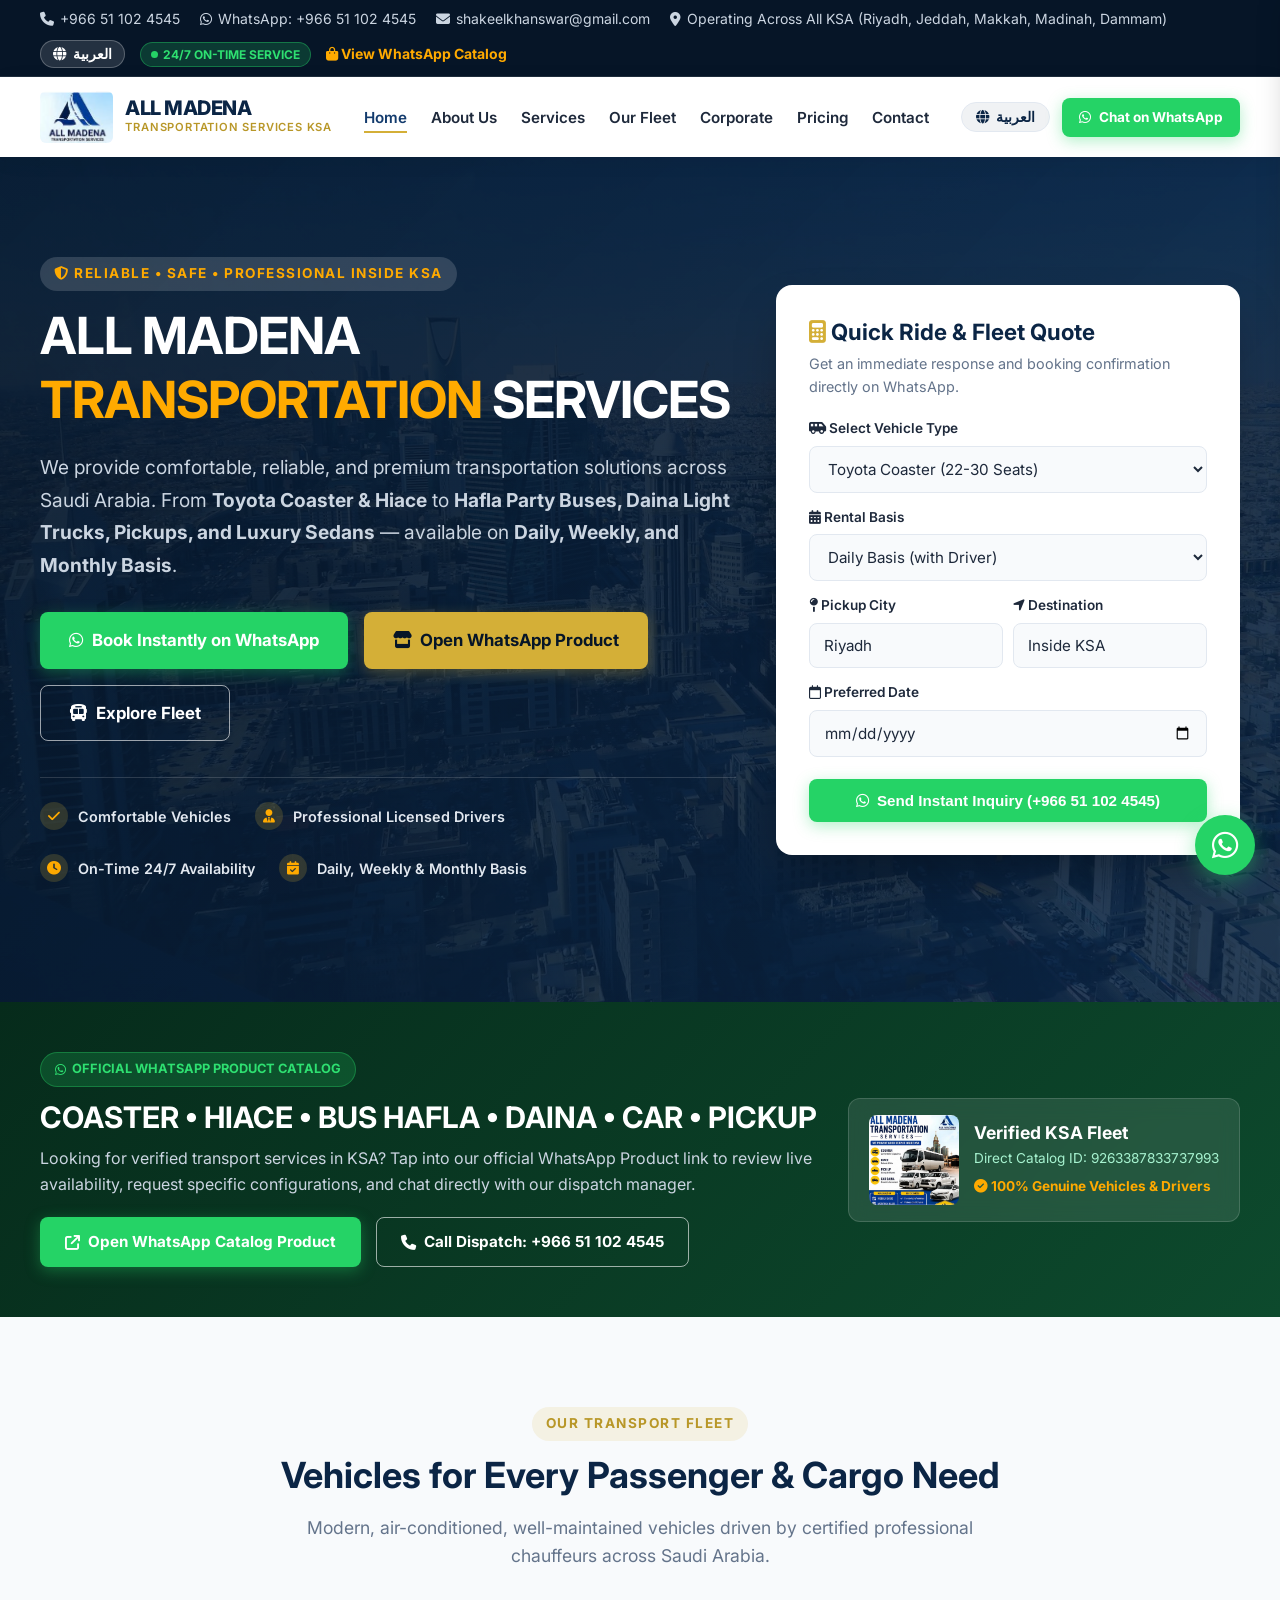
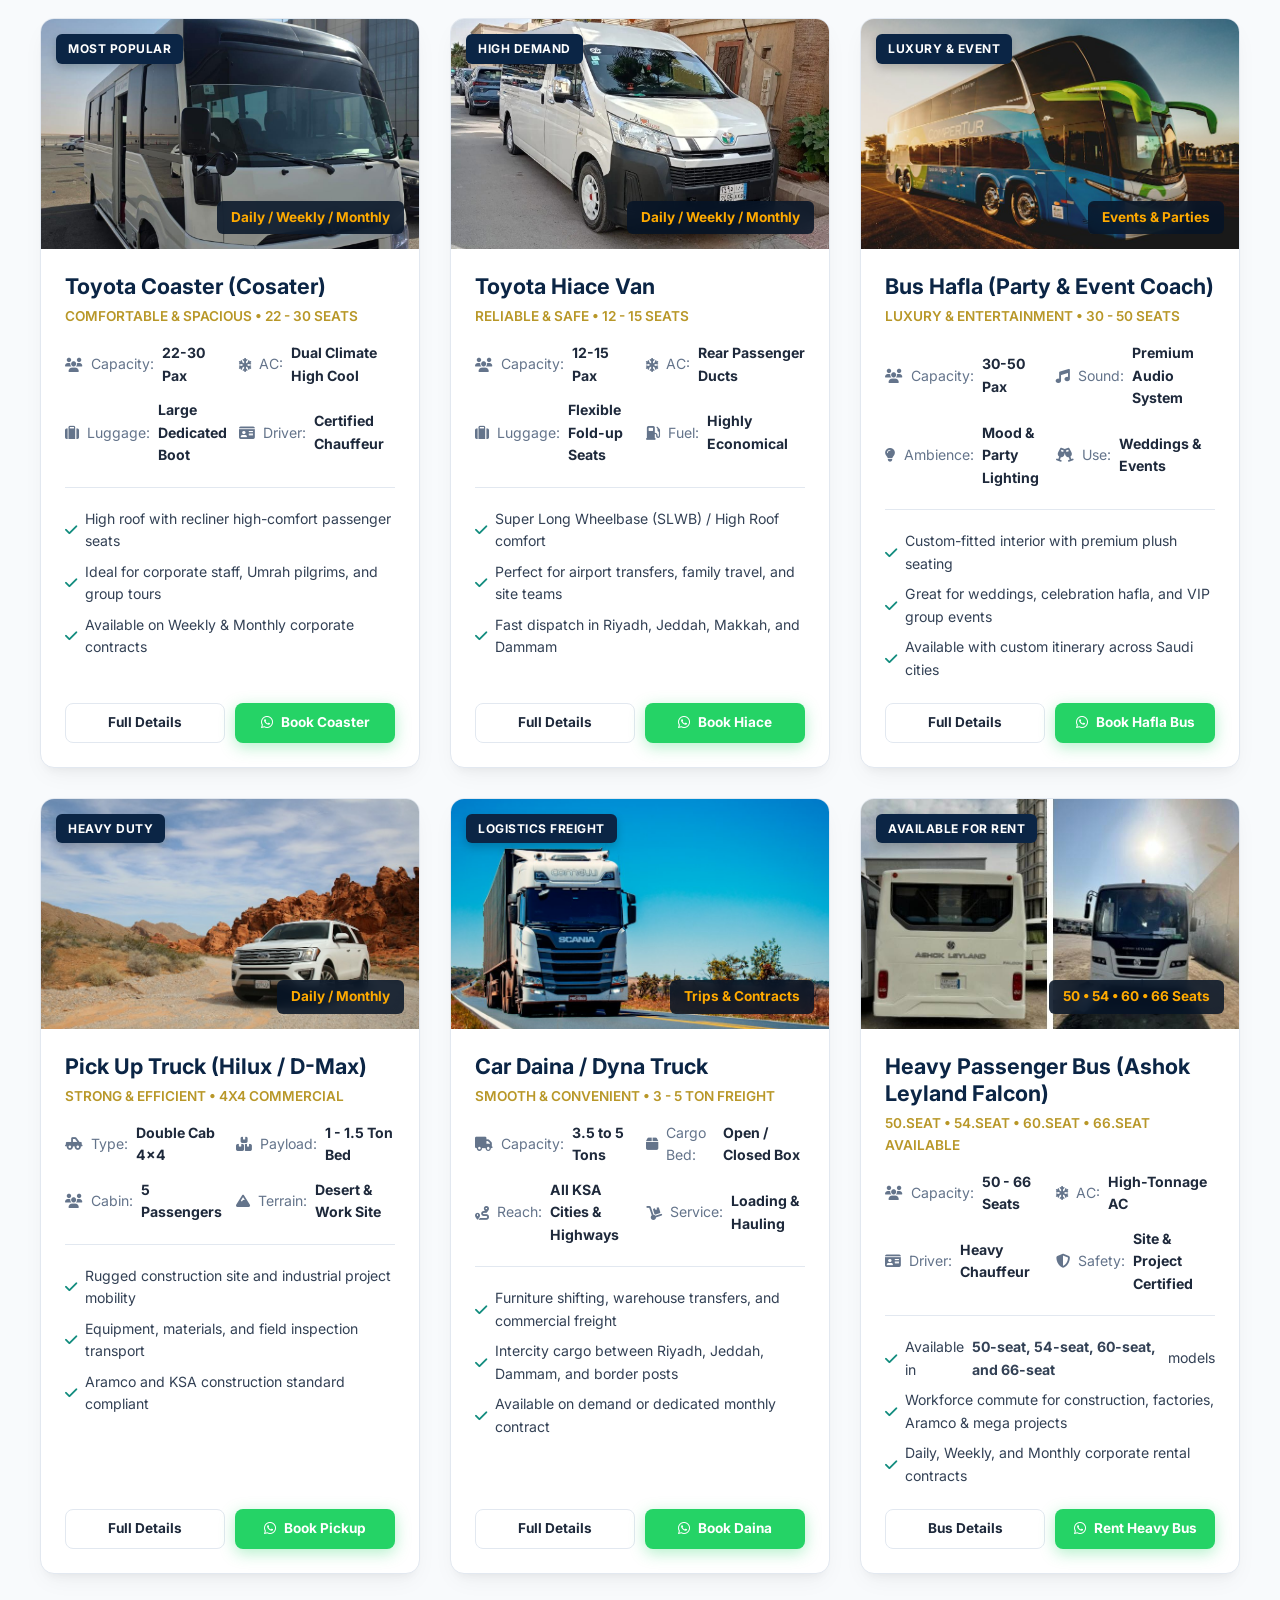
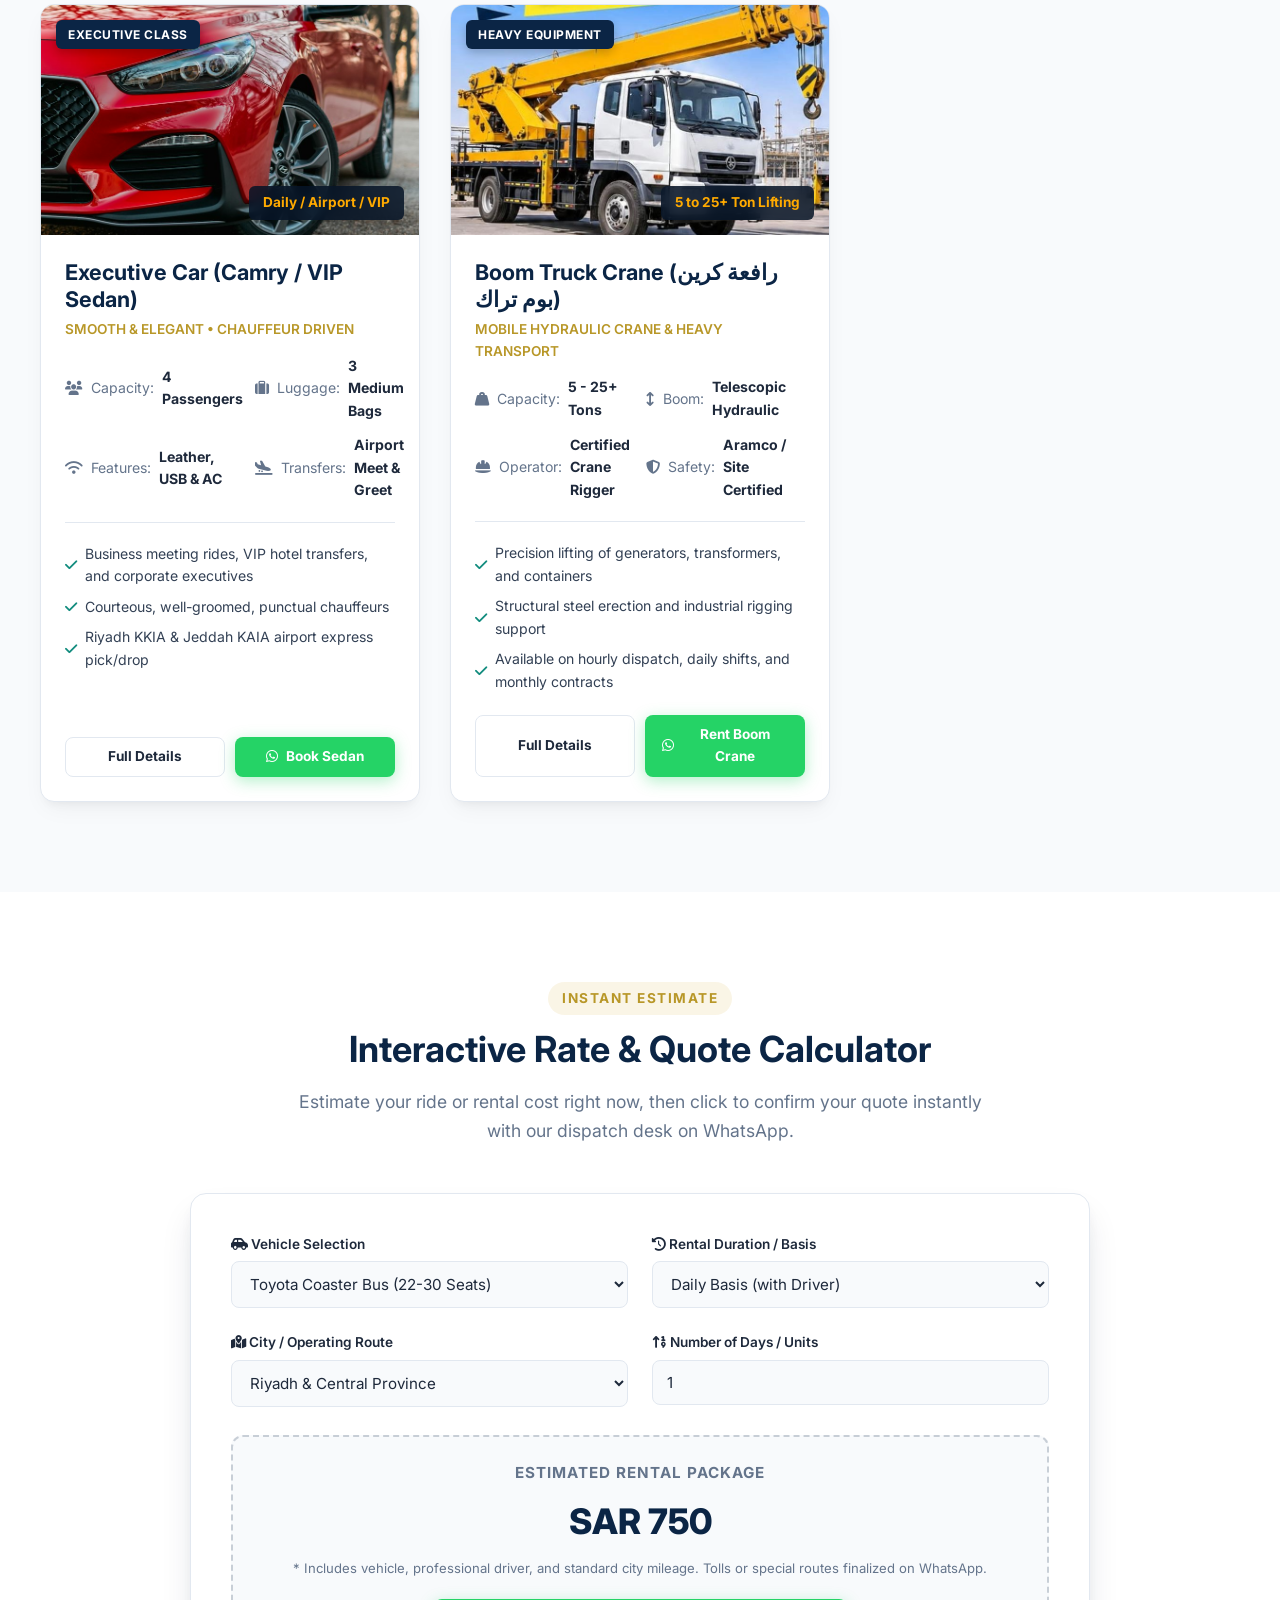
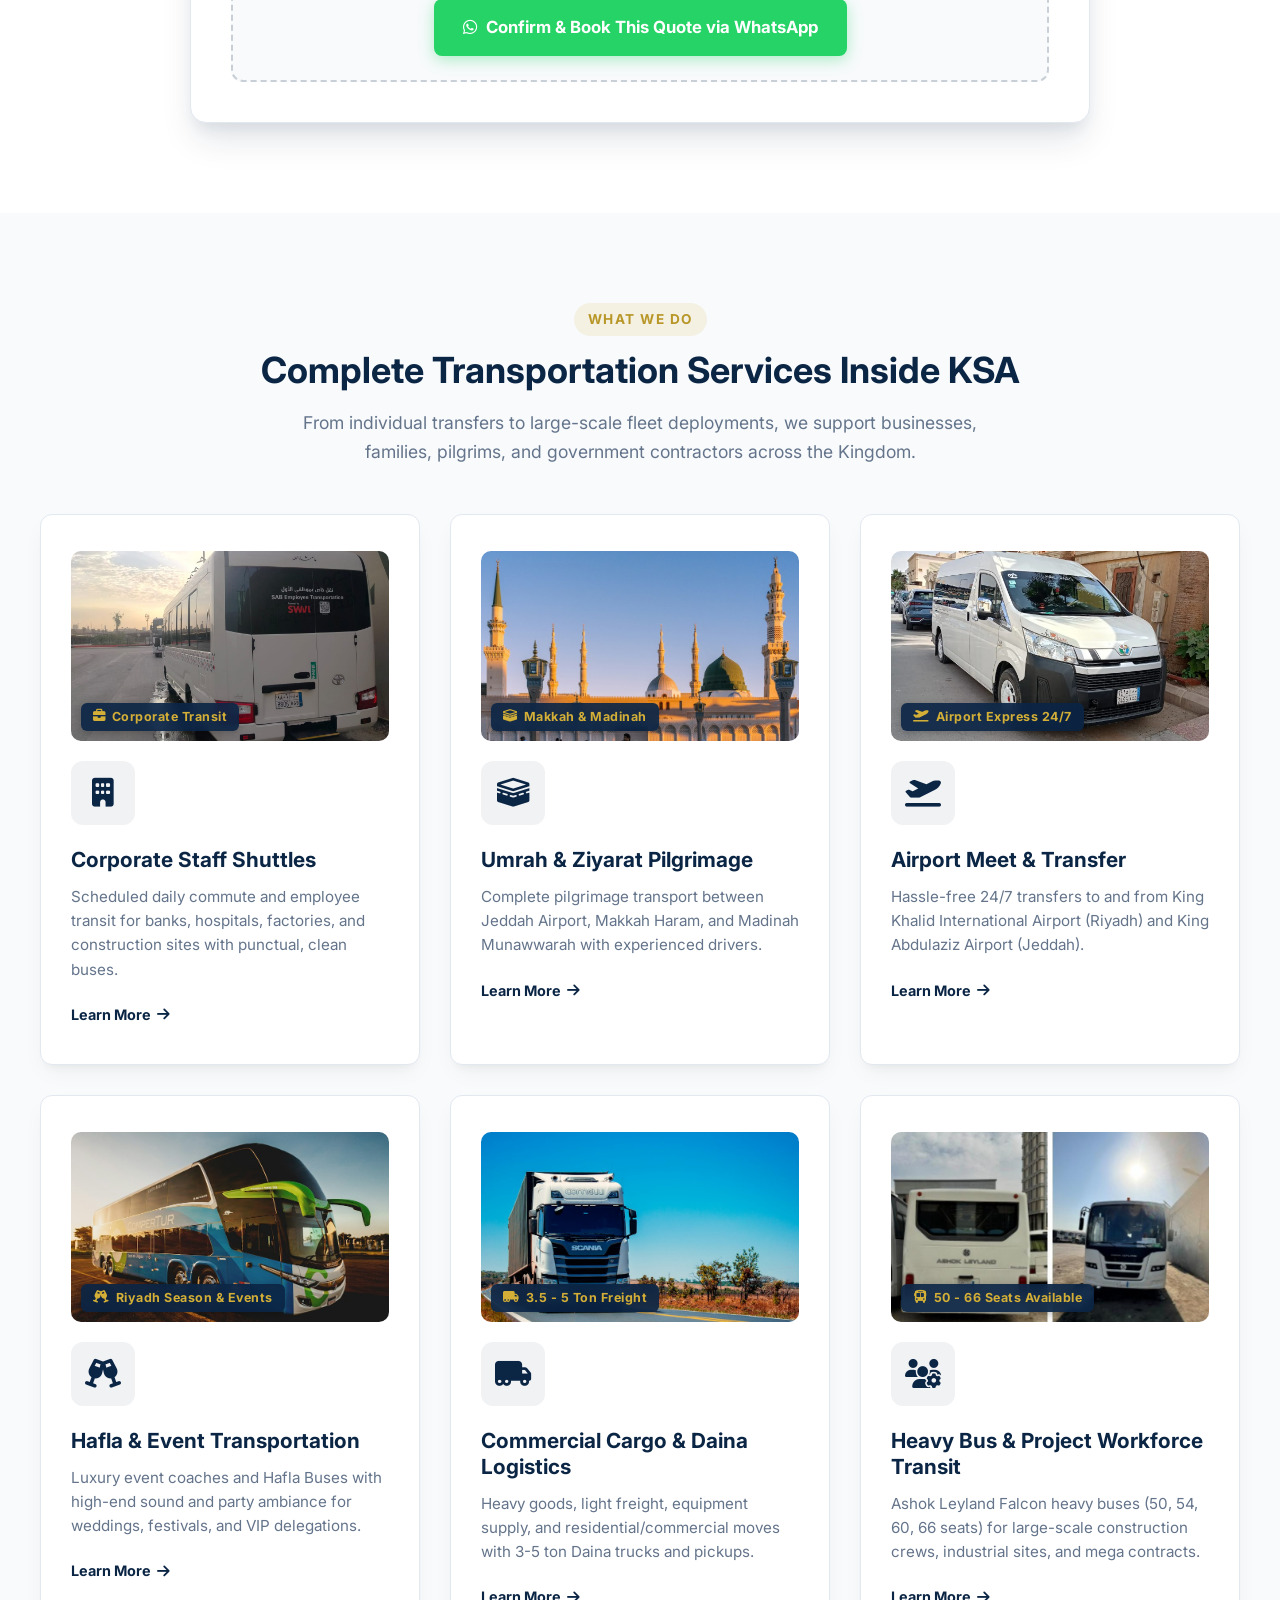
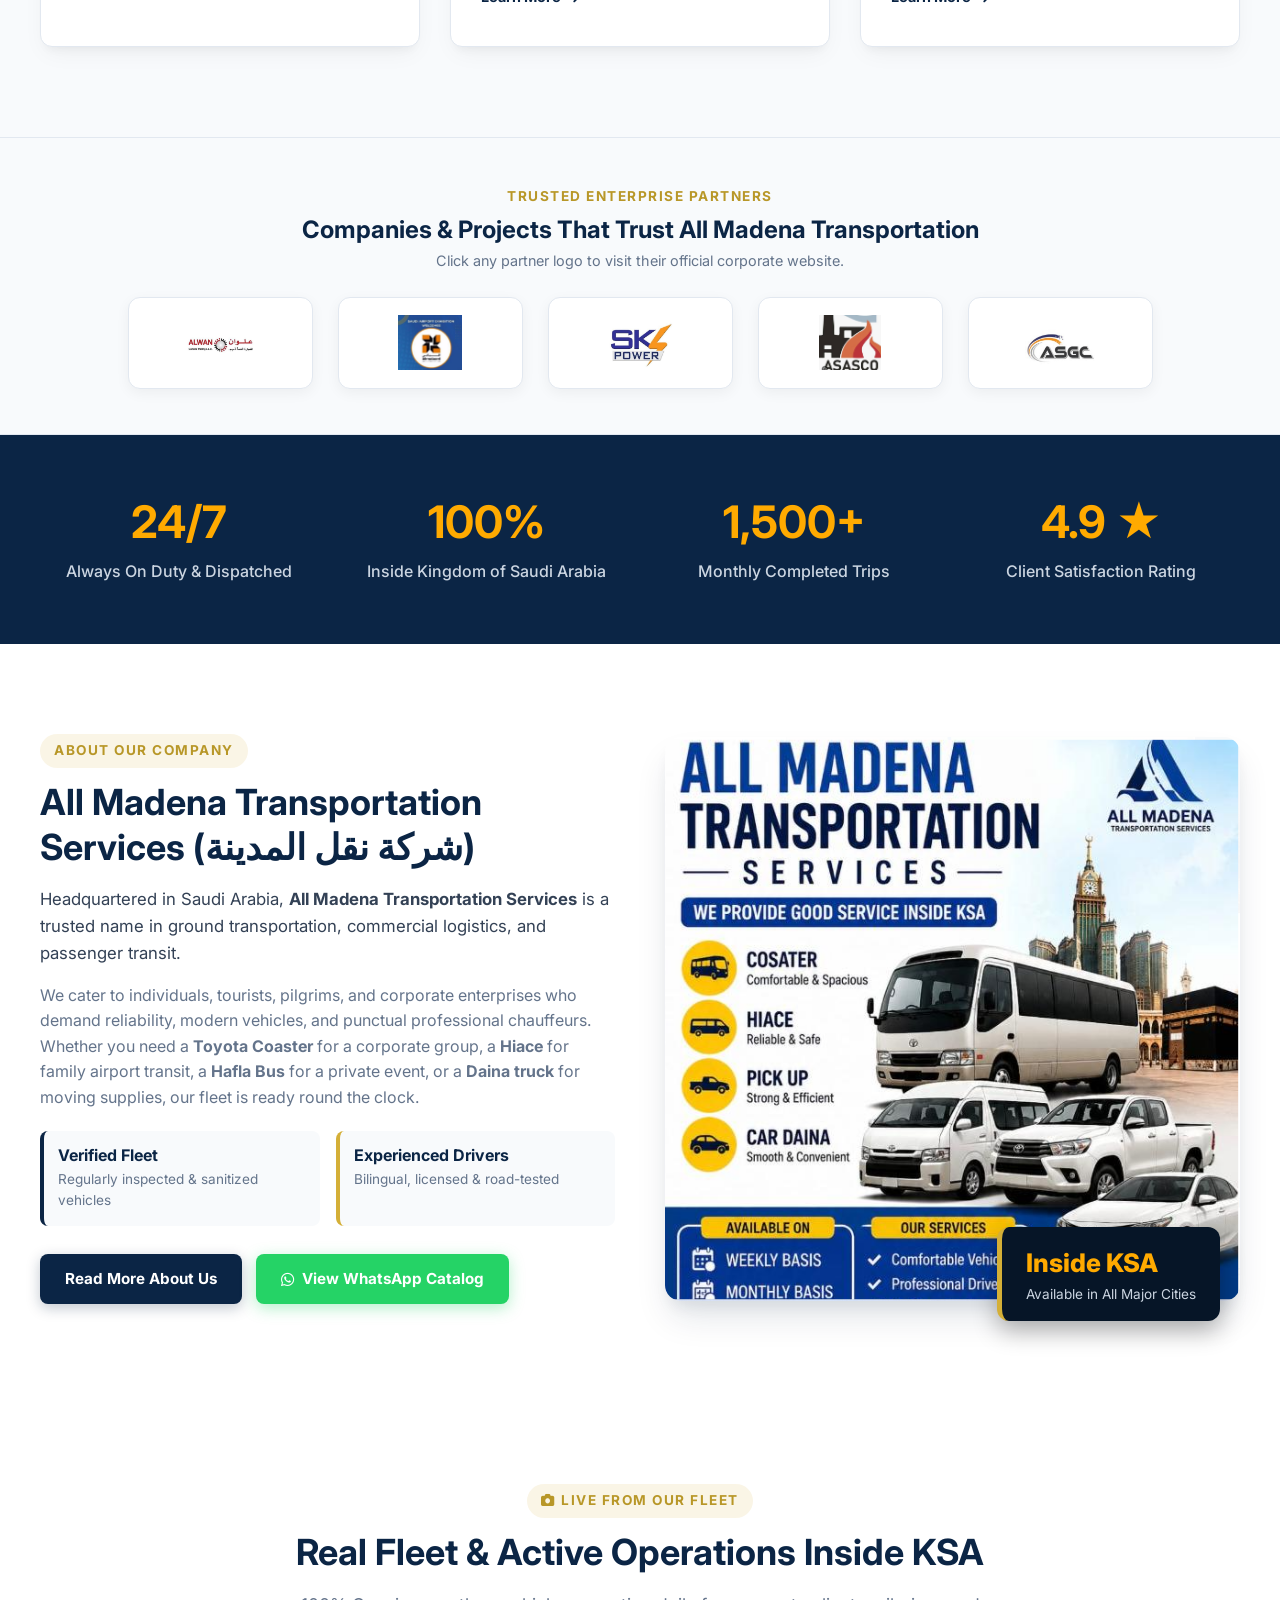
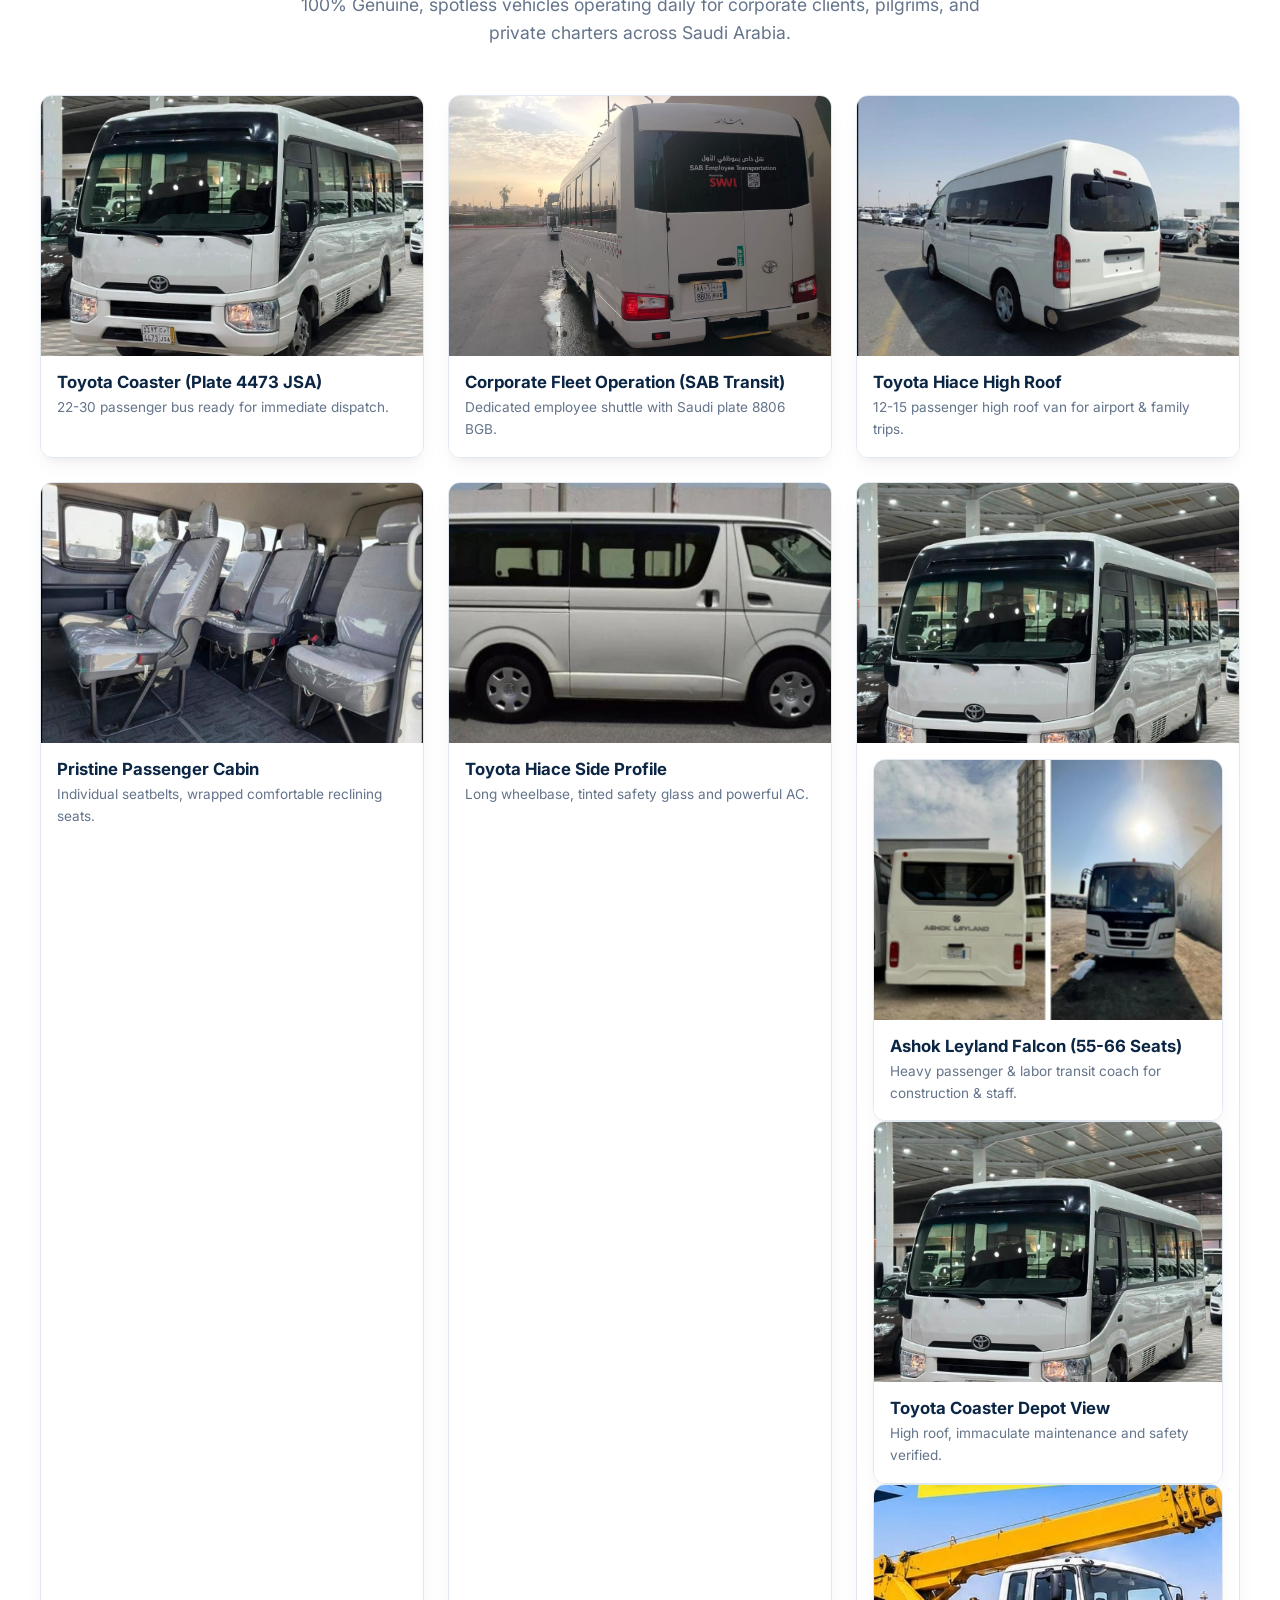
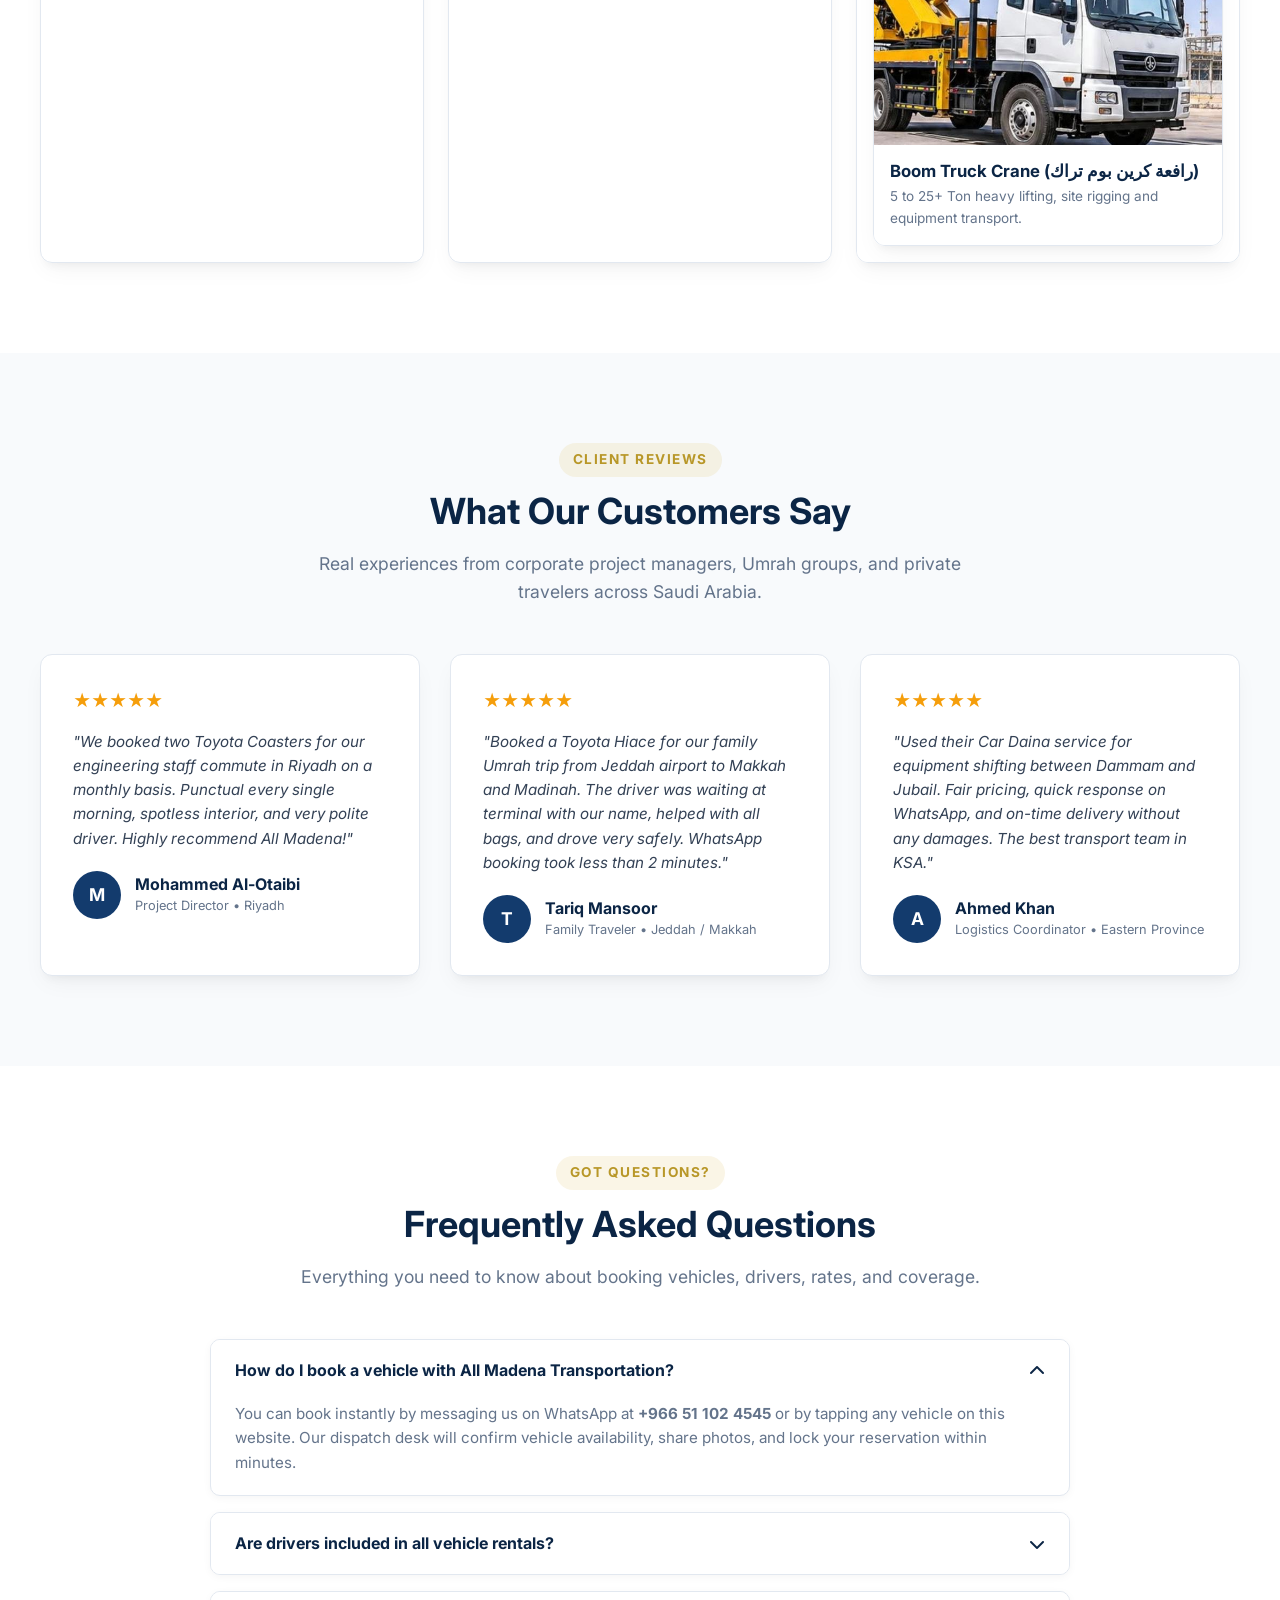
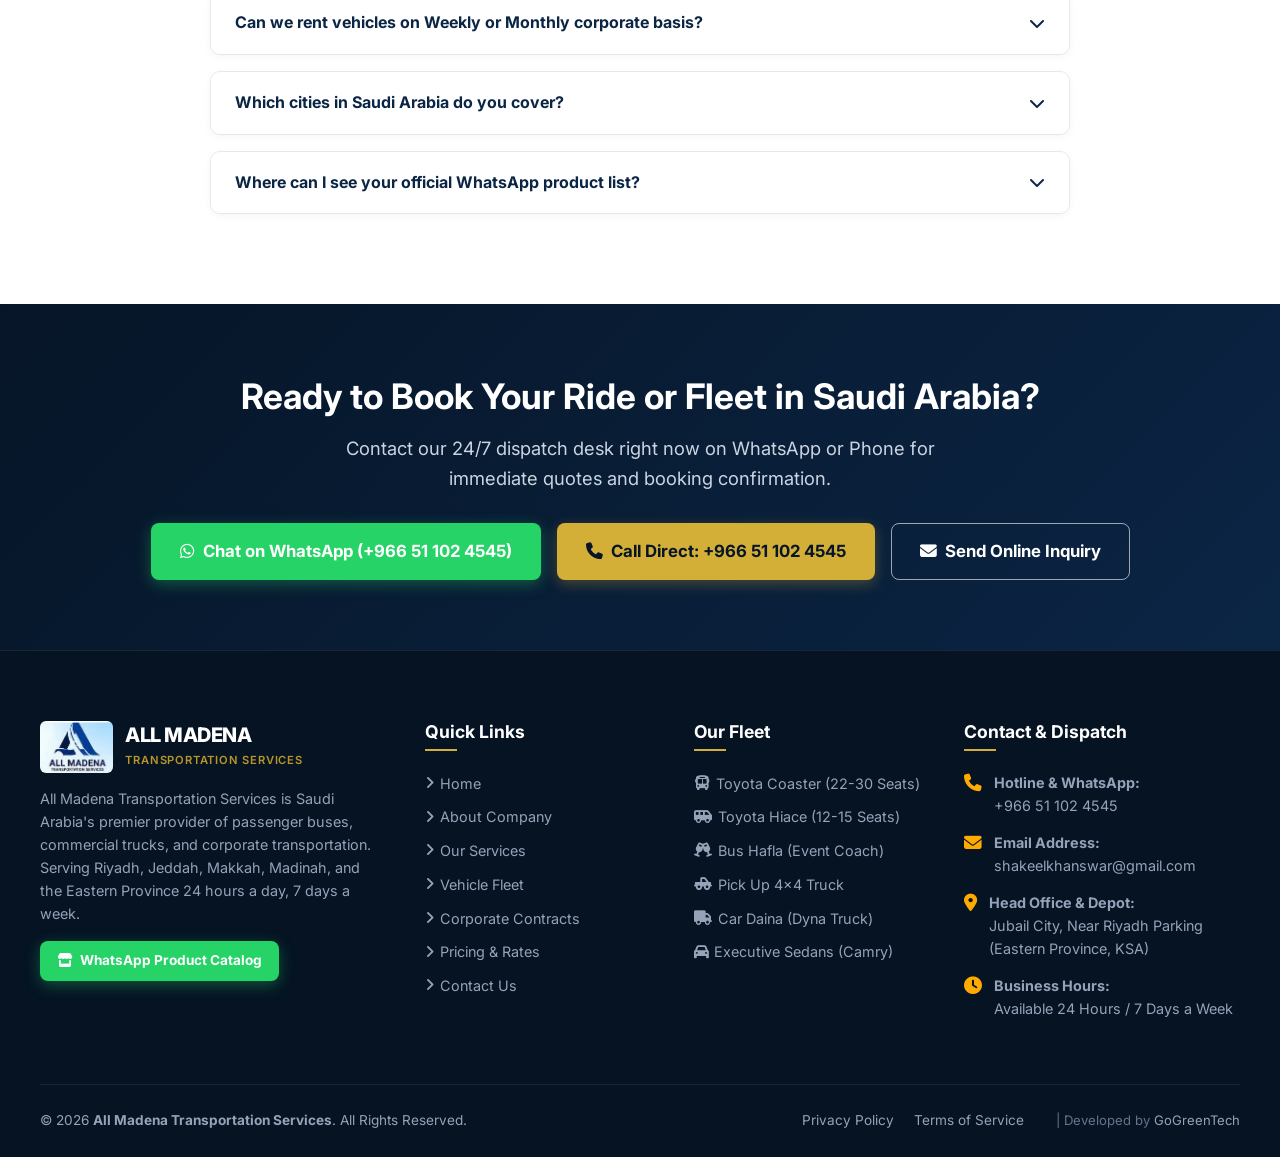
<file: index.html>
<!DOCTYPE html>
<html lang="en">
<head>
  <meta charset="UTF-8">
  <meta name="viewport" content="width=device-width, initial-scale=1.0">
  <title>All Madena Transportation Services | Coaster, Hiace, Hafla Bus, Pickup & Daina Rental KSA</title>
  <meta name="description" content="All Madena Transportation Services provides premium vehicle and passenger transportation across Saudi Arabia. Toyota Coaster, Hiace, Hafla Bus, Pickup, Daina & Cars on Daily, Weekly, and Monthly basis. Available 24/7.">
  <meta name="keywords" content="All Madena Transportation, Coaster rental Riyadh, Hiace rental KSA, Hafla bus Saudi Arabia, Daina rental, Pickup truck KSA, Umrah transport, corporate staff bus rental">
  
  <!-- Open Graph / Meta -->
  <meta property="og:title" content="All Madena Transportation Services - KSA">
  <meta property="og:description" content="Reliable & Comfortable Transportation Services inside Saudi Arabia. 24/7 Service, Professional Drivers.">
  <meta property="og:image" content="assets/images/all-madena-banner.png">
  <meta property="og:url" content="https://allmadenatransportation.com/">
  <meta property="og:type" content="website">

  <!-- Favicon -->
  <link rel="icon" type="image/png" href="assets/images/logo.png">

  <!-- Font Awesome Icons -->
  <link rel="stylesheet" href="https://cdnjs.cloudflare.com/ajax/libs/font-awesome/6.5.1/css/all.min.css">
  
  <!-- Google Fonts -->
  <link rel="preconnect" href="https://fonts.googleapis.com">
  <link rel="preconnect" href="https://fonts.gstatic.com" crossorigin>
  <link href="https://fonts.googleapis.com/css2?family=Inter:wght@400;500;600;700;800&family=Cairo:wght@600;700;800&display=swap" rel="stylesheet">

  <!-- Core CSS -->
  <link rel="stylesheet" href="assets/css/style.css">
</head>
<body>

  <!-- Top Bar -->
  <div class="top-bar">
    <div class="container">
      <div class="top-info">
        <a href="tel:+966511024545"><i class="fa-solid fa-phone"></i> +966 51 102 4545</a>
        <a href="https://wa.me/966511024545" target="_blank"><i class="fa-brands fa-whatsapp"></i> WhatsApp: +966 51 102 4545</a>
        <a href="mailto:shakeelkhanswar@gmail.com"><i class="fa-solid fa-envelope"></i> shakeelkhanswar@gmail.com</a>
        <span><i class="fa-solid fa-location-dot"></i> Operating Across All KSA (Riyadh, Jeddah, Makkah, Madinah, Dammam)</span>
      </div>
      <div class="top-actions">
        <button class="lang-switch-btn" type="button"><i class="fa-solid fa-globe"></i> العربية</button>
        
        <span class="badge-24-7"><span class="badge-pulse"></span> 24/7 ON-TIME SERVICE</span>
        <a href="https://wa.me/p/9263387833737993/966511024545" target="_blank" style="color: var(--accent-bright); font-weight: 700;">
          <i class="fa-solid fa-bag-shopping"></i> View WhatsApp Catalog
        </a>
      </div>
    </div>
  </div>

  <!-- Header -->
  <header class="site-header">
    <div class="container">
      <nav class="navbar">
        <a href="index.html" class="brand-logo">
          <img src="assets/images/logo.png" alt="All Madena Transportation Logo">
          <div class="brand-text">
            <span class="brand-name">ALL MADENA</span>
            <span class="brand-tagline">Transportation Services KSA</span>
          </div>
        </a>

        <ul class="nav-menu">
          <li><a href="index.html" class="nav-link active">Home</a></li>
          <li><a href="about.html" class="nav-link">About Us</a></li>
          <li><a href="services.html" class="nav-link">Services</a></li>
          <li><a href="fleet.html" class="nav-link">Our Fleet</a></li>
          <li><a href="corporate-contracts.html" class="nav-link">Corporate</a></li>
          <li><a href="pricing.html" class="nav-link">Pricing</a></li>
          <li><a href="contact.html" class="nav-link">Contact</a></li>
        </ul>

        <div class="nav-cta">
          <button class="lang-switch-nav" type="button"><i class="fa-solid fa-globe"></i> العربية</button>
          
          <a href="https://wa.me/966511024545?text=Hello%20All%20Madena%20Transportation,%20I%20want%20to%20book%20a%20vehicle" target="_blank" class="btn btn-whatsapp btn-sm">
            <i class="fa-brands fa-whatsapp"></i> Chat on WhatsApp
          </a>
          <button class="mobile-toggle" aria-label="Open Navigation Menu" type="button"><i class="fa-solid fa-bars-staggered"></i></button>
        </div>
              <div class="mobile-actions">
          <button class="lang-switch-nav" type="button" aria-label="Language"><i class="fa-solid fa-globe"></i></button>
          <a href="https://wa.me/966511024545" target="_blank" class="btn btn-whatsapp btn-sm" style="padding: 8px; border-radius: 50%; width: 38px; height: 38px; display: inline-flex; align-items: center; justify-content: center;"><i class="fa-brands fa-whatsapp"></i></a>
          <button class="mobile-toggle" aria-label="Open Navigation Menu" type="button"><i class="fa-solid fa-bars-staggered"></i></button>
        </div>
      </nav>
    </div>
  </header>

  <!-- Hero Section -->
  <section class="hero-section">
    <div class="container">
      <div class="hero-content">
        <div class="hero-text">
          <span class="section-tag" style="background: rgba(255,255,255,0.15); color: var(--accent-bright);">
            <i class="fa-solid fa-shield-halved"></i> Reliable • Safe • Professional inside KSA
          </span>
          <h1>ALL MADENA <span>TRANSPORTATION</span> SERVICES</h1>
          <p>We provide comfortable, reliable, and premium transportation solutions across Saudi Arabia. From <strong>Toyota Coaster & Hiace</strong> to <strong>Hafla Party Buses, Daina Light Trucks, Pickups, and Luxury Sedans</strong> — available on <strong>Daily, Weekly, and Monthly Basis</strong>.</p>
          
          <div class="hero-buttons">
            <a href="https://wa.me/966511024545?text=Hello%20All%20Madena%20Transportation,%20I%20would%20like%20to%20inquire%20about%20booking%20a%20vehicle%20in%20Saudi%20Arabia" target="_blank" class="btn btn-whatsapp btn-lg">
              <i class="fa-brands fa-whatsapp"></i> Book Instantly on WhatsApp
            </a>
            <a href="https://wa.me/p/9263387833737993/966511024545" target="_blank" class="btn btn-accent btn-lg">
              <i class="fa-solid fa-store"></i> Open WhatsApp Product
            </a>
            <a href="#fleet" class="btn btn-outline btn-lg">
              <i class="fa-solid fa-bus"></i> Explore Fleet
            </a>
          </div>

          <div class="hero-features">
            <div class="hero-feature-item">
              <div class="hero-feature-icon"><i class="fa-solid fa-check"></i></div>
              <span>Comfortable Vehicles</span>
            </div>
            <div class="hero-feature-item">
              <div class="hero-feature-icon"><i class="fa-solid fa-user-tie"></i></div>
              <span>Professional Licensed Drivers</span>
            </div>
            <div class="hero-feature-item">
              <div class="hero-feature-icon"><i class="fa-solid fa-clock"></i></div>
              <span>On-Time 24/7 Availability</span>
            </div>
            <div class="hero-feature-item">
              <div class="hero-feature-icon"><i class="fa-solid fa-calendar-check"></i></div>
              <span>Daily, Weekly & Monthly Basis</span>
            </div>
          </div>
        </div>

        <!-- Quick Booking Card -->
        <div class="hero-booking-card">
          <h3><i class="fa-solid fa-calculator" style="color: var(--accent);"></i> Quick Ride & Fleet Quote</h3>
          <p>Get an immediate response and booking confirmation directly on WhatsApp.</p>
          
          <form id="quickBookingForm" class="booking-form">
            <div class="form-group">
              <label><i class="fa-solid fa-van-shuttle"></i> Select Vehicle Type</label>
              <select id="quickVehicle" class="form-control" required>
                <option value="Toyota Coaster (22-30 Seats)">Toyota Coaster (22-30 Seats)</option>
                <option value="Toyota Hiace (12-15 Seats)">Toyota Hiace (12-15 Seats)</option>
                <option value="Hafla Bus / Luxury Coach (30-50 Seats)">Hafla Bus / Luxury Coach (30-50 Seats)</option>
                <option value="Heavy Bus (50, 54, 60, 66 Seats)">Heavy Bus (50, 54, 60, 66 Seats Available for Rent)</option>
                <option value="Pick Up Truck (Hilux/D-Max)">Pick Up Truck (Hilux/D-Max)</option>
                <option value="Car Daina Light Truck">Car Daina / Dyna Truck (3-5 Ton)</option>
                <option value="Boom Truck Crane (5-25+ Ton Lifting)">Boom Truck Crane / Mobile Crane (5-25+ Ton)</option>
                <option value="Executive Sedan (Camry/VIP)">Executive Sedan (Camry/VIP)</option>
              </select>
            </div>

            <div class="form-group">
              <label><i class="fa-solid fa-calendar-days"></i> Rental Basis</label>
              <select id="quickBasis" class="form-control" required>
                <option value="Daily Basis">Daily Basis (with Driver)</option>
                <option value="Weekly Basis">Weekly Basis (Discounted)</option>
                <option value="Monthly Basis">Monthly Corporate Contract</option>
                <option value="Single Airport/City Transfer">Airport / Intercity Transfer</option>
              </select>
            </div>

            <div style="display: grid; grid-template-columns: 1fr 1fr; gap: 10px;">
              <div class="form-group">
                <label><i class="fa-solid fa-map-pin"></i> Pickup City</label>
                <input type="text" id="quickPickup" class="form-control" placeholder="e.g. Riyadh / Jeddah" value="Riyadh" required>
              </div>
              <div class="form-group">
                <label><i class="fa-solid fa-location-arrow"></i> Destination</label>
                <input type="text" id="quickDestination" class="form-control" placeholder="e.g. Makkah / Dammam" value="Inside KSA" required>
              </div>
            </div>

            <div class="form-group">
              <label><i class="fa-regular fa-calendar"></i> Preferred Date</label>
              <input type="date" id="quickDate" class="form-control">
            </div>

            <button type="submit" class="btn btn-whatsapp" style="width: 100%; margin-top: 8px;">
              <i class="fa-brands fa-whatsapp"></i> Send Instant Inquiry (+966 51 102 4545)
            </button>
          </form>
        </div>
      </div>
    </div>
  </section>

  <!-- WhatsApp Product Spotlight Banner -->
  <section class="catalog-spotlight">
    <div class="container">
      <div class="catalog-spotlight-inner">
        <div class="catalog-info">
          <span class="catalog-badge"><i class="fa-brands fa-whatsapp"></i> OFFICIAL WHATSAPP PRODUCT CATALOG</span>
          <h2>COASTER • HIACE • BUS HAFLA • DAINA • CAR • PICKUP</h2>
          <p>Looking for verified transport services in KSA? Tap into our official WhatsApp Product link to review live availability, request specific configurations, and chat directly with our dispatch manager.</p>
          <div class="catalog-actions">
            <a href="https://wa.me/p/9263387833737993/966511024545" target="_blank" class="btn btn-whatsapp">
              <i class="fa-solid fa-arrow-up-right-from-square"></i> Open WhatsApp Catalog Product
            </a>
            <a href="tel:+966511024545" class="btn btn-outline">
              <i class="fa-solid fa-phone"></i> Call Dispatch: +966 51 102 4545
            </a>
          </div>
        </div>

        <div class="catalog-media">
          <img src="assets/images/all-madena-banner.png" alt="All Madena WhatsApp Fleet">
          <div class="catalog-media-text">
            <h4>Verified KSA Fleet</h4>
            <p>Direct Catalog ID: 9263387833737993</p>
            <p style="color: var(--accent-bright); font-weight: 700; margin-top: 6px;">
              <i class="fa-solid fa-circle-check"></i> 100% Genuine Vehicles & Drivers
            </p>
          </div>
        </div>
      </div>
    </div>
  </section>

  <!-- Fleet Showcase Section -->
  <section id="fleet" class="section-padding bg-light">
    <div class="container">
      <div class="text-center">
        <span class="section-tag">Our Transport Fleet</span>
        <h2 class="section-title">Vehicles for Every Passenger & Cargo Need</h2>
        <p class="section-subtitle">Modern, air-conditioned, well-maintained vehicles driven by certified professional chauffeurs across Saudi Arabia.</p>
      </div>

      <div class="fleet-grid">
        <!-- 1. Toyota Coaster -->
        <div class="fleet-card">
          <div class="fleet-image-wrap">
            <img src="assets/images/real-coaster-modern.jpg" alt="Toyota Coaster Bus">
            <span class="fleet-badge">Most Popular</span>
            <span class="fleet-rate-badge">Daily / Weekly / Monthly</span>
          </div>
          <div class="fleet-body">
            <h3 class="fleet-title">Toyota Coaster (Cosater)</h3>
            <span class="fleet-subtitle">Comfortable & Spacious • 22 - 30 Seats</span>
            <div class="fleet-specs">
              <div class="spec-item"><i class="fa-solid fa-users"></i> Capacity: <strong>22-30 Pax</strong></div>
              <div class="spec-item"><i class="fa-solid fa-snowflake"></i> AC: <strong>Dual Climate High Cool</strong></div>
              <div class="spec-item"><i class="fa-solid fa-suitcase"></i> Luggage: <strong>Large Dedicated Boot</strong></div>
              <div class="spec-item"><i class="fa-solid fa-id-card"></i> Driver: <strong>Certified Chauffeur</strong></div>
            </div>
            <ul class="fleet-features-list">
              <li><i class="fa-solid fa-check"></i> High roof with recliner high-comfort passenger seats</li>
              <li><i class="fa-solid fa-check"></i> Ideal for corporate staff, Umrah pilgrims, and group tours</li>
              <li><i class="fa-solid fa-check"></i> Available on Weekly & Monthly corporate contracts</li>
            </ul>
            <div class="fleet-footer">
              <a href="coaster-hiace.html" class="btn btn-outline-dark btn-sm">Full Details</a>
              <a href="https://wa.me/966511024545?text=Hello,%20I%20want%20to%20book%20a%20Toyota%20Coaster%20(Cosater)%20Bus" target="_blank" class="btn btn-whatsapp btn-sm">
                <i class="fa-brands fa-whatsapp"></i> Book Coaster
              </a>
            </div>
          </div>
        </div>

        <!-- 2. Toyota Hiace -->
        <div class="fleet-card">
          <div class="fleet-image-wrap">
            <img src="assets/images/real-hiace-latest.jpg" alt="Toyota Hiace Van">
            <span class="fleet-badge">High Demand</span>
            <span class="fleet-rate-badge">Daily / Weekly / Monthly</span>
          </div>
          <div class="fleet-body">
            <h3 class="fleet-title">Toyota Hiace Van</h3>
            <span class="fleet-subtitle">Reliable & Safe • 12 - 15 Seats</span>
            <div class="fleet-specs">
              <div class="spec-item"><i class="fa-solid fa-users"></i> Capacity: <strong>12-15 Pax</strong></div>
              <div class="spec-item"><i class="fa-solid fa-snowflake"></i> AC: <strong>Rear Passenger Ducts</strong></div>
              <div class="spec-item"><i class="fa-solid fa-suitcase"></i> Luggage: <strong>Flexible Fold-up Seats</strong></div>
              <div class="spec-item"><i class="fa-solid fa-gas-pump"></i> Fuel: <strong>Highly Economical</strong></div>
            </div>
            <ul class="fleet-features-list">
              <li><i class="fa-solid fa-check"></i> Super Long Wheelbase (SLWB) / High Roof comfort</li>
              <li><i class="fa-solid fa-check"></i> Perfect for airport transfers, family travel, and site teams</li>
              <li><i class="fa-solid fa-check"></i> Fast dispatch in Riyadh, Jeddah, Makkah, and Dammam</li>
            </ul>
            <div class="fleet-footer">
              <a href="coaster-hiace.html" class="btn btn-outline-dark btn-sm">Full Details</a>
              <a href="https://wa.me/966511024545?text=Hello,%20I%20want%20to%20book%20a%20Toyota%20Hiace%20Van" target="_blank" class="btn btn-whatsapp btn-sm">
                <i class="fa-brands fa-whatsapp"></i> Book Hiace
              </a>
            </div>
          </div>
        </div>

        <!-- 3. Hafla Bus / Event Coach -->
        <div class="fleet-card">
          <div class="fleet-image-wrap">
            <img src="assets/images/hafla-bus.jpg" alt="Hafla Bus Luxury Coach">
            <span class="fleet-badge">Luxury & Event</span>
            <span class="fleet-rate-badge">Events & Parties</span>
          </div>
          <div class="fleet-body">
            <h3 class="fleet-title">Bus Hafla (Party & Event Coach)</h3>
            <span class="fleet-subtitle">Luxury & Entertainment • 30 - 50 Seats</span>
            <div class="fleet-specs">
              <div class="spec-item"><i class="fa-solid fa-users"></i> Capacity: <strong>30-50 Pax</strong></div>
              <div class="spec-item"><i class="fa-solid fa-music"></i> Sound: <strong>Premium Audio System</strong></div>
              <div class="spec-item"><i class="fa-solid fa-lightbulb"></i> Ambience: <strong>Mood & Party Lighting</strong></div>
              <div class="spec-item"><i class="fa-solid fa-champagne-glasses"></i> Use: <strong>Weddings & Events</strong></div>
            </div>
            <ul class="fleet-features-list">
              <li><i class="fa-solid fa-check"></i> Custom-fitted interior with premium plush seating</li>
              <li><i class="fa-solid fa-check"></i> Great for weddings, celebration hafla, and VIP group events</li>
              <li><i class="fa-solid fa-check"></i> Available with custom itinerary across Saudi cities</li>
            </ul>
            <div class="fleet-footer">
              <a href="hafla-bus.html" class="btn btn-outline-dark btn-sm">Full Details</a>
              <a href="https://wa.me/966511024545?text=Hello,%20I%20want%20to%20book%20a%20Bus%20Hafla%20(Party/Event%20Coach)" target="_blank" class="btn btn-whatsapp btn-sm">
                <i class="fa-brands fa-whatsapp"></i> Book Hafla Bus
              </a>
            </div>
          </div>
        </div>

        <!-- 4. Pick Up Truck -->
        <div class="fleet-card">
          <div class="fleet-image-wrap">
            <img src="assets/images/pickup-truck.jpg" alt="Toyota Hilux Pickup Truck">
            <span class="fleet-badge">Heavy Duty</span>
            <span class="fleet-rate-badge">Daily / Monthly</span>
          </div>
          <div class="fleet-body">
            <h3 class="fleet-title">Pick Up Truck (Hilux / D-Max)</h3>
            <span class="fleet-subtitle">Strong & Efficient • 4x4 Commercial</span>
            <div class="fleet-specs">
              <div class="spec-item"><i class="fa-solid fa-truck-pickup"></i> Type: <strong>Double Cab 4x4</strong></div>
              <div class="spec-item"><i class="fa-solid fa-boxes-stacked"></i> Payload: <strong>1 - 1.5 Ton Bed</strong></div>
              <div class="spec-item"><i class="fa-solid fa-users"></i> Cabin: <strong>5 Passengers</strong></div>
              <div class="spec-item"><i class="fa-solid fa-mountain"></i> Terrain: <strong>Desert & Work Site</strong></div>
            </div>
            <ul class="fleet-features-list">
              <li><i class="fa-solid fa-check"></i> Rugged construction site and industrial project mobility</li>
              <li><i class="fa-solid fa-check"></i> Equipment, materials, and field inspection transport</li>
              <li><i class="fa-solid fa-check"></i> Aramco and KSA construction standard compliant</li>
            </ul>
            <div class="fleet-footer">
              <a href="daina-pickup.html" class="btn btn-outline-dark btn-sm">Full Details</a>
              <a href="https://wa.me/966511024545?text=Hello,%20I%20want%20to%20book%20a%20Pick%20Up%20Truck" target="_blank" class="btn btn-whatsapp btn-sm">
                <i class="fa-brands fa-whatsapp"></i> Book Pickup
              </a>
            </div>
          </div>
        </div>

        <!-- 5. Car Daina (Dyna Truck) -->
        <div class="fleet-card">
          <div class="fleet-image-wrap">
            <img src="assets/images/daina-truck.jpg" alt="Car Daina Dyna Truck">
            <span class="fleet-badge">Logistics Freight</span>
            <span class="fleet-rate-badge">Trips & Contracts</span>
          </div>
          <div class="fleet-body">
            <h3 class="fleet-title">Car Daina / Dyna Truck</h3>
            <span class="fleet-subtitle">Smooth & Convenient • 3 - 5 Ton Freight</span>
            <div class="fleet-specs">
              <div class="spec-item"><i class="fa-solid fa-truck"></i> Capacity: <strong>3.5 to 5 Tons</strong></div>
              <div class="spec-item"><i class="fa-solid fa-box"></i> Cargo Bed: <strong>Open / Closed Box</strong></div>
              <div class="spec-item"><i class="fa-solid fa-route"></i> Reach: <strong>All KSA Cities & Highways</strong></div>
              <div class="spec-item"><i class="fa-solid fa-dolly"></i> Service: <strong>Loading & Hauling</strong></div>
            </div>
            <ul class="fleet-features-list">
              <li><i class="fa-solid fa-check"></i> Furniture shifting, warehouse transfers, and commercial freight</li>
              <li><i class="fa-solid fa-check"></i> Intercity cargo between Riyadh, Jeddah, Dammam, and border posts</li>
              <li><i class="fa-solid fa-check"></i> Available on demand or dedicated monthly contract</li>
            </ul>
            <div class="fleet-footer">
              <a href="daina-pickup.html" class="btn btn-outline-dark btn-sm">Full Details</a>
              <a href="https://wa.me/966511024545?text=Hello,%20I%20want%20to%20book%20a%20Car%20Daina%20(Dyna%20Truck)" target="_blank" class="btn btn-whatsapp btn-sm">
                <i class="fa-brands fa-whatsapp"></i> Book Daina
              </a>
            </div>
          </div>
        </div>

                <!-- Heavy Passenger Bus (50, 54, 60 & 66 Seats) -->
        <div class="fleet-card">
          <div class="fleet-image-wrap">
            <img src="assets/images/real-ashok-leyland-bus.jpg" alt="Heavy Passenger Bus Ashok Leyland Falcon 50 54 60 66 Seats">
            <span class="fleet-badge">Available for Rent</span>
            <span class="fleet-rate-badge">50 • 54 • 60 • 66 Seats</span>
          </div>
          <div class="fleet-body">
            <h3 class="fleet-title">Heavy Passenger Bus (Ashok Leyland Falcon)</h3>
            <span class="fleet-subtitle">50.seat • 54.seat • 60.seat • 66.seat Available</span>
            <div class="fleet-specs">
              <div class="spec-item"><i class="fa-solid fa-users"></i> Capacity: <strong>50 - 66 Seats</strong></div>
              <div class="spec-item"><i class="fa-solid fa-snowflake"></i> AC: <strong>High-Tonnage AC</strong></div>
              <div class="spec-item"><i class="fa-solid fa-id-card"></i> Driver: <strong>Heavy Chauffeur</strong></div>
              <div class="spec-item"><i class="fa-solid fa-shield-halved"></i> Safety: <strong>Site & Project Certified</strong></div>
            </div>
            <ul class="fleet-features-list">
              <li><i class="fa-solid fa-check"></i> Available in <strong>50-seat, 54-seat, 60-seat, and 66-seat</strong> models</li>
              <li><i class="fa-solid fa-check"></i> Workforce commute for construction, factories, Aramco & mega projects</li>
              <li><i class="fa-solid fa-check"></i> Daily, Weekly, and Monthly corporate rental contracts</li>
            </ul>
            <div class="fleet-footer">
              <a href="hafla-bus.html" class="btn btn-outline-dark btn-sm">Bus Details</a>
              <a href="https://wa.me/966511024545?text=Hello,%20I%20want%20to%20rent%20a%20Heavy%20Passenger%20Bus%20(50,%2054,%2060,%20or%2066%20Seats)%20via%20allmadenatransportation.com" target="_blank" class="btn btn-whatsapp btn-sm">
                <i class="fa-brands fa-whatsapp"></i> Rent Heavy Bus
              </a>
            </div>
          </div>
        </div>

        <!-- 6. Executive Sedan -->
        <div class="fleet-card">
          <div class="fleet-image-wrap">
            <img src="assets/images/executive-car.jpg" alt="Executive Sedan Camry VIP">
            <span class="fleet-badge">Executive Class</span>
            <span class="fleet-rate-badge">Daily / Airport / VIP</span>
          </div>
          <div class="fleet-body">
            <h3 class="fleet-title">Executive Car (Camry / VIP Sedan)</h3>
            <span class="fleet-subtitle">Smooth & Elegant • Chauffeur Driven</span>
            <div class="fleet-specs">
              <div class="spec-item"><i class="fa-solid fa-users"></i> Capacity: <strong>4 Passengers</strong></div>
              <div class="spec-item"><i class="fa-solid fa-suitcase"></i> Luggage: <strong>3 Medium Bags</strong></div>
              <div class="spec-item"><i class="fa-solid fa-wifi"></i> Features: <strong>Leather, USB & AC</strong></div>
              <div class="spec-item"><i class="fa-solid fa-plane-arrival"></i> Transfers: <strong>Airport Meet & Greet</strong></div>
            </div>
            <ul class="fleet-features-list">
              <li><i class="fa-solid fa-check"></i> Business meeting rides, VIP hotel transfers, and corporate executives</li>
              <li><i class="fa-solid fa-check"></i> Courteous, well-groomed, punctual chauffeurs</li>
              <li><i class="fa-solid fa-check"></i> Riyadh KKIA & Jeddah KAIA airport express pick/drop</li>
            </ul>
            <div class="fleet-footer">
              <a href="fleet.html" class="btn btn-outline-dark btn-sm">Full Details</a>
              <a href="https://wa.me/966511024545?text=Hello,%20I%20want%20to%20book%20an%20Executive%20Car%20Sedan" target="_blank" class="btn btn-whatsapp btn-sm">
                <i class="fa-brands fa-whatsapp"></i> Book Sedan
              </a>
            </div>
          </div>
        </div>

        <!-- 8. Boom Truck Crane / Mobile Crane -->
        <div class="fleet-card">
          <div class="fleet-image-wrap">
            <img src="assets/images/crane-boom-truck.jpg" alt="Boom Truck Crane Mobile Crane Heavy Lifting KSA" style="object-position: center;">
            <span class="fleet-badge">Heavy Equipment</span>
            <span class="fleet-rate-badge">5 to 25+ Ton Lifting</span>
          </div>
          <div class="fleet-body">
            <h3 class="fleet-title">Boom Truck Crane (رافعة كرين بوم تراك)</h3>
            <span class="fleet-subtitle">Mobile Hydraulic Crane & Heavy Transport</span>
            <div class="fleet-specs">
              <div class="spec-item"><i class="fa-solid fa-weight-hanging"></i> Capacity: <strong>5 - 25+ Tons</strong></div>
              <div class="spec-item"><i class="fa-solid fa-arrows-up-down"></i> Boom: <strong>Telescopic Hydraulic</strong></div>
              <div class="spec-item"><i class="fa-solid fa-hard-hat"></i> Operator: <strong>Certified Crane Rigger</strong></div>
              <div class="spec-item"><i class="fa-solid fa-shield-halved"></i> Safety: <strong>Aramco / Site Certified</strong></div>
            </div>
            <ul class="fleet-features-list">
              <li><i class="fa-solid fa-check"></i> Precision lifting of generators, transformers, and containers</li>
              <li><i class="fa-solid fa-check"></i> Structural steel erection and industrial rigging support</li>
              <li><i class="fa-solid fa-check"></i> Available on hourly dispatch, daily shifts, and monthly contracts</li>
            </ul>
            <div class="fleet-footer">
              <a href="fleet.html" class="btn btn-outline-dark btn-sm">Full Details</a>
              <a href="https://wa.me/966511024545?text=Hello,%20I%20want%20to%20rent%20a%20Boom%20Truck%20Crane%20via%20allmadenatransportation.com" target="_blank" class="btn btn-whatsapp btn-sm">
                <i class="fa-brands fa-whatsapp"></i> Rent Boom Crane
              </a>
            </div>
          </div>
        </div>
      </div>
    </div>
  </section>

  <!-- Interactive Live Quote Calculator -->
  <section class="section-padding">
    <div class="container">
      <div class="text-center">
        <span class="section-tag">Instant Estimate</span>
        <h2 class="section-title">Interactive Rate & Quote Calculator</h2>
        <p class="section-subtitle">Estimate your ride or rental cost right now, then click to confirm your quote instantly with our dispatch desk on WhatsApp.</p>
      </div>

      <div class="calc-card">
        <div class="calc-grid">
          <div class="form-group">
            <label><i class="fa-solid fa-car-side"></i> Vehicle Selection</label>
            <select id="calcVehicle" class="form-control">
              <option value="coaster" selected>Toyota Coaster Bus (22-30 Seats)</option>
              <option value="hiace">Toyota Hiace Van (12-15 Seats)</option>
              <option value="hafla">Bus Hafla / Luxury Coach (30-50 Seats)</option>
              <option value="heavybus">Heavy Bus (50, 54, 60, 66 Seats)</option>
              <option value="pickup">Pick Up Truck (Hilux/D-Max 4x4)</option>
              <option value="daina">Car Daina / Dyna Truck (3-5 Ton)</option>
              <option value="crane">Boom Truck Crane (5-25+ Ton Lifting)</option>
              <option value="sedan">Executive Sedan / Toyota Camry</option>
            </select>
          </div>

          <div class="form-group">
            <label><i class="fa-solid fa-clock-rotate-left"></i> Rental Duration / Basis</label>
            <select id="calcBasis" class="form-control">
              <option value="daily" selected>Daily Basis (with Driver)</option>
              <option value="weekly">Weekly Basis (Special Package)</option>
              <option value="monthly">Monthly Corporate Basis</option>
              <option value="transfer">Single Airport or City Trip</option>
            </select>
          </div>

          <div class="form-group">
            <label><i class="fa-solid fa-map-location-dot"></i> City / Operating Route</label>
            <select id="calcCity" class="form-control">
              <option value="Riyadh Region">Riyadh & Central Province</option>
              <option value="Jeddah - Makkah - Madinah">Jeddah - Makkah - Madinah (Western)</option>
              <option value="Dammam & Khobar">Dammam, Khobar & Jubail (Eastern)</option>
              <option value="All KSA Long Distance">Intercity Crossing All KSA</option>
            </select>
          </div>

          <div class="form-group">
            <label><i class="fa-solid fa-arrow-up-1-9"></i> Number of Days / Units</label>
            <input type="number" id="calcDuration" class="form-control" value="1" min="1" max="90">
          </div>
        </div>

        <div class="calc-result-box">
          <span style="font-size: 0.95rem; font-weight: 700; color: var(--text-muted); text-transform: uppercase; letter-spacing: 1px;">
            Estimated Rental Package
          </span>
          <div class="calc-price" id="calcPriceDisplay">SAR 750</div>
          <p class="calc-notes">* Includes vehicle, professional driver, and standard city mileage. Tolls or special routes finalized on WhatsApp.</p>
          <div style="margin-top: 20px;">
            <a id="calcWhatsAppBtn" href="https://wa.me/966511024545" target="_blank" class="btn btn-whatsapp btn-lg">
              <i class="fa-brands fa-whatsapp"></i> Confirm & Book This Quote via WhatsApp
            </a>
          </div>
        </div>
      </div>
    </div>
  </section>

  <!-- Comprehensive Services Section -->
  <section class="section-padding bg-light">
    <div class="container">
      <div class="text-center">
        <span class="section-tag">What We Do</span>
        <h2 class="section-title">Complete Transportation Services Inside KSA</h2>
        <p class="section-subtitle">From individual transfers to large-scale fleet deployments, we support businesses, families, pilgrims, and government contractors across the Kingdom.</p>
      </div>

      <div class="services-grid">
        <div class="service-card">
          <div class="service-image-wrap">
            <img src="assets/images/real-coaster-corporate.jpg" alt="Corporate Staff Shuttles SAB Bank Transport">
            <span class="service-card-tag"><i class="fa-solid fa-briefcase"></i> Corporate Transit</span>
          </div>
          <div class="service-icon"><i class="fa-solid fa-building"></i></div>
          <h3>Corporate Staff Shuttles</h3>
          <p>Scheduled daily commute and employee transit for banks, hospitals, factories, and construction sites with punctual, clean buses.</p>
          <a href="corporate-contracts.html" class="service-link">Learn More <i class="fa-solid fa-arrow-right"></i></a>
        </div>

        <div class="service-card">
          <div class="service-image-wrap">
            <img src="assets/images/umrah-makkah.jpg" alt="Umrah & Ziyarat Pilgrimage Makkah Madinah">
            <span class="service-card-tag"><i class="fa-solid fa-kaaba"></i> Makkah & Madinah</span>
          </div>
          <div class="service-icon"><i class="fa-solid fa-kaaba"></i></div>
          <h3>Umrah & Ziyarat Pilgrimage</h3>
          <p>Complete pilgrimage transport between Jeddah Airport, Makkah Haram, and Madinah Munawwarah with experienced drivers.</p>
          <a href="services.html" class="service-link">Learn More <i class="fa-solid fa-arrow-right"></i></a>
        </div>

        <div class="service-card">
          <div class="service-image-wrap">
            <img src="assets/images/real-hiace-latest.jpg" alt="Airport Meet & Transfer King Khalid Airport">
            <span class="service-card-tag"><i class="fa-solid fa-plane-departure"></i> Airport Express 24/7</span>
          </div>
          <div class="service-icon"><i class="fa-solid fa-plane-departure"></i></div>
          <h3>Airport Meet & Transfer</h3>
          <p>Hassle-free 24/7 transfers to and from King Khalid International Airport (Riyadh) and King Abdulaziz Airport (Jeddah).</p>
          <a href="services.html" class="service-link">Learn More <i class="fa-solid fa-arrow-right"></i></a>
        </div>

        <div class="service-card">
          <div class="service-image-wrap">
            <img src="assets/images/hafla-bus.jpg" alt="Hafla & Event Transportation Luxury Coach">
            <span class="service-card-tag"><i class="fa-solid fa-champagne-glasses"></i> Riyadh Season & Events</span>
          </div>
          <div class="service-icon"><i class="fa-solid fa-champagne-glasses"></i></div>
          <h3>Hafla & Event Transportation</h3>
          <p>Luxury event coaches and Hafla Buses with high-end sound and party ambiance for weddings, festivals, and VIP delegations.</p>
          <a href="hafla-bus.html" class="service-link">Learn More <i class="fa-solid fa-arrow-right"></i></a>
        </div>

        <div class="service-card">
          <div class="service-image-wrap">
            <img src="assets/images/daina-truck.jpg" alt="Commercial Cargo & Daina Truck Logistics">
            <span class="service-card-tag"><i class="fa-solid fa-truck-moving"></i> 3.5 - 5 Ton Freight</span>
          </div>
          <div class="service-icon"><i class="fa-solid fa-truck-moving"></i></div>
          <h3>Commercial Cargo & Daina Logistics</h3>
          <p>Heavy goods, light freight, equipment supply, and residential/commercial moves with 3-5 ton Daina trucks and pickups.</p>
          <a href="daina-pickup.html" class="service-link">Learn More <i class="fa-solid fa-arrow-right"></i></a>
        </div>

        <div class="service-card">
          <div class="service-image-wrap">
            <img src="assets/images/real-ashok-leyland-bus.jpg" alt="Heavy Bus Rental 50 54 60 66 Seats">
            <span class="service-card-tag"><i class="fa-solid fa-bus"></i> 50 - 66 Seats Available</span>
          </div>
          <div class="service-icon"><i class="fa-solid fa-users-gear"></i></div>
          <h3>Heavy Bus & Project Workforce Transit</h3>
          <p>Ashok Leyland Falcon heavy buses (50, 54, 60, 66 seats) for large-scale construction crews, industrial sites, and mega contracts.</p>
          <a href="hafla-bus.html" class="service-link">Learn More <i class="fa-solid fa-arrow-right"></i></a>
        </div>
      </div>
    </div>
  </section>

  
  <!-- Trusted Corporate Clients & Partners Section -->
  <section style="background: #f8fafc; padding: 45px 0; border-top: 1px solid var(--border); border-bottom: 1px solid var(--border);">
    <div class="container">
      <div class="text-center" style="margin-bottom: 25px;">
        <span style="font-size: 0.85rem; font-weight: 700; text-transform: uppercase; color: var(--accent-hover); letter-spacing: 1.5px;">
          Trusted Enterprise Partners
        </span>
        <h3 style="font-size: 1.5rem; color: var(--primary); margin-top: 6px;">
          Companies & Projects That Trust All Madena Transportation
        </h3>
        <p style="font-size: 0.9rem; color: var(--text-muted); margin-top: 4px;">Click any partner logo to visit their official corporate website.</p>
      </div>
      <div style="display: flex; align-items: center; justify-content: center; gap: 25px; flex-wrap: wrap;">
        <a href="https://www.alwanbros.com/" target="_blank" rel="noopener noreferrer" class="client-logo-link" title="ALWAN General Trading L.L.C. - Official Corporate Website">
          <img src="assets/images/client-alwan.jpg" alt="Alwan General Trading L.L.C.">
        </a>
        <a href="https://www.almabani.com/" target="_blank" rel="noopener noreferrer" class="client-logo-link" title="Almabani General Contractors - Official Corporate Website">
          <img src="assets/images/client-almabani.jpg" alt="Almabani General Contractors">
        </a>
        <a href="https://asasco.co/" target="_blank" rel="noopener noreferrer" class="client-logo-link" title="SK4 Power - Industrial Power & Services">
          <img src="assets/images/client-sk4.jpg" alt="SK4 Power">
        </a>
        <a href="https://asasco.co/" target="_blank" rel="noopener noreferrer" class="client-logo-link" title="ASASCO (Asas Service Company) - Official Corporate Website">
          <img src="assets/images/client-asasco.jpg" alt="ASASCO Industrial & Contracting">
        </a>
        <a href="https://www.asgcgroup.com/" target="_blank" rel="noopener noreferrer" class="client-logo-link" title="ASGC Construction (ASGC Group) - Official Corporate Website">
          <img src="assets/images/client-asgc.jpg" alt="ASGC Construction">
        </a>
      </div>
    </div>
  </section>

  <!-- Stats / Numbers Banner -->
  <section class="stats-banner">
    <div class="container">
      <div class="stats-grid">
        <div class="stat-item">
          <h3>24/7</h3>
          <p>Always On Duty & Dispatched</p>
        </div>
        <div class="stat-item">
          <h3>100%</h3>
          <p>Inside Kingdom of Saudi Arabia</p>
        </div>
        <div class="stat-item">
          <h3>1,500+</h3>
          <p>Monthly Completed Trips</p>
        </div>
        <div class="stat-item">
          <h3>4.9 ★</h3>
          <p>Client Satisfaction Rating</p>
        </div>
      </div>
    </div>
  </section>

  <!-- About Preview Section -->
  <section class="section-padding">
    <div class="container">
      <div style="display: grid; grid-template-columns: 1fr 1fr; gap: 50px; align-items: center;">
        <div>
          <span class="section-tag">About Our Company</span>
          <h2 class="section-title">All Madena Transportation Services (شركة نقل المدينة)</h2>
          <p style="margin-bottom: 16px; color: var(--text-main); font-size: 1.05rem;">
            Headquartered in Saudi Arabia, <strong>All Madena Transportation Services</strong> is a trusted name in ground transportation, commercial logistics, and passenger transit.
          </p>
          <p style="margin-bottom: 20px; color: var(--text-muted);">
            We cater to individuals, tourists, pilgrims, and corporate enterprises who demand reliability, modern vehicles, and punctual professional chauffeurs. Whether you need a <strong>Toyota Coaster</strong> for a corporate group, a <strong>Hiace</strong> for family airport transit, a <strong>Hafla Bus</strong> for a private event, or a <strong>Daina truck</strong> for moving supplies, our fleet is ready round the clock.
          </p>
          
          <div style="display: grid; grid-template-columns: 1fr 1fr; gap: 16px; margin-bottom: 28px;">
            <div style="background: var(--light-bg); padding: 14px; border-radius: 8px; border-left: 4px solid var(--primary);">
              <h4 style="font-size: 1rem; margin-bottom: 4px;">Verified Fleet</h4>
              <p style="font-size: 0.85rem; color: var(--text-muted); margin: 0;">Regularly inspected & sanitized vehicles</p>
            </div>
            <div style="background: var(--light-bg); padding: 14px; border-radius: 8px; border-left: 4px solid var(--accent);">
              <h4 style="font-size: 1rem; margin-bottom: 4px;">Experienced Drivers</h4>
              <p style="font-size: 0.85rem; color: var(--text-muted); margin: 0;">Bilingual, licensed & road-tested</p>
            </div>
          </div>

          <div style="display: flex; gap: 14px; flex-wrap: wrap;">
            <a href="about.html" class="btn btn-primary">Read More About Us</a>
            <a href="https://wa.me/p/9263387833737993/966511024545" target="_blank" class="btn btn-whatsapp">
              <i class="fa-brands fa-whatsapp"></i> View WhatsApp Catalog
            </a>
          </div>
        </div>

        <div style="position: relative;">
          <img src="assets/images/all-madena-banner.png" alt="All Madena Vehicles and Riyadh" style="border-radius: 16px; box-shadow: var(--card-shadow-hover); width: 100%;">
          <div style="position: absolute; bottom: -20px; right: 20px; background: var(--primary-dark); color: var(--white); padding: 16px 24px; border-radius: 12px; box-shadow: 0 10px 25px rgba(0,0,0,0.3); border-left: 5px solid var(--accent);">
            <div style="font-size: 1.6rem; font-weight: 800; color: var(--accent-bright);">Inside KSA</div>
            <div style="font-size: 0.85rem; color: #cbd5e1;">Available in All Major Cities</div>
          </div>
        </div>
      </div>
    </div>
  </section>

  
  <!-- Real Fleet Gallery Section -->
  <section class="section-padding" style="background: #ffffff;">
    <div class="container">
      <div class="text-center" style="margin-bottom: 45px;">
        <span class="section-tag"><i class="fa-solid fa-camera"></i> Live From Our Fleet</span>
        <h2 class="section-title">Real Fleet & Active Operations Inside KSA</h2>
        <p class="section-subtitle">100% Genuine, spotless vehicles operating daily for corporate clients, pilgrims, and private charters across Saudi Arabia.</p>
      </div>

      <div style="display: grid; grid-template-columns: repeat(auto-fit, minmax(320px, 1fr)); gap: 24px;">
        <div style="border-radius: 12px; overflow: hidden; box-shadow: var(--card-shadow); border: 1px solid var(--border);">
          <img src="assets/images/real-coaster-front.jpg" alt="Toyota Coaster Bus KSA Plate 4473 JSA" style="width: 100%; height: 260px; object-fit: cover;">
          <div style="padding: 16px; background: #fff;">
            <h4 style="font-size: 1.05rem; margin-bottom: 4px; color: var(--primary);">Toyota Coaster (Plate 4473 JSA)</h4>
            <p style="font-size: 0.85rem; color: var(--text-muted); margin: 0;">22-30 passenger bus ready for immediate dispatch.</p>
          </div>
        </div>

        <div style="border-radius: 12px; overflow: hidden; box-shadow: var(--card-shadow); border: 1px solid var(--border);">
          <img src="assets/images/real-coaster-corporate.jpg" alt="SAB Employee Corporate Transportation Coaster" style="width: 100%; height: 260px; object-fit: cover;">
          <div style="padding: 16px; background: #fff;">
            <h4 style="font-size: 1.05rem; margin-bottom: 4px; color: var(--primary);">Corporate Fleet Operation (SAB Transit)</h4>
            <p style="font-size: 0.85rem; color: var(--text-muted); margin: 0;">Dedicated employee shuttle with Saudi plate 8806 BGB.</p>
          </div>
        </div>

        <div style="border-radius: 12px; overflow: hidden; box-shadow: var(--card-shadow); border: 1px solid var(--border);">
          <img src="assets/images/real-hiace-van.jpg" alt="Toyota Hiace High Roof Rear View" style="width: 100%; height: 260px; object-fit: cover;">
          <div style="padding: 16px; background: #fff;">
            <h4 style="font-size: 1.05rem; margin-bottom: 4px; color: var(--primary);">Toyota Hiace High Roof</h4>
            <p style="font-size: 0.85rem; color: var(--text-muted); margin: 0;">12-15 passenger high roof van for airport & family trips.</p>
          </div>
        </div>

        <div style="border-radius: 12px; overflow: hidden; box-shadow: var(--card-shadow); border: 1px solid var(--border);">
          <img src="assets/images/real-hiace-interior.jpg" alt="Toyota Hiace Clean Wrapped Passenger Seats" style="width: 100%; height: 260px; object-fit: cover;">
          <div style="padding: 16px; background: #fff;">
            <h4 style="font-size: 1.05rem; margin-bottom: 4px; color: var(--primary);">Pristine Passenger Cabin</h4>
            <p style="font-size: 0.85rem; color: var(--text-muted); margin: 0;">Individual seatbelts, wrapped comfortable reclining seats.</p>
          </div>
        </div>

        <div style="border-radius: 12px; overflow: hidden; box-shadow: var(--card-shadow); border: 1px solid var(--border);">
          <img src="assets/images/real-hiace-side.jpg" alt="Toyota Hiace Full Side Profile" style="width: 100%; height: 260px; object-fit: cover;">
          <div style="padding: 16px; background: #fff;">
            <h4 style="font-size: 1.05rem; margin-bottom: 4px; color: var(--primary);">Toyota Hiace Side Profile</h4>
            <p style="font-size: 0.85rem; color: var(--text-muted); margin: 0;">Long wheelbase, tinted safety glass and powerful AC.</p>
          </div>
        </div>

        <div style="border-radius: 12px; overflow: hidden; box-shadow: var(--card-shadow); border: 1px solid var(--border);">
          <img src="assets/images/real-coaster-portrait.jpg" alt="Toyota Coaster Full Front Profile" style="width: 100%; height: 260px; object-fit: cover;">
          <div style="padding: 16px; background: #fff;">
                    <div style="border-radius: 12px; overflow: hidden; box-shadow: var(--card-shadow); border: 1px solid var(--border);">
          <img src="assets/images/real-ashok-leyland-bus.jpg" alt="Ashok Leyland Falcon Heavy Passenger Bus" style="width: 100%; height: 260px; object-fit: cover;">
          <div style="padding: 16px; background: #fff;">
            <h4 style="font-size: 1.05rem; margin-bottom: 4px; color: var(--primary);">Ashok Leyland Falcon (55-66 Seats)</h4>
            <p style="font-size: 0.85rem; color: var(--text-muted); margin: 0;">Heavy passenger & labor transit coach for construction & staff.</p>
          </div>
        </div>
        <div style="border-radius: 12px; overflow: hidden; box-shadow: var(--card-shadow); border: 1px solid var(--border);">
          <img src="assets/images/real-coaster-portrait.jpg" alt="Toyota Coaster Full Front Profile" style="width: 100%; height: 260px; object-fit: cover;">
          <div style="padding: 16px; background: #fff;">
            <h4 style="font-size: 1.05rem; margin-bottom: 4px; color: var(--primary);">Toyota Coaster Depot View</h4>
            <p style="font-size: 0.85rem; color: var(--text-muted); margin: 0;">High roof, immaculate maintenance and safety verified.</p>
          </div>
        </div>

        <div style="border-radius: 12px; overflow: hidden; box-shadow: var(--card-shadow); border: 1px solid var(--border);">
          <img src="assets/images/crane-boom-truck.jpg" alt="Mobile Boom Truck Crane Heavy Lifting KSA" style="width: 100%; height: 260px; object-fit: cover; object-position: center;">
          <div style="padding: 16px; background: #fff;">
            <h4 style="font-size: 1.05rem; margin-bottom: 4px; color: var(--primary);">Boom Truck Crane (رافعة كرين بوم تراك)</h4>
            <p style="font-size: 0.85rem; color: var(--text-muted); margin: 0;">5 to 25+ Ton heavy lifting, site rigging and equipment transport.</p>
          </div>
        </div>
      </div>
    </div>
  </section>

  <!-- Testimonials Section -->
  <section class="section-padding bg-light">
    <div class="container">
      <div class="text-center">
        <span class="section-tag">Client Reviews</span>
        <h2 class="section-title">What Our Customers Say</h2>
        <p class="section-subtitle">Real experiences from corporate project managers, Umrah groups, and private travelers across Saudi Arabia.</p>
      </div>

      <div class="testimonials-grid">
        <div class="testimonial-card">
          <div class="stars">★★★★★</div>
          <p class="testimonial-text">"We booked two Toyota Coasters for our engineering staff commute in Riyadh on a monthly basis. Punctual every single morning, spotless interior, and very polite driver. Highly recommend All Madena!"</p>
          <div class="testimonial-author">
            <div class="author-avatar">M</div>
            <div class="author-details">
              <h4>Mohammed Al-Otaibi</h4>
              <p>Project Director • Riyadh</p>
            </div>
          </div>
        </div>

        <div class="testimonial-card">
          <div class="stars">★★★★★</div>
          <p class="testimonial-text">"Booked a Toyota Hiace for our family Umrah trip from Jeddah airport to Makkah and Madinah. The driver was waiting at terminal with our name, helped with all bags, and drove very safely. WhatsApp booking took less than 2 minutes."</p>
          <div class="testimonial-author">
            <div class="author-avatar">T</div>
            <div class="author-details">
              <h4>Tariq Mansoor</h4>
              <p>Family Traveler • Jeddah / Makkah</p>
            </div>
          </div>
        </div>

        <div class="testimonial-card">
          <div class="stars">★★★★★</div>
          <p class="testimonial-text">"Used their Car Daina service for equipment shifting between Dammam and Jubail. Fair pricing, quick response on WhatsApp, and on-time delivery without any damages. The best transport team in KSA."</p>
          <div class="testimonial-author">
            <div class="author-avatar">A</div>
            <div class="author-details">
              <h4>Ahmed Khan</h4>
              <p>Logistics Coordinator • Eastern Province</p>
            </div>
          </div>
        </div>
      </div>
    </div>
  </section>

  <!-- FAQ Section -->
  <section class="section-padding">
    <div class="container">
      <div class="text-center">
        <span class="section-tag">Got Questions?</span>
        <h2 class="section-title">Frequently Asked Questions</h2>
        <p class="section-subtitle">Everything you need to know about booking vehicles, drivers, rates, and coverage.</p>
      </div>

      <div class="faq-wrap">
        <div class="faq-item active">
          <div class="faq-header">
            <span>How do I book a vehicle with All Madena Transportation?</span>
            <i class="fa-solid fa-chevron-down"></i>
          </div>
          <div class="faq-content">
            <p>You can book instantly by messaging us on WhatsApp at <strong>+966 51 102 4545</strong> or by tapping any vehicle on this website. Our dispatch desk will confirm vehicle availability, share photos, and lock your reservation within minutes.</p>
          </div>
        </div>

        <div class="faq-item">
          <div class="faq-header">
            <span>Are drivers included in all vehicle rentals?</span>
            <i class="fa-solid fa-chevron-down"></i>
          </div>
          <div class="faq-content">
            <p>Yes! All our passenger buses (Toyota Coaster, Hiace, Hafla Bus, Sedans) come with professional, licensed, experienced chauffeurs who know Saudi highways and city routes thoroughly.</p>
          </div>
        </div>

        <div class="faq-item">
          <div class="faq-header">
            <span>Can we rent vehicles on Weekly or Monthly corporate basis?</span>
            <i class="fa-solid fa-chevron-down"></i>
          </div>
          <div class="faq-content">
            <p>Yes. We offer special discounted corporate contracts for weekly, monthly, and annual durations. We handle maintenance, vehicle sanitization, and driver rotation so your business operations run smoothly.</p>
          </div>
        </div>

        <div class="faq-item">
          <div class="faq-header">
            <span>Which cities in Saudi Arabia do you cover?</span>
            <i class="fa-solid fa-chevron-down"></i>
          </div>
          <div class="faq-content">
            <p>We operate across the entire Kingdom of Saudi Arabia: Riyadh, Jeddah, Makkah, Madinah, Dammam, Al Khobar, Jubail, Yanbu, Taif, Qassim, and intercity highway routes.</p>
          </div>
        </div>

        <div class="faq-item">
          <div class="faq-header">
            <span>Where can I see your official WhatsApp product list?</span>
            <i class="fa-solid fa-chevron-down"></i>
          </div>
          <div class="faq-content">
            <p>You can view our verified WhatsApp product catalog directly at <a href="https://wa.me/p/9263387833737993/966511024545" target="_blank" style="color: var(--whatsapp-dark); font-weight: 700;">https://wa.me/p/9263387833737993/966511024545</a>.</p>
          </div>
        </div>
      </div>
    </div>
  </section>

  <!-- CTA Banner -->
  <section class="cta-banner">
    <div class="container">
      <h2>Ready to Book Your Ride or Fleet in Saudi Arabia?</h2>
      <p>Contact our 24/7 dispatch desk right now on WhatsApp or Phone for immediate quotes and booking confirmation.</p>
      <div class="cta-banner-buttons">
        <a href="https://wa.me/966511024545?text=Hello%20All%20Madena%20Transportation,%20I%20want%20to%20reserve%20a%20vehicle%20now" target="_blank" class="btn btn-whatsapp btn-lg">
          <i class="fa-brands fa-whatsapp"></i> Chat on WhatsApp (+966 51 102 4545)
        </a>
        <a href="tel:+966511024545" class="btn btn-accent btn-lg">
          <i class="fa-solid fa-phone"></i> Call Direct: +966 51 102 4545
        </a>
        <a href="contact.html" class="btn btn-outline btn-lg">
          <i class="fa-solid fa-envelope"></i> Send Online Inquiry
        </a>
      </div>
    </div>
  </section>

  <!-- Footer -->
  <footer class="site-footer">
    <div class="container">
      <div class="footer-grid">
        <div class="footer-about">
          <div class="brand-logo" style="margin-bottom: 12px;">
            <img src="assets/images/logo.png" alt="All Madena Logo">
            <div class="brand-text">
              <span class="brand-name">ALL MADENA</span>
              <span class="brand-tagline">Transportation Services</span>
            </div>
          </div>
          <p>All Madena Transportation Services is Saudi Arabia's premier provider of passenger buses, commercial trucks, and corporate transportation. Serving Riyadh, Jeddah, Makkah, Madinah, and the Eastern Province 24 hours a day, 7 days a week.</p>
          <div style="margin-top: 16px;">
            <a href="https://wa.me/p/9263387833737993/966511024545" target="_blank" class="btn btn-whatsapp btn-sm">
              <i class="fa-solid fa-store"></i> WhatsApp Product Catalog
            </a>
          </div>
        </div>

        <div>
          <h4 class="footer-title">Quick Links</h4>
          <ul class="footer-links">
            <li><a href="index.html"><i class="fa-solid fa-angle-right"></i> Home</a></li>
            <li><a href="about.html"><i class="fa-solid fa-angle-right"></i> About Company</a></li>
            <li><a href="services.html"><i class="fa-solid fa-angle-right"></i> Our Services</a></li>
            <li><a href="fleet.html"><i class="fa-solid fa-angle-right"></i> Vehicle Fleet</a></li>
            <li><a href="corporate-contracts.html"><i class="fa-solid fa-angle-right"></i> Corporate Contracts</a></li>
            <li><a href="pricing.html"><i class="fa-solid fa-angle-right"></i> Pricing & Rates</a></li>
            <li><a href="contact.html"><i class="fa-solid fa-angle-right"></i> Contact Us</a></li>
          </ul>
        </div>

        <div>
          <h4 class="footer-title">Our Fleet</h4>
          <ul class="footer-links">
            <li><a href="coaster-hiace.html"><i class="fa-solid fa-bus"></i> Toyota Coaster (22-30 Seats)</a></li>
            <li><a href="coaster-hiace.html"><i class="fa-solid fa-van-shuttle"></i> Toyota Hiace (12-15 Seats)</a></li>
            <li><a href="hafla-bus.html"><i class="fa-solid fa-champagne-glasses"></i> Bus Hafla (Event Coach)</a></li>
            <li><a href="daina-pickup.html"><i class="fa-solid fa-truck-pickup"></i> Pick Up 4x4 Truck</a></li>
            <li><a href="daina-pickup.html"><i class="fa-solid fa-truck"></i> Car Daina (Dyna Truck)</a></li>
            <li><a href="fleet.html"><i class="fa-solid fa-car"></i> Executive Sedans (Camry)</a></li>
          </ul>
        </div>

        <div>
          <h4 class="footer-title">Contact & Dispatch</h4>
          <div class="footer-contact-item">
            <i class="fa-solid fa-phone"></i>
            <div>
              <strong>Hotline & WhatsApp:</strong><br>
              <a href="tel:+966511024545">+966 51 102 4545</a>
            </div>
          </div>
          <div class="footer-contact-item">
            <i class="fa-solid fa-envelope"></i>
            <div>
              <strong>Email Address:</strong><br>
              <a href="mailto:shakeelkhanswar@gmail.com">shakeelkhanswar@gmail.com</a>
            </div>
          </div>
          <div class="footer-contact-item">
            <i class="fa-solid fa-location-dot"></i>
            <div>
              <strong>Head Office & Depot:</strong><br>
              Jubail City, Near Riyadh Parking (Eastern Province, KSA)
            </div>
          </div>
          <div class="footer-contact-item">
            <i class="fa-solid fa-clock"></i>
            <div>
              <strong>Business Hours:</strong><br>
              Available 24 Hours / 7 Days a Week
            </div>
          </div>
        </div>
      </div>

      <div class="footer-bottom">
        <div>
          &copy; 2026 <strong>All Madena Transportation Services</strong>. All Rights Reserved.
        </div>
        <div class="footer-bottom-links">
          <a href="privacy.html">Privacy Policy</a>
          <a href="terms.html">Terms of Service</a>
          <span style="color: #64748b; font-size: 0.82rem; margin-left: 12px;">| Developed by <a href="https://rashidzada.pythonanywhere.com/" target="_blank" rel="noopener noreferrer" style="color: #94a3b8; text-decoration: none; transition: color 0.2s;" onmouseover="this.style.color='#d4af37'" onmouseout="this.style.color='#94a3b8'">GoGreenTech</a></span>
        </div>
      </div>
    </div>
  </footer>

  <!-- Floating WhatsApp Multi-Action Widget -->
  <div class="floating-whatsapp-container">
    <div class="whatsapp-popup" id="whatsappPopup">
      <div class="popup-header">
        <img src="assets/images/logo.png" alt="All Madena Avatar">
        <div>
          <h4>All Madena Transportation</h4>
          <p>Online • Instant Dispatch 24/7</p>
        </div>
        <button class="popup-close" id="whatsappPopupClose">&times;</button>
      </div>
      <div class="popup-body">
        <div class="chat-bubble">
          Assalamu Alaikum! Welcome to All Madena Transportation Services inside KSA 🇸🇦.
          How can we help you today?
        </div>
        <div class="popup-actions">
          <a href="https://wa.me/966511024545?text=Hello%20All%20Madena,%20I%20want%20to%20book%20a%20Toyota%20Coaster%20or%20Hiace" target="_blank" class="btn btn-whatsapp btn-sm" style="width: 100%;">
            <i class="fa-brands fa-whatsapp"></i> Chat with Dispatcher
          </a>
          <a href="https://wa.me/p/9263387833737993/966511024545" target="_blank" class="btn btn-accent btn-sm" style="width: 100%;">
            <i class="fa-solid fa-bag-shopping"></i> View WhatsApp Product Item
          </a>
        </div>
      </div>
    </div>

    <button class="floating-whatsapp-btn" id="whatsappFloatingBtn" aria-label="Open WhatsApp Chat">
      <span class="whatsapp-tooltip">Chat with All Madena</span>
      <i class="fa-brands fa-whatsapp"></i>
    </button>
  </div>

  <!-- Scripts -->
  <script src="assets/js/main.js"></script>
  <script src="assets/js/i18n.js"></script>

  <!-- Offcanvas Mobile Navigation Drawer -->
  <div class="drawer-backdrop" id="drawerBackdrop"></div>
  <aside class="mobile-nav-drawer" id="mobileNavDrawer">
    <div class="drawer-header">
      <div class="brand-logo">
        <img src="assets/images/logo.png" alt="All Madena Logo">
        <span style="font-weight: 800; font-size: 1.1rem; color: #fff;">ALL MADENA</span>
      </div>
      <button class="drawer-close" id="drawerCloseBtn" aria-label="Close Menu">&times;</button>
    </div>
    <div class="drawer-menu-links">
      <a href="index.html"><i class="fa-solid fa-house"></i> Home (الرئيسية)</a>
      <a href="about.html"><i class="fa-solid fa-circle-info"></i> About Us (من نحن)</a>
      <a href="services.html"><i class="fa-solid fa-taxi"></i> Services (خدماتنا)</a>
      <a href="fleet.html"><i class="fa-solid fa-bus"></i> Full Fleet (كامل الأسطول)</a>
      <a href="coaster-hiace.html"><i class="fa-solid fa-van-shuttle"></i> Coaster & Hiace (كوستر وهايس)</a>
      <a href="hafla-bus.html"><i class="fa-solid fa-champagne-glasses"></i> Bus Hafla (باص حفلة)</a>
      <a href="daina-pickup.html"><i class="fa-solid fa-truck"></i> Daina & Pickup (دينا وبيك اب)</a>
      <a href="corporate-contracts.html"><i class="fa-solid fa-building"></i> Corporate (عقود شركات)</a>
      <a href="pricing.html"><i class="fa-solid fa-tag"></i> Pricing & Rates (الأسعار)</a>
      <a href="contact.html"><i class="fa-solid fa-envelope"></i> Contact Us (اتصل بنا)</a>
    </div>
    <div class="drawer-footer">
      <button class="lang-switch-btn" type="button" style="width: 100%; justify-content: center; background: var(--primary); color: #fff; padding: 10px;">
        <i class="fa-solid fa-globe"></i> Switch Language (العربية / English)
      </button>
      <a href="https://wa.me/966511024545" target="_blank" class="btn btn-whatsapp btn-sm" style="width: 100%;">
        <i class="fa-brands fa-whatsapp"></i> WhatsApp: 0511024545
      </a>
      <a href="tel:+966511024545" class="btn btn-primary btn-sm" style="width: 100%;">
        <i class="fa-solid fa-phone"></i> Call Dispatch: 0511024545
      </a>
      <a href="https://wa.me/p/9263387833737993/966511024545" target="_blank" class="btn btn-accent btn-sm" style="width: 100%;">
        <i class="fa-solid fa-store"></i> WhatsApp Product Catalog
      </a>
    </div>
  </aside>

  <!-- Bottom App Navigation Bar for Small Screens -->
  <nav class="bottom-app-bar">
    <div class="bottom-app-bar-inner">
      <a href="index.html" class="bottom-tab-item">
        <i class="fa-solid fa-house"></i>
        <span>Home</span>
      </a>
      <a href="fleet.html" class="bottom-tab-item">
        <i class="fa-solid fa-bus"></i>
        <span>Fleet</span>
      </a>
      <a href="https://wa.me/966511024545" target="_blank" class="bottom-tab-item whatsapp-tab">
        <i class="fa-brands fa-whatsapp"></i>
        <span>WhatsApp</span>
      </a>
      <a href="tel:+966511024545" class="bottom-tab-item">
        <i class="fa-solid fa-phone"></i>
        <span>Call</span>
      </a>
    </div>
  </nav>

</body>
</html>
</file>
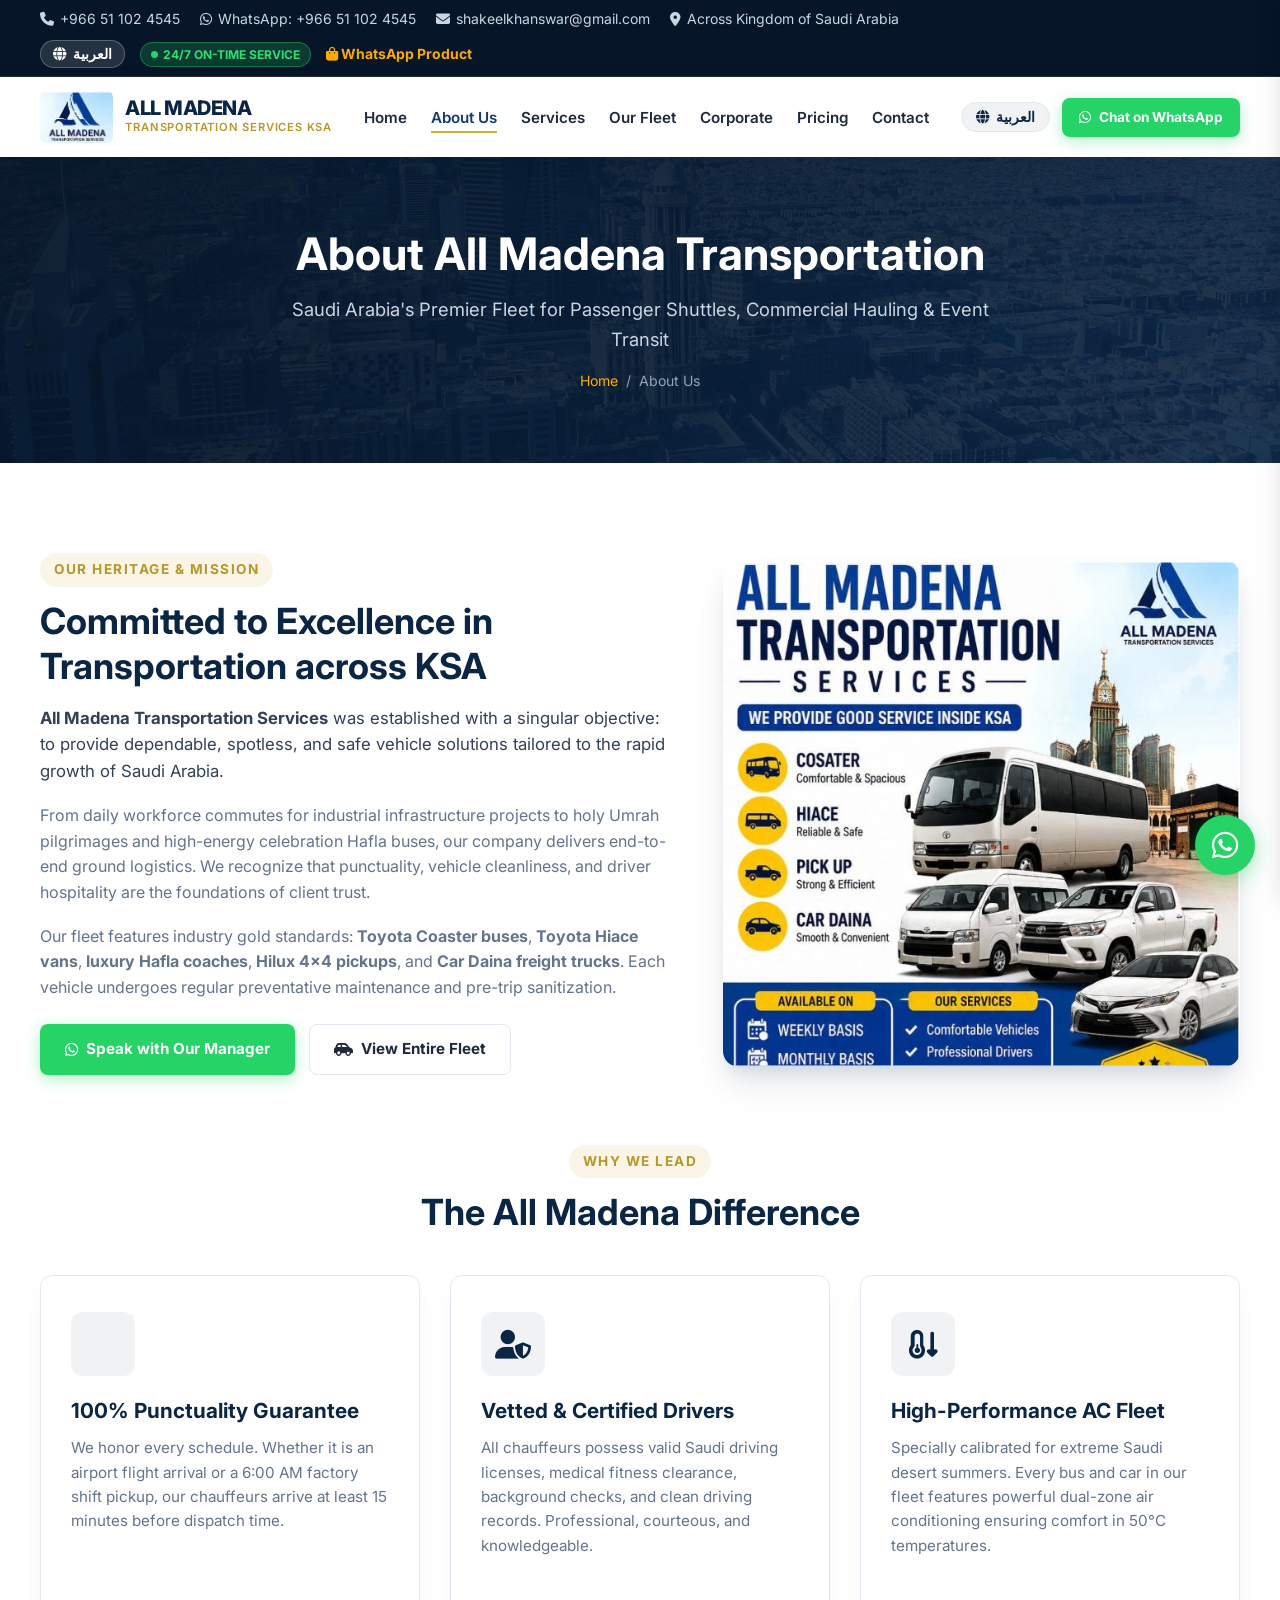
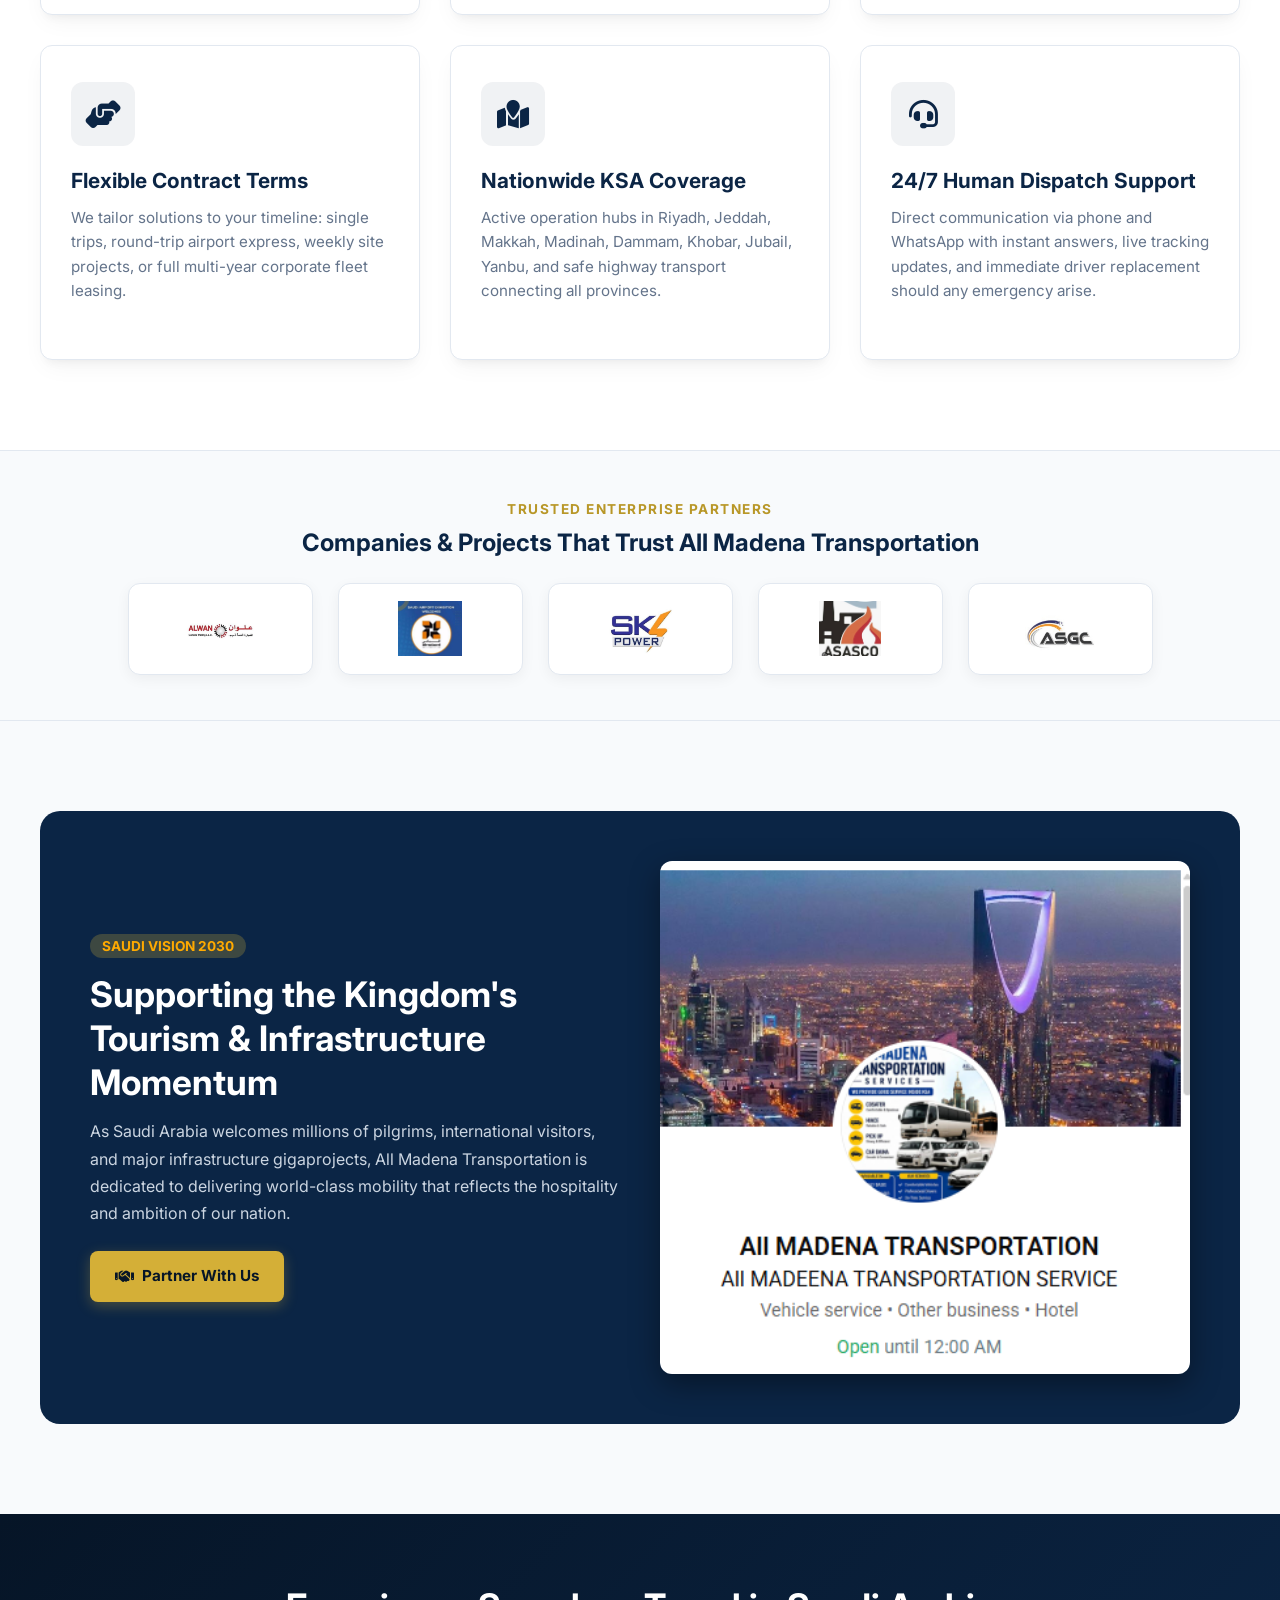
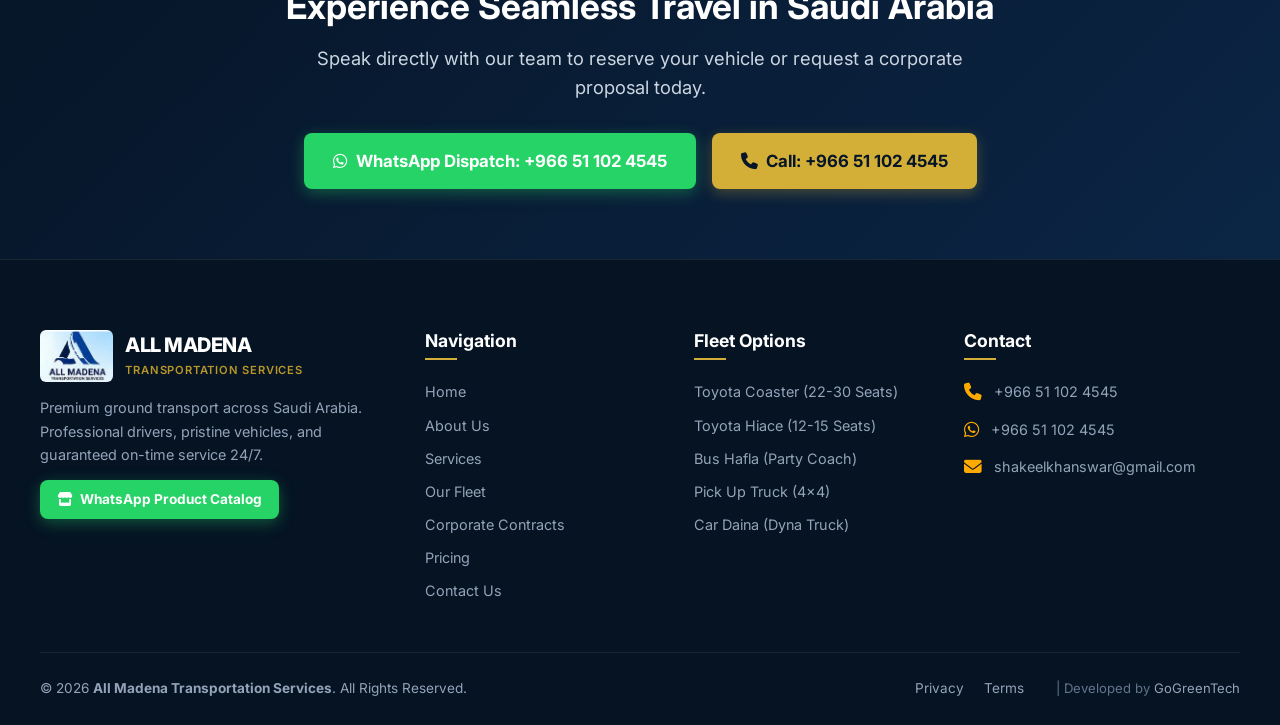
<file: about.html>
<!DOCTYPE html>
<html lang="en">
<head>
  <meta charset="UTF-8">
  <meta name="viewport" content="width=device-width, initial-scale=1.0">
  <title>About Us | All Madena Transportation Services KSA</title>
  <meta name="description" content="Learn more about All Madena Transportation Services - your trusted partner for passenger and commercial transit across the Kingdom of Saudi Arabia.">
  <link rel="icon" type="image/png" href="assets/images/logo.png">
  <link rel="stylesheet" href="https://cdnjs.cloudflare.com/ajax/libs/font-awesome/6.5.1/css/all.min.css">
  <link href="https://fonts.googleapis.com/css2?family=Inter:wght@400;500;600;700;800&display=swap" rel="stylesheet">
  <link rel="stylesheet" href="assets/css/style.css">
</head>
<body>

  <!-- Top Bar -->
  <div class="top-bar">
    <div class="container">
      <div class="top-info">
        <a href="tel:+966511024545"><i class="fa-solid fa-phone"></i> +966 51 102 4545</a>
        <a href="https://wa.me/966511024545" target="_blank"><i class="fa-brands fa-whatsapp"></i> WhatsApp: +966 51 102 4545</a>
        <a href="mailto:shakeelkhanswar@gmail.com"><i class="fa-solid fa-envelope"></i> shakeelkhanswar@gmail.com</a>
        <span><i class="fa-solid fa-location-dot"></i> Across Kingdom of Saudi Arabia</span>
      </div>
      <div class="top-actions">
        <button class="lang-switch-btn" type="button"><i class="fa-solid fa-globe"></i> العربية</button>
        
        <span class="badge-24-7"><span class="badge-pulse"></span> 24/7 ON-TIME SERVICE</span>
        <a href="https://wa.me/p/9263387833737993/966511024545" target="_blank" style="color: var(--accent-bright); font-weight: 700;">
          <i class="fa-solid fa-bag-shopping"></i> WhatsApp Product
        </a>
      </div>
    </div>
  </div>

  <!-- Header -->
  <header class="site-header">
    <div class="container">
      <nav class="navbar">
        <a href="index.html" class="brand-logo">
          <img src="assets/images/logo.png" alt="All Madena Transportation Logo">
          <div class="brand-text">
            <span class="brand-name">ALL MADENA</span>
            <span class="brand-tagline">Transportation Services KSA</span>
          </div>
        </a>

        <ul class="nav-menu">
          <li><a href="index.html" class="nav-link">Home</a></li>
          <li><a href="about.html" class="nav-link active">About Us</a></li>
          <li><a href="services.html" class="nav-link">Services</a></li>
          <li><a href="fleet.html" class="nav-link">Our Fleet</a></li>
          <li><a href="corporate-contracts.html" class="nav-link">Corporate</a></li>
          <li><a href="pricing.html" class="nav-link">Pricing</a></li>
          <li><a href="contact.html" class="nav-link">Contact</a></li>
        </ul>

        <div class="nav-cta">
          <button class="lang-switch-nav" type="button"><i class="fa-solid fa-globe"></i> العربية</button>
          
          <a href="https://wa.me/966511024545?text=Hello%20All%20Madena%20Transportation" target="_blank" class="btn btn-whatsapp btn-sm">
            <i class="fa-brands fa-whatsapp"></i> Chat on WhatsApp
          </a>
          <button class="mobile-toggle" aria-label="Open Navigation Menu" type="button"><i class="fa-solid fa-bars-staggered"></i></button>
        </div>
              <div class="mobile-actions">
          <button class="lang-switch-nav" type="button" aria-label="Language"><i class="fa-solid fa-globe"></i></button>
          <a href="https://wa.me/966511024545" target="_blank" class="btn btn-whatsapp btn-sm" style="padding: 8px; border-radius: 50%; width: 38px; height: 38px; display: inline-flex; align-items: center; justify-content: center;"><i class="fa-brands fa-whatsapp"></i></a>
          <button class="mobile-toggle" aria-label="Open Navigation Menu" type="button"><i class="fa-solid fa-bars-staggered"></i></button>
        </div>
      </nav>
    </div>
  </header>

  <!-- Page Banner -->
  <section class="page-banner">
    <div class="container">
      <h1>About All Madena Transportation</h1>
      <p>Saudi Arabia's Premier Fleet for Passenger Shuttles, Commercial Hauling & Event Transit</p>
      <div class="breadcrumb">
        <a href="index.html">Home</a> <span>/</span> <span>About Us</span>
      </div>
    </div>
  </section>

  <!-- Detailed About Content -->
  <section class="section-padding">
    <div class="container">
      <div style="display: grid; grid-template-columns: 1.1fr 0.9fr; gap: 50px; align-items: center; margin-bottom: 70px;">
        <div>
          <span class="section-tag">Our Heritage & Mission</span>
          <h2 class="section-title">Committed to Excellence in Transportation across KSA</h2>
          <p style="font-size: 1.05rem; margin-bottom: 18px; color: var(--text-main);">
            <strong>All Madena Transportation Services</strong> was established with a singular objective: to provide dependable, spotless, and safe vehicle solutions tailored to the rapid growth of Saudi Arabia.
          </p>
          <p style="margin-bottom: 18px; color: var(--text-muted);">
            From daily workforce commutes for industrial infrastructure projects to holy Umrah pilgrimages and high-energy celebration Hafla buses, our company delivers end-to-end ground logistics. We recognize that punctuality, vehicle cleanliness, and driver hospitality are the foundations of client trust.
          </p>
          <p style="color: var(--text-muted); margin-bottom: 24px;">
            Our fleet features industry gold standards: <strong>Toyota Coaster buses</strong>, <strong>Toyota Hiace vans</strong>, <strong>luxury Hafla coaches</strong>, <strong>Hilux 4x4 pickups</strong>, and <strong>Car Daina freight trucks</strong>. Each vehicle undergoes regular preventative maintenance and pre-trip sanitization.
          </p>

          <div style="display: flex; gap: 14px; flex-wrap: wrap;">
            <a href="https://wa.me/966511024545" target="_blank" class="btn btn-whatsapp">
              <i class="fa-brands fa-whatsapp"></i> Speak with Our Manager
            </a>
            <a href="fleet.html" class="btn btn-outline-dark">
              <i class="fa-solid fa-car-side"></i> View Entire Fleet
            </a>
          </div>
        </div>

        <div>
          <img src="assets/images/all-madena-banner.png" alt="All Madena Fleet Banner" style="border-radius: 16px; box-shadow: var(--card-shadow-hover); width: 100%;">
        </div>
      </div>

      <!-- Core Values -->
      <div class="text-center" style="margin-bottom: 40px;">
        <span class="section-tag">Why We Lead</span>
        <h2 class="section-title">The All Madena Difference</h2>
      </div>

      <div class="services-grid">
        <div class="service-card">
          <div class="service-icon"><i class="fa-solid fa-clock-check"></i></div>
          <h3>100% Punctuality Guarantee</h3>
          <p>We honor every schedule. Whether it is an airport flight arrival or a 6:00 AM factory shift pickup, our chauffeurs arrive at least 15 minutes before dispatch time.</p>
        </div>

        <div class="service-card">
          <div class="service-icon"><i class="fa-solid fa-user-shield"></i></div>
          <h3>Vetted & Certified Drivers</h3>
          <p>All chauffeurs possess valid Saudi driving licenses, medical fitness clearance, background checks, and clean driving records. Professional, courteous, and knowledgeable.</p>
        </div>

        <div class="service-card">
          <div class="service-icon"><i class="fa-solid fa-temperature-arrow-down"></i></div>
          <h3>High-Performance AC Fleet</h3>
          <p>Specially calibrated for extreme Saudi desert summers. Every bus and car in our fleet features powerful dual-zone air conditioning ensuring comfort in 50°C temperatures.</p>
        </div>

        <div class="service-card">
          <div class="service-icon"><i class="fa-solid fa-handshake-angle"></i></div>
          <h3>Flexible Contract Terms</h3>
          <p>We tailor solutions to your timeline: single trips, round-trip airport express, weekly site projects, or full multi-year corporate fleet leasing.</p>
        </div>

        <div class="service-card">
          <div class="service-icon"><i class="fa-solid fa-map-location"></i></div>
          <h3>Nationwide KSA Coverage</h3>
          <p>Active operation hubs in Riyadh, Jeddah, Makkah, Madinah, Dammam, Khobar, Jubail, Yanbu, and safe highway transport connecting all provinces.</p>
        </div>

        <div class="service-card">
          <div class="service-icon"><i class="fa-solid fa-headset"></i></div>
          <h3>24/7 Human Dispatch Support</h3>
          <p>Direct communication via phone and WhatsApp with instant answers, live tracking updates, and immediate driver replacement should any emergency arise.</p>
        </div>
      </div>
    </div>
  </section>

  
  <!-- Trusted Corporate Clients & Partners Section -->
  <section style="background: #f8fafc; padding: 45px 0; border-top: 1px solid var(--border); border-bottom: 1px solid var(--border);">
    <div class="container">
      <div class="text-center" style="margin-bottom: 25px;">
        <span style="font-size: 0.85rem; font-weight: 700; text-transform: uppercase; color: var(--accent-hover); letter-spacing: 1.5px;">
          Trusted Enterprise Partners
        </span>
        <h3 style="font-size: 1.5rem; color: var(--primary); margin-top: 6px;">
          Companies & Projects That Trust All Madena Transportation
        </h3>
      </div>
      <div style="display: flex; align-items: center; justify-content: center; gap: 25px; flex-wrap: wrap;">
        <a href="https://www.alwanbros.com/" target="_blank" rel="noopener noreferrer" class="client-logo-link" title="ALWAN General Trading L.L.C. - Official Corporate Website">
          <img src="assets/images/client-alwan.jpg" alt="Alwan General Trading L.L.C.">
        </a>
        <a href="https://www.almabani.com/" target="_blank" rel="noopener noreferrer" class="client-logo-link" title="Almabani General Contractors - Official Corporate Website">
          <img src="assets/images/client-almabani.jpg" alt="Almabani General Contractors">
        </a>
        <a href="https://asasco.co/" target="_blank" rel="noopener noreferrer" class="client-logo-link" title="SK4 Power - Industrial Power & Services">
          <img src="assets/images/client-sk4.jpg" alt="SK4 Power">
        </a>
        <a href="https://asasco.co/" target="_blank" rel="noopener noreferrer" class="client-logo-link" title="ASASCO (Asas Service Company) - Official Corporate Website">
          <img src="assets/images/client-asasco.jpg" alt="ASASCO Industrial & Contracting">
        </a>
        <a href="https://www.asgcgroup.com/" target="_blank" rel="noopener noreferrer" class="client-logo-link" title="ASGC Construction (ASGC Group) - Official Corporate Website">
          <img src="assets/images/client-asgc.jpg" alt="ASGC Construction">
        </a>
      </div>
    </div>
  </section>

  <!-- Vision 2030 Alignment Banner -->
  <section class="section-padding bg-light">
    <div class="container">
      <div style="background: var(--primary); color: var(--white); border-radius: 20px; padding: 50px; display: grid; grid-template-columns: 1fr 1fr; gap: 40px; align-items: center;">
        <div>
          <span style="background: rgba(212,175,55,0.25); color: var(--accent-bright); padding: 4px 12px; border-radius: 20px; font-size: 0.85rem; font-weight: 700;">SAUDI VISION 2030</span>
          <h2 style="color: var(--white); font-size: 2.2rem; margin: 14px 0;">Supporting the Kingdom's Tourism & Infrastructure Momentum</h2>
          <p style="color: #cbd5e1; line-height: 1.7; margin-bottom: 24px;">
            As Saudi Arabia welcomes millions of pilgrims, international visitors, and major infrastructure gigaprojects, All Madena Transportation is dedicated to delivering world-class mobility that reflects the hospitality and ambition of our nation.
          </p>
          <a href="https://wa.me/966511024545?text=Hello%20All%20Madena,%20I%20would%20like%20to%20partner%20with%20you" target="_blank" class="btn btn-accent">
            <i class="fa-solid fa-handshake"></i> Partner With Us
          </a>
        </div>
        <div>
          <img src="assets/images/saudi-skyline.jpg" alt="Riyadh Skyline" style="border-radius: 12px; width: 100%; box-shadow: 0 10px 30px rgba(0,0,0,0.4);">
        </div>
      </div>
    </div>
  </section>

  <!-- CTA Banner -->
  <section class="cta-banner">
    <div class="container">
      <h2>Experience Seamless Travel in Saudi Arabia</h2>
      <p>Speak directly with our team to reserve your vehicle or request a corporate proposal today.</p>
      <div class="cta-banner-buttons">
        <a href="https://wa.me/966511024545" target="_blank" class="btn btn-whatsapp btn-lg">
          <i class="fa-brands fa-whatsapp"></i> WhatsApp Dispatch: +966 51 102 4545
        </a>
        <a href="tel:+966511024545" class="btn btn-accent btn-lg">
          <i class="fa-solid fa-phone"></i> Call: +966 51 102 4545
        </a>
      </div>
    </div>
  </section>

  <!-- Footer -->
  <footer class="site-footer">
    <div class="container">
      <div class="footer-grid">
        <div class="footer-about">
          <div class="brand-logo" style="margin-bottom: 12px;">
            <img src="assets/images/logo.png" alt="All Madena Logo">
            <div class="brand-text">
              <span class="brand-name">ALL MADENA</span>
              <span class="brand-tagline">Transportation Services</span>
            </div>
          </div>
          <p>Premium ground transport across Saudi Arabia. Professional drivers, pristine vehicles, and guaranteed on-time service 24/7.</p>
          <div style="margin-top: 14px;">
            <a href="https://wa.me/p/9263387833737993/966511024545" target="_blank" class="btn btn-whatsapp btn-sm">
              <i class="fa-solid fa-store"></i> WhatsApp Product Catalog
            </a>
          </div>
        </div>

        <div>
          <h4 class="footer-title">Navigation</h4>
          <ul class="footer-links">
            <li><a href="index.html">Home</a></li>
            <li><a href="about.html">About Us</a></li>
            <li><a href="services.html">Services</a></li>
            <li><a href="fleet.html">Our Fleet</a></li>
            <li><a href="corporate-contracts.html">Corporate Contracts</a></li>
            <li><a href="pricing.html">Pricing</a></li>
            <li><a href="contact.html">Contact Us</a></li>
          </ul>
        </div>

        <div>
          <h4 class="footer-title">Fleet Options</h4>
          <ul class="footer-links">
            <li><a href="coaster-hiace.html">Toyota Coaster (22-30 Seats)</a></li>
            <li><a href="coaster-hiace.html">Toyota Hiace (12-15 Seats)</a></li>
            <li><a href="hafla-bus.html">Bus Hafla (Party Coach)</a></li>
            <li><a href="daina-pickup.html">Pick Up Truck (4x4)</a></li>
            <li><a href="daina-pickup.html">Car Daina (Dyna Truck)</a></li>
          </ul>
        </div>

        <div>
          <h4 class="footer-title">Contact</h4>
          <div class="footer-contact-item">
            <i class="fa-solid fa-phone"></i>
            <div><a href="tel:+966511024545">+966 51 102 4545</a></div>
          </div>
          <div class="footer-contact-item">
            <i class="fa-brands fa-whatsapp"></i>
            <div><a href="https://wa.me/966511024545">+966 51 102 4545</a></div>
          </div>
          <div class="footer-contact-item">
            <i class="fa-solid fa-envelope"></i>
            <div><a href="mailto:shakeelkhanswar@gmail.com">shakeelkhanswar@gmail.com</a></div>
          </div>
        </div>
      </div>

      <div class="footer-bottom">
        <div>&copy; 2026 <strong>All Madena Transportation Services</strong>. All Rights Reserved.</div>
        <div class="footer-bottom-links">
          <a href="privacy.html">Privacy</a>
          <a href="terms.html">Terms</a>
          <span style="color: #64748b; font-size: 0.82rem; margin-left: 12px;">| Developed by <a href="https://rashidzada.pythonanywhere.com/" target="_blank" rel="noopener noreferrer" style="color: #94a3b8; text-decoration: none; transition: color 0.2s;" onmouseover="this.style.color='#d4af37'" onmouseout="this.style.color='#94a3b8'">GoGreenTech</a></span>
        </div>
      </div>
    </div>
  </footer>

  <!-- Floating WhatsApp -->
  <div class="floating-whatsapp-container">
    <a href="https://wa.me/966511024545" target="_blank" class="floating-whatsapp-btn" aria-label="WhatsApp Chat">
      <span class="whatsapp-tooltip">Chat on WhatsApp</span>
      <i class="fa-brands fa-whatsapp"></i>
    </a>
  </div>

  <script src="assets/js/main.js"></script>
  <script src="assets/js/i18n.js"></script>

  <!-- Offcanvas Mobile Navigation Drawer -->
  <div class="drawer-backdrop" id="drawerBackdrop"></div>
  <aside class="mobile-nav-drawer" id="mobileNavDrawer">
    <div class="drawer-header">
      <div class="brand-logo">
        <img src="assets/images/logo.png" alt="All Madena Logo">
        <span style="font-weight: 800; font-size: 1.1rem; color: #fff;">ALL MADENA</span>
      </div>
      <button class="drawer-close" id="drawerCloseBtn" aria-label="Close Menu">&times;</button>
    </div>
    <div class="drawer-menu-links">
      <a href="index.html"><i class="fa-solid fa-house"></i> Home (الرئيسية)</a>
      <a href="about.html"><i class="fa-solid fa-circle-info"></i> About Us (من نحن)</a>
      <a href="services.html"><i class="fa-solid fa-taxi"></i> Services (خدماتنا)</a>
      <a href="fleet.html"><i class="fa-solid fa-bus"></i> Full Fleet (كامل الأسطول)</a>
      <a href="coaster-hiace.html"><i class="fa-solid fa-van-shuttle"></i> Coaster & Hiace (كوستر وهايس)</a>
      <a href="hafla-bus.html"><i class="fa-solid fa-champagne-glasses"></i> Bus Hafla (باص حفلة)</a>
      <a href="daina-pickup.html"><i class="fa-solid fa-truck"></i> Daina & Pickup (دينا وبيك اب)</a>
      <a href="corporate-contracts.html"><i class="fa-solid fa-building"></i> Corporate (عقود شركات)</a>
      <a href="pricing.html"><i class="fa-solid fa-tag"></i> Pricing & Rates (الأسعار)</a>
      <a href="contact.html"><i class="fa-solid fa-envelope"></i> Contact Us (اتصل بنا)</a>
    </div>
    <div class="drawer-footer">
      <button class="lang-switch-btn" type="button" style="width: 100%; justify-content: center; background: var(--primary); color: #fff; padding: 10px;">
        <i class="fa-solid fa-globe"></i> Switch Language (العربية / English)
      </button>
      <a href="https://wa.me/966511024545" target="_blank" class="btn btn-whatsapp btn-sm" style="width: 100%;">
        <i class="fa-brands fa-whatsapp"></i> WhatsApp: 0511024545
      </a>
      <a href="tel:+966511024545" class="btn btn-primary btn-sm" style="width: 100%;">
        <i class="fa-solid fa-phone"></i> Call Dispatch: 0511024545
      </a>
      <a href="https://wa.me/p/9263387833737993/966511024545" target="_blank" class="btn btn-accent btn-sm" style="width: 100%;">
        <i class="fa-solid fa-store"></i> WhatsApp Product Catalog
      </a>
    </div>
  </aside>

  <!-- Bottom App Navigation Bar for Small Screens -->
  <nav class="bottom-app-bar">
    <div class="bottom-app-bar-inner">
      <a href="index.html" class="bottom-tab-item">
        <i class="fa-solid fa-house"></i>
        <span>Home</span>
      </a>
      <a href="fleet.html" class="bottom-tab-item">
        <i class="fa-solid fa-bus"></i>
        <span>Fleet</span>
      </a>
      <a href="https://wa.me/966511024545" target="_blank" class="bottom-tab-item whatsapp-tab">
        <i class="fa-brands fa-whatsapp"></i>
        <span>WhatsApp</span>
      </a>
      <a href="tel:+966511024545" class="bottom-tab-item">
        <i class="fa-solid fa-phone"></i>
        <span>Call</span>
      </a>
    </div>
  </nav>

</body>
</html>
</file>
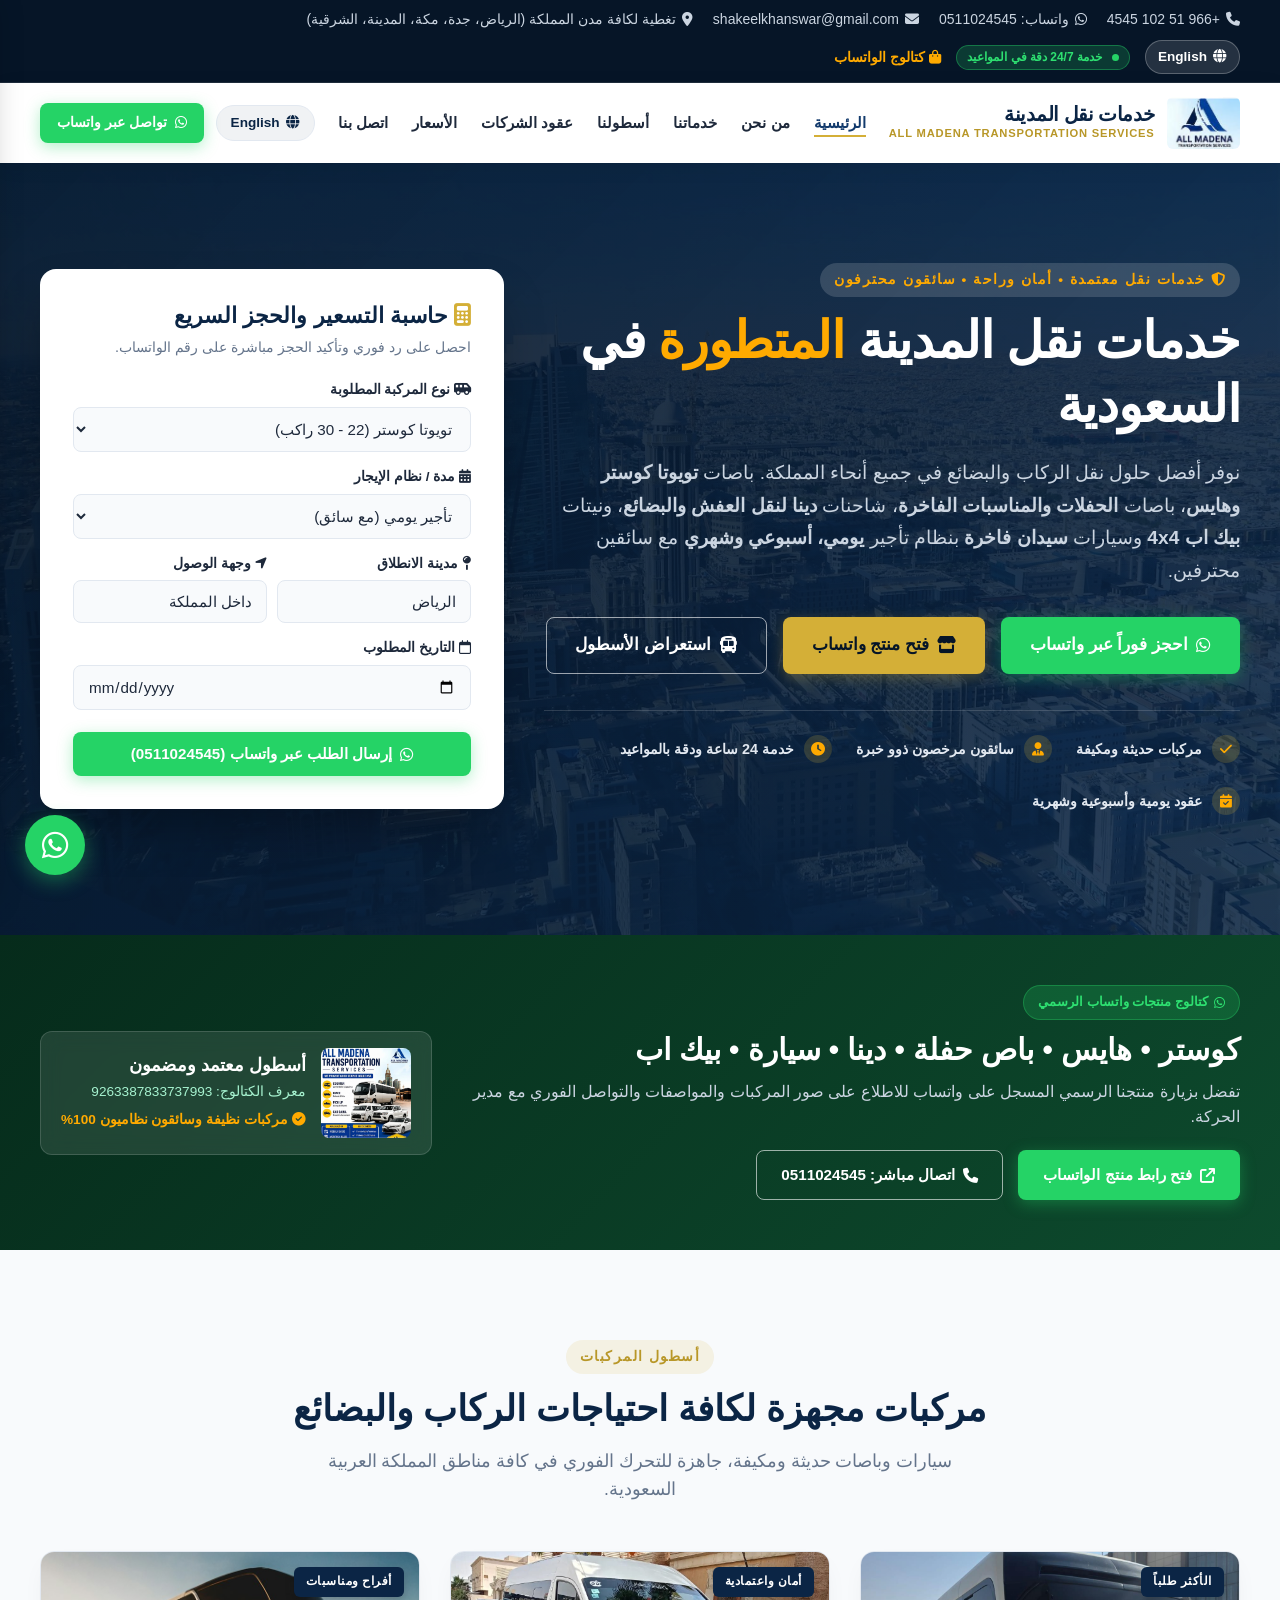
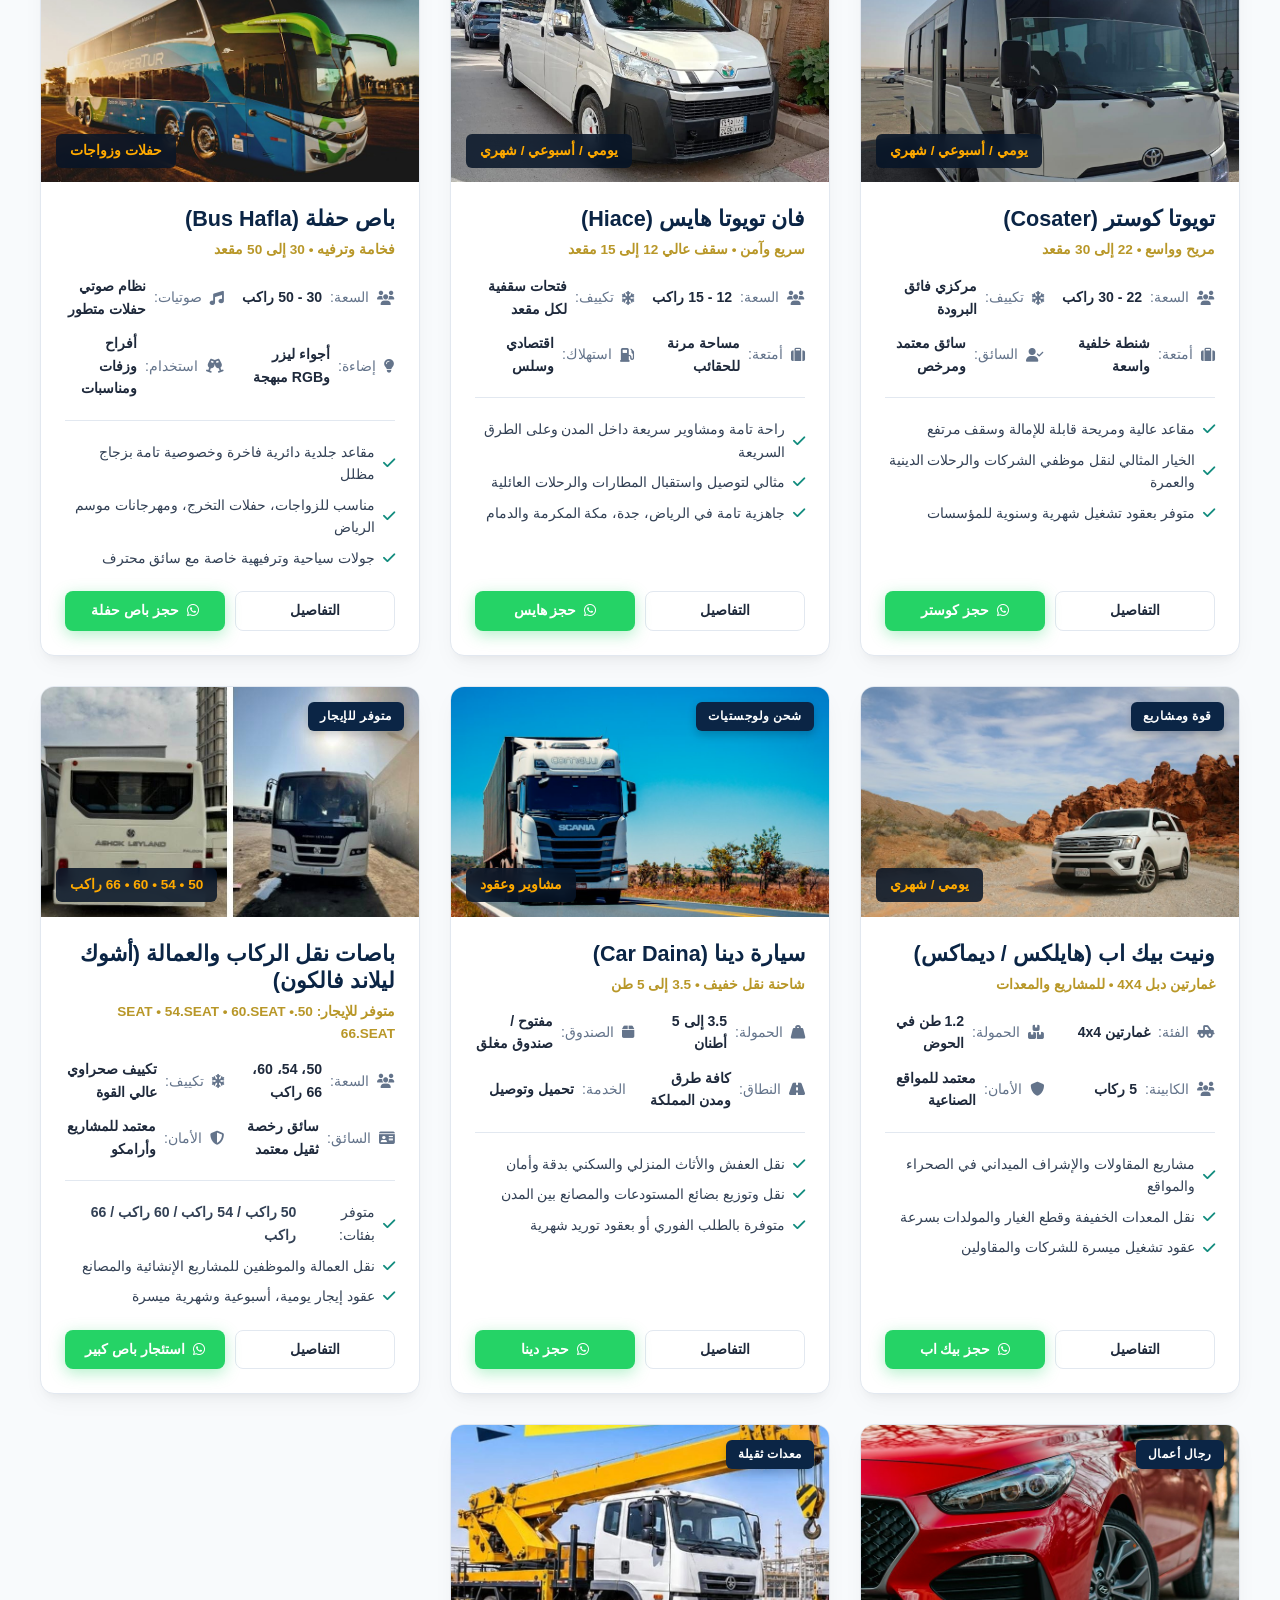
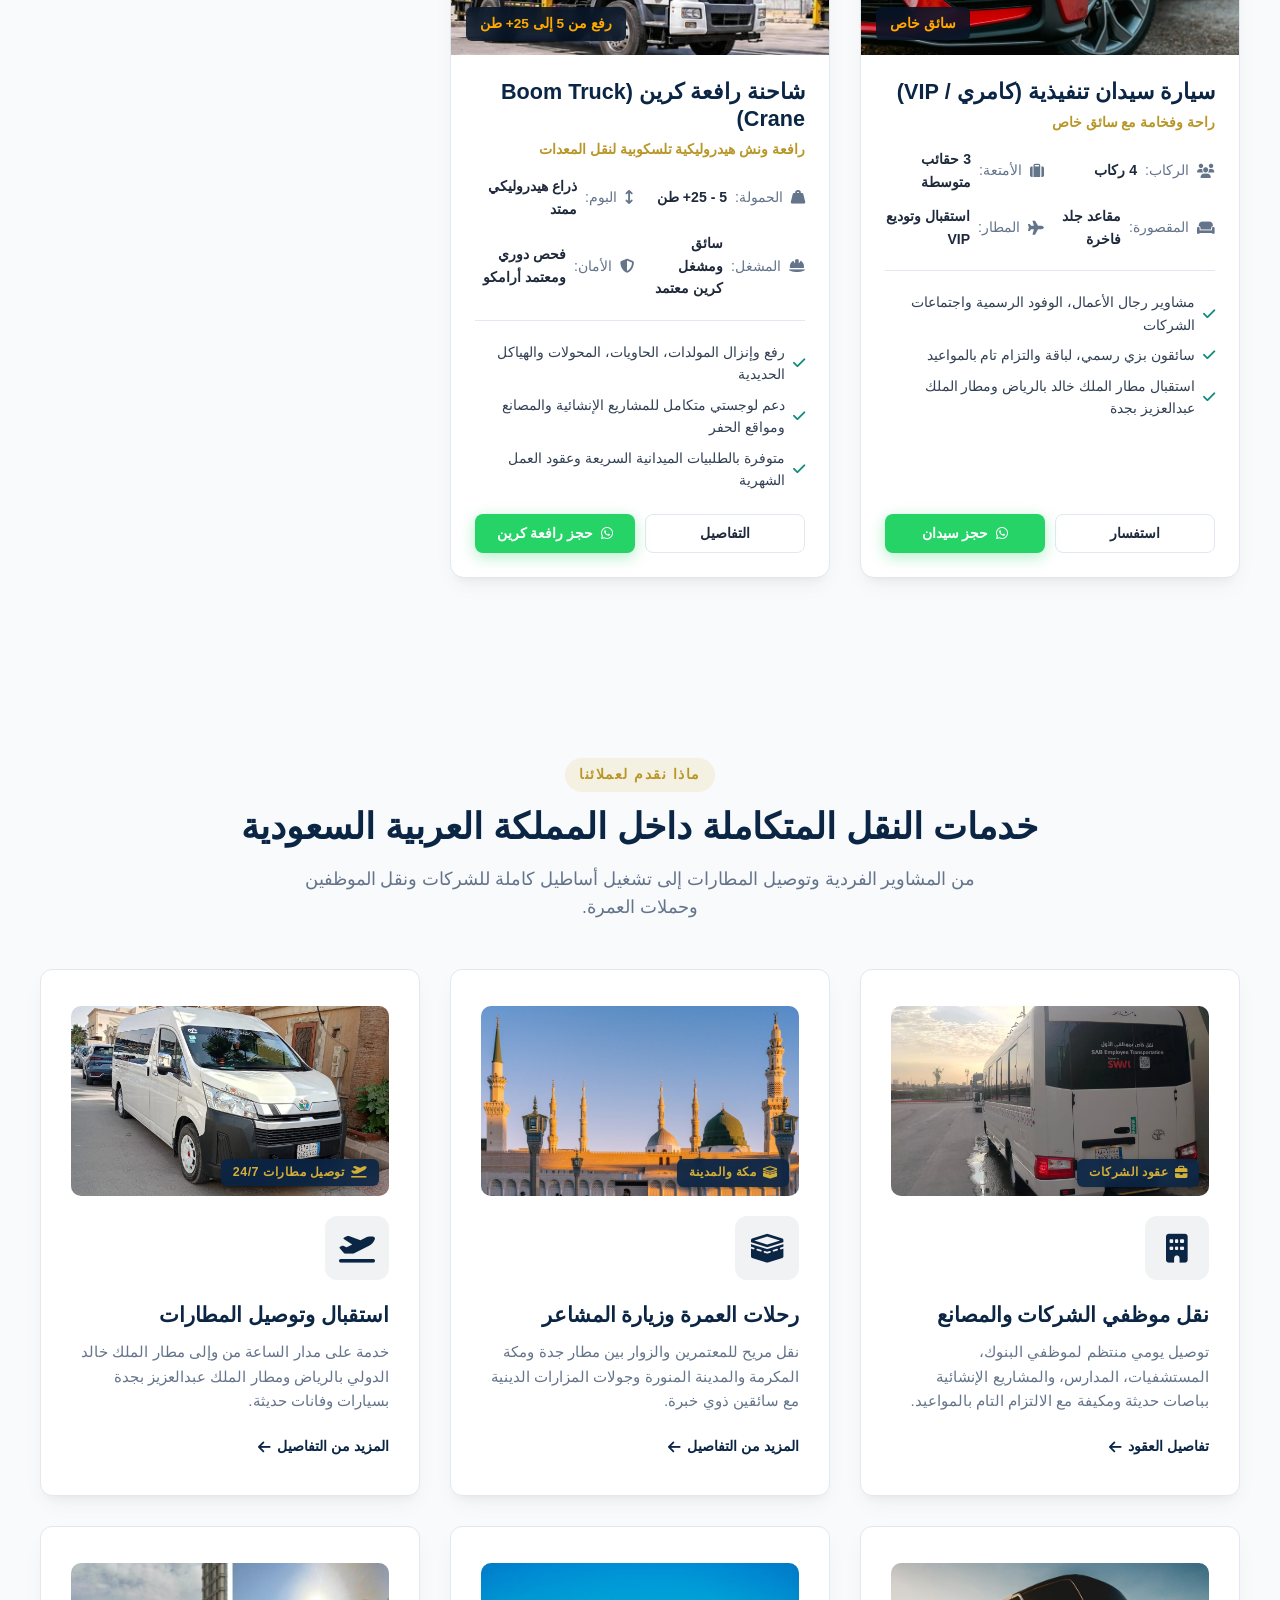
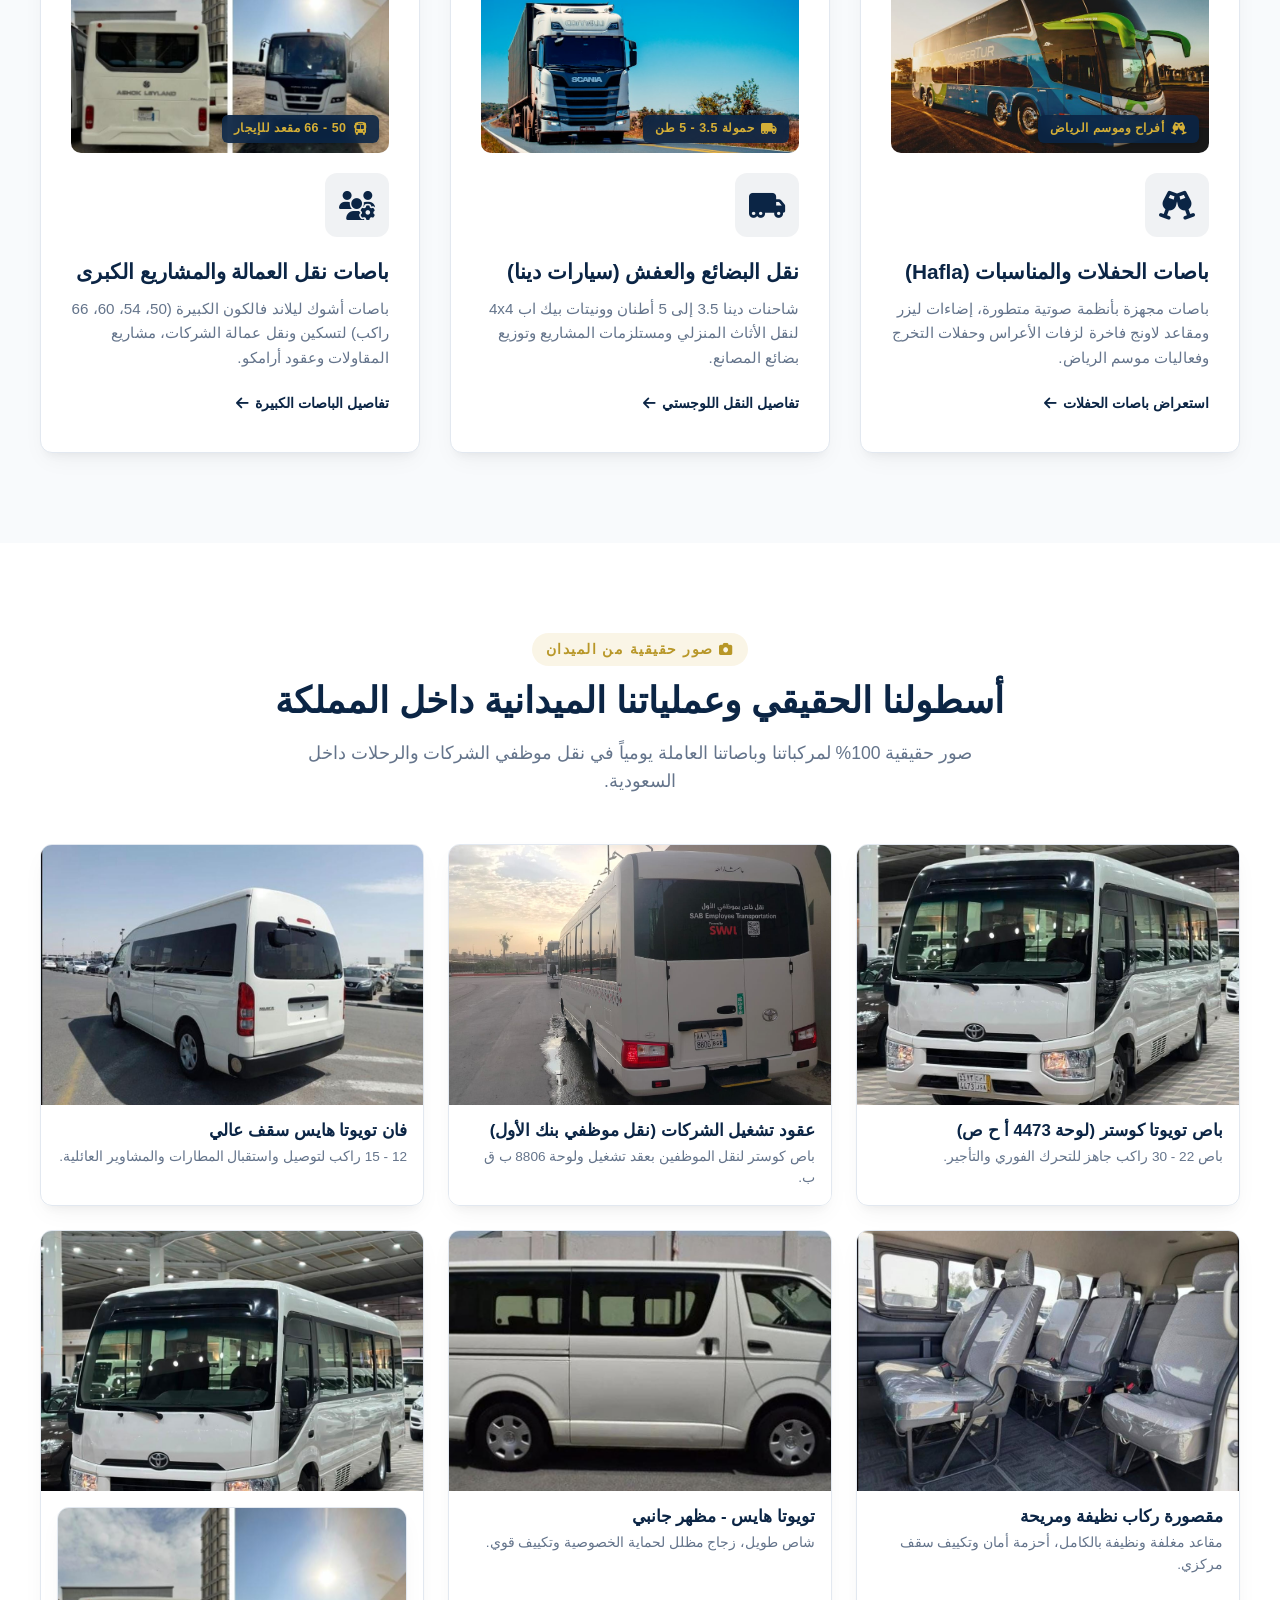
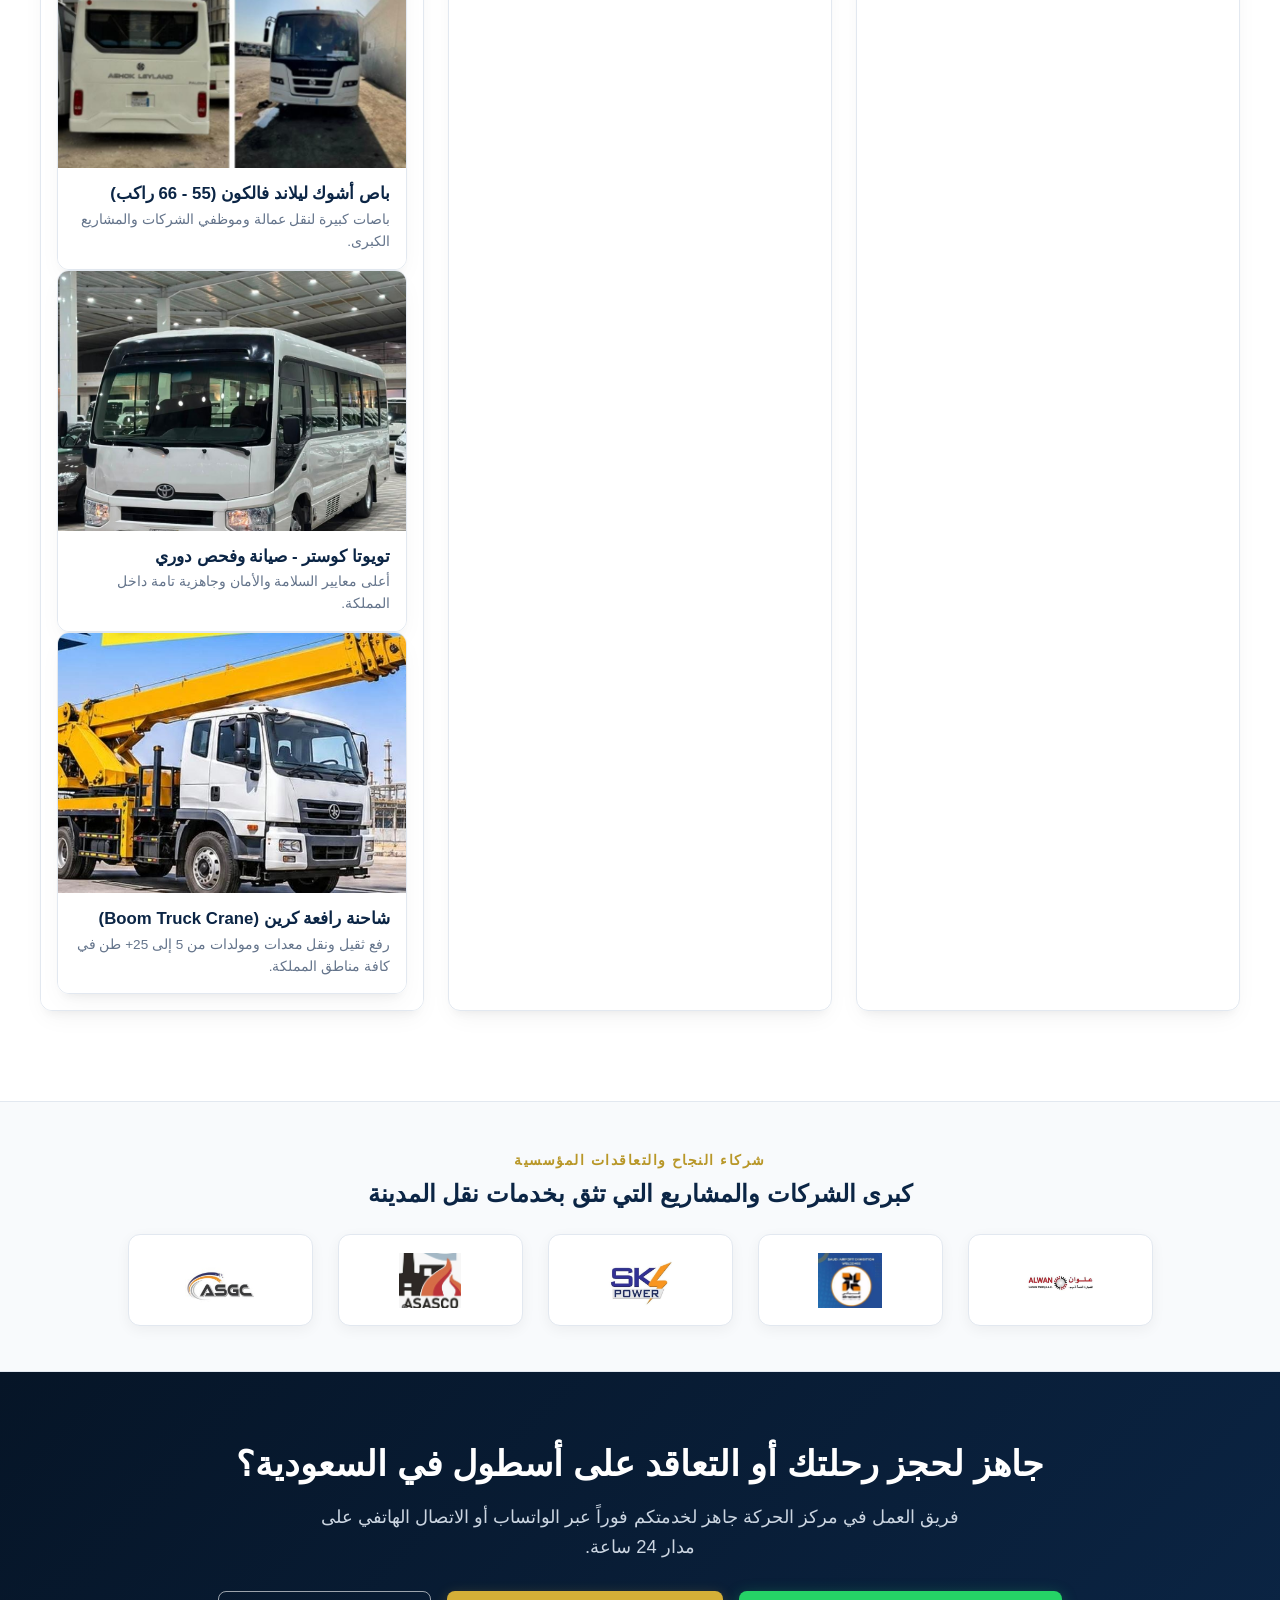
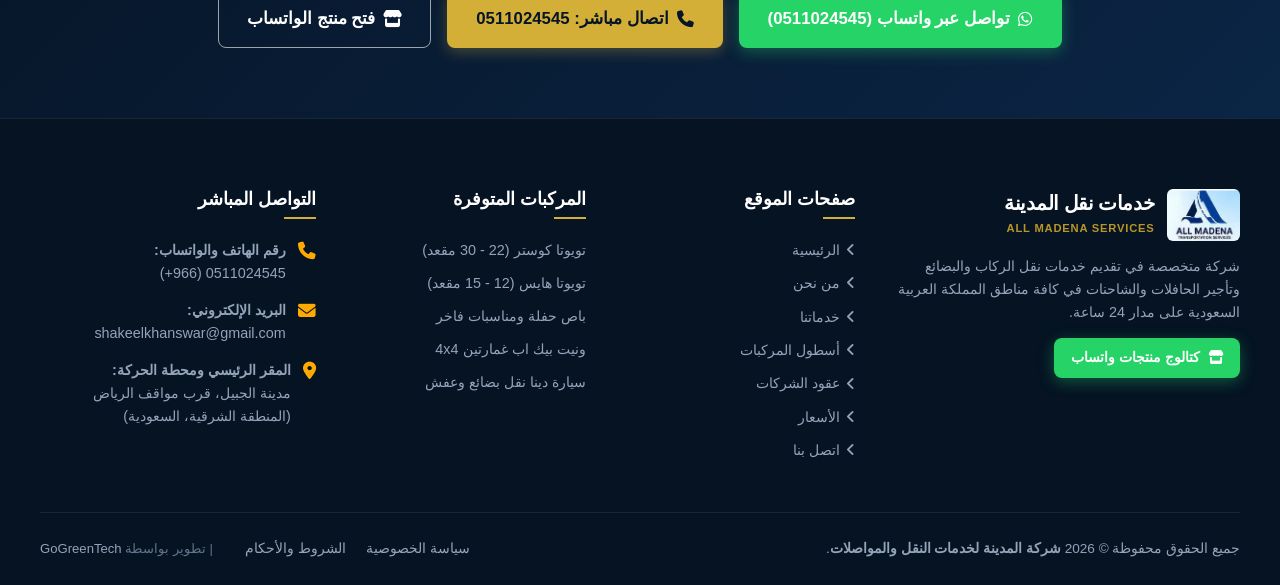
<file: ar.html>
<!DOCTYPE html>
<html lang="ar" dir="rtl">
<head>
  <meta charset="UTF-8">
  <meta name="viewport" content="width=device-width, initial-scale=1.0">
  <title>خدمات نقل المدينة | تأجير باصات كوستر، هايس، باص حفلة، دينا وبيك اب داخل السعودية</title>
  <meta name="description" content="شركة المدينة لخدمات النقل والمواصلات داخل المملكة العربية السعودية. تأجير تويوتا كوستر، هايس، باص حفلة للمناسبات، شاحنات دينا، ونيتات وسيارات سيدان بنظام يومي، أسبوعي، وشهري مع سائقين محترفين.">
  <meta name="keywords" content="نقل المدينة, تأجير باصات الرياض, باص كوستر جدة, هايس مكة المكرمة, باص حفلة, دينا نقل عفش, ونيت بيك اب, مواصلات معتمرين, عقود نقل موظفين">

  <!-- Open Graph -->
  <meta property="og:title" content="خدمات نقل المدينة - داخل المملكة العربية السعودية">
  <meta property="og:description" content="تأجير باصات ومركبات نقل ركاب وبضائع داخل السعودية على مدار 24 ساعة.">
  <meta property="og:image" content="assets/images/all-madena-banner.png">
  <meta property="og:url" content="https://allmadenatransportation.com/ar.html">

  <link rel="icon" type="image/png" href="assets/images/logo.png">
  <link rel="stylesheet" href="https://cdnjs.cloudflare.com/ajax/libs/font-awesome/6.5.1/css/all.min.css">
  <link href="https://fonts.googleapis.com/css2?family=Cairo:wght@400;600;700;800;900&family=Tajawal:wght@400;500;700;800&display=swap" rel="stylesheet">
  <link rel="stylesheet" href="assets/css/style.css">
</head>
<body>

  <!-- Top Bar -->
  <div class="top-bar">
    <div class="container">
      <div class="top-info">
        <a href="tel:+966511024545"><i class="fa-solid fa-phone"></i> +966 51 102 4545</a>
        <a href="https://wa.me/966511024545" target="_blank"><i class="fa-brands fa-whatsapp"></i> واتساب: 0511024545</a>
        <a href="mailto:shakeelkhanswar@gmail.com"><i class="fa-solid fa-envelope"></i> shakeelkhanswar@gmail.com</a>
        <span><i class="fa-solid fa-location-dot"></i> تغطية لكافة مدن المملكة (الرياض، جدة، مكة، المدينة، الشرقية)</span>
      </div>
      <div class="top-actions">
        <a href="index.html" class="lang-switch-btn"><i class="fa-solid fa-globe"></i> English</a>
        <span class="badge-24-7"><span class="badge-pulse"></span> خدمة 24/7 دقة في المواعيد</span>
        <a href="https://wa.me/p/9263387833737993/966511024545" target="_blank" style="color: var(--accent-bright); font-weight: 700;">
          <i class="fa-solid fa-bag-shopping"></i> كتالوج الواتساب
        </a>
      </div>
    </div>
  </div>

  <!-- Header -->
  <header class="site-header">
    <div class="container">
      <nav class="navbar">
        <a href="ar.html" class="brand-logo">
          <img src="assets/images/logo.png" alt="شعار خدمات نقل المدينة">
          <div class="brand-text">
            <span class="brand-name">خدمات نقل المدينة</span>
            <span class="brand-tagline">ALL MADENA TRANSPORTATION SERVICES</span>
          </div>
        </a>

        <ul class="nav-menu">
          <li><a href="ar.html" class="nav-link active">الرئيسية</a></li>
          <li><a href="about.html" class="nav-link">من نحن</a></li>
          <li><a href="services.html" class="nav-link">خدماتنا</a></li>
          <li><a href="fleet.html" class="nav-link">أسطولنا</a></li>
          <li><a href="corporate-contracts.html" class="nav-link">عقود الشركات</a></li>
          <li><a href="pricing.html" class="nav-link">الأسعار</a></li>
          <li><a href="contact.html" class="nav-link">اتصل بنا</a></li>
        </ul>

        <div class="nav-cta">
          <a href="index.html" class="lang-switch-nav"><i class="fa-solid fa-globe"></i> English</a>
          <a href="https://wa.me/966511024545?text=مرحباً%20خدمات%20نقل%20المدينة،%20أرغب%20في%20حجز%20مركبة" target="_blank" class="btn btn-whatsapp btn-sm">
            <i class="fa-brands fa-whatsapp"></i> تواصل عبر واتساب
          </a>
          <button class="mobile-toggle" aria-label="Open Navigation Menu" type="button"><i class="fa-solid fa-bars-staggered"></i></button>
        </div>
              <div class="mobile-actions">
          <button class="lang-switch-nav" type="button" aria-label="Language"><i class="fa-solid fa-globe"></i></button>
          <a href="https://wa.me/966511024545" target="_blank" class="btn btn-whatsapp btn-sm" style="padding: 8px; border-radius: 50%; width: 38px; height: 38px; display: inline-flex; align-items: center; justify-content: center;"><i class="fa-brands fa-whatsapp"></i></a>
          <button class="mobile-toggle" aria-label="Open Navigation Menu" type="button"><i class="fa-solid fa-bars-staggered"></i></button>
        </div>
      </nav>
    </div>
  </header>

  <!-- Hero Section -->
  <section class="hero-section">
    <div class="container">
      <div class="hero-content">
        <div class="hero-text">
          <span class="section-tag" style="background: rgba(255,255,255,0.15); color: var(--accent-bright);">
            <i class="fa-solid fa-shield-halved"></i> خدمات نقل معتمدة • أمان وراحة • سائقون محترفون
          </span>
          <h1>خدمات نقل المدينة <span>المتطورة</span> في السعودية</h1>
          <p>نوفر أفضل حلول نقل الركاب والبضائع في جميع أنحاء المملكة. باصات <strong>تويوتا كوستر وهايس</strong>، باصات <strong>الحفلات والمناسبات الفاخرة</strong>، شاحنات <strong>دينا لنقل العفش والبضائع</strong>، ونيتات <strong>بيك اب 4x4</strong> وسيارات <strong>سيدان فاخرة</strong> بنظام تأجير <strong>يومي، أسبوعي وشهري</strong> مع سائقين محترفين.</p>
          
          <div class="hero-buttons">
            <a href="https://wa.me/966511024545?text=السلام%20عليكم،%20أرغب%20في%20الاستفسار%20عن%20حجز%20مركبة%20في%20السعودية" target="_blank" class="btn btn-whatsapp btn-lg">
              <i class="fa-brands fa-whatsapp"></i> احجز فوراً عبر واتساب
            </a>
            <a href="https://wa.me/p/9263387833737993/966511024545" target="_blank" class="btn btn-accent btn-lg">
              <i class="fa-solid fa-store"></i> فتح منتج واتساب
            </a>
            <a href="#fleet" class="btn btn-outline btn-lg">
              <i class="fa-solid fa-bus"></i> استعراض الأسطول
            </a>
          </div>

          <div class="hero-features">
            <div class="hero-feature-item">
              <div class="hero-feature-icon"><i class="fa-solid fa-check"></i></div>
              <span>مركبات حديثة ومكيفة</span>
            </div>
            <div class="hero-feature-item">
              <div class="hero-feature-icon"><i class="fa-solid fa-user-tie"></i></div>
              <span>سائقون مرخصون ذوو خبرة</span>
            </div>
            <div class="hero-feature-item">
              <div class="hero-feature-icon"><i class="fa-solid fa-clock"></i></div>
              <span>خدمة 24 ساعة ودقة بالمواعيد</span>
            </div>
            <div class="hero-feature-item">
              <div class="hero-feature-icon"><i class="fa-solid fa-calendar-check"></i></div>
              <span>عقود يومية وأسبوعية وشهرية</span>
            </div>
          </div>
        </div>

        <!-- Quick Booking Card -->
        <div class="hero-booking-card">
          <h3><i class="fa-solid fa-calculator" style="color: var(--accent);"></i> حاسبة التسعير والحجز السريع</h3>
          <p>احصل على رد فوري وتأكيد الحجز مباشرة على رقم الواتساب.</p>
          
          <form id="quickBookingForm" class="booking-form">
            <div class="form-group">
              <label><i class="fa-solid fa-van-shuttle"></i> نوع المركبة المطلوبة</label>
              <select id="quickVehicle" class="form-control" required>
                <option value="تويوتا كوستر (22 - 30 مقعد)">تويوتا كوستر (22 - 30 راكب)</option>
                <option value="تويوتا هايس (12 - 15 مقعد)">تويوتا هايس سقف عالي (12 - 15 راكب)</option>
                <option value="باص حفلة ومناسبات (30 - 50 مقعد)">باص حفلة ومناسبات فاخر (30 - 50 راكب)</option>
                <option value="باصات كبرى (50، 54، 60، 66 راكب)">باصات كبرى (متوفر للإيجار: 50، 54، 60، 66 راكب)</option>
                <option value="ونيت بيك اب 4x4">ونيت بيك اب (هايلكس / ديماكس 4x4)</option>
                <option value="سيارة دينا (3.5 - 5 طن)">سيارة دينا لنقل العفش والبضائع (3.5 - 5 طن)</option>
                <option value="شاحنة رافعة كرين (بوم تراك 5-25 طن)">شاحنة رافعة كرين (بوم تراك 5 - 25+ طن)</option>
                <option value="سيارة سيدان (كامري مع سائق)">سيارة سيدان تنفيذية (كامري VIP)</option>
              </select>
            </div>

            <div class="form-group">
              <label><i class="fa-solid fa-calendar-days"></i> مدة / نظام الإيجار</label>
              <select id="quickBasis" class="form-control" required>
                <option value="تأجير يومي مع سائق">تأجير يومي (مع سائق)</option>
                <option value="تأجير أسبوعي مخفض">تأجير أسبوعي (عرض خاص)</option>
                <option value="عقد شهري للشركات">عقد شهري للشركات والمؤسسات</option>
                <option value="مشوار توصيل مطار أو بين المدن">مشوار توصيل مطار أو بين المدن</option>
              </select>
            </div>

            <div style="display: grid; grid-template-columns: 1fr 1fr; gap: 10px;">
              <div class="form-group">
                <label><i class="fa-solid fa-map-pin"></i> مدينة الانطلاق</label>
                <input type="text" id="quickPickup" class="form-control" placeholder="مثال: الرياض" value="الرياض" required>
              </div>
              <div class="form-group">
                <label><i class="fa-solid fa-location-arrow"></i> وجهة الوصول</label>
                <input type="text" id="quickDestination" class="form-control" placeholder="مثال: مكة / الدمام" value="داخل المملكة" required>
              </div>
            </div>

            <div class="form-group">
              <label><i class="fa-regular fa-calendar"></i> التاريخ المطلوب</label>
              <input type="date" id="quickDate" class="form-control">
            </div>

            <button type="submit" class="btn btn-whatsapp" style="width: 100%; margin-top: 8px;">
              <i class="fa-brands fa-whatsapp"></i> إرسال الطلب عبر واتساب (0511024545)
            </button>
          </form>
        </div>
      </div>
    </div>
  </section>

  <!-- WhatsApp Product Spotlight -->
  <section class="catalog-spotlight">
    <div class="container">
      <div class="catalog-spotlight-inner">
        <div class="catalog-info">
          <span class="catalog-badge"><i class="fa-brands fa-whatsapp"></i> كتالوج منتجات واتساب الرسمي</span>
          <h2>كوستر • هايس • باص حفلة • دينا • سيارة • بيك اب</h2>
          <p>تفضل بزيارة منتجنا الرسمي المسجل على واتساب للاطلاع على صور المركبات والمواصفات والتواصل الفوري مع مدير الحركة.</p>
          <div class="catalog-actions">
            <a href="https://wa.me/p/9263387833737993/966511024545" target="_blank" class="btn btn-whatsapp">
              <i class="fa-solid fa-arrow-up-right-from-square"></i> فتح رابط منتج الواتساب
            </a>
            <a href="tel:+966511024545" class="btn btn-outline">
              <i class="fa-solid fa-phone"></i> اتصال مباشر: 0511024545
            </a>
          </div>
        </div>

        <div class="catalog-media">
          <img src="assets/images/all-madena-banner.png" alt="أسطول خدمات نقل المدينة">
          <div class="catalog-media-text">
            <h4>أسطول معتمد ومضمون</h4>
            <p>معرف الكتالوج: 9263387833737993</p>
            <p style="color: var(--accent-bright); font-weight: 700; margin-top: 6px;">
              <i class="fa-solid fa-circle-check"></i> مركبات نظيفة وسائقون نظاميون 100%
            </p>
          </div>
        </div>
      </div>
    </div>
  </section>

  <!-- Fleet Section -->
  <section id="fleet" class="section-padding bg-light">
    <div class="container">
      <div class="text-center">
        <span class="section-tag">أسطول المركبات</span>
        <h2 class="section-title">مركبات مجهزة لكافة احتياجات الركاب والبضائع</h2>
        <p class="section-subtitle">سيارات وباصات حديثة ومكيفة، جاهزة للتحرك الفوري في كافة مناطق المملكة العربية السعودية.</p>
      </div>

      <div class="fleet-grid">
        <!-- 1. Coaster -->
        <div class="fleet-card">
          <div class="fleet-image-wrap">
            <img src="assets/images/real-coaster-modern.jpg" alt="باص تويوتا كوستر">
            <span class="fleet-badge">الأكثر طلباً</span>
            <span class="fleet-rate-badge">يومي / أسبوعي / شهري</span>
          </div>
          <div class="fleet-body">
            <h3 class="fleet-title">تويوتا كوستر (Cosater)</h3>
            <span class="fleet-subtitle">مريح وواسع • 22 إلى 30 مقعد</span>
            <div class="fleet-specs">
              <div class="spec-item"><i class="fa-solid fa-users"></i> السعة: <strong>22 - 30 راكب</strong></div>
              <div class="spec-item"><i class="fa-solid fa-snowflake"></i> تكييف: <strong>مركزي فائق البرودة</strong></div>
              <div class="spec-item"><i class="fa-solid fa-suitcase"></i> أمتعة: <strong>شنطة خلفية واسعة</strong></div>
              <div class="spec-item"><i class="fa-solid fa-user-check"></i> السائق: <strong>سائق معتمد ومرخص</strong></div>
            </div>
            <ul class="fleet-features-list">
              <li><i class="fa-solid fa-check"></i> مقاعد عالية ومريحة قابلة للإمالة وسقف مرتفع</li>
              <li><i class="fa-solid fa-check"></i> الخيار المثالي لنقل موظفي الشركات والرحلات الدينية والعمرة</li>
              <li><i class="fa-solid fa-check"></i> متوفر بعقود تشغيل شهرية وسنوية للمؤسسات</li>
            </ul>
            <div class="fleet-footer">
              <a href="coaster-hiace.html" class="btn btn-outline-dark btn-sm">التفاصيل</a>
              <a href="https://wa.me/966511024545?text=مرحباً،%20أرغب%20في%20حجز%20باص%20تويوتا%20كوستر" target="_blank" class="btn btn-whatsapp btn-sm">
                <i class="fa-brands fa-whatsapp"></i> حجز كوستر
              </a>
            </div>
          </div>
        </div>

        <!-- 2. Hiace -->
        <div class="fleet-card">
          <div class="fleet-image-wrap">
            <img src="assets/images/real-hiace-latest.jpg" alt="فان تويوتا هايس">
            <span class="fleet-badge">أمان واعتمادية</span>
            <span class="fleet-rate-badge">يومي / أسبوعي / شهري</span>
          </div>
          <div class="fleet-body">
            <h3 class="fleet-title">فان تويوتا هايس (Hiace)</h3>
            <span class="fleet-subtitle">سريع وآمن • سقف عالي 12 إلى 15 مقعد</span>
            <div class="fleet-specs">
              <div class="spec-item"><i class="fa-solid fa-users"></i> السعة: <strong>12 - 15 راكب</strong></div>
              <div class="spec-item"><i class="fa-solid fa-snowflake"></i> تكييف: <strong>فتحات سقفية لكل مقعد</strong></div>
              <div class="spec-item"><i class="fa-solid fa-suitcase"></i> أمتعة: <strong>مساحة مرنة للحقائب</strong></div>
              <div class="spec-item"><i class="fa-solid fa-gas-pump"></i> استهلاك: <strong>اقتصادي وسلس</strong></div>
            </div>
            <ul class="fleet-features-list">
              <li><i class="fa-solid fa-check"></i> راحة تامة ومشاوير سريعة داخل المدن وعلى الطرق السريعة</li>
              <li><i class="fa-solid fa-check"></i> مثالي لتوصيل واستقبال المطارات والرحلات العائلية</li>
              <li><i class="fa-solid fa-check"></i> جاهزية تامة في الرياض، جدة، مكة المكرمة والدمام</li>
            </ul>
            <div class="fleet-footer">
              <a href="coaster-hiace.html" class="btn btn-outline-dark btn-sm">التفاصيل</a>
              <a href="https://wa.me/966511024545?text=مرحباً،%20أرغب%20في%20حجز%20فان%20تويوتا%20هايس" target="_blank" class="btn btn-whatsapp btn-sm">
                <i class="fa-brands fa-whatsapp"></i> حجز هايس
              </a>
            </div>
          </div>
        </div>

        <!-- 3. Bus Hafla -->
        <div class="fleet-card">
          <div class="fleet-image-wrap">
            <img src="assets/images/hafla-bus.jpg" alt="باص حفلة ومناسبات فاخر">
            <span class="fleet-badge">أفراح ومناسبات</span>
            <span class="fleet-rate-badge">حفلات وزواجات</span>
          </div>
          <div class="fleet-body">
            <h3 class="fleet-title">باص حفلة (Bus Hafla)</h3>
            <span class="fleet-subtitle">فخامة وترفيه • 30 إلى 50 مقعد</span>
            <div class="fleet-specs">
              <div class="spec-item"><i class="fa-solid fa-users"></i> السعة: <strong>30 - 50 راكب</strong></div>
              <div class="spec-item"><i class="fa-solid fa-music"></i> صوتيات: <strong>نظام صوتي حفلات متطور</strong></div>
              <div class="spec-item"><i class="fa-solid fa-lightbulb"></i> إضاءة: <strong>أجواء ليزر وRGB مبهجة</strong></div>
              <div class="spec-item"><i class="fa-solid fa-champagne-glasses"></i> استخدام: <strong>أفراح وزفات ومناسبات</strong></div>
            </div>
            <ul class="fleet-features-list">
              <li><i class="fa-solid fa-check"></i> مقاعد جلدية دائرية فاخرة وخصوصية تامة بزجاج مظلل</li>
              <li><i class="fa-solid fa-check"></i> مناسب للزواجات، حفلات التخرج، ومهرجانات موسم الرياض</li>
              <li><i class="fa-solid fa-check"></i> جولات سياحية وترفيهية خاصة مع سائق محترف</li>
            </ul>
            <div class="fleet-footer">
              <a href="hafla-bus.html" class="btn btn-outline-dark btn-sm">التفاصيل</a>
              <a href="https://wa.me/966511024545?text=مرحباً،%20أرغب%20في%20حجز%20باص%20حفلة%20(Bus%20Hafla)" target="_blank" class="btn btn-whatsapp btn-sm">
                <i class="fa-brands fa-whatsapp"></i> حجز باص حفلة
              </a>
            </div>
          </div>
        </div>

        <!-- 4. Pick Up -->
        <div class="fleet-card">
          <div class="fleet-image-wrap">
            <img src="assets/images/pickup-truck.jpg" alt="ونيت بيك اب غمارتين">
            <span class="fleet-badge">قوة ومشاريع</span>
            <span class="fleet-rate-badge">يومي / شهري</span>
          </div>
          <div class="fleet-body">
            <h3 class="fleet-title">ونيت بيك اب (هايلكس / ديماكس)</h3>
            <span class="fleet-subtitle">غمارتين دبل 4x4 • للمشاريع والمعدات</span>
            <div class="fleet-specs">
              <div class="spec-item"><i class="fa-solid fa-truck-pickup"></i> الفئة: <strong>غمارتين 4x4</strong></div>
              <div class="spec-item"><i class="fa-solid fa-boxes-stacked"></i> الحمولة: <strong>1.2 طن في الحوض</strong></div>
              <div class="spec-item"><i class="fa-solid fa-users"></i> الكابينة: <strong>5 ركاب</strong></div>
              <div class="spec-item"><i class="fa-solid fa-shield"></i> الأمان: <strong>معتمد للمواقع الصناعية</strong></div>
            </div>
            <ul class="fleet-features-list">
              <li><i class="fa-solid fa-check"></i> مشاريع المقاولات والإشراف الميداني في الصحراء والمواقع</li>
              <li><i class="fa-solid fa-check"></i> نقل المعدات الخفيفة وقطع الغيار والمولدات بسرعة</li>
              <li><i class="fa-solid fa-check"></i> عقود تشغيل ميسرة للشركات والمقاولين</li>
            </ul>
            <div class="fleet-footer">
              <a href="daina-pickup.html" class="btn btn-outline-dark btn-sm">التفاصيل</a>
              <a href="https://wa.me/966511024545?text=مرحباً،%20أرغب%20في%20استئجار%20ونيت%20بيك%20اب" target="_blank" class="btn btn-whatsapp btn-sm">
                <i class="fa-brands fa-whatsapp"></i> حجز بيك اب
              </a>
            </div>
          </div>
        </div>

        <!-- 5. Car Daina -->
        <div class="fleet-card">
          <div class="fleet-image-wrap">
            <img src="assets/images/daina-truck.jpg" alt="سيارة دينا نقل عفش وبضائع">
            <span class="fleet-badge">شحن ولوجستيات</span>
            <span class="fleet-rate-badge">مشاوير وعقود</span>
          </div>
          <div class="fleet-body">
            <h3 class="fleet-title">سيارة دينا (Car Daina)</h3>
            <span class="fleet-subtitle">شاحنة نقل خفيف • 3.5 إلى 5 طن</span>
            <div class="fleet-specs">
              <div class="spec-item"><i class="fa-solid fa-weight-hanging"></i> الحمولة: <strong>3.5 إلى 5 أطنان</strong></div>
              <div class="spec-item"><i class="fa-solid fa-box"></i> الصندوق: <strong>مفتوح / صندوق مغلق</strong></div>
              <div class="spec-item"><i class="fa-solid fa-road"></i> النطاق: <strong>كافة طرق ومدن المملكة</strong></div>
              <div class="spec-item"><i class="fa-solid fa-person-carry-box"></i> الخدمة: <strong>تحميل وتوصيل</strong></div>
            </div>
            <ul class="fleet-features-list">
              <li><i class="fa-solid fa-check"></i> نقل العفش والأثاث المنزلي والسكني بدقة وأمان</li>
              <li><i class="fa-solid fa-check"></i> نقل وتوزيع بضائع المستودعات والمصانع بين المدن</li>
              <li><i class="fa-solid fa-check"></i> متوفرة بالطلب الفوري أو بعقود توريد شهرية</li>
            </ul>
            <div class="fleet-footer">
              <a href="daina-pickup.html" class="btn btn-outline-dark btn-sm">التفاصيل</a>
              <a href="https://wa.me/966511024545?text=مرحباً،%20أرغب%20في%20طلب%20سيارة%20دينا%20لنقل%20بضائع%20أو%20عفش" target="_blank" class="btn btn-whatsapp btn-sm">
                <i class="fa-brands fa-whatsapp"></i> حجز دينا
              </a>
            </div>
          </div>
        </div>

                <!-- باصات نقل الركاب والعمالة الكبيرة 50، 54، 60، 66 راكب -->
        <div class="fleet-card">
          <div class="fleet-image-wrap">
            <img src="assets/images/real-ashok-leyland-bus.jpg" alt="باصات أشوك ليلاند فالكون الكبيرة 50 54 60 66 راكب">
            <span class="fleet-badge">متوفر للإيجار</span>
            <span class="fleet-rate-badge">50 • 54 • 60 • 66 راكب</span>
          </div>
          <div class="fleet-body">
            <h3 class="fleet-title">باصات نقل الركاب والعمالة (أشوك ليلاند فالكون)</h3>
            <span class="fleet-subtitle">متوفر للإيجار: 50.seat • 54.seat • 60.seat • 66.seat</span>
            <div class="fleet-specs">
              <div class="spec-item"><i class="fa-solid fa-users"></i> السعة: <strong>50، 54، 60، 66 راكب</strong></div>
              <div class="spec-item"><i class="fa-solid fa-snowflake"></i> تكييف: <strong>تكييف صحراوي عالي القوة</strong></div>
              <div class="spec-item"><i class="fa-solid fa-id-card"></i> السائق: <strong>سائق رخصة ثقيل معتمد</strong></div>
              <div class="spec-item"><i class="fa-solid fa-shield-halved"></i> الأمان: <strong>معتمد للمشاريع وأرامكو</strong></div>
            </div>
            <ul class="fleet-features-list">
              <li><i class="fa-solid fa-check"></i> متوفر بفئات: <strong>50 راكب / 54 راكب / 60 راكب / 66 راكب</strong></li>
              <li><i class="fa-solid fa-check"></i> نقل العمالة والموظفين للمشاريع الإنشائية والمصانع</li>
              <li><i class="fa-solid fa-check"></i> عقود إيجار يومية، أسبوعية وشهرية ميسرة</li>
            </ul>
            <div class="fleet-footer">
              <a href="hafla-bus.html" class="btn btn-outline-dark btn-sm">التفاصيل</a>
              <a href="https://wa.me/966511024545?text=السلام%20عليكم،%20أرغب%20في%20استئجار%20باص%20كبير%20(50%20أو%2054%20أو%2060%20أو%2066%20راكب)%20عبر%20الموقع" target="_blank" class="btn btn-whatsapp btn-sm">
                <i class="fa-brands fa-whatsapp"></i> استئجار باص كبير
              </a>
            </div>
          </div>
        </div>

        <!-- 6. Executive Sedan -->
        <div class="fleet-card">
          <div class="fleet-image-wrap">
            <img src="assets/images/executive-car.jpg" alt="سيارة كامري سيدان VIP">
            <span class="fleet-badge">رجال أعمال</span>
            <span class="fleet-rate-badge">سائق خاص</span>
          </div>
          <div class="fleet-body">
            <h3 class="fleet-title">سيارة سيدان تنفيذية (كامري / VIP)</h3>
            <span class="fleet-subtitle">راحة وفخامة مع سائق خاص</span>
            <div class="fleet-specs">
              <div class="spec-item"><i class="fa-solid fa-users"></i> الركاب: <strong>4 ركاب</strong></div>
              <div class="spec-item"><i class="fa-solid fa-suitcase"></i> الأمتعة: <strong>3 حقائب متوسطة</strong></div>
              <div class="spec-item"><i class="fa-solid fa-couch"></i> المقصورة: <strong>مقاعد جلد فاخرة</strong></div>
              <div class="spec-item"><i class="fa-solid fa-plane"></i> المطار: <strong>استقبال وتوديع VIP</strong></div>
            </div>
            <ul class="fleet-features-list">
              <li><i class="fa-solid fa-check"></i> مشاوير رجال الأعمال، الوفود الرسمية واجتماعات الشركات</li>
              <li><i class="fa-solid fa-check"></i> سائقون بزي رسمي، لباقة والتزام تام بالمواعيد</li>
              <li><i class="fa-solid fa-check"></i> استقبال مطار الملك خالد بالرياض ومطار الملك عبدالعزيز بجدة</li>
            </ul>
            <div class="fleet-footer">
              <a href="contact.html" class="btn btn-outline-dark btn-sm">استفسار</a>
              <a href="https://wa.me/966511024545?text=مرحباً،%20أرغب%20في%20حجز%20سيارة%20سيدان%20مع%20سائق%20خاص" target="_blank" class="btn btn-whatsapp btn-sm">
                <i class="fa-brands fa-whatsapp"></i> حجز سيدان
              </a>
            </div>
          </div>
        </div>

        <!-- 7. شاحنة رافعة كرين بوم تراك -->
        <div class="fleet-card">
          <div class="fleet-image-wrap">
            <img src="assets/images/crane-boom-truck.jpg" alt="شاحنة رافعة كرين بوم تراك داخل السعودية" style="object-position: center;">
            <span class="fleet-badge">معدات ثقيلة</span>
            <span class="fleet-rate-badge">رفع من 5 إلى 25+ طن</span>
          </div>
          <div class="fleet-body">
            <h3 class="fleet-title">شاحنة رافعة كرين (Boom Truck Crane)</h3>
            <span class="fleet-subtitle">رافعة ونش هيدروليكية تلسكوبية لنقل المعدات</span>
            <div class="fleet-specs">
              <div class="spec-item"><i class="fa-solid fa-weight-hanging"></i> الحمولة: <strong>5 - 25+ طن</strong></div>
              <div class="spec-item"><i class="fa-solid fa-arrows-up-down"></i> البوم: <strong>ذراع هيدروليكي ممتد</strong></div>
              <div class="spec-item"><i class="fa-solid fa-hard-hat"></i> المشغل: <strong>سائق ومشغل كرين معتمد</strong></div>
              <div class="spec-item"><i class="fa-solid fa-shield-halved"></i> الأمان: <strong>فحص دوري ومعتمد أرامكو</strong></div>
            </div>
            <ul class="fleet-features-list">
              <li><i class="fa-solid fa-check"></i> رفع وإنزال المولدات، الحاويات، المحولات والهياكل الحديدية</li>
              <li><i class="fa-solid fa-check"></i> دعم لوجستي متكامل للمشاريع الإنشائية والمصانع ومواقع الحفر</li>
              <li><i class="fa-solid fa-check"></i> متوفرة بالطلبيات الميدانية السريعة وعقود العمل الشهرية</li>
            </ul>
            <div class="fleet-footer">
              <a href="daina-pickup.html" class="btn btn-outline-dark btn-sm">التفاصيل</a>
              <a href="https://wa.me/966511024545?text=السلام%20عليكم،%20أرغب%20في%20استئجار%20شاحنة%20رافعة%20كرين%20(Boom%20Truck%20Crane)%20عبر%20الموقع" target="_blank" class="btn btn-whatsapp btn-sm">
                <i class="fa-brands fa-whatsapp"></i> حجز رافعة كرين
              </a>
            </div>
          </div>
        </div>
      </div>
    </div>
  </section>

  <!-- قسم خدماتنا المتكاملة (What We Do) -->
  <section class="section-padding bg-light">
    <div class="container">
      <div class="text-center">
        <span class="section-tag">ماذا نقدم لعملائنا</span>
        <h2 class="section-title">خدمات النقل المتكاملة داخل المملكة العربية السعودية</h2>
        <p class="section-subtitle">من المشاوير الفردية وتوصيل المطارات إلى تشغيل أساطيل كاملة للشركات ونقل الموظفين وحملات العمرة.</p>
      </div>

      <div class="services-grid">
        <div class="service-card">
          <div class="service-image-wrap">
            <img src="assets/images/real-coaster-corporate.jpg" alt="نقل موظفي الشركات والجهات الحكومية">
            <span class="service-card-tag"><i class="fa-solid fa-briefcase"></i> عقود الشركات</span>
          </div>
          <div class="service-icon"><i class="fa-solid fa-building"></i></div>
          <h3>نقل موظفي الشركات والمصانع</h3>
          <p>توصيل يومي منتظم لموظفي البنوك، المستشفيات، المدارس، والمشاريع الإنشائية بباصات حديثة ومكيفة مع الالتزام التام بالمواعيد.</p>
          <a href="corporate-contracts.html" class="service-link">تفاصيل العقود <i class="fa-solid fa-arrow-left"></i></a>
        </div>

        <div class="service-card">
          <div class="service-image-wrap">
            <img src="assets/images/umrah-makkah.jpg" alt="رحلات العمرة والزيارة مكة المكرمة والمدينة المنورة">
            <span class="service-card-tag"><i class="fa-solid fa-kaaba"></i> مكة والمدينة</span>
          </div>
          <div class="service-icon"><i class="fa-solid fa-kaaba"></i></div>
          <h3>رحلات العمرة وزيارة المشاعر</h3>
          <p>نقل مريح للمعتمرين والزوار بين مطار جدة ومكة المكرمة والمدينة المنورة وجولات المزارات الدينية مع سائقين ذوي خبرة.</p>
          <a href="services.html" class="service-link">المزيد من التفاصيل <i class="fa-solid fa-arrow-left"></i></a>
        </div>

        <div class="service-card">
          <div class="service-image-wrap">
            <img src="assets/images/real-hiace-latest.jpg" alt="استقبال وتوصيل المطارات الدولية في السعودية">
            <span class="service-card-tag"><i class="fa-solid fa-plane-departure"></i> توصيل مطارات 24/7</span>
          </div>
          <div class="service-icon"><i class="fa-solid fa-plane-departure"></i></div>
          <h3>استقبال وتوصيل المطارات</h3>
          <p>خدمة على مدار الساعة من وإلى مطار الملك خالد الدولي بالرياض ومطار الملك عبدالعزيز بجدة بسيارات وفانات حديثة.</p>
          <a href="services.html" class="service-link">المزيد من التفاصيل <i class="fa-solid fa-arrow-left"></i></a>
        </div>

        <div class="service-card">
          <div class="service-image-wrap">
            <img src="assets/images/hafla-bus.jpg" alt="باصات حفلات ومناسبات فاخرة">
            <span class="service-card-tag"><i class="fa-solid fa-champagne-glasses"></i> أفراح وموسم الرياض</span>
          </div>
          <div class="service-icon"><i class="fa-solid fa-champagne-glasses"></i></div>
          <h3>باصات الحفلات والمناسبات (Hafla)</h3>
          <p>باصات مجهزة بأنظمة صوتية متطورة، إضاءات ليزر ومقاعد لاونج فاخرة لزفات الأعراس وحفلات التخرج وفعاليات موسم الرياض.</p>
          <a href="hafla-bus.html" class="service-link">استعراض باصات الحفلات <i class="fa-solid fa-arrow-left"></i></a>
        </div>

        <div class="service-card">
          <div class="service-image-wrap">
            <img src="assets/images/daina-truck.jpg" alt="سيارات دينا ونقل البضائع والعفش">
            <span class="service-card-tag"><i class="fa-solid fa-truck-moving"></i> حمولة 3.5 - 5 طن</span>
          </div>
          <div class="service-icon"><i class="fa-solid fa-truck-moving"></i></div>
          <h3>نقل البضائع والعفش (سيارات دينا)</h3>
          <p>شاحنات دينا 3.5 إلى 5 أطنان وونيتات بيك اب 4x4 لنقل الأثاث المنزلي ومستلزمات المشاريع وتوزيع بضائع المصانع.</p>
          <a href="daina-pickup.html" class="service-link">تفاصيل النقل اللوجستي <i class="fa-solid fa-arrow-left"></i></a>
        </div>

        <div class="service-card">
          <div class="service-image-wrap">
            <img src="assets/images/real-ashok-leyland-bus.jpg" alt="باصات كبيرة 50 54 60 66 راكب متوفرة للإيجار">
            <span class="service-card-tag"><i class="fa-solid fa-bus"></i> 50 - 66 مقعد للإيجار</span>
          </div>
          <div class="service-icon"><i class="fa-solid fa-users-gear"></i></div>
          <h3>باصات نقل العمالة والمشاريع الكبرى</h3>
          <p>باصات أشوك ليلاند فالكون الكبيرة (50، 54، 60، 66 راكب) لتسكين ونقل عمالة الشركات، مشاريع المقاولات وعقود أرامكو.</p>
          <a href="hafla-bus.html" class="service-link">تفاصيل الباصات الكبيرة <i class="fa-solid fa-arrow-left"></i></a>
        </div>
      </div>
    </div>
  </section>

  <!-- معرض صور الأسطول الحقيقي من واتساب -->
  <section class="section-padding" style="background: #ffffff;">
    <div class="container">
      <div class="text-center" style="margin-bottom: 45px;">
        <span class="section-tag"><i class="fa-solid fa-camera"></i> صور حقيقية من الميدان</span>
        <h2 class="section-title">أسطولنا الحقيقي وعملياتنا الميدانية داخل المملكة</h2>
        <p class="section-subtitle">صور حقيقية 100% لمركباتنا وباصاتنا العاملة يومياً في نقل موظفي الشركات والرحلات داخل السعودية.</p>
      </div>

      <div style="display: grid; grid-template-columns: repeat(auto-fit, minmax(320px, 1fr)); gap: 24px;">
        <div style="border-radius: 12px; overflow: hidden; box-shadow: var(--card-shadow); border: 1px solid var(--border);">
          <img src="assets/images/real-coaster-front.jpg" alt="باص تويوتا كوستر لوحة 4473 أ ح ص" style="width: 100%; height: 260px; object-fit: cover;">
          <div style="padding: 16px; background: #fff;">
            <h4 style="font-size: 1.05rem; margin-bottom: 4px; color: var(--primary);">باص تويوتا كوستر (لوحة 4473 أ ح ص)</h4>
            <p style="font-size: 0.85rem; color: var(--text-muted); margin: 0;">باص 22 - 30 راكب جاهز للتحرك الفوري والتأجير.</p>
          </div>
        </div>

        <div style="border-radius: 12px; overflow: hidden; box-shadow: var(--card-shadow); border: 1px solid var(--border);">
          <img src="assets/images/real-coaster-corporate.jpg" alt="نقل خاص بموظفي الأول SAB" style="width: 100%; height: 260px; object-fit: cover;">
          <div style="padding: 16px; background: #fff;">
            <h4 style="font-size: 1.05rem; margin-bottom: 4px; color: var(--primary);">عقود تشغيل الشركات (نقل موظفي بنك الأول)</h4>
            <p style="font-size: 0.85rem; color: var(--text-muted); margin: 0;">باص كوستر لنقل الموظفين بعقد تشغيل ولوحة 8806 ب ق ب.</p>
          </div>
        </div>

        <div style="border-radius: 12px; overflow: hidden; box-shadow: var(--card-shadow); border: 1px solid var(--border);">
          <img src="assets/images/real-hiace-van.jpg" alt="تويوتا هايس سقف عالي" style="width: 100%; height: 260px; object-fit: cover;">
          <div style="padding: 16px; background: #fff;">
            <h4 style="font-size: 1.05rem; margin-bottom: 4px; color: var(--primary);">فان تويوتا هايس سقف عالي</h4>
            <p style="font-size: 0.85rem; color: var(--text-muted); margin: 0;">12 - 15 راكب لتوصيل واستقبال المطارات والمشاوير العائلية.</p>
          </div>
        </div>

        <div style="border-radius: 12px; overflow: hidden; box-shadow: var(--card-shadow); border: 1px solid var(--border);">
          <img src="assets/images/real-hiace-interior.jpg" alt="المقصورة الداخلية لفان هايس مقاعد مغلفة" style="width: 100%; height: 260px; object-fit: cover;">
          <div style="padding: 16px; background: #fff;">
            <h4 style="font-size: 1.05rem; margin-bottom: 4px; color: var(--primary);">مقصورة ركاب نظيفة ومريحة</h4>
            <p style="font-size: 0.85rem; color: var(--text-muted); margin: 0;">مقاعد مغلفة ونظيفة بالكامل، أحزمة أمان وتكييف سقف مركزي.</p>
          </div>
        </div>

        <div style="border-radius: 12px; overflow: hidden; box-shadow: var(--card-shadow); border: 1px solid var(--border);">
          <img src="assets/images/real-hiace-side.jpg" alt="صورة جانبية لفان تويوتا هايس" style="width: 100%; height: 260px; object-fit: cover;">
          <div style="padding: 16px; background: #fff;">
            <h4 style="font-size: 1.05rem; margin-bottom: 4px; color: var(--primary);">تويوتا هايس - مظهر جانبي</h4>
            <p style="font-size: 0.85rem; color: var(--text-muted); margin: 0;">شاص طويل، زجاج مظلل لحماية الخصوصية وتكييف قوي.</p>
          </div>
        </div>

        <div style="border-radius: 12px; overflow: hidden; box-shadow: var(--card-shadow); border: 1px solid var(--border);">
          <img src="assets/images/real-coaster-portrait.jpg" alt="تويوتا كوستر في المعرض" style="width: 100%; height: 260px; object-fit: cover;">
          <div style="padding: 16px; background: #fff;">
                    <div style="border-radius: 12px; overflow: hidden; box-shadow: var(--card-shadow); border: 1px solid var(--border);">
          <img src="assets/images/real-ashok-leyland-bus.jpg" alt="باص أشوك ليلاند فالكون لنقل الموظفين والعمالة" style="width: 100%; height: 260px; object-fit: cover;">
          <div style="padding: 16px; background: #fff;">
            <h4 style="font-size: 1.05rem; margin-bottom: 4px; color: var(--primary);">باص أشوك ليلاند فالكون (55 - 66 راكب)</h4>
            <p style="font-size: 0.85rem; color: var(--text-muted); margin: 0;">باصات كبيرة لنقل عمالة وموظفي الشركات والمشاريع الكبرى.</p>
          </div>
        </div>
        <div style="border-radius: 12px; overflow: hidden; box-shadow: var(--card-shadow); border: 1px solid var(--border);">
          <img src="assets/images/real-coaster-portrait.jpg" alt="تويوتا كوستر في المعرض" style="width: 100%; height: 260px; object-fit: cover;">
          <div style="padding: 16px; background: #fff;">
            <h4 style="font-size: 1.05rem; margin-bottom: 4px; color: var(--primary);">تويوتا كوستر - صيانة وفحص دوري</h4>
            <p style="font-size: 0.85rem; color: var(--text-muted); margin: 0;">أعلى معايير السلامة والأمان وجاهزية تامة داخل المملكة.</p>
          </div>
        </div>

        <div style="border-radius: 12px; overflow: hidden; box-shadow: var(--card-shadow); border: 1px solid var(--border);">
          <img src="assets/images/crane-boom-truck.jpg" alt="شاحنة رافعة كرين بوم تراك داخل السعودية" style="width: 100%; height: 260px; object-fit: cover; object-position: center;">
          <div style="padding: 16px; background: #fff;">
            <h4 style="font-size: 1.05rem; margin-bottom: 4px; color: var(--primary);">شاحنة رافعة كرين (Boom Truck Crane)</h4>
            <p style="font-size: 0.85rem; color: var(--text-muted); margin: 0;">رفع ثقيل ونقل معدات ومولدات من 5 إلى 25+ طن في كافة مناطق المملكة.</p>
          </div>
        </div>
      </div>
    </div>
  </section>

  
  <!-- قسم شركاء النجاح والشركات المعتمدة -->
  <section style="background: #f8fafc; padding: 45px 0; border-top: 1px solid var(--border); border-bottom: 1px solid var(--border);">
    <div class="container">
      <div class="text-center" style="margin-bottom: 25px;">
        <span style="font-size: 0.85rem; font-weight: 700; text-transform: uppercase; color: var(--accent-hover); letter-spacing: 1.5px;">
          شركاء النجاح والتعاقدات المؤسسية
        </span>
        <h3 style="font-size: 1.5rem; color: var(--primary); margin-top: 6px;">
          كبرى الشركات والمشاريع التي تثق بخدمات نقل المدينة
        </h3>
      </div>
      <div style="display: flex; align-items: center; justify-content: center; gap: 25px; flex-wrap: wrap;">
        <a href="https://www.alwanbros.com/" target="_blank" rel="noopener noreferrer" class="client-logo-link" title="شركة علوان للتجارة العامة - الموقع الرسمي">
          <img src="assets/images/client-alwan.jpg" alt="شركة علوان للتجارة العامة">
        </a>
        <a href="https://www.almabani.com/" target="_blank" rel="noopener noreferrer" class="client-logo-link" title="شركة المباني للمقاولات العامة - الموقع الرسمي">
          <img src="assets/images/client-almabani.jpg" alt="شركة المباني للمقاولات العامة">
        </a>
        <a href="https://asasco.co/" target="_blank" rel="noopener noreferrer" class="client-logo-link" title="SK4 للطاقة والحلول الصناعية">
          <img src="assets/images/client-sk4.jpg" alt="SK4 للطاقة">
        </a>
        <a href="https://asasco.co/" target="_blank" rel="noopener noreferrer" class="client-logo-link" title="شركة أساسكو للخدمات والمقاولات - الموقع الرسمي">
          <img src="assets/images/client-asasco.jpg" alt="شركة أساسكو للخدمات">
        </a>
        <a href="https://www.asgcgroup.com/" target="_blank" rel="noopener noreferrer" class="client-logo-link" title="شركة الشفار للمقاولات العامة ASGC - الموقع الرسمي">
          <img src="assets/images/client-asgc.jpg" alt="شركة الشفار للمقاولات العامة ASGC">
        </a>
      </div>
    </div>
  </section>

  <!-- CTA Banner -->
  <section class="cta-banner">
    <div class="container">
      <h2>جاهز لحجز رحلتك أو التعاقد على أسطول في السعودية؟</h2>
      <p>فريق العمل في مركز الحركة جاهز لخدمتكم فوراً عبر الواتساب أو الاتصال الهاتفي على مدار 24 ساعة.</p>
      <div class="cta-banner-buttons">
        <a href="https://wa.me/966511024545?text=السلام%20عليكم،%20أرغب%20في%20حجز%20مركبة%20الآن" target="_blank" class="btn btn-whatsapp btn-lg">
          <i class="fa-brands fa-whatsapp"></i> تواصل عبر واتساب (0511024545)
        </a>
        <a href="tel:+966511024545" class="btn btn-accent btn-lg">
          <i class="fa-solid fa-phone"></i> اتصال مباشر: 0511024545
        </a>
        <a href="https://wa.me/p/9263387833737993/966511024545" target="_blank" class="btn btn-outline btn-lg">
          <i class="fa-solid fa-store"></i> فتح منتج الواتساب
        </a>
      </div>
    </div>
  </section>

  <!-- Footer -->
  <footer class="site-footer">
    <div class="container">
      <div class="footer-grid">
        <div class="footer-about">
          <div class="brand-logo" style="margin-bottom: 12px;">
            <img src="assets/images/logo.png" alt="شعار شركة المدينة">
            <div class="brand-text">
              <span class="brand-name">خدمات نقل المدينة</span>
              <span class="brand-tagline">ALL MADENA SERVICES</span>
            </div>
          </div>
          <p>شركة متخصصة في تقديم خدمات نقل الركاب والبضائع وتأجير الحافلات والشاحنات في كافة مناطق المملكة العربية السعودية على مدار 24 ساعة.</p>
          <div style="margin-top: 14px;">
            <a href="https://wa.me/p/9263387833737993/966511024545" target="_blank" class="btn btn-whatsapp btn-sm">
              <i class="fa-solid fa-store"></i> كتالوج منتجات واتساب
            </a>
          </div>
        </div>

        <div>
          <h4 class="footer-title">صفحات الموقع</h4>
          <ul class="footer-links">
            <li><a href="ar.html"><i class="fa-solid fa-angle-left"></i> الرئيسية</a></li>
            <li><a href="about.html"><i class="fa-solid fa-angle-left"></i> من نحن</a></li>
            <li><a href="services.html"><i class="fa-solid fa-angle-left"></i> خدماتنا</a></li>
            <li><a href="fleet.html"><i class="fa-solid fa-angle-left"></i> أسطول المركبات</a></li>
            <li><a href="corporate-contracts.html"><i class="fa-solid fa-angle-left"></i> عقود الشركات</a></li>
            <li><a href="pricing.html"><i class="fa-solid fa-angle-left"></i> الأسعار</a></li>
            <li><a href="contact.html"><i class="fa-solid fa-angle-left"></i> اتصل بنا</a></li>
          </ul>
        </div>

        <div>
          <h4 class="footer-title">المركبات المتوفرة</h4>
          <ul class="footer-links">
            <li><a href="coaster-hiace.html">تويوتا كوستر (22 - 30 مقعد)</a></li>
            <li><a href="coaster-hiace.html">تويوتا هايس (12 - 15 مقعد)</a></li>
            <li><a href="hafla-bus.html">باص حفلة ومناسبات فاخر</a></li>
            <li><a href="daina-pickup.html">ونيت بيك اب غمارتين 4x4</a></li>
            <li><a href="daina-pickup.html">سيارة دينا نقل بضائع وعفش</a></li>
          </ul>
        </div>

        <div>
          <h4 class="footer-title">التواصل المباشر</h4>
          <div class="footer-contact-item">
            <i class="fa-solid fa-phone"></i>
            <div>
              <strong>رقم الهاتف والواتساب:</strong><br>
              <a href="tel:+966511024545">0511024545 (966+)</a>
            </div>
          </div>
          <div class="footer-contact-item">
            <i class="fa-solid fa-envelope"></i>
            <div>
              <strong>البريد الإلكتروني:</strong><br>
              <a href="mailto:shakeelkhanswar@gmail.com">shakeelkhanswar@gmail.com</a>
            </div>
          </div>
          <div class="footer-contact-item">
            <i class="fa-solid fa-location-dot"></i>
            <div>
              <strong>المقر الرئيسي ومحطة الحركة:</strong><br>
              مدينة الجبيل، قرب مواقف الرياض (المنطقة الشرقية، السعودية)
            </div>
          </div>
        </div>
      </div>

      <div class="footer-bottom">
        <div>
          جميع الحقوق محفوظة &copy; 2026 <strong>شركة المدينة لخدمات النقل والمواصلات</strong>.
        </div>
        <div class="footer-bottom-links">
          <a href="privacy.html">سياسة الخصوصية</a>
          <a href="terms.html">الشروط والأحكام</a>
          <span style="color: #64748b; font-size: 0.82rem; margin-right: 12px;">| تطوير بواسطة <a href="https://rashidzada.pythonanywhere.com/" target="_blank" rel="noopener noreferrer" style="color: #94a3b8; text-decoration: none; transition: color 0.2s;" onmouseover="this.style.color='#d4af37'" onmouseout="this.style.color='#94a3b8'">GoGreenTech</a></span>
        </div>
      </div>
    </div>
  </footer>

  <!-- Floating WhatsApp Widget -->
  <div class="floating-whatsapp-container">
    <a href="https://wa.me/966511024545?text=مرحباً%20خدمات%20نقل%20المدينة،%20أرغب%20في%20الاستفسار" target="_blank" class="floating-whatsapp-btn" aria-label="تواصل واتساب">
      <span class="whatsapp-tooltip">تواصل عبر واتساب</span>
      <i class="fa-brands fa-whatsapp"></i>
    </a>
  </div>

  <script src="assets/js/main.js"></script>
  <script src="assets/js/i18n.js"></script>

  <!-- Offcanvas Mobile Navigation Drawer -->
  <div class="drawer-backdrop" id="drawerBackdrop"></div>
  <aside class="mobile-nav-drawer" id="mobileNavDrawer">
    <div class="drawer-header">
      <div class="brand-logo">
        <img src="assets/images/logo.png" alt="All Madena Logo">
        <span style="font-weight: 800; font-size: 1.1rem; color: #fff;">ALL MADENA</span>
      </div>
      <button class="drawer-close" id="drawerCloseBtn" aria-label="Close Menu">&times;</button>
    </div>
    <div class="drawer-menu-links">
      <a href="index.html"><i class="fa-solid fa-house"></i> Home (الرئيسية)</a>
      <a href="about.html"><i class="fa-solid fa-circle-info"></i> About Us (من نحن)</a>
      <a href="services.html"><i class="fa-solid fa-taxi"></i> Services (خدماتنا)</a>
      <a href="fleet.html"><i class="fa-solid fa-bus"></i> Full Fleet (كامل الأسطول)</a>
      <a href="coaster-hiace.html"><i class="fa-solid fa-van-shuttle"></i> Coaster & Hiace (كوستر وهايس)</a>
      <a href="hafla-bus.html"><i class="fa-solid fa-champagne-glasses"></i> Bus Hafla (باص حفلة)</a>
      <a href="daina-pickup.html"><i class="fa-solid fa-truck"></i> Daina & Pickup (دينا وبيك اب)</a>
      <a href="corporate-contracts.html"><i class="fa-solid fa-building"></i> Corporate (عقود شركات)</a>
      <a href="pricing.html"><i class="fa-solid fa-tag"></i> Pricing & Rates (الأسعار)</a>
      <a href="contact.html"><i class="fa-solid fa-envelope"></i> Contact Us (اتصل بنا)</a>
    </div>
    <div class="drawer-footer">
      <button class="lang-switch-btn" type="button" style="width: 100%; justify-content: center; background: var(--primary); color: #fff; padding: 10px;">
        <i class="fa-solid fa-globe"></i> Switch Language (العربية / English)
      </button>
      <a href="https://wa.me/966511024545" target="_blank" class="btn btn-whatsapp btn-sm" style="width: 100%;">
        <i class="fa-brands fa-whatsapp"></i> WhatsApp: 0511024545
      </a>
      <a href="tel:+966511024545" class="btn btn-primary btn-sm" style="width: 100%;">
        <i class="fa-solid fa-phone"></i> Call Dispatch: 0511024545
      </a>
      <a href="https://wa.me/p/9263387833737993/966511024545" target="_blank" class="btn btn-accent btn-sm" style="width: 100%;">
        <i class="fa-solid fa-store"></i> WhatsApp Product Catalog
      </a>
    </div>
  </aside>

  <!-- Bottom App Navigation Bar for Small Screens -->
  <nav class="bottom-app-bar">
    <div class="bottom-app-bar-inner">
      <a href="index.html" class="bottom-tab-item">
        <i class="fa-solid fa-house"></i>
        <span>Home</span>
      </a>
      <a href="fleet.html" class="bottom-tab-item">
        <i class="fa-solid fa-bus"></i>
        <span>Fleet</span>
      </a>
      <a href="https://wa.me/966511024545" target="_blank" class="bottom-tab-item whatsapp-tab">
        <i class="fa-brands fa-whatsapp"></i>
        <span>WhatsApp</span>
      </a>
      <a href="tel:+966511024545" class="bottom-tab-item">
        <i class="fa-solid fa-phone"></i>
        <span>Call</span>
      </a>
    </div>
  </nav>

</body>
</html>
</file>
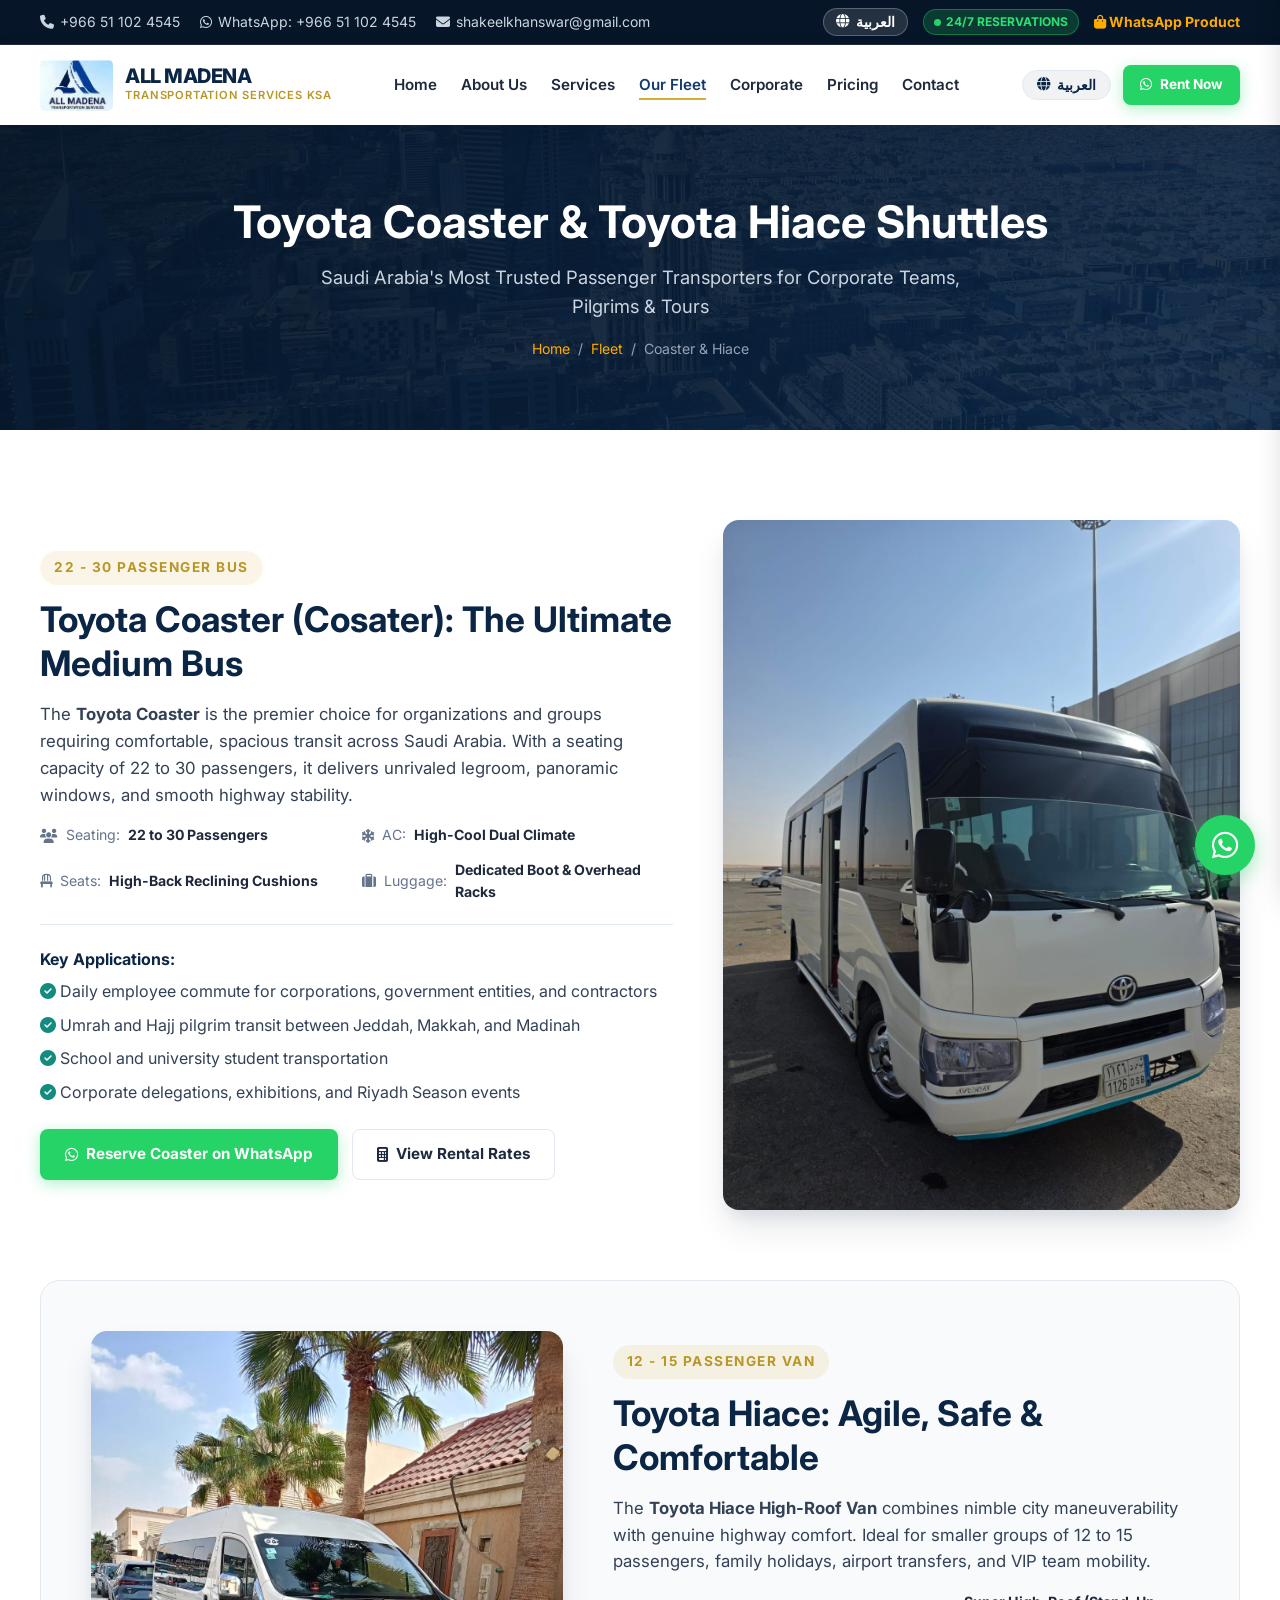
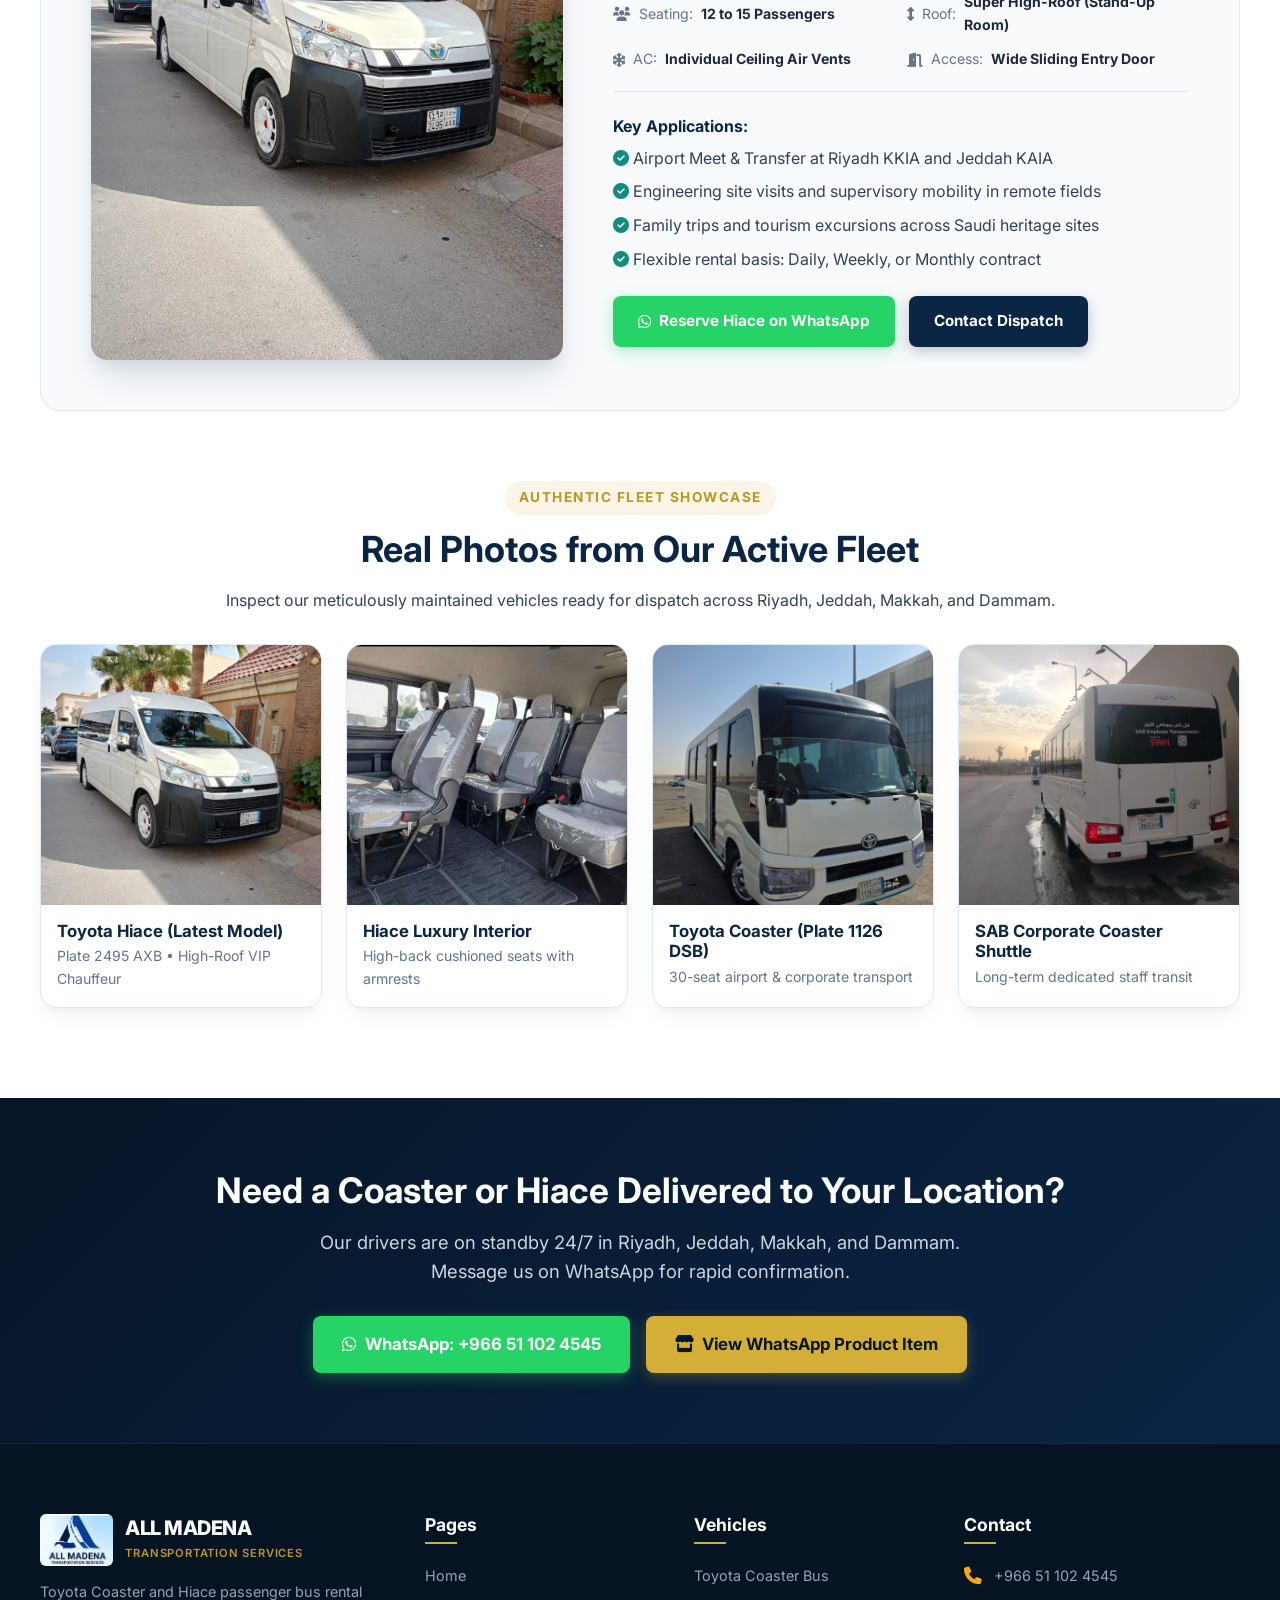
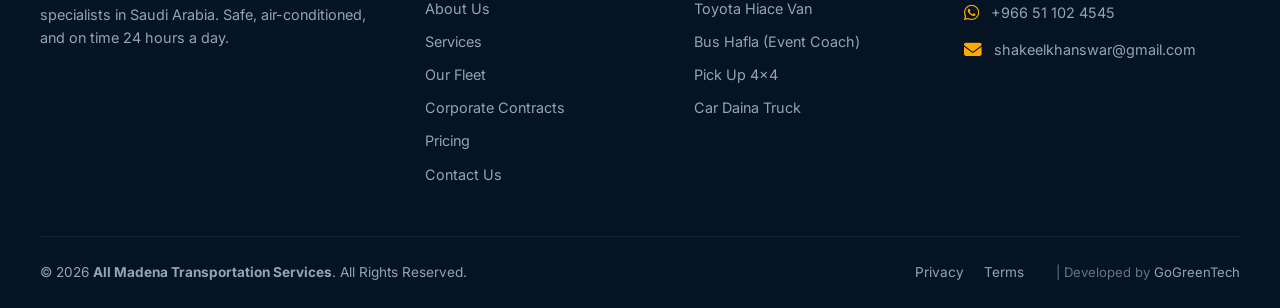
<file: coaster-hiace.html>
<!DOCTYPE html>
<html lang="en">
<head>
  <meta charset="UTF-8">
  <meta name="viewport" content="width=device-width, initial-scale=1.0">
  <title>Toyota Coaster & Hiace Rental KSA | All Madena Transportation</title>
  <meta name="description" content="Rent Toyota Coaster (22-30 seats) and Toyota Hiace (12-15 seats) in Saudi Arabia with professional drivers. Daily, Weekly, and Monthly corporate basis in Riyadh, Jeddah, Makkah, and Dammam.">
  <link rel="icon" type="image/png" href="assets/images/logo.png">
  <link rel="stylesheet" href="https://cdnjs.cloudflare.com/ajax/libs/font-awesome/6.5.1/css/all.min.css">
  <link href="https://fonts.googleapis.com/css2?family=Inter:wght@400;500;600;700;800&display=swap" rel="stylesheet">
  <link rel="stylesheet" href="assets/css/style.css">
</head>
<body>

  <!-- Top Bar -->
  <div class="top-bar">
    <div class="container">
      <div class="top-info">
        <a href="tel:+966511024545"><i class="fa-solid fa-phone"></i> +966 51 102 4545</a>
        <a href="https://wa.me/966511024545" target="_blank"><i class="fa-brands fa-whatsapp"></i> WhatsApp: +966 51 102 4545</a>
        <a href="mailto:shakeelkhanswar@gmail.com"><i class="fa-solid fa-envelope"></i> shakeelkhanswar@gmail.com</a>
      </div>
      <div class="top-actions">
        <button class="lang-switch-btn" type="button"><i class="fa-solid fa-globe"></i> العربية</button>
        
        <span class="badge-24-7"><span class="badge-pulse"></span> 24/7 RESERVATIONS</span>
        <a href="https://wa.me/p/9263387833737993/966511024545" target="_blank" style="color: var(--accent-bright); font-weight: 700;">
          <i class="fa-solid fa-bag-shopping"></i> WhatsApp Product
        </a>
      </div>
    </div>
  </div>

  <!-- Header -->
  <header class="site-header">
    <div class="container">
      <nav class="navbar">
        <a href="index.html" class="brand-logo">
          <img src="assets/images/logo.png" alt="All Madena Transportation Logo">
          <div class="brand-text">
            <span class="brand-name">ALL MADENA</span>
            <span class="brand-tagline">Transportation Services KSA</span>
          </div>
        </a>

        <ul class="nav-menu">
          <li><a href="index.html" class="nav-link">Home</a></li>
          <li><a href="about.html" class="nav-link">About Us</a></li>
          <li><a href="services.html" class="nav-link">Services</a></li>
          <li><a href="fleet.html" class="nav-link active">Our Fleet</a></li>
          <li><a href="corporate-contracts.html" class="nav-link">Corporate</a></li>
          <li><a href="pricing.html" class="nav-link">Pricing</a></li>
          <li><a href="contact.html" class="nav-link">Contact</a></li>
        </ul>

        <div class="nav-cta">
          <button class="lang-switch-nav" type="button"><i class="fa-solid fa-globe"></i> العربية</button>
          
          <a href="https://wa.me/966511024545?text=Hello%20All%20Madena,%20I%20want%20to%20rent%20a%20Coaster%20or%20Hiace" target="_blank" class="btn btn-whatsapp btn-sm">
            <i class="fa-brands fa-whatsapp"></i> Rent Now
          </a>
          <button class="mobile-toggle" aria-label="Open Navigation Menu" type="button"><i class="fa-solid fa-bars-staggered"></i></button>
        </div>
              <div class="mobile-actions">
          <button class="lang-switch-nav" type="button" aria-label="Language"><i class="fa-solid fa-globe"></i></button>
          <a href="https://wa.me/966511024545" target="_blank" class="btn btn-whatsapp btn-sm" style="padding: 8px; border-radius: 50%; width: 38px; height: 38px; display: inline-flex; align-items: center; justify-content: center;"><i class="fa-brands fa-whatsapp"></i></a>
          <button class="mobile-toggle" aria-label="Open Navigation Menu" type="button"><i class="fa-solid fa-bars-staggered"></i></button>
        </div>
      </nav>
    </div>
  </header>

  <!-- Page Banner -->
  <section class="page-banner">
    <div class="container">
      <h1>Toyota Coaster & Toyota Hiace Shuttles</h1>
      <p>Saudi Arabia's Most Trusted Passenger Transporters for Corporate Teams, Pilgrims & Tours</p>
      <div class="breadcrumb">
        <a href="index.html">Home</a> <span>/</span> <a href="fleet.html">Fleet</a> <span>/</span> <span>Coaster & Hiace</span>
      </div>
    </div>
  </section>

  <!-- Deep Dive: Toyota Coaster -->
  <section class="section-padding">
    <div class="container">
      <div style="display: grid; grid-template-columns: 1.1fr 0.9fr; gap: 50px; align-items: center; margin-bottom: 70px;">
        <div>
          <span class="section-tag">22 - 30 Passenger Bus</span>
          <h2 style="font-size: 2.2rem; margin-bottom: 16px;">Toyota Coaster (Cosater): The Ultimate Medium Bus</h2>
          <p style="color: var(--text-main); font-size: 1.05rem; margin-bottom: 16px;">
            The <strong>Toyota Coaster</strong> is the premier choice for organizations and groups requiring comfortable, spacious transit across Saudi Arabia. With a seating capacity of 22 to 30 passengers, it delivers unrivaled legroom, panoramic windows, and smooth highway stability.
          </p>
          <div class="fleet-specs" style="margin-bottom: 24px;">
            <div class="spec-item"><i class="fa-solid fa-users"></i> Seating: <strong>22 to 30 Passengers</strong></div>
            <div class="spec-item"><i class="fa-solid fa-snowflake"></i> AC: <strong>High-Cool Dual Climate</strong></div>
            <div class="spec-item"><i class="fa-solid fa-chair"></i> Seats: <strong>High-Back Reclining Cushions</strong></div>
            <div class="spec-item"><i class="fa-solid fa-suitcase"></i> Luggage: <strong>Dedicated Boot & Overhead Racks</strong></div>
          </div>
          <h4 style="margin-bottom: 10px; color: var(--primary);">Key Applications:</h4>
          <ul style="margin-bottom: 24px; display: flex; flex-direction: column; gap: 8px;">
            <li><i class="fa-solid fa-circle-check" style="color: var(--whatsapp-dark);"></i> Daily employee commute for corporations, government entities, and contractors</li>
            <li><i class="fa-solid fa-circle-check" style="color: var(--whatsapp-dark);"></i> Umrah and Hajj pilgrim transit between Jeddah, Makkah, and Madinah</li>
            <li><i class="fa-solid fa-circle-check" style="color: var(--whatsapp-dark);"></i> School and university student transportation</li>
            <li><i class="fa-solid fa-circle-check" style="color: var(--whatsapp-dark);"></i> Corporate delegations, exhibitions, and Riyadh Season events</li>
          </ul>
          <div style="display: flex; gap: 14px; flex-wrap: wrap;">
            <a href="https://wa.me/966511024545?text=Hello%20All%20Madena,%20I%20want%20to%20reserve%20a%20Toyota%20Coaster%20Bus" target="_blank" class="btn btn-whatsapp">
              <i class="fa-brands fa-whatsapp"></i> Reserve Coaster on WhatsApp
            </a>
            <a href="pricing.html" class="btn btn-outline-dark">
              <i class="fa-solid fa-calculator"></i> View Rental Rates
            </a>
          </div>
        </div>

        <div>
          <img src="assets/images/real-coaster-modern.jpg" alt="Toyota Coaster Bus Inside KSA" style="border-radius: 16px; box-shadow: var(--card-shadow-hover); width: 100%;">
        </div>
      </div>

      <!-- Deep Dive: Toyota Hiace -->
      <div style="display: grid; grid-template-columns: 0.9fr 1.1fr; gap: 50px; align-items: center; background: var(--light-bg); padding: 50px; border-radius: 20px; border: 1px solid var(--border); margin-bottom: 70px;">
        <div>
          <img src="assets/images/real-hiace-latest.jpg" alt="Toyota Hiace Latest High Roof Luxury Van" style="border-radius: 16px; box-shadow: var(--card-shadow-hover); width: 100%;">
        </div>

        <div>
          <span class="section-tag">12 - 15 Passenger Van</span>
          <h2 style="font-size: 2.2rem; margin-bottom: 16px;">Toyota Hiace: Agile, Safe & Comfortable</h2>
          <p style="color: var(--text-main); font-size: 1.05rem; margin-bottom: 16px;">
            The <strong>Toyota Hiace High-Roof Van</strong> combines nimble city maneuverability with genuine highway comfort. Ideal for smaller groups of 12 to 15 passengers, family holidays, airport transfers, and VIP team mobility.
          </p>
          <div class="fleet-specs" style="margin-bottom: 24px;">
            <div class="spec-item"><i class="fa-solid fa-users"></i> Seating: <strong>12 to 15 Passengers</strong></div>
            <div class="spec-item"><i class="fa-solid fa-up-down"></i> Roof: <strong>Super High-Roof (Stand-Up Room)</strong></div>
            <div class="spec-item"><i class="fa-solid fa-snowflake"></i> AC: <strong>Individual Ceiling Air Vents</strong></div>
            <div class="spec-item"><i class="fa-solid fa-door-open"></i> Access: <strong>Wide Sliding Entry Door</strong></div>
          </div>
          <h4 style="margin-bottom: 10px; color: var(--primary);">Key Applications:</h4>
          <ul style="margin-bottom: 24px; display: flex; flex-direction: column; gap: 8px;">
            <li><i class="fa-solid fa-circle-check" style="color: var(--whatsapp-dark);"></i> Airport Meet & Transfer at Riyadh KKIA and Jeddah KAIA</li>
            <li><i class="fa-solid fa-circle-check" style="color: var(--whatsapp-dark);"></i> Engineering site visits and supervisory mobility in remote fields</li>
            <li><i class="fa-solid fa-circle-check" style="color: var(--whatsapp-dark);"></i> Family trips and tourism excursions across Saudi heritage sites</li>
            <li><i class="fa-solid fa-circle-check" style="color: var(--whatsapp-dark);"></i> Flexible rental basis: Daily, Weekly, or Monthly contract</li>
          </ul>
          <div style="display: flex; gap: 14px; flex-wrap: wrap;">
            <a href="https://wa.me/966511024545?text=Hello%20All%20Madena,%20I%20want%20to%20reserve%20a%20Toyota%20Hiace%20Van" target="_blank" class="btn btn-whatsapp">
              <i class="fa-brands fa-whatsapp"></i> Reserve Hiace on WhatsApp
            </a>
            <a href="contact.html" class="btn btn-primary">Contact Dispatch</a>
          </div>
        </div>
      </div>

      <!-- Real Fleet Photo Gallery -->
      <div class="text-center" style="margin-bottom: 30px;">
        <span class="section-tag">Authentic Fleet Showcase</span>
        <h2 class="section-title">Real Photos from Our Active Fleet</h2>
        <p class="section-desc">Inspect our meticulously maintained vehicles ready for dispatch across Riyadh, Jeddah, Makkah, and Dammam.</p>
      </div>

      <div style="display: grid; grid-template-columns: repeat(auto-fit, minmax(280px, 1fr)); gap: 24px;">
        <div style="background: #fff; border-radius: 16px; overflow: hidden; box-shadow: var(--card-shadow); border: 1px solid var(--border);">
          <img src="assets/images/real-hiace-latest.jpg" alt="Latest Toyota Hiace High Roof Luxury Van" style="width: 100%; height: 260px; object-fit: cover;">
          <div style="padding: 16px;">
            <h4 style="margin-bottom: 4px; font-size: 1.05rem;">Toyota Hiace (Latest Model)</h4>
            <p style="color: var(--text-muted); font-size: 0.88rem; margin: 0;">Plate 2495 AXB • High-Roof VIP Chauffeur</p>
          </div>
        </div>

        <div style="background: #fff; border-radius: 16px; overflow: hidden; box-shadow: var(--card-shadow); border: 1px solid var(--border);">
          <img src="assets/images/real-hiace-interior.jpg" alt="Toyota Hiace Clean Interior Seating" style="width: 100%; height: 260px; object-fit: cover;">
          <div style="padding: 16px;">
            <h4 style="margin-bottom: 4px; font-size: 1.05rem;">Hiace Luxury Interior</h4>
            <p style="color: var(--text-muted); font-size: 0.88rem; margin: 0;">High-back cushioned seats with armrests</p>
          </div>
        </div>

        <div style="background: #fff; border-radius: 16px; overflow: hidden; box-shadow: var(--card-shadow); border: 1px solid var(--border);">
          <img src="assets/images/real-coaster-modern.jpg" alt="Toyota Coaster Bus Airport Edition" style="width: 100%; height: 260px; object-fit: cover;">
          <div style="padding: 16px;">
            <h4 style="margin-bottom: 4px; font-size: 1.05rem;">Toyota Coaster (Plate 1126 DSB)</h4>
            <p style="color: var(--text-muted); font-size: 0.88rem; margin: 0;">30-seat airport & corporate transport</p>
          </div>
        </div>

        <div style="background: #fff; border-radius: 16px; overflow: hidden; box-shadow: var(--card-shadow); border: 1px solid var(--border);">
          <img src="assets/images/real-coaster-corporate.jpg" alt="Toyota Coaster SAB Corporate Transport" style="width: 100%; height: 260px; object-fit: cover;">
          <div style="padding: 16px;">
            <h4 style="margin-bottom: 4px; font-size: 1.05rem;">SAB Corporate Coaster Shuttle</h4>
            <p style="color: var(--text-muted); font-size: 0.88rem; margin: 0;">Long-term dedicated staff transit</p>
          </div>
        </div>
      </div>
    </div>
  </section>

  <!-- CTA Banner -->
  <section class="cta-banner">
    <div class="container">
      <h2>Need a Coaster or Hiace Delivered to Your Location?</h2>
      <p>Our drivers are on standby 24/7 in Riyadh, Jeddah, Makkah, and Dammam. Message us on WhatsApp for rapid confirmation.</p>
      <div class="cta-banner-buttons">
        <a href="https://wa.me/966511024545" target="_blank" class="btn btn-whatsapp btn-lg">
          <i class="fa-brands fa-whatsapp"></i> WhatsApp: +966 51 102 4545
        </a>
        <a href="https://wa.me/p/9263387833737993/966511024545" target="_blank" class="btn btn-accent btn-lg">
          <i class="fa-solid fa-store"></i> View WhatsApp Product Item
        </a>
      </div>
    </div>
  </section>

  <!-- Footer -->
  <footer class="site-footer">
    <div class="container">
      <div class="footer-grid">
        <div class="footer-about">
          <div class="brand-logo" style="margin-bottom: 12px;">
            <img src="assets/images/logo.png" alt="All Madena Logo">
            <div class="brand-text">
              <span class="brand-name">ALL MADENA</span>
              <span class="brand-tagline">Transportation Services</span>
            </div>
          </div>
          <p>Toyota Coaster and Hiace passenger bus rental specialists in Saudi Arabia. Safe, air-conditioned, and on time 24 hours a day.</p>
        </div>

        <div>
          <h4 class="footer-title">Pages</h4>
          <ul class="footer-links">
            <li><a href="index.html">Home</a></li>
            <li><a href="about.html">About Us</a></li>
            <li><a href="services.html">Services</a></li>
            <li><a href="fleet.html">Our Fleet</a></li>
            <li><a href="corporate-contracts.html">Corporate Contracts</a></li>
            <li><a href="pricing.html">Pricing</a></li>
            <li><a href="contact.html">Contact Us</a></li>
          </ul>
        </div>

        <div>
          <h4 class="footer-title">Vehicles</h4>
          <ul class="footer-links">
            <li><a href="coaster-hiace.html">Toyota Coaster Bus</a></li>
            <li><a href="coaster-hiace.html">Toyota Hiace Van</a></li>
            <li><a href="hafla-bus.html">Bus Hafla (Event Coach)</a></li>
            <li><a href="daina-pickup.html">Pick Up 4x4</a></li>
            <li><a href="daina-pickup.html">Car Daina Truck</a></li>
          </ul>
        </div>

        <div>
          <h4 class="footer-title">Contact</h4>
          <div class="footer-contact-item">
            <i class="fa-solid fa-phone"></i>
            <div><a href="tel:+966511024545">+966 51 102 4545</a></div>
          </div>
          <div class="footer-contact-item">
            <i class="fa-brands fa-whatsapp"></i>
            <div><a href="https://wa.me/966511024545">+966 51 102 4545</a></div>
          </div>
          <div class="footer-contact-item">
            <i class="fa-solid fa-envelope"></i>
            <div><a href="mailto:shakeelkhanswar@gmail.com">shakeelkhanswar@gmail.com</a></div>
          </div>
        </div>
      </div>

      <div class="footer-bottom">
        <div>&copy; 2026 <strong>All Madena Transportation Services</strong>. All Rights Reserved.</div>
        <div class="footer-bottom-links">
          <a href="privacy.html">Privacy</a>
          <a href="terms.html">Terms</a>
          <span style="color: #64748b; font-size: 0.82rem; margin-left: 12px;">| Developed by <a href="https://rashidzada.pythonanywhere.com/" target="_blank" rel="noopener noreferrer" style="color: #94a3b8; text-decoration: none; transition: color 0.2s;" onmouseover="this.style.color='#d4af37'" onmouseout="this.style.color='#94a3b8'">GoGreenTech</a></span>
        </div>
      </div>
    </div>
  </footer>

  <div class="floating-whatsapp-container">
    <a href="https://wa.me/966511024545" target="_blank" class="floating-whatsapp-btn" aria-label="WhatsApp Chat">
      <span class="whatsapp-tooltip">Chat on WhatsApp</span>
      <i class="fa-brands fa-whatsapp"></i>
    </a>
  </div>

  <script src="assets/js/main.js"></script>
  <script src="assets/js/i18n.js"></script>

  <!-- Offcanvas Mobile Navigation Drawer -->
  <div class="drawer-backdrop" id="drawerBackdrop"></div>
  <aside class="mobile-nav-drawer" id="mobileNavDrawer">
    <div class="drawer-header">
      <div class="brand-logo">
        <img src="assets/images/logo.png" alt="All Madena Logo">
        <span style="font-weight: 800; font-size: 1.1rem; color: #fff;">ALL MADENA</span>
      </div>
      <button class="drawer-close" id="drawerCloseBtn" aria-label="Close Menu">&times;</button>
    </div>
    <div class="drawer-menu-links">
      <a href="index.html"><i class="fa-solid fa-house"></i> Home (الرئيسية)</a>
      <a href="about.html"><i class="fa-solid fa-circle-info"></i> About Us (من نحن)</a>
      <a href="services.html"><i class="fa-solid fa-taxi"></i> Services (خدماتنا)</a>
      <a href="fleet.html"><i class="fa-solid fa-bus"></i> Full Fleet (كامل الأسطول)</a>
      <a href="coaster-hiace.html"><i class="fa-solid fa-van-shuttle"></i> Coaster & Hiace (كوستر وهايس)</a>
      <a href="hafla-bus.html"><i class="fa-solid fa-champagne-glasses"></i> Bus Hafla (باص حفلة)</a>
      <a href="daina-pickup.html"><i class="fa-solid fa-truck"></i> Daina & Pickup (دينا وبيك اب)</a>
      <a href="corporate-contracts.html"><i class="fa-solid fa-building"></i> Corporate (عقود شركات)</a>
      <a href="pricing.html"><i class="fa-solid fa-tag"></i> Pricing & Rates (الأسعار)</a>
      <a href="contact.html"><i class="fa-solid fa-envelope"></i> Contact Us (اتصل بنا)</a>
    </div>
    <div class="drawer-footer">
      <button class="lang-switch-btn" type="button" style="width: 100%; justify-content: center; background: var(--primary); color: #fff; padding: 10px;">
        <i class="fa-solid fa-globe"></i> Switch Language (العربية / English)
      </button>
      <a href="https://wa.me/966511024545" target="_blank" class="btn btn-whatsapp btn-sm" style="width: 100%;">
        <i class="fa-brands fa-whatsapp"></i> WhatsApp: 0511024545
      </a>
      <a href="tel:+966511024545" class="btn btn-primary btn-sm" style="width: 100%;">
        <i class="fa-solid fa-phone"></i> Call Dispatch: 0511024545
      </a>
      <a href="https://wa.me/p/9263387833737993/966511024545" target="_blank" class="btn btn-accent btn-sm" style="width: 100%;">
        <i class="fa-solid fa-store"></i> WhatsApp Product Catalog
      </a>
    </div>
  </aside>

  <!-- Bottom App Navigation Bar for Small Screens -->
  <nav class="bottom-app-bar">
    <div class="bottom-app-bar-inner">
      <a href="index.html" class="bottom-tab-item">
        <i class="fa-solid fa-house"></i>
        <span>Home</span>
      </a>
      <a href="fleet.html" class="bottom-tab-item">
        <i class="fa-solid fa-bus"></i>
        <span>Fleet</span>
      </a>
      <a href="https://wa.me/966511024545" target="_blank" class="bottom-tab-item whatsapp-tab">
        <i class="fa-brands fa-whatsapp"></i>
        <span>WhatsApp</span>
      </a>
      <a href="tel:+966511024545" class="bottom-tab-item">
        <i class="fa-solid fa-phone"></i>
        <span>Call</span>
      </a>
    </div>
  </nav>

</body>
</html>
</file>
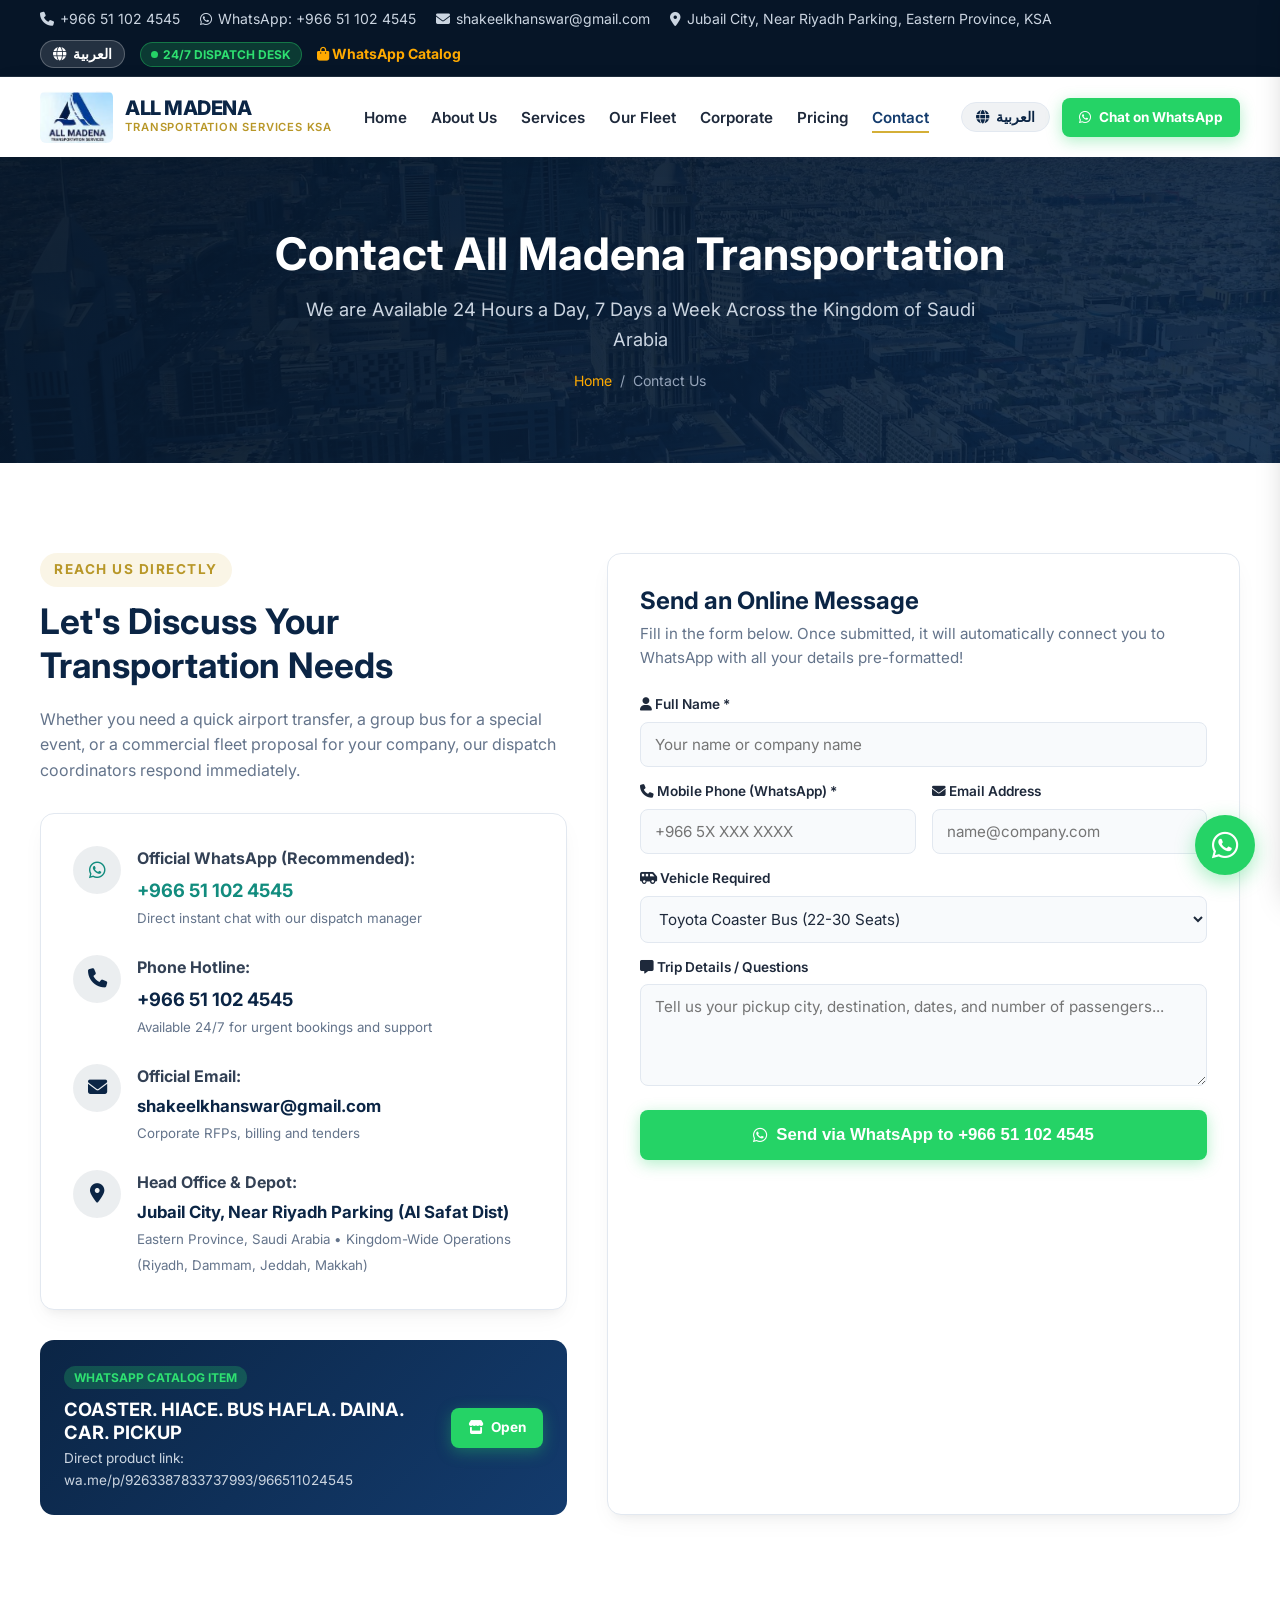
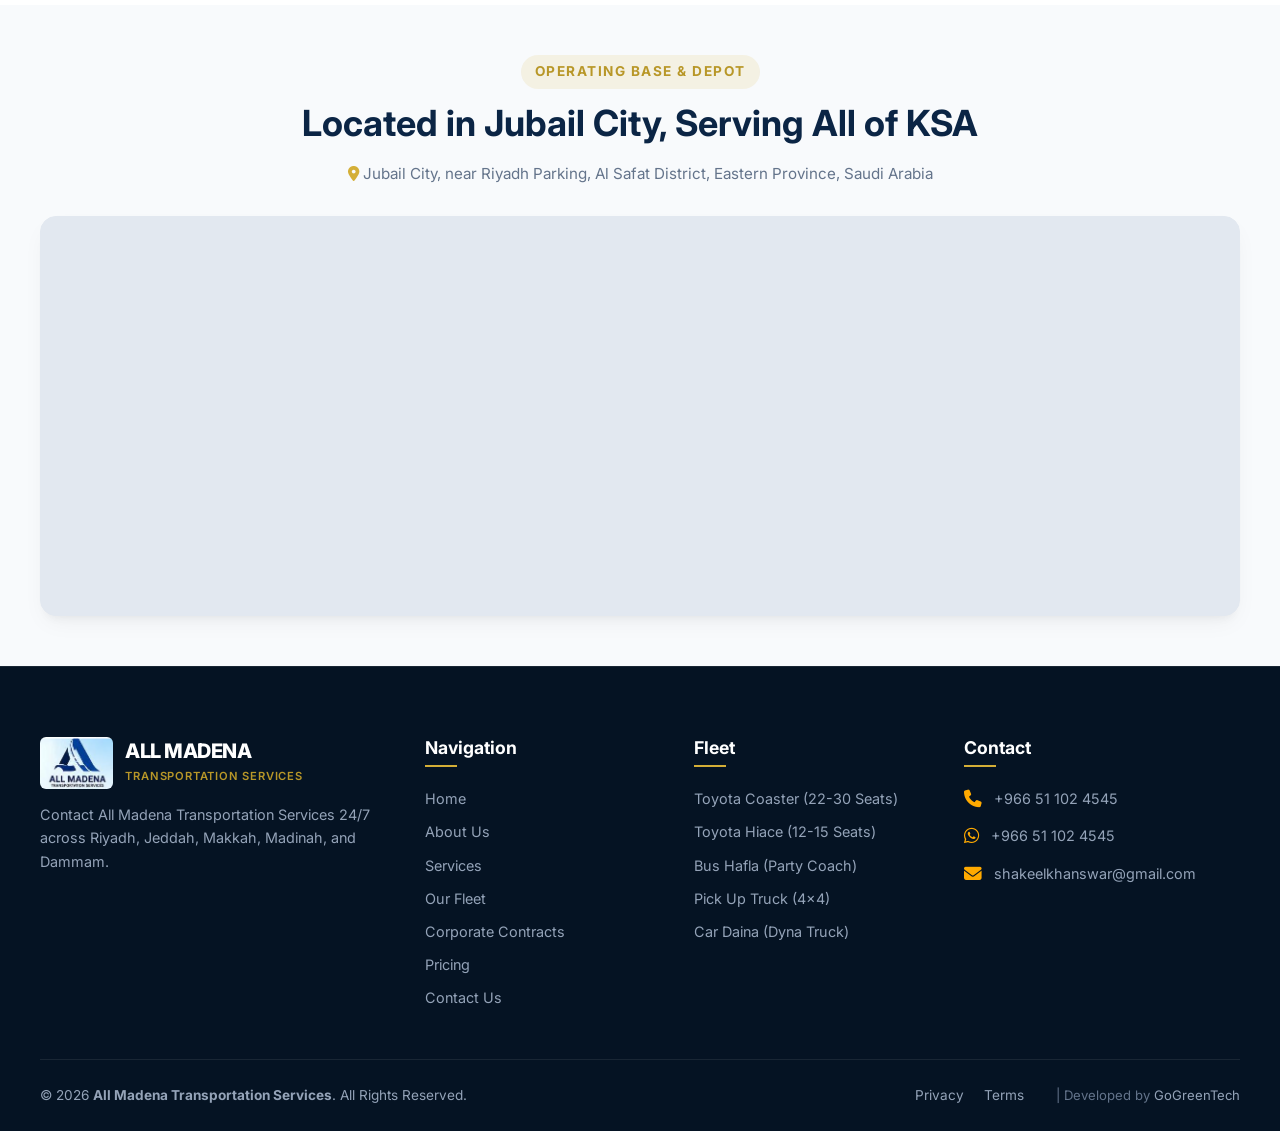
<file: contact.html>
<!DOCTYPE html>
<html lang="en">
<head>
  <meta charset="UTF-8">
  <meta name="viewport" content="width=device-width, initial-scale=1.0">
  <title>Contact Us | All Madena Transportation Services KSA</title>
  <meta name="description" content="Contact All Madena Transportation Services in Saudi Arabia. Call or WhatsApp +966 51 102 4545, email shakeelkhanswar@gmail.com, or view our official WhatsApp product catalog. Available 24/7.">
  <link rel="icon" type="image/png" href="assets/images/logo.png">
  <link rel="stylesheet" href="https://cdnjs.cloudflare.com/ajax/libs/font-awesome/6.5.1/css/all.min.css">
  <link href="https://fonts.googleapis.com/css2?family=Inter:wght@400;500;600;700;800&display=swap" rel="stylesheet">
  <link rel="stylesheet" href="assets/css/style.css">
</head>
<body>

  <!-- Top Bar -->
  <div class="top-bar">
    <div class="container">
      <div class="top-info">
        <a href="tel:+966511024545"><i class="fa-solid fa-phone"></i> +966 51 102 4545</a>
        <a href="https://wa.me/966511024545" target="_blank"><i class="fa-brands fa-whatsapp"></i> WhatsApp: +966 51 102 4545</a>
        <a href="mailto:shakeelkhanswar@gmail.com"><i class="fa-solid fa-envelope"></i> shakeelkhanswar@gmail.com</a>
        <span><i class="fa-solid fa-location-dot"></i> Jubail City, Near Riyadh Parking, Eastern Province, KSA</span>
      </div>
      <div class="top-actions">
        <button class="lang-switch-btn" type="button"><i class="fa-solid fa-globe"></i> العربية</button>
        
        <span class="badge-24-7"><span class="badge-pulse"></span> 24/7 DISPATCH DESK</span>
        <a href="https://wa.me/p/9263387833737993/966511024545" target="_blank" style="color: var(--accent-bright); font-weight: 700;">
          <i class="fa-solid fa-bag-shopping"></i> WhatsApp Catalog
        </a>
      </div>
    </div>
  </div>

  <!-- Header -->
  <header class="site-header">
    <div class="container">
      <nav class="navbar">
        <a href="index.html" class="brand-logo">
          <img src="assets/images/logo.png" alt="All Madena Transportation Logo">
          <div class="brand-text">
            <span class="brand-name">ALL MADENA</span>
            <span class="brand-tagline">Transportation Services KSA</span>
          </div>
        </a>

        <ul class="nav-menu">
          <li><a href="index.html" class="nav-link">Home</a></li>
          <li><a href="about.html" class="nav-link">About Us</a></li>
          <li><a href="services.html" class="nav-link">Services</a></li>
          <li><a href="fleet.html" class="nav-link">Our Fleet</a></li>
          <li><a href="corporate-contracts.html" class="nav-link">Corporate</a></li>
          <li><a href="pricing.html" class="nav-link">Pricing</a></li>
          <li><a href="contact.html" class="nav-link active">Contact</a></li>
        </ul>

        <div class="nav-cta">
          <button class="lang-switch-nav" type="button"><i class="fa-solid fa-globe"></i> العربية</button>
          
          <a href="https://wa.me/966511024545?text=Hello%20All%20Madena,%20I%20have%20an%20inquiry" target="_blank" class="btn btn-whatsapp btn-sm">
            <i class="fa-brands fa-whatsapp"></i> Chat on WhatsApp
          </a>
          <button class="mobile-toggle" aria-label="Open Navigation Menu" type="button"><i class="fa-solid fa-bars-staggered"></i></button>
        </div>
              <div class="mobile-actions">
          <button class="lang-switch-nav" type="button" aria-label="Language"><i class="fa-solid fa-globe"></i></button>
          <a href="https://wa.me/966511024545" target="_blank" class="btn btn-whatsapp btn-sm" style="padding: 8px; border-radius: 50%; width: 38px; height: 38px; display: inline-flex; align-items: center; justify-content: center;"><i class="fa-brands fa-whatsapp"></i></a>
          <button class="mobile-toggle" aria-label="Open Navigation Menu" type="button"><i class="fa-solid fa-bars-staggered"></i></button>
        </div>
      </nav>
    </div>
  </header>

  <!-- Page Banner -->
  <section class="page-banner">
    <div class="container">
      <h1>Contact All Madena Transportation</h1>
      <p>We are Available 24 Hours a Day, 7 Days a Week Across the Kingdom of Saudi Arabia</p>
      <div class="breadcrumb">
        <a href="index.html">Home</a> <span>/</span> <span>Contact Us</span>
      </div>
    </div>
  </section>

  <!-- Contact Section -->
  <section class="section-padding">
    <div class="container">
      <div class="contact-grid">
        
        <!-- Left: Contact Details & Product Card -->
        <div>
          <span class="section-tag">Reach Us Directly</span>
          <h2 style="font-size: 2.2rem; margin-bottom: 20px;">Let's Discuss Your Transportation Needs</h2>
          <p style="color: var(--text-muted); margin-bottom: 30px;">
            Whether you need a quick airport transfer, a group bus for a special event, or a commercial fleet proposal for your company, our dispatch coordinators respond immediately.
          </p>

          <div class="contact-card-box" style="margin-bottom: 30px;">
            <div class="contact-item-row">
              <div class="contact-icon-circle"><i class="fa-brands fa-whatsapp" style="color: var(--whatsapp-dark);"></i></div>
              <div>
                <strong>Official WhatsApp (Recommended):</strong>
                <div style="font-size: 1.15rem; font-weight: 700; color: var(--whatsapp-dark); margin-top: 4px;">
                  <a href="https://wa.me/966511024545" target="_blank">+966 51 102 4545</a>
                </div>
                <small style="color: var(--text-muted);">Direct instant chat with our dispatch manager</small>
              </div>
            </div>

            <div class="contact-item-row">
              <div class="contact-icon-circle"><i class="fa-solid fa-phone"></i></div>
              <div>
                <strong>Phone Hotline:</strong>
                <div style="font-size: 1.15rem; font-weight: 700; color: var(--primary); margin-top: 4px;">
                  <a href="tel:+966511024545">+966 51 102 4545</a>
                </div>
                <small style="color: var(--text-muted);">Available 24/7 for urgent bookings and support</small>
              </div>
            </div>

            <div class="contact-item-row">
              <div class="contact-icon-circle"><i class="fa-solid fa-envelope"></i></div>
              <div>
                <strong>Official Email:</strong>
                <div style="font-size: 1.05rem; font-weight: 700; color: var(--primary); margin-top: 4px;">
                  <a href="mailto:shakeelkhanswar@gmail.com">shakeelkhanswar@gmail.com</a>
                </div>
                <small style="color: var(--text-muted);">Corporate RFPs, billing and tenders</small>
              </div>
            </div>

            <div class="contact-item-row" style="margin-bottom: 0;">
              <div class="contact-icon-circle"><i class="fa-solid fa-location-dot"></i></div>
              <div>
                <strong>Head Office & Depot:</strong>
                <div style="font-size: 1.05rem; font-weight: 700; color: var(--primary); margin-top: 4px;">
                  Jubail City, Near Riyadh Parking (Al Safat Dist)
                </div>
                <small style="color: var(--text-muted);">Eastern Province, Saudi Arabia • Kingdom-Wide Operations (Riyadh, Dammam, Jeddah, Makkah)</small>
              </div>
            </div>
          </div>

          <!-- Official WhatsApp Product Box -->
          <div style="background: linear-gradient(135deg, #0b2545 0%, #133b6d 100%); color: var(--white); border-radius: 14px; padding: 24px; display: flex; align-items: center; justify-content: space-between; gap: 20px;">
            <div>
              <span style="background: rgba(37,211,102,0.25); color: var(--whatsapp-light); font-size: 0.75rem; font-weight: 700; padding: 4px 10px; border-radius: 12px; text-transform: uppercase;">
                WhatsApp Catalog Item
              </span>
              <h4 style="color: var(--white); font-size: 1.15rem; margin: 8px 0 4px 0;">COASTER. HIACE. BUS HAFLA. DAINA. CAR. PICKUP</h4>
              <p style="color: #cbd5e1; font-size: 0.85rem; margin: 0;">Direct product link: wa.me/p/9263387833737993/966511024545</p>
            </div>
            <a href="https://wa.me/p/9263387833737993/966511024545" target="_blank" class="btn btn-whatsapp btn-sm" style="white-space: nowrap;">
              <i class="fa-solid fa-store"></i> Open
            </a>
          </div>
        </div>

        <!-- Right: Online Inquiry & Booking Form -->
        <div class="contact-card-box">
          <h3 style="font-size: 1.5rem; margin-bottom: 6px; color: var(--primary);">Send an Online Message</h3>
          <p style="color: var(--text-muted); font-size: 0.95rem; margin-bottom: 24px;">
            Fill in the form below. Once submitted, it will automatically connect you to WhatsApp with all your details pre-formatted!
          </p>

          <div id="formSuccessMessage" style="display: none; background: #ecfdf5; border: 1px solid #10b981; color: #065f46; padding: 14px; border-radius: 8px; margin-bottom: 20px; font-size: 0.95rem;"></div>

          <form id="contactForm" class="booking-form">
            <div class="form-group">
              <label><i class="fa-solid fa-user"></i> Full Name *</label>
              <input type="text" id="cName" class="form-control" placeholder="Your name or company name" required>
            </div>

            <div style="display: grid; grid-template-columns: 1fr 1fr; gap: 16px;">
              <div class="form-group">
                <label><i class="fa-solid fa-phone"></i> Mobile Phone (WhatsApp) *</label>
                <input type="tel" id="cPhone" class="form-control" placeholder="+966 5X XXX XXXX" required>
              </div>
              <div class="form-group">
                <label><i class="fa-solid fa-envelope"></i> Email Address</label>
                <input type="email" id="cEmail" class="form-control" placeholder="name@company.com">
              </div>
            </div>

            <div class="form-group">
              <label><i class="fa-solid fa-van-shuttle"></i> Vehicle Required</label>
              <select id="cVehicle" class="form-control">
                <option value="Toyota Coaster (22-30 Seats)">Toyota Coaster Bus (22-30 Seats)</option>
                <option value="Toyota Hiace (12-15 Seats)">Toyota Hiace High Roof Van (12-15 Seats)</option>
                <option value="Bus Hafla / Event Coach">Bus Hafla (Party & Event Coach 30-50 Seats)</option>
                <option value="Pick Up Truck 4x4">Pick Up Truck 4x4 (Hilux/D-Max)</option>
                <option value="Car Daina Truck">Car Daina / Dyna Truck (3-5 Ton)</option>
                <option value="Executive Sedan (Camry)">Executive Sedan / Camry Chauffeur</option>
                <option value="Corporate Fleet Multi-Vehicle">Corporate Fleet (Multiple Vehicles)</option>
              </select>
            </div>

            <div class="form-group">
              <label><i class="fa-solid fa-message"></i> Trip Details / Questions</label>
              <textarea id="cMessage" class="form-control" rows="4" placeholder="Tell us your pickup city, destination, dates, and number of passengers..."></textarea>
            </div>

            <button type="submit" class="btn btn-whatsapp btn-lg" style="width: 100%; margin-top: 10px;">
              <i class="fa-brands fa-whatsapp"></i> Send via WhatsApp to +966 51 102 4545
            </button>
          </form>
        </div>

      </div>
    </div>
  </section>

  <!-- Google Map Embed / Location Banner -->
  <section style="background: var(--light-bg); padding: 50px 0;">
    <div class="container">
      <div class="text-center" style="margin-bottom: 30px;">
        <span class="section-tag">Operating Base & Depot</span>
        <h2 class="section-title">Located in Jubail City, Serving All of KSA</h2>
        <p style="color: var(--text-muted); font-size: 0.95rem; margin-top: 6px;">
          <i class="fa-solid fa-location-dot" style="color: var(--accent);"></i> Jubail City, near Riyadh Parking, Al Safat District, Eastern Province, Saudi Arabia
        </p>
      </div>

      <div style="border-radius: 16px; overflow: hidden; box-shadow: var(--card-shadow); border: 1px solid var(--border); height: 400px; background: #e2e8f0;">
        <iframe 
          title="All Madena Transportation Jubail Location Near Riyadh Parking"
          src="https://maps.google.com/maps?q=Al+Safat+Jubail+Saudi+Arabia&t=&z=14&ie=UTF8&iwloc=&output=embed" 
          width="100%" 
          height="100%" 
          style="border:0;" 
          allowfullscreen="" 
          loading="lazy">
        </iframe>
      </div>
    </div>
  </section>

  <!-- Footer -->
  <footer class="site-footer">
    <div class="container">
      <div class="footer-grid">
        <div class="footer-about">
          <div class="brand-logo" style="margin-bottom: 12px;">
            <img src="assets/images/logo.png" alt="All Madena Logo">
            <div class="brand-text">
              <span class="brand-name">ALL MADENA</span>
              <span class="brand-tagline">Transportation Services</span>
            </div>
          </div>
          <p>Contact All Madena Transportation Services 24/7 across Riyadh, Jeddah, Makkah, Madinah, and Dammam.</p>
        </div>

        <div>
          <h4 class="footer-title">Navigation</h4>
          <ul class="footer-links">
            <li><a href="index.html">Home</a></li>
            <li><a href="about.html">About Us</a></li>
            <li><a href="services.html">Services</a></li>
            <li><a href="fleet.html">Our Fleet</a></li>
            <li><a href="corporate-contracts.html">Corporate Contracts</a></li>
            <li><a href="pricing.html">Pricing</a></li>
            <li><a href="contact.html">Contact Us</a></li>
          </ul>
        </div>

        <div>
          <h4 class="footer-title">Fleet</h4>
          <ul class="footer-links">
            <li><a href="coaster-hiace.html">Toyota Coaster (22-30 Seats)</a></li>
            <li><a href="coaster-hiace.html">Toyota Hiace (12-15 Seats)</a></li>
            <li><a href="hafla-bus.html">Bus Hafla (Party Coach)</a></li>
            <li><a href="daina-pickup.html">Pick Up Truck (4x4)</a></li>
            <li><a href="daina-pickup.html">Car Daina (Dyna Truck)</a></li>
          </ul>
        </div>

        <div>
          <h4 class="footer-title">Contact</h4>
          <div class="footer-contact-item">
            <i class="fa-solid fa-phone"></i>
            <div><a href="tel:+966511024545">+966 51 102 4545</a></div>
          </div>
          <div class="footer-contact-item">
            <i class="fa-brands fa-whatsapp"></i>
            <div><a href="https://wa.me/966511024545">+966 51 102 4545</a></div>
          </div>
          <div class="footer-contact-item">
            <i class="fa-solid fa-envelope"></i>
            <div><a href="mailto:shakeelkhanswar@gmail.com">shakeelkhanswar@gmail.com</a></div>
          </div>
        </div>
      </div>

      <div class="footer-bottom">
        <div>&copy; 2026 <strong>All Madena Transportation Services</strong>. All Rights Reserved.</div>
        <div class="footer-bottom-links">
          <a href="privacy.html">Privacy</a>
          <a href="terms.html">Terms</a>
          <span style="color: #64748b; font-size: 0.82rem; margin-left: 12px;">| Developed by <a href="https://rashidzada.pythonanywhere.com/" target="_blank" rel="noopener noreferrer" style="color: #94a3b8; text-decoration: none; transition: color 0.2s;" onmouseover="this.style.color='#d4af37'" onmouseout="this.style.color='#94a3b8'">GoGreenTech</a></span>
        </div>
      </div>
    </div>
  </footer>

  <div class="floating-whatsapp-container">
    <a href="https://wa.me/966511024545" target="_blank" class="floating-whatsapp-btn" aria-label="WhatsApp Chat">
      <span class="whatsapp-tooltip">Chat on WhatsApp</span>
      <i class="fa-brands fa-whatsapp"></i>
    </a>
  </div>

  <script src="assets/js/main.js"></script>
  <script src="assets/js/i18n.js"></script>

  <!-- Offcanvas Mobile Navigation Drawer -->
  <div class="drawer-backdrop" id="drawerBackdrop"></div>
  <aside class="mobile-nav-drawer" id="mobileNavDrawer">
    <div class="drawer-header">
      <div class="brand-logo">
        <img src="assets/images/logo.png" alt="All Madena Logo">
        <span style="font-weight: 800; font-size: 1.1rem; color: #fff;">ALL MADENA</span>
      </div>
      <button class="drawer-close" id="drawerCloseBtn" aria-label="Close Menu">&times;</button>
    </div>
    <div class="drawer-menu-links">
      <a href="index.html"><i class="fa-solid fa-house"></i> Home (الرئيسية)</a>
      <a href="about.html"><i class="fa-solid fa-circle-info"></i> About Us (من نحن)</a>
      <a href="services.html"><i class="fa-solid fa-taxi"></i> Services (خدماتنا)</a>
      <a href="fleet.html"><i class="fa-solid fa-bus"></i> Full Fleet (كامل الأسطول)</a>
      <a href="coaster-hiace.html"><i class="fa-solid fa-van-shuttle"></i> Coaster & Hiace (كوستر وهايس)</a>
      <a href="hafla-bus.html"><i class="fa-solid fa-champagne-glasses"></i> Bus Hafla (باص حفلة)</a>
      <a href="daina-pickup.html"><i class="fa-solid fa-truck"></i> Daina & Pickup (دينا وبيك اب)</a>
      <a href="corporate-contracts.html"><i class="fa-solid fa-building"></i> Corporate (عقود شركات)</a>
      <a href="pricing.html"><i class="fa-solid fa-tag"></i> Pricing & Rates (الأسعار)</a>
      <a href="contact.html"><i class="fa-solid fa-envelope"></i> Contact Us (اتصل بنا)</a>
    </div>
    <div class="drawer-footer">
      <button class="lang-switch-btn" type="button" style="width: 100%; justify-content: center; background: var(--primary); color: #fff; padding: 10px;">
        <i class="fa-solid fa-globe"></i> Switch Language (العربية / English)
      </button>
      <a href="https://wa.me/966511024545" target="_blank" class="btn btn-whatsapp btn-sm" style="width: 100%;">
        <i class="fa-brands fa-whatsapp"></i> WhatsApp: 0511024545
      </a>
      <a href="tel:+966511024545" class="btn btn-primary btn-sm" style="width: 100%;">
        <i class="fa-solid fa-phone"></i> Call Dispatch: 0511024545
      </a>
      <a href="https://wa.me/p/9263387833737993/966511024545" target="_blank" class="btn btn-accent btn-sm" style="width: 100%;">
        <i class="fa-solid fa-store"></i> WhatsApp Product Catalog
      </a>
    </div>
  </aside>

  <!-- Bottom App Navigation Bar for Small Screens -->
  <nav class="bottom-app-bar">
    <div class="bottom-app-bar-inner">
      <a href="index.html" class="bottom-tab-item">
        <i class="fa-solid fa-house"></i>
        <span>Home</span>
      </a>
      <a href="fleet.html" class="bottom-tab-item">
        <i class="fa-solid fa-bus"></i>
        <span>Fleet</span>
      </a>
      <a href="https://wa.me/966511024545" target="_blank" class="bottom-tab-item whatsapp-tab">
        <i class="fa-brands fa-whatsapp"></i>
        <span>WhatsApp</span>
      </a>
      <a href="tel:+966511024545" class="bottom-tab-item">
        <i class="fa-solid fa-phone"></i>
        <span>Call</span>
      </a>
    </div>
  </nav>

</body>
</html>
</file>
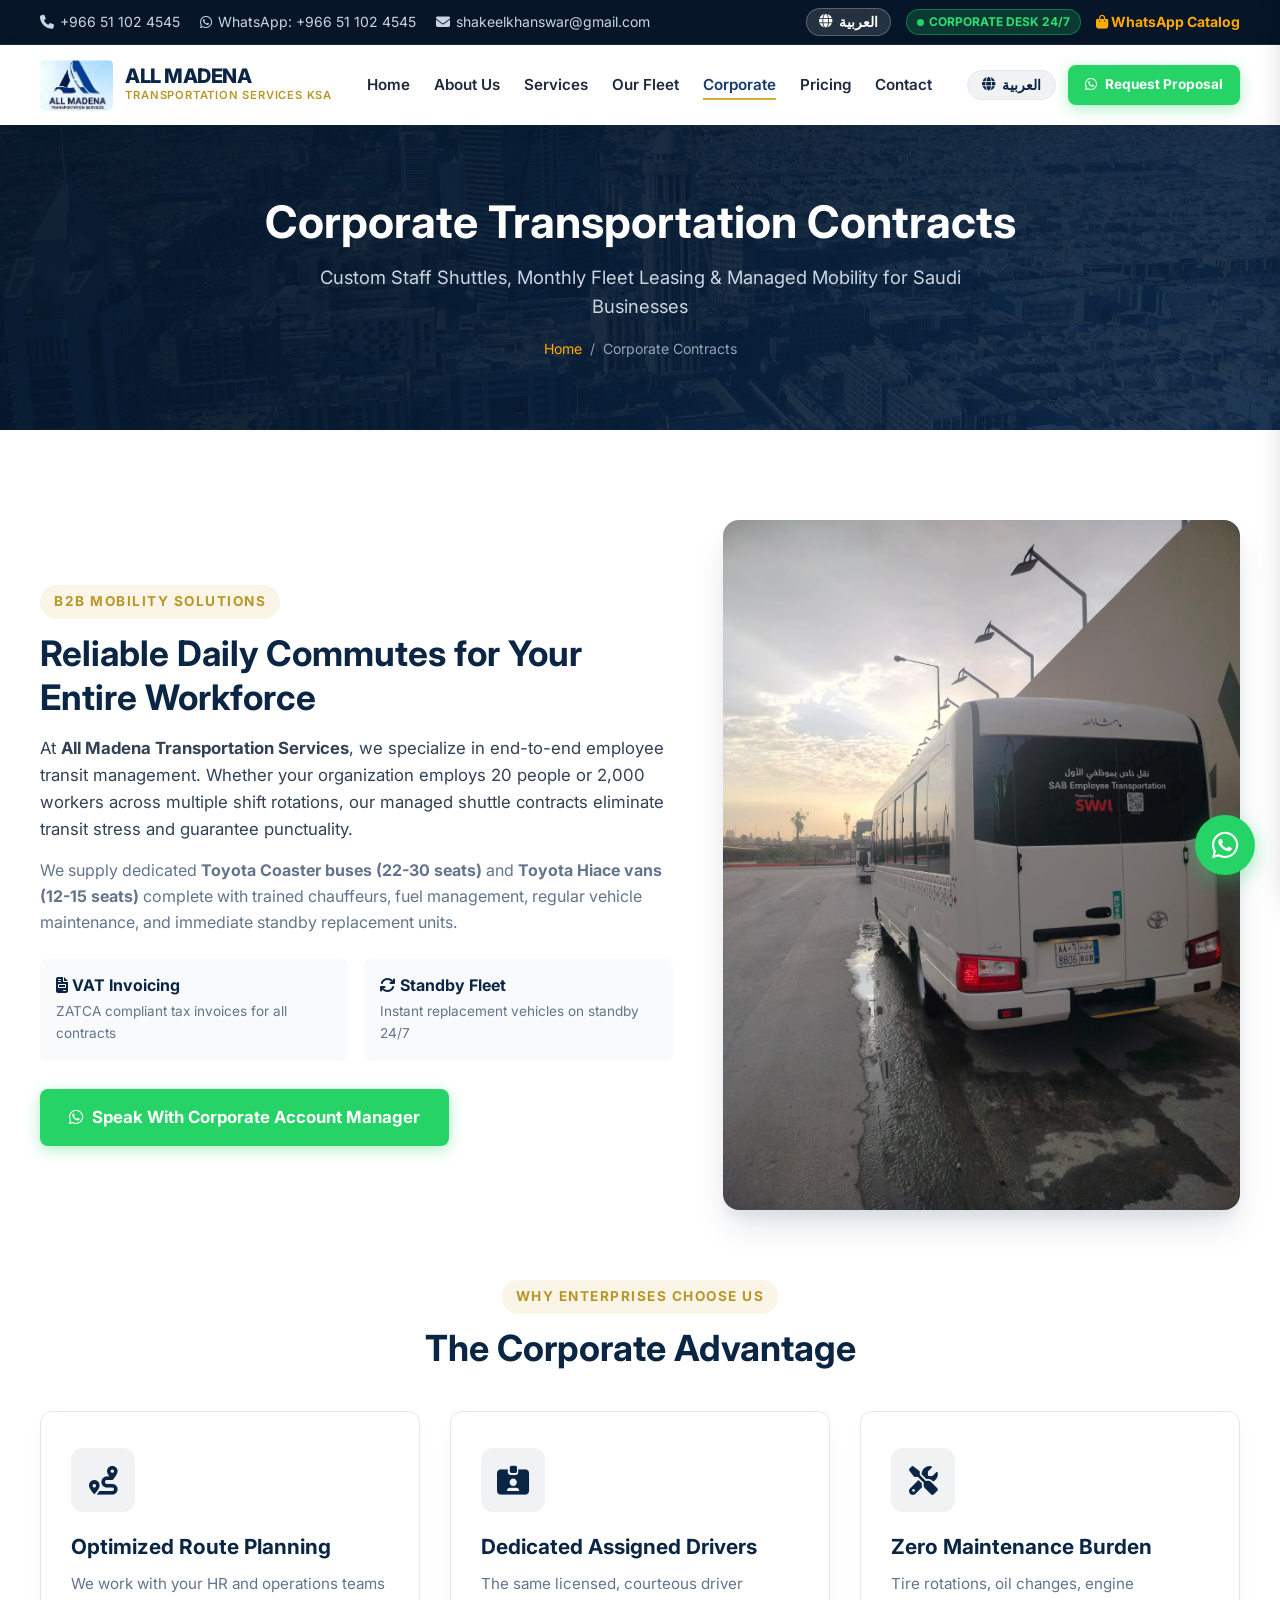
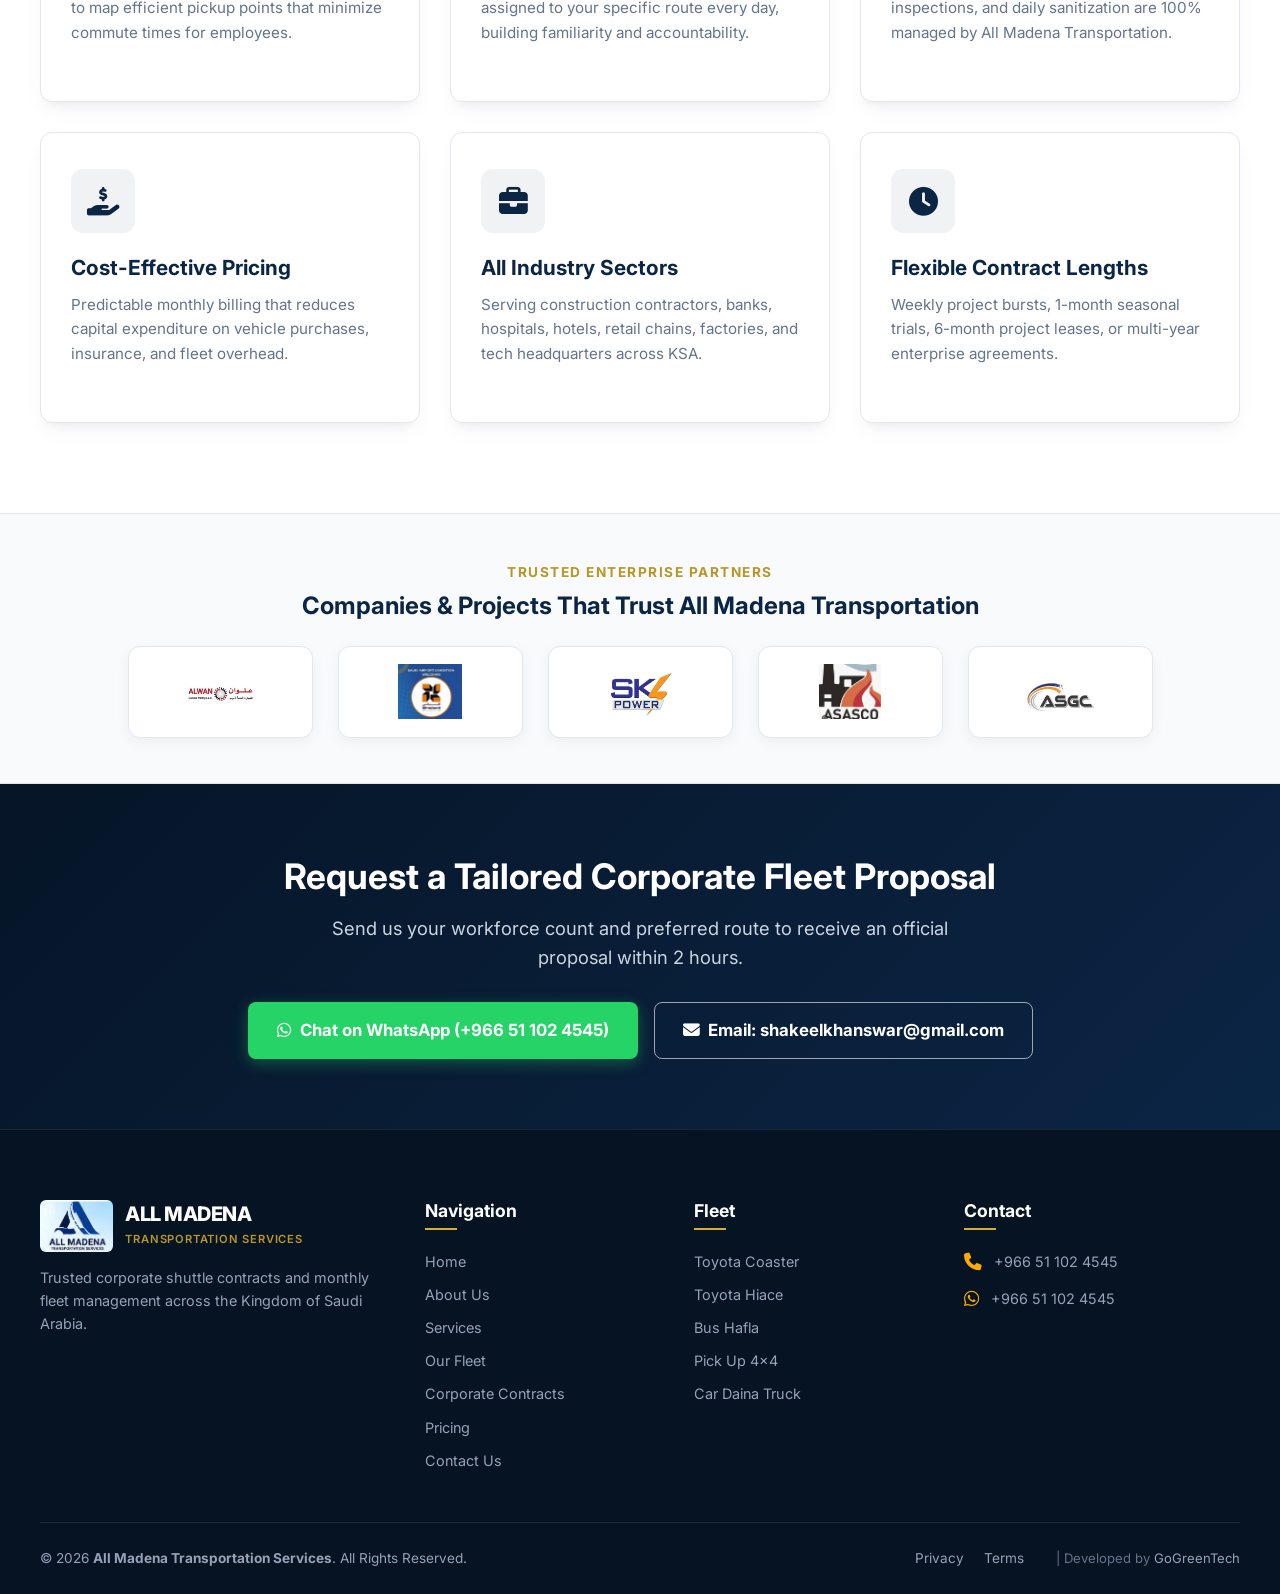
<file: corporate-contracts.html>
<!DOCTYPE html>
<html lang="en">
<head>
  <meta charset="UTF-8">
  <meta name="viewport" content="width=device-width, initial-scale=1.0">
  <title>Corporate Transportation Contracts KSA | All Madena</title>
  <meta name="description" content="Dedicated employee shuttles, long-term fleet leasing, and monthly corporate transportation contracts for companies in Riyadh, Jeddah, and Dammam.">
  <link rel="icon" type="image/png" href="assets/images/logo.png">
  <link rel="stylesheet" href="https://cdnjs.cloudflare.com/ajax/libs/font-awesome/6.5.1/css/all.min.css">
  <link href="https://fonts.googleapis.com/css2?family=Inter:wght@400;500;600;700;800&display=swap" rel="stylesheet">
  <link rel="stylesheet" href="assets/css/style.css">
</head>
<body>

  <!-- Top Bar -->
  <div class="top-bar">
    <div class="container">
      <div class="top-info">
        <a href="tel:+966511024545"><i class="fa-solid fa-phone"></i> +966 51 102 4545</a>
        <a href="https://wa.me/966511024545" target="_blank"><i class="fa-brands fa-whatsapp"></i> WhatsApp: +966 51 102 4545</a>
        <a href="mailto:shakeelkhanswar@gmail.com"><i class="fa-solid fa-envelope"></i> shakeelkhanswar@gmail.com</a>
      </div>
      <div class="top-actions">
        <button class="lang-switch-btn" type="button"><i class="fa-solid fa-globe"></i> العربية</button>
        
        <span class="badge-24-7"><span class="badge-pulse"></span> CORPORATE DESK 24/7</span>
        <a href="https://wa.me/p/9263387833737993/966511024545" target="_blank" style="color: var(--accent-bright); font-weight: 700;">
          <i class="fa-solid fa-bag-shopping"></i> WhatsApp Catalog
        </a>
      </div>
    </div>
  </div>

  <!-- Header -->
  <header class="site-header">
    <div class="container">
      <nav class="navbar">
        <a href="index.html" class="brand-logo">
          <img src="assets/images/logo.png" alt="All Madena Transportation Logo">
          <div class="brand-text">
            <span class="brand-name">ALL MADENA</span>
            <span class="brand-tagline">Transportation Services KSA</span>
          </div>
        </a>

        <ul class="nav-menu">
          <li><a href="index.html" class="nav-link">Home</a></li>
          <li><a href="about.html" class="nav-link">About Us</a></li>
          <li><a href="services.html" class="nav-link">Services</a></li>
          <li><a href="fleet.html" class="nav-link">Our Fleet</a></li>
          <li><a href="corporate-contracts.html" class="nav-link active">Corporate</a></li>
          <li><a href="pricing.html" class="nav-link">Pricing</a></li>
          <li><a href="contact.html" class="nav-link">Contact</a></li>
        </ul>

        <div class="nav-cta">
          <button class="lang-switch-nav" type="button"><i class="fa-solid fa-globe"></i> العربية</button>
          
          <a href="https://wa.me/966511024545?text=Hello%20All%20Madena,%20I%20want%20a%20corporate%20transportation%20proposal" target="_blank" class="btn btn-whatsapp btn-sm">
            <i class="fa-brands fa-whatsapp"></i> Request Proposal
          </a>
          <button class="mobile-toggle" aria-label="Open Navigation Menu" type="button"><i class="fa-solid fa-bars-staggered"></i></button>
        </div>
              <div class="mobile-actions">
          <button class="lang-switch-nav" type="button" aria-label="Language"><i class="fa-solid fa-globe"></i></button>
          <a href="https://wa.me/966511024545" target="_blank" class="btn btn-whatsapp btn-sm" style="padding: 8px; border-radius: 50%; width: 38px; height: 38px; display: inline-flex; align-items: center; justify-content: center;"><i class="fa-brands fa-whatsapp"></i></a>
          <button class="mobile-toggle" aria-label="Open Navigation Menu" type="button"><i class="fa-solid fa-bars-staggered"></i></button>
        </div>
      </nav>
    </div>
  </header>

  <!-- Page Banner -->
  <section class="page-banner">
    <div class="container">
      <h1>Corporate Transportation Contracts</h1>
      <p>Custom Staff Shuttles, Monthly Fleet Leasing & Managed Mobility for Saudi Businesses</p>
      <div class="breadcrumb">
        <a href="index.html">Home</a> <span>/</span> <span>Corporate Contracts</span>
      </div>
    </div>
  </section>

  <!-- Content Section -->
  <section class="section-padding">
    <div class="container">
      <div style="display: grid; grid-template-columns: 1.1fr 0.9fr; gap: 50px; align-items: center; margin-bottom: 70px;">
        <div>
          <span class="section-tag">B2B Mobility Solutions</span>
          <h2 style="font-size: 2.2rem; margin-bottom: 16px;">Reliable Daily Commutes for Your Entire Workforce</h2>
          <p style="color: var(--text-main); font-size: 1.05rem; margin-bottom: 16px;">
            At <strong>All Madena Transportation Services</strong>, we specialize in end-to-end employee transit management. Whether your organization employs 20 people or 2,000 workers across multiple shift rotations, our managed shuttle contracts eliminate transit stress and guarantee punctuality.
          </p>
          <p style="color: var(--text-muted); margin-bottom: 24px;">
            We supply dedicated <strong>Toyota Coaster buses (22-30 seats)</strong> and <strong>Toyota Hiace vans (12-15 seats)</strong> complete with trained chauffeurs, fuel management, regular vehicle maintenance, and immediate standby replacement units.
          </p>

          <div style="display: grid; grid-template-columns: 1fr 1fr; gap: 16px; margin-bottom: 28px;">
            <div style="background: var(--light-bg); padding: 16px; border-radius: 8px;">
              <h4 style="color: var(--primary); margin-bottom: 6px;"><i class="fa-solid fa-file-invoice"></i> VAT Invoicing</h4>
              <p style="font-size: 0.85rem; color: var(--text-muted); margin: 0;">ZATCA compliant tax invoices for all contracts</p>
            </div>
            <div style="background: var(--light-bg); padding: 16px; border-radius: 8px;">
              <h4 style="color: var(--primary); margin-bottom: 6px;"><i class="fa-solid fa-arrows-rotate"></i> Standby Fleet</h4>
              <p style="font-size: 0.85rem; color: var(--text-muted); margin: 0;">Instant replacement vehicles on standby 24/7</p>
            </div>
          </div>

          <a href="https://wa.me/966511024545?text=Hello%20All%20Madena,%20I%20would%20like%20to%20discuss%20a%20monthly%20corporate%20transport%20contract" target="_blank" class="btn btn-whatsapp btn-lg">
            <i class="fa-brands fa-whatsapp"></i> Speak With Corporate Account Manager
          </a>
        </div>

        <div>
          <img src="assets/images/real-coaster-corporate.jpg" alt="All Madena Corporate Transport" style="border-radius: 16px; box-shadow: var(--card-shadow-hover); width: 100%;">
        </div>
      </div>

      <!-- Contract Benefits -->
      <div class="text-center" style="margin-bottom: 40px;">
        <span class="section-tag">Why Enterprises Choose Us</span>
        <h2 class="section-title">The Corporate Advantage</h2>
      </div>

      <div class="services-grid">
        <div class="service-card">
          <div class="service-icon"><i class="fa-solid fa-route"></i></div>
          <h3>Optimized Route Planning</h3>
          <p>We work with your HR and operations teams to map efficient pickup points that minimize commute times for employees.</p>
        </div>

        <div class="service-card">
          <div class="service-icon"><i class="fa-solid fa-id-card-clip"></i></div>
          <h3>Dedicated Assigned Drivers</h3>
          <p>The same licensed, courteous driver assigned to your specific route every day, building familiarity and accountability.</p>
        </div>

        <div class="service-card">
          <div class="service-icon"><i class="fa-solid fa-screwdriver-wrench"></i></div>
          <h3>Zero Maintenance Burden</h3>
          <p>Tire rotations, oil changes, engine inspections, and daily sanitization are 100% managed by All Madena Transportation.</p>
        </div>

        <div class="service-card">
          <div class="service-icon"><i class="fa-solid fa-hand-holding-dollar"></i></div>
          <h3>Cost-Effective Pricing</h3>
          <p>Predictable monthly billing that reduces capital expenditure on vehicle purchases, insurance, and fleet overhead.</p>
        </div>

        <div class="service-card">
          <div class="service-icon"><i class="fa-solid fa-briefcase"></i></div>
          <h3>All Industry Sectors</h3>
          <p>Serving construction contractors, banks, hospitals, hotels, retail chains, factories, and tech headquarters across KSA.</p>
        </div>

        <div class="service-card">
          <div class="service-icon"><i class="fa-solid fa-clock"></i></div>
          <h3>Flexible Contract Lengths</h3>
          <p>Weekly project bursts, 1-month seasonal trials, 6-month project leases, or multi-year enterprise agreements.</p>
        </div>
      </div>
    </div>
  </section>

  
  <!-- Trusted Corporate Clients & Partners Section -->
  <section style="background: #f8fafc; padding: 45px 0; border-top: 1px solid var(--border); border-bottom: 1px solid var(--border);">
    <div class="container">
      <div class="text-center" style="margin-bottom: 25px;">
        <span style="font-size: 0.85rem; font-weight: 700; text-transform: uppercase; color: var(--accent-hover); letter-spacing: 1.5px;">
          Trusted Enterprise Partners
        </span>
        <h3 style="font-size: 1.5rem; color: var(--primary); margin-top: 6px;">
          Companies & Projects That Trust All Madena Transportation
        </h3>
      </div>
      <div style="display: flex; align-items: center; justify-content: center; gap: 25px; flex-wrap: wrap;">
        <a href="https://www.alwanbros.com/" target="_blank" rel="noopener noreferrer" class="client-logo-link" title="ALWAN General Trading L.L.C. - Official Corporate Website">
          <img src="assets/images/client-alwan.jpg" alt="Alwan General Trading L.L.C.">
        </a>
        <a href="https://www.almabani.com/" target="_blank" rel="noopener noreferrer" class="client-logo-link" title="Almabani General Contractors - Official Corporate Website">
          <img src="assets/images/client-almabani.jpg" alt="Almabani General Contractors">
        </a>
        <a href="https://asasco.co/" target="_blank" rel="noopener noreferrer" class="client-logo-link" title="SK4 Power - Industrial Power & Services">
          <img src="assets/images/client-sk4.jpg" alt="SK4 Power">
        </a>
        <a href="https://asasco.co/" target="_blank" rel="noopener noreferrer" class="client-logo-link" title="ASASCO (Asas Service Company) - Official Corporate Website">
          <img src="assets/images/client-asasco.jpg" alt="ASASCO Industrial & Contracting">
        </a>
        <a href="https://www.asgcgroup.com/" target="_blank" rel="noopener noreferrer" class="client-logo-link" title="ASGC Construction (ASGC Group) - Official Corporate Website">
          <img src="assets/images/client-asgc.jpg" alt="ASGC Construction">
        </a>
      </div>
    </div>
  </section>

  <!-- CTA Banner -->
  <section class="cta-banner">
    <div class="container">
      <h2>Request a Tailored Corporate Fleet Proposal</h2>
      <p>Send us your workforce count and preferred route to receive an official proposal within 2 hours.</p>
      <div class="cta-banner-buttons">
        <a href="https://wa.me/966511024545?text=Hello%20All%20Madena,%20we%20need%20a%20corporate%20proposal%20for%20our%20company" target="_blank" class="btn btn-whatsapp btn-lg">
          <i class="fa-brands fa-whatsapp"></i> Chat on WhatsApp (+966 51 102 4545)
        </a>
        <a href="mailto:shakeelkhanswar@gmail.com" class="btn btn-outline btn-lg">
          <i class="fa-solid fa-envelope"></i> Email: shakeelkhanswar@gmail.com
        </a>
      </div>
    </div>
  </section>

  <!-- Footer -->
  <footer class="site-footer">
    <div class="container">
      <div class="footer-grid">
        <div class="footer-about">
          <div class="brand-logo" style="margin-bottom: 12px;">
            <img src="assets/images/logo.png" alt="All Madena Logo">
            <div class="brand-text">
              <span class="brand-name">ALL MADENA</span>
              <span class="brand-tagline">Transportation Services</span>
            </div>
          </div>
          <p>Trusted corporate shuttle contracts and monthly fleet management across the Kingdom of Saudi Arabia.</p>
        </div>

        <div>
          <h4 class="footer-title">Navigation</h4>
          <ul class="footer-links">
            <li><a href="index.html">Home</a></li>
            <li><a href="about.html">About Us</a></li>
            <li><a href="services.html">Services</a></li>
            <li><a href="fleet.html">Our Fleet</a></li>
            <li><a href="corporate-contracts.html">Corporate Contracts</a></li>
            <li><a href="pricing.html">Pricing</a></li>
            <li><a href="contact.html">Contact Us</a></li>
          </ul>
        </div>

        <div>
          <h4 class="footer-title">Fleet</h4>
          <ul class="footer-links">
            <li><a href="coaster-hiace.html">Toyota Coaster</a></li>
            <li><a href="coaster-hiace.html">Toyota Hiace</a></li>
            <li><a href="hafla-bus.html">Bus Hafla</a></li>
            <li><a href="daina-pickup.html">Pick Up 4x4</a></li>
            <li><a href="daina-pickup.html">Car Daina Truck</a></li>
          </ul>
        </div>

        <div>
          <h4 class="footer-title">Contact</h4>
          <div class="footer-contact-item">
            <i class="fa-solid fa-phone"></i>
            <div><a href="tel:+966511024545">+966 51 102 4545</a></div>
          </div>
          <div class="footer-contact-item">
            <i class="fa-brands fa-whatsapp"></i>
            <div><a href="https://wa.me/966511024545">+966 51 102 4545</a></div>
          </div>
        </div>
      </div>

      <div class="footer-bottom">
        <div>&copy; 2026 <strong>All Madena Transportation Services</strong>. All Rights Reserved.</div>
        <div class="footer-bottom-links">
          <a href="privacy.html">Privacy</a>
          <a href="terms.html">Terms</a>
          <span style="color: #64748b; font-size: 0.82rem; margin-left: 12px;">| Developed by <a href="https://rashidzada.pythonanywhere.com/" target="_blank" rel="noopener noreferrer" style="color: #94a3b8; text-decoration: none; transition: color 0.2s;" onmouseover="this.style.color='#d4af37'" onmouseout="this.style.color='#94a3b8'">GoGreenTech</a></span>
        </div>
      </div>
    </div>
  </footer>

  <div class="floating-whatsapp-container">
    <a href="https://wa.me/966511024545" target="_blank" class="floating-whatsapp-btn" aria-label="WhatsApp Chat">
      <span class="whatsapp-tooltip">Chat on WhatsApp</span>
      <i class="fa-brands fa-whatsapp"></i>
    </a>
  </div>

  <script src="assets/js/main.js"></script>
  <script src="assets/js/i18n.js"></script>

  <!-- Offcanvas Mobile Navigation Drawer -->
  <div class="drawer-backdrop" id="drawerBackdrop"></div>
  <aside class="mobile-nav-drawer" id="mobileNavDrawer">
    <div class="drawer-header">
      <div class="brand-logo">
        <img src="assets/images/logo.png" alt="All Madena Logo">
        <span style="font-weight: 800; font-size: 1.1rem; color: #fff;">ALL MADENA</span>
      </div>
      <button class="drawer-close" id="drawerCloseBtn" aria-label="Close Menu">&times;</button>
    </div>
    <div class="drawer-menu-links">
      <a href="index.html"><i class="fa-solid fa-house"></i> Home (الرئيسية)</a>
      <a href="about.html"><i class="fa-solid fa-circle-info"></i> About Us (من نحن)</a>
      <a href="services.html"><i class="fa-solid fa-taxi"></i> Services (خدماتنا)</a>
      <a href="fleet.html"><i class="fa-solid fa-bus"></i> Full Fleet (كامل الأسطول)</a>
      <a href="coaster-hiace.html"><i class="fa-solid fa-van-shuttle"></i> Coaster & Hiace (كوستر وهايس)</a>
      <a href="hafla-bus.html"><i class="fa-solid fa-champagne-glasses"></i> Bus Hafla (باص حفلة)</a>
      <a href="daina-pickup.html"><i class="fa-solid fa-truck"></i> Daina & Pickup (دينا وبيك اب)</a>
      <a href="corporate-contracts.html"><i class="fa-solid fa-building"></i> Corporate (عقود شركات)</a>
      <a href="pricing.html"><i class="fa-solid fa-tag"></i> Pricing & Rates (الأسعار)</a>
      <a href="contact.html"><i class="fa-solid fa-envelope"></i> Contact Us (اتصل بنا)</a>
    </div>
    <div class="drawer-footer">
      <button class="lang-switch-btn" type="button" style="width: 100%; justify-content: center; background: var(--primary); color: #fff; padding: 10px;">
        <i class="fa-solid fa-globe"></i> Switch Language (العربية / English)
      </button>
      <a href="https://wa.me/966511024545" target="_blank" class="btn btn-whatsapp btn-sm" style="width: 100%;">
        <i class="fa-brands fa-whatsapp"></i> WhatsApp: 0511024545
      </a>
      <a href="tel:+966511024545" class="btn btn-primary btn-sm" style="width: 100%;">
        <i class="fa-solid fa-phone"></i> Call Dispatch: 0511024545
      </a>
      <a href="https://wa.me/p/9263387833737993/966511024545" target="_blank" class="btn btn-accent btn-sm" style="width: 100%;">
        <i class="fa-solid fa-store"></i> WhatsApp Product Catalog
      </a>
    </div>
  </aside>

  <!-- Bottom App Navigation Bar for Small Screens -->
  <nav class="bottom-app-bar">
    <div class="bottom-app-bar-inner">
      <a href="index.html" class="bottom-tab-item">
        <i class="fa-solid fa-house"></i>
        <span>Home</span>
      </a>
      <a href="fleet.html" class="bottom-tab-item">
        <i class="fa-solid fa-bus"></i>
        <span>Fleet</span>
      </a>
      <a href="https://wa.me/966511024545" target="_blank" class="bottom-tab-item whatsapp-tab">
        <i class="fa-brands fa-whatsapp"></i>
        <span>WhatsApp</span>
      </a>
      <a href="tel:+966511024545" class="bottom-tab-item">
        <i class="fa-solid fa-phone"></i>
        <span>Call</span>
      </a>
    </div>
  </nav>

</body>
</html>
</file>
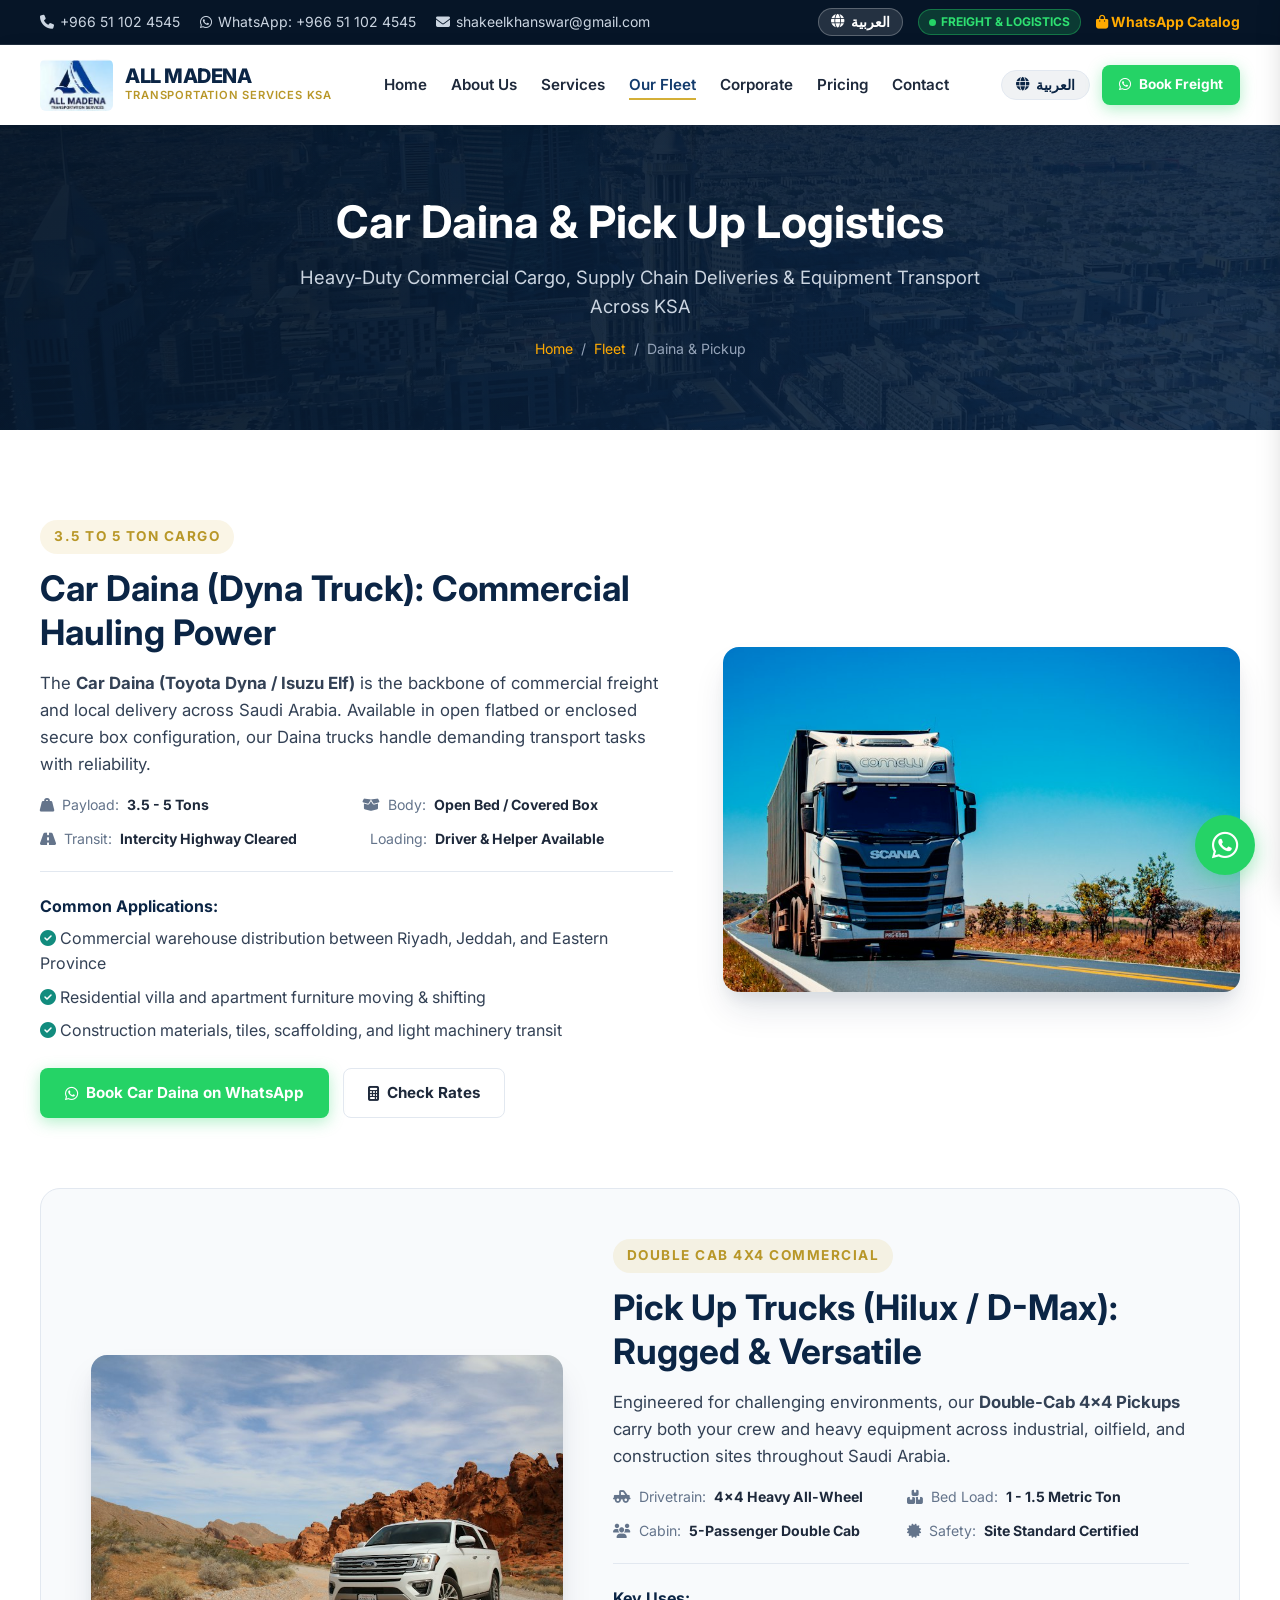
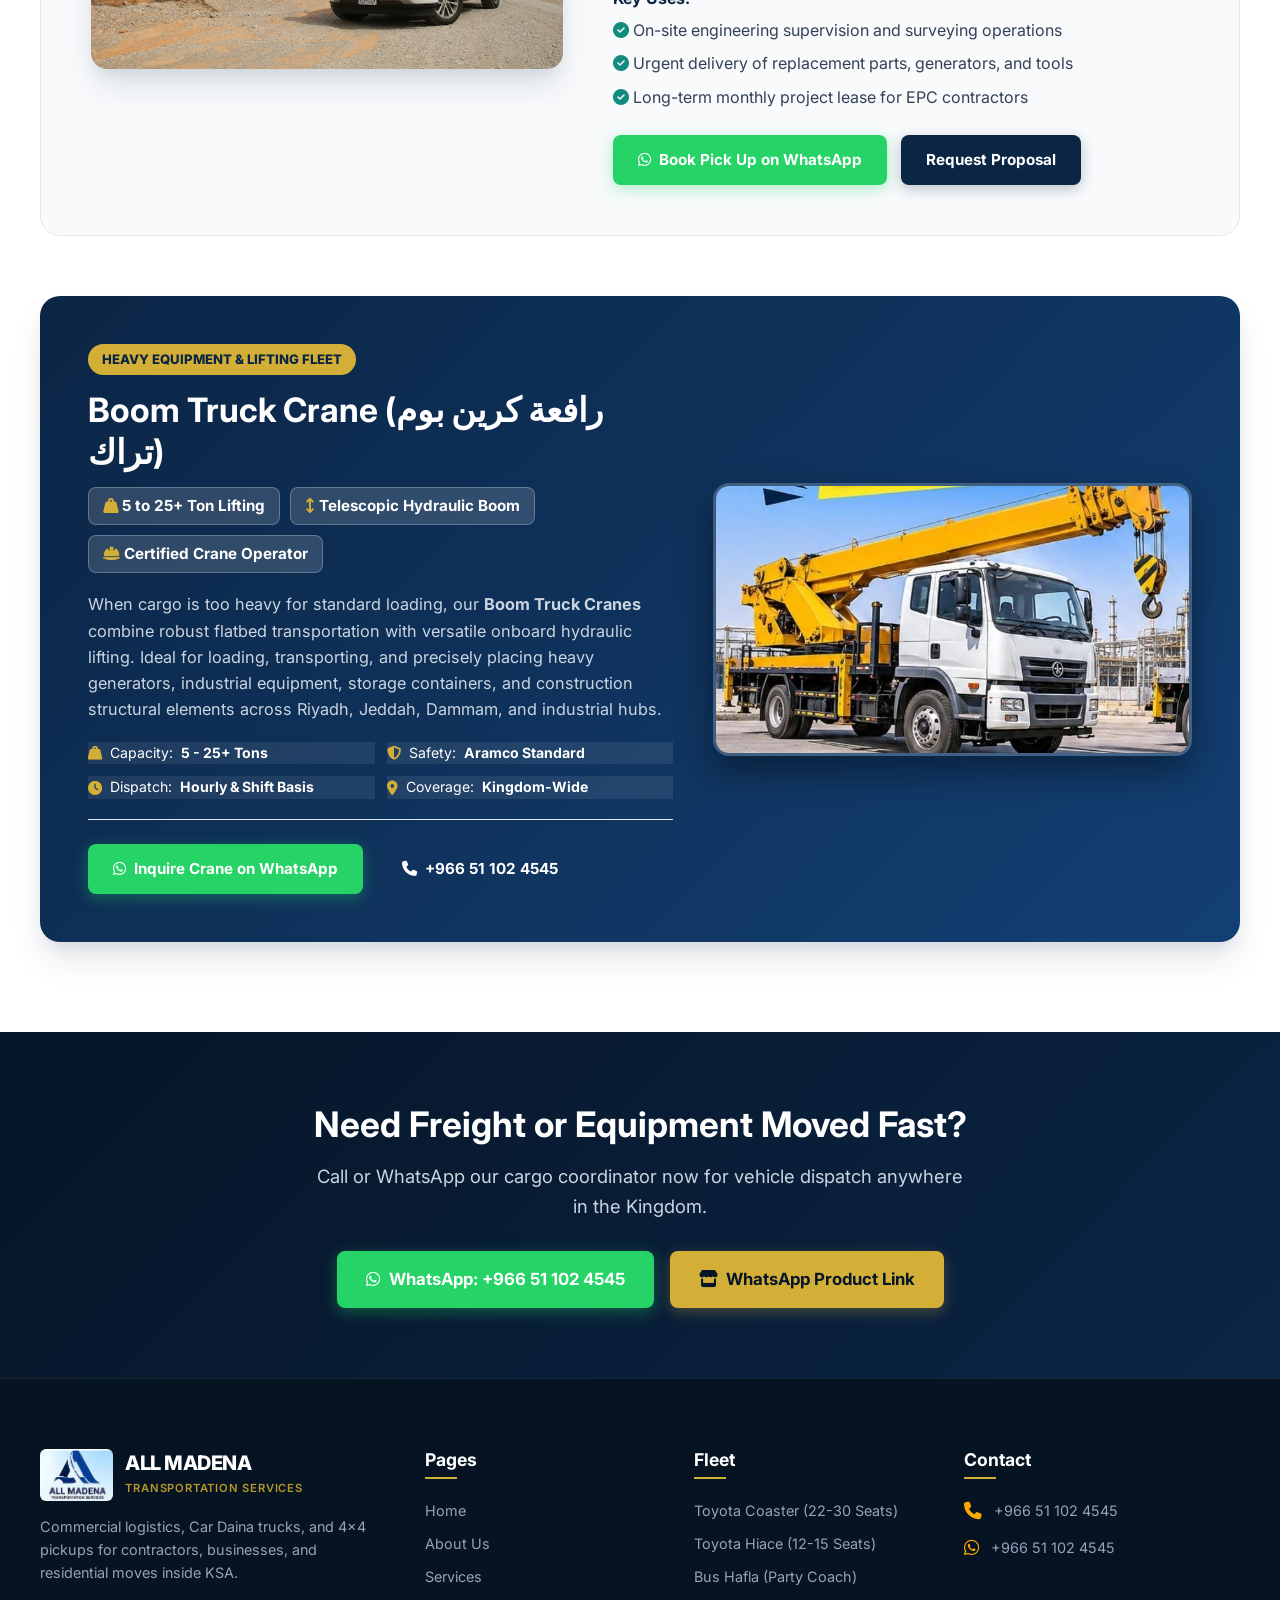
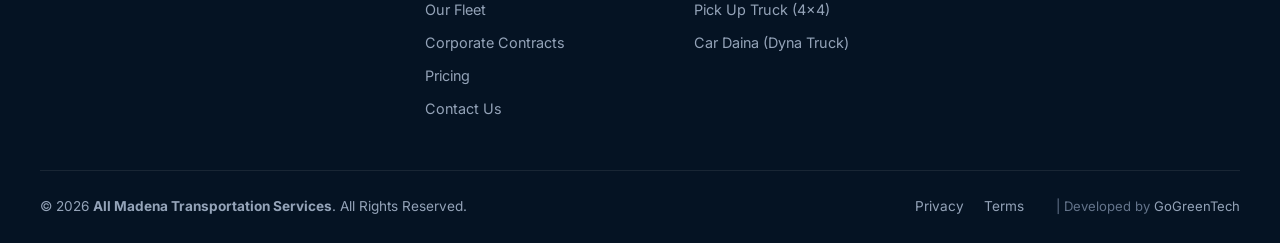
<file: daina-pickup.html>
<!DOCTYPE html>
<html lang="en">
<head>
  <meta charset="UTF-8">
  <meta name="viewport" content="width=device-width, initial-scale=1.0">
  <title>Car Daina & Pick Up Truck Rental KSA | All Madena Transportation</title>
  <meta name="description" content="Rent Car Daina (Dyna light trucks 3-5 ton) and 4x4 Pickups in Saudi Arabia. Commercial freight, furniture moving, warehouse transfer, and industrial construction logistics.">
  <link rel="icon" type="image/png" href="assets/images/logo.png">
  <link rel="stylesheet" href="https://cdnjs.cloudflare.com/ajax/libs/font-awesome/6.5.1/css/all.min.css">
  <link href="https://fonts.googleapis.com/css2?family=Inter:wght@400;500;600;700;800&display=swap" rel="stylesheet">
  <link rel="stylesheet" href="assets/css/style.css">
</head>
<body>

  <!-- Top Bar -->
  <div class="top-bar">
    <div class="container">
      <div class="top-info">
        <a href="tel:+966511024545"><i class="fa-solid fa-phone"></i> +966 51 102 4545</a>
        <a href="https://wa.me/966511024545" target="_blank"><i class="fa-brands fa-whatsapp"></i> WhatsApp: +966 51 102 4545</a>
        <a href="mailto:shakeelkhanswar@gmail.com"><i class="fa-solid fa-envelope"></i> shakeelkhanswar@gmail.com</a>
      </div>
      <div class="top-actions">
        <button class="lang-switch-btn" type="button"><i class="fa-solid fa-globe"></i> العربية</button>
        
        <span class="badge-24-7"><span class="badge-pulse"></span> FREIGHT & LOGISTICS</span>
        <a href="https://wa.me/p/9263387833737993/966511024545" target="_blank" style="color: var(--accent-bright); font-weight: 700;">
          <i class="fa-solid fa-bag-shopping"></i> WhatsApp Catalog
        </a>
      </div>
    </div>
  </div>

  <!-- Header -->
  <header class="site-header">
    <div class="container">
      <nav class="navbar">
        <a href="index.html" class="brand-logo">
          <img src="assets/images/logo.png" alt="All Madena Transportation Logo">
          <div class="brand-text">
            <span class="brand-name">ALL MADENA</span>
            <span class="brand-tagline">Transportation Services KSA</span>
          </div>
        </a>

        <ul class="nav-menu">
          <li><a href="index.html" class="nav-link">Home</a></li>
          <li><a href="about.html" class="nav-link">About Us</a></li>
          <li><a href="services.html" class="nav-link">Services</a></li>
          <li><a href="fleet.html" class="nav-link active">Our Fleet</a></li>
          <li><a href="corporate-contracts.html" class="nav-link">Corporate</a></li>
          <li><a href="pricing.html" class="nav-link">Pricing</a></li>
          <li><a href="contact.html" class="nav-link">Contact</a></li>
        </ul>

        <div class="nav-cta">
          <button class="lang-switch-nav" type="button"><i class="fa-solid fa-globe"></i> العربية</button>
          
          <a href="https://wa.me/966511024545?text=Hello%20All%20Madena,%20I%20need%20a%20Daina%20or%20Pickup%20Truck" target="_blank" class="btn btn-whatsapp btn-sm">
            <i class="fa-brands fa-whatsapp"></i> Book Freight
          </a>
          <button class="mobile-toggle" aria-label="Open Navigation Menu" type="button"><i class="fa-solid fa-bars-staggered"></i></button>
        </div>
              <div class="mobile-actions">
          <button class="lang-switch-nav" type="button" aria-label="Language"><i class="fa-solid fa-globe"></i></button>
          <a href="https://wa.me/966511024545" target="_blank" class="btn btn-whatsapp btn-sm" style="padding: 8px; border-radius: 50%; width: 38px; height: 38px; display: inline-flex; align-items: center; justify-content: center;"><i class="fa-brands fa-whatsapp"></i></a>
          <button class="mobile-toggle" aria-label="Open Navigation Menu" type="button"><i class="fa-solid fa-bars-staggered"></i></button>
        </div>
      </nav>
    </div>
  </header>

  <!-- Page Banner -->
  <section class="page-banner">
    <div class="container">
      <h1>Car Daina & Pick Up Logistics</h1>
      <p>Heavy-Duty Commercial Cargo, Supply Chain Deliveries & Equipment Transport Across KSA</p>
      <div class="breadcrumb">
        <a href="index.html">Home</a> <span>/</span> <a href="fleet.html">Fleet</a> <span>/</span> <span>Daina & Pickup</span>
      </div>
    </div>
  </section>

  <!-- Section Content -->
  <section class="section-padding">
    <div class="container">
      
      <!-- Car Daina Section -->
      <div style="display: grid; grid-template-columns: 1.1fr 0.9fr; gap: 50px; align-items: center; margin-bottom: 70px;">
        <div>
          <span class="section-tag">3.5 to 5 Ton Cargo</span>
          <h2 style="font-size: 2.2rem; margin-bottom: 16px;">Car Daina (Dyna Truck): Commercial Hauling Power</h2>
          <p style="color: var(--text-main); font-size: 1.05rem; margin-bottom: 16px;">
            The <strong>Car Daina (Toyota Dyna / Isuzu Elf)</strong> is the backbone of commercial freight and local delivery across Saudi Arabia. Available in open flatbed or enclosed secure box configuration, our Daina trucks handle demanding transport tasks with reliability.
          </p>
          <div class="fleet-specs" style="margin-bottom: 24px;">
            <div class="spec-item"><i class="fa-solid fa-weight-hanging"></i> Payload: <strong>3.5 - 5 Tons</strong></div>
            <div class="spec-item"><i class="fa-solid fa-box-open"></i> Body: <strong>Open Bed / Covered Box</strong></div>
            <div class="spec-item"><i class="fa-solid fa-road"></i> Transit: <strong>Intercity Highway Cleared</strong></div>
            <div class="spec-item"><i class="fa-solid fa-person-carry-box"></i> Loading: <strong>Driver & Helper Available</strong></div>
          </div>
          <h4 style="margin-bottom: 10px; color: var(--primary);">Common Applications:</h4>
          <ul style="margin-bottom: 24px; display: flex; flex-direction: column; gap: 8px;">
            <li><i class="fa-solid fa-circle-check" style="color: var(--whatsapp-dark);"></i> Commercial warehouse distribution between Riyadh, Jeddah, and Eastern Province</li>
            <li><i class="fa-solid fa-circle-check" style="color: var(--whatsapp-dark);"></i> Residential villa and apartment furniture moving & shifting</li>
            <li><i class="fa-solid fa-circle-check" style="color: var(--whatsapp-dark);"></i> Construction materials, tiles, scaffolding, and light machinery transit</li>
          </ul>
          <div style="display: flex; gap: 14px; flex-wrap: wrap;">
            <a href="https://wa.me/966511024545?text=Hello%20All%20Madena,%20I%20want%20to%20rent%20a%20Car%20Daina%20Truck" target="_blank" class="btn btn-whatsapp">
              <i class="fa-brands fa-whatsapp"></i> Book Car Daina on WhatsApp
            </a>
            <a href="pricing.html" class="btn btn-outline-dark">
              <i class="fa-solid fa-calculator"></i> Check Rates
            </a>
          </div>
        </div>

        <div>
          <img src="assets/images/daina-truck.jpg" alt="Car Daina Truck KSA" style="border-radius: 16px; box-shadow: var(--card-shadow-hover); width: 100%;">
        </div>
      </div>

      <!-- Pick Up 4x4 Section -->
      <div style="display: grid; grid-template-columns: 0.9fr 1.1fr; gap: 50px; align-items: center; background: var(--light-bg); padding: 50px; border-radius: 20px; border: 1px solid var(--border); margin-bottom: 60px;">
        <div>
          <img src="assets/images/pickup-truck.jpg" alt="Pick Up 4x4 Truck" style="border-radius: 16px; box-shadow: var(--card-shadow-hover); width: 100%;">
        </div>

        <div>
          <span class="section-tag">Double Cab 4x4 Commercial</span>
          <h2 style="font-size: 2.2rem; margin-bottom: 16px;">Pick Up Trucks (Hilux / D-Max): Rugged & Versatile</h2>
          <p style="color: var(--text-main); font-size: 1.05rem; margin-bottom: 16px;">
            Engineered for challenging environments, our <strong>Double-Cab 4x4 Pickups</strong> carry both your crew and heavy equipment across industrial, oilfield, and construction sites throughout Saudi Arabia.
          </p>
          <div class="fleet-specs" style="margin-bottom: 24px;">
            <div class="spec-item"><i class="fa-solid fa-truck-pickup"></i> Drivetrain: <strong>4x4 Heavy All-Wheel</strong></div>
            <div class="spec-item"><i class="fa-solid fa-boxes-stacked"></i> Bed Load: <strong>1 - 1.5 Metric Ton</strong></div>
            <div class="spec-item"><i class="fa-solid fa-users"></i> Cabin: <strong>5-Passenger Double Cab</strong></div>
            <div class="spec-item"><i class="fa-solid fa-certificate"></i> Safety: <strong>Site Standard Certified</strong></div>
          </div>
          <h4 style="margin-bottom: 10px; color: var(--primary);">Key Uses:</h4>
          <ul style="margin-bottom: 24px; display: flex; flex-direction: column; gap: 8px;">
            <li><i class="fa-solid fa-circle-check" style="color: var(--whatsapp-dark);"></i> On-site engineering supervision and surveying operations</li>
            <li><i class="fa-solid fa-circle-check" style="color: var(--whatsapp-dark);"></i> Urgent delivery of replacement parts, generators, and tools</li>
            <li><i class="fa-solid fa-circle-check" style="color: var(--whatsapp-dark);"></i> Long-term monthly project lease for EPC contractors</li>
          </ul>
          <div style="display: flex; gap: 14px; flex-wrap: wrap;">
            <a href="https://wa.me/966511024545?text=Hello%20All%20Madena,%20I%20want%20to%20reserve%20a%20Pick%20Up%20Truck" target="_blank" class="btn btn-whatsapp">
              <i class="fa-brands fa-whatsapp"></i> Book Pick Up on WhatsApp
            </a>
            <a href="contact.html" class="btn btn-primary">Request Proposal</a>
          </div>
        </div>
      </div>

      <!-- Boom Truck Crane Section (Heavy Lifting) -->
      <div style="background: linear-gradient(135deg, #0b2545 0%, #134074 100%); color: #fff; padding: 48px; border-radius: 20px; box-shadow: var(--card-shadow-hover);">
        <div style="display: grid; grid-template-columns: 1.1fr 0.9fr; gap: 40px; align-items: center;">
          <div>
            <span style="display: inline-block; background: var(--accent); color: var(--primary); font-size: 0.82rem; font-weight: 800; padding: 5px 14px; border-radius: 50px; text-transform: uppercase; margin-bottom: 14px;">
              Heavy Equipment & Lifting Fleet
            </span>
            <h2 style="color: #fff; font-size: 2.1rem; margin-bottom: 14px;">Boom Truck Crane (رافعة كرين بوم تراك)</h2>
            <div style="display: flex; gap: 10px; flex-wrap: wrap; margin-bottom: 18px;">
              <span style="background: rgba(255,255,255,0.15); padding: 6px 14px; border-radius: 8px; font-weight: 700; font-size: 0.95rem; border: 1px solid rgba(255,255,255,0.25);">
                <i class="fa-solid fa-weight-hanging" style="color: var(--accent);"></i> 5 to 25+ Ton Lifting
              </span>
              <span style="background: rgba(255,255,255,0.15); padding: 6px 14px; border-radius: 8px; font-weight: 700; font-size: 0.95rem; border: 1px solid rgba(255,255,255,0.25);">
                <i class="fa-solid fa-arrows-up-down" style="color: var(--accent);"></i> Telescopic Hydraulic Boom
              </span>
              <span style="background: rgba(255,255,255,0.15); padding: 6px 14px; border-radius: 8px; font-weight: 700; font-size: 0.95rem; border: 1px solid rgba(255,255,255,0.25);">
                <i class="fa-solid fa-hard-hat" style="color: var(--accent);"></i> Certified Crane Operator
              </span>
            </div>
            <p style="color: #cbd5e1; font-size: 1.02rem; margin-bottom: 20px; line-height: 1.6;">
              When cargo is too heavy for standard loading, our <strong>Boom Truck Cranes</strong> combine robust flatbed transportation with versatile onboard hydraulic lifting. Ideal for loading, transporting, and precisely placing heavy generators, industrial equipment, storage containers, and construction structural elements across Riyadh, Jeddah, Dammam, and industrial hubs.
            </p>
            <div class="fleet-specs" style="margin-bottom: 24px;">
              <div class="spec-item" style="background: rgba(255,255,255,0.08); border-color: rgba(255,255,255,0.15); color: #fff;"><i class="fa-solid fa-weight-hanging" style="color: var(--accent);"></i> Capacity: <strong style="color: #fff;">5 - 25+ Tons</strong></div>
              <div class="spec-item" style="background: rgba(255,255,255,0.08); border-color: rgba(255,255,255,0.15); color: #fff;"><i class="fa-solid fa-shield-halved" style="color: var(--accent);"></i> Safety: <strong style="color: #fff;">Aramco Standard</strong></div>
              <div class="spec-item" style="background: rgba(255,255,255,0.08); border-color: rgba(255,255,255,0.15); color: #fff;"><i class="fa-solid fa-clock" style="color: var(--accent);"></i> Dispatch: <strong style="color: #fff;">Hourly & Shift Basis</strong></div>
              <div class="spec-item" style="background: rgba(255,255,255,0.08); border-color: rgba(255,255,255,0.15); color: #fff;"><i class="fa-solid fa-location-dot" style="color: var(--accent);"></i> Coverage: <strong style="color: #fff;">Kingdom-Wide</strong></div>
            </div>
            <div style="display: flex; gap: 14px; flex-wrap: wrap;">
              <a href="https://wa.me/966511024545?text=Hello%20All%20Madena,%20I%20want%20to%20hire%20a%20Boom%20Truck%20Crane%20via%20allmadenatransportation.com" target="_blank" class="btn btn-whatsapp">
                <i class="fa-brands fa-whatsapp"></i> Inquire Crane on WhatsApp
              </a>
              <a href="tel:+966511024545" class="btn btn-light">
                <i class="fa-solid fa-phone"></i> +966 51 102 4545
              </a>
            </div>
          </div>
          <div>
            <img src="assets/images/crane-boom-truck.jpg" alt="Boom Truck Crane Mobile Crane Heavy Lifting" style="border-radius: 16px; border: 3px solid rgba(255,255,255,0.2); box-shadow: 0 16px 36px rgba(0,0,0,0.4); width: 100%; object-fit: cover;">
          </div>
        </div>
      </div>

    </div>
  </section>

  <!-- CTA Banner -->
  <section class="cta-banner">
    <div class="container">
      <h2>Need Freight or Equipment Moved Fast?</h2>
      <p>Call or WhatsApp our cargo coordinator now for vehicle dispatch anywhere in the Kingdom.</p>
      <div class="cta-banner-buttons">
        <a href="https://wa.me/966511024545" target="_blank" class="btn btn-whatsapp btn-lg">
          <i class="fa-brands fa-whatsapp"></i> WhatsApp: +966 51 102 4545
        </a>
        <a href="https://wa.me/p/9263387833737993/966511024545" target="_blank" class="btn btn-accent btn-lg">
          <i class="fa-solid fa-store"></i> WhatsApp Product Link
        </a>
      </div>
    </div>
  </section>

  <!-- Footer -->
  <footer class="site-footer">
    <div class="container">
      <div class="footer-grid">
        <div class="footer-about">
          <div class="brand-logo" style="margin-bottom: 12px;">
            <img src="assets/images/logo.png" alt="All Madena Logo">
            <div class="brand-text">
              <span class="brand-name">ALL MADENA</span>
              <span class="brand-tagline">Transportation Services</span>
            </div>
          </div>
          <p>Commercial logistics, Car Daina trucks, and 4x4 pickups for contractors, businesses, and residential moves inside KSA.</p>
        </div>

        <div>
          <h4 class="footer-title">Pages</h4>
          <ul class="footer-links">
            <li><a href="index.html">Home</a></li>
            <li><a href="about.html">About Us</a></li>
            <li><a href="services.html">Services</a></li>
            <li><a href="fleet.html">Our Fleet</a></li>
            <li><a href="corporate-contracts.html">Corporate Contracts</a></li>
            <li><a href="pricing.html">Pricing</a></li>
            <li><a href="contact.html">Contact Us</a></li>
          </ul>
        </div>

        <div>
          <h4 class="footer-title">Fleet</h4>
          <ul class="footer-links">
            <li><a href="coaster-hiace.html">Toyota Coaster (22-30 Seats)</a></li>
            <li><a href="coaster-hiace.html">Toyota Hiace (12-15 Seats)</a></li>
            <li><a href="hafla-bus.html">Bus Hafla (Party Coach)</a></li>
            <li><a href="daina-pickup.html">Pick Up Truck (4x4)</a></li>
            <li><a href="daina-pickup.html">Car Daina (Dyna Truck)</a></li>
          </ul>
        </div>

        <div>
          <h4 class="footer-title">Contact</h4>
          <div class="footer-contact-item">
            <i class="fa-solid fa-phone"></i>
            <div><a href="tel:+966511024545">+966 51 102 4545</a></div>
          </div>
          <div class="footer-contact-item">
            <i class="fa-brands fa-whatsapp"></i>
            <div><a href="https://wa.me/966511024545">+966 51 102 4545</a></div>
          </div>
        </div>
      </div>

      <div class="footer-bottom">
        <div>&copy; 2026 <strong>All Madena Transportation Services</strong>. All Rights Reserved.</div>
        <div class="footer-bottom-links">
          <a href="privacy.html">Privacy</a>
          <a href="terms.html">Terms</a>
          <span style="color: #64748b; font-size: 0.82rem; margin-left: 12px;">| Developed by <a href="https://rashidzada.pythonanywhere.com/" target="_blank" rel="noopener noreferrer" style="color: #94a3b8; text-decoration: none; transition: color 0.2s;" onmouseover="this.style.color='#d4af37'" onmouseout="this.style.color='#94a3b8'">GoGreenTech</a></span>
        </div>
      </div>
    </div>
  </footer>

  <div class="floating-whatsapp-container">
    <a href="https://wa.me/966511024545" target="_blank" class="floating-whatsapp-btn" aria-label="WhatsApp Chat">
      <span class="whatsapp-tooltip">Chat on WhatsApp</span>
      <i class="fa-brands fa-whatsapp"></i>
    </a>
  </div>

  <script src="assets/js/main.js"></script>
  <script src="assets/js/i18n.js"></script>

  <!-- Offcanvas Mobile Navigation Drawer -->
  <div class="drawer-backdrop" id="drawerBackdrop"></div>
  <aside class="mobile-nav-drawer" id="mobileNavDrawer">
    <div class="drawer-header">
      <div class="brand-logo">
        <img src="assets/images/logo.png" alt="All Madena Logo">
        <span style="font-weight: 800; font-size: 1.1rem; color: #fff;">ALL MADENA</span>
      </div>
      <button class="drawer-close" id="drawerCloseBtn" aria-label="Close Menu">&times;</button>
    </div>
    <div class="drawer-menu-links">
      <a href="index.html"><i class="fa-solid fa-house"></i> Home (الرئيسية)</a>
      <a href="about.html"><i class="fa-solid fa-circle-info"></i> About Us (من نحن)</a>
      <a href="services.html"><i class="fa-solid fa-taxi"></i> Services (خدماتنا)</a>
      <a href="fleet.html"><i class="fa-solid fa-bus"></i> Full Fleet (كامل الأسطول)</a>
      <a href="coaster-hiace.html"><i class="fa-solid fa-van-shuttle"></i> Coaster & Hiace (كوستر وهايس)</a>
      <a href="hafla-bus.html"><i class="fa-solid fa-champagne-glasses"></i> Bus Hafla (باص حفلة)</a>
      <a href="daina-pickup.html"><i class="fa-solid fa-truck"></i> Daina & Pickup (دينا وبيك اب)</a>
      <a href="corporate-contracts.html"><i class="fa-solid fa-building"></i> Corporate (عقود شركات)</a>
      <a href="pricing.html"><i class="fa-solid fa-tag"></i> Pricing & Rates (الأسعار)</a>
      <a href="contact.html"><i class="fa-solid fa-envelope"></i> Contact Us (اتصل بنا)</a>
    </div>
    <div class="drawer-footer">
      <button class="lang-switch-btn" type="button" style="width: 100%; justify-content: center; background: var(--primary); color: #fff; padding: 10px;">
        <i class="fa-solid fa-globe"></i> Switch Language (العربية / English)
      </button>
      <a href="https://wa.me/966511024545" target="_blank" class="btn btn-whatsapp btn-sm" style="width: 100%;">
        <i class="fa-brands fa-whatsapp"></i> WhatsApp: 0511024545
      </a>
      <a href="tel:+966511024545" class="btn btn-primary btn-sm" style="width: 100%;">
        <i class="fa-solid fa-phone"></i> Call Dispatch: 0511024545
      </a>
      <a href="https://wa.me/p/9263387833737993/966511024545" target="_blank" class="btn btn-accent btn-sm" style="width: 100%;">
        <i class="fa-solid fa-store"></i> WhatsApp Product Catalog
      </a>
    </div>
  </aside>

  <!-- Bottom App Navigation Bar for Small Screens -->
  <nav class="bottom-app-bar">
    <div class="bottom-app-bar-inner">
      <a href="index.html" class="bottom-tab-item">
        <i class="fa-solid fa-house"></i>
        <span>Home</span>
      </a>
      <a href="fleet.html" class="bottom-tab-item">
        <i class="fa-solid fa-bus"></i>
        <span>Fleet</span>
      </a>
      <a href="https://wa.me/966511024545" target="_blank" class="bottom-tab-item whatsapp-tab">
        <i class="fa-brands fa-whatsapp"></i>
        <span>WhatsApp</span>
      </a>
      <a href="tel:+966511024545" class="bottom-tab-item">
        <i class="fa-solid fa-phone"></i>
        <span>Call</span>
      </a>
    </div>
  </nav>

</body>
</html>
</file>
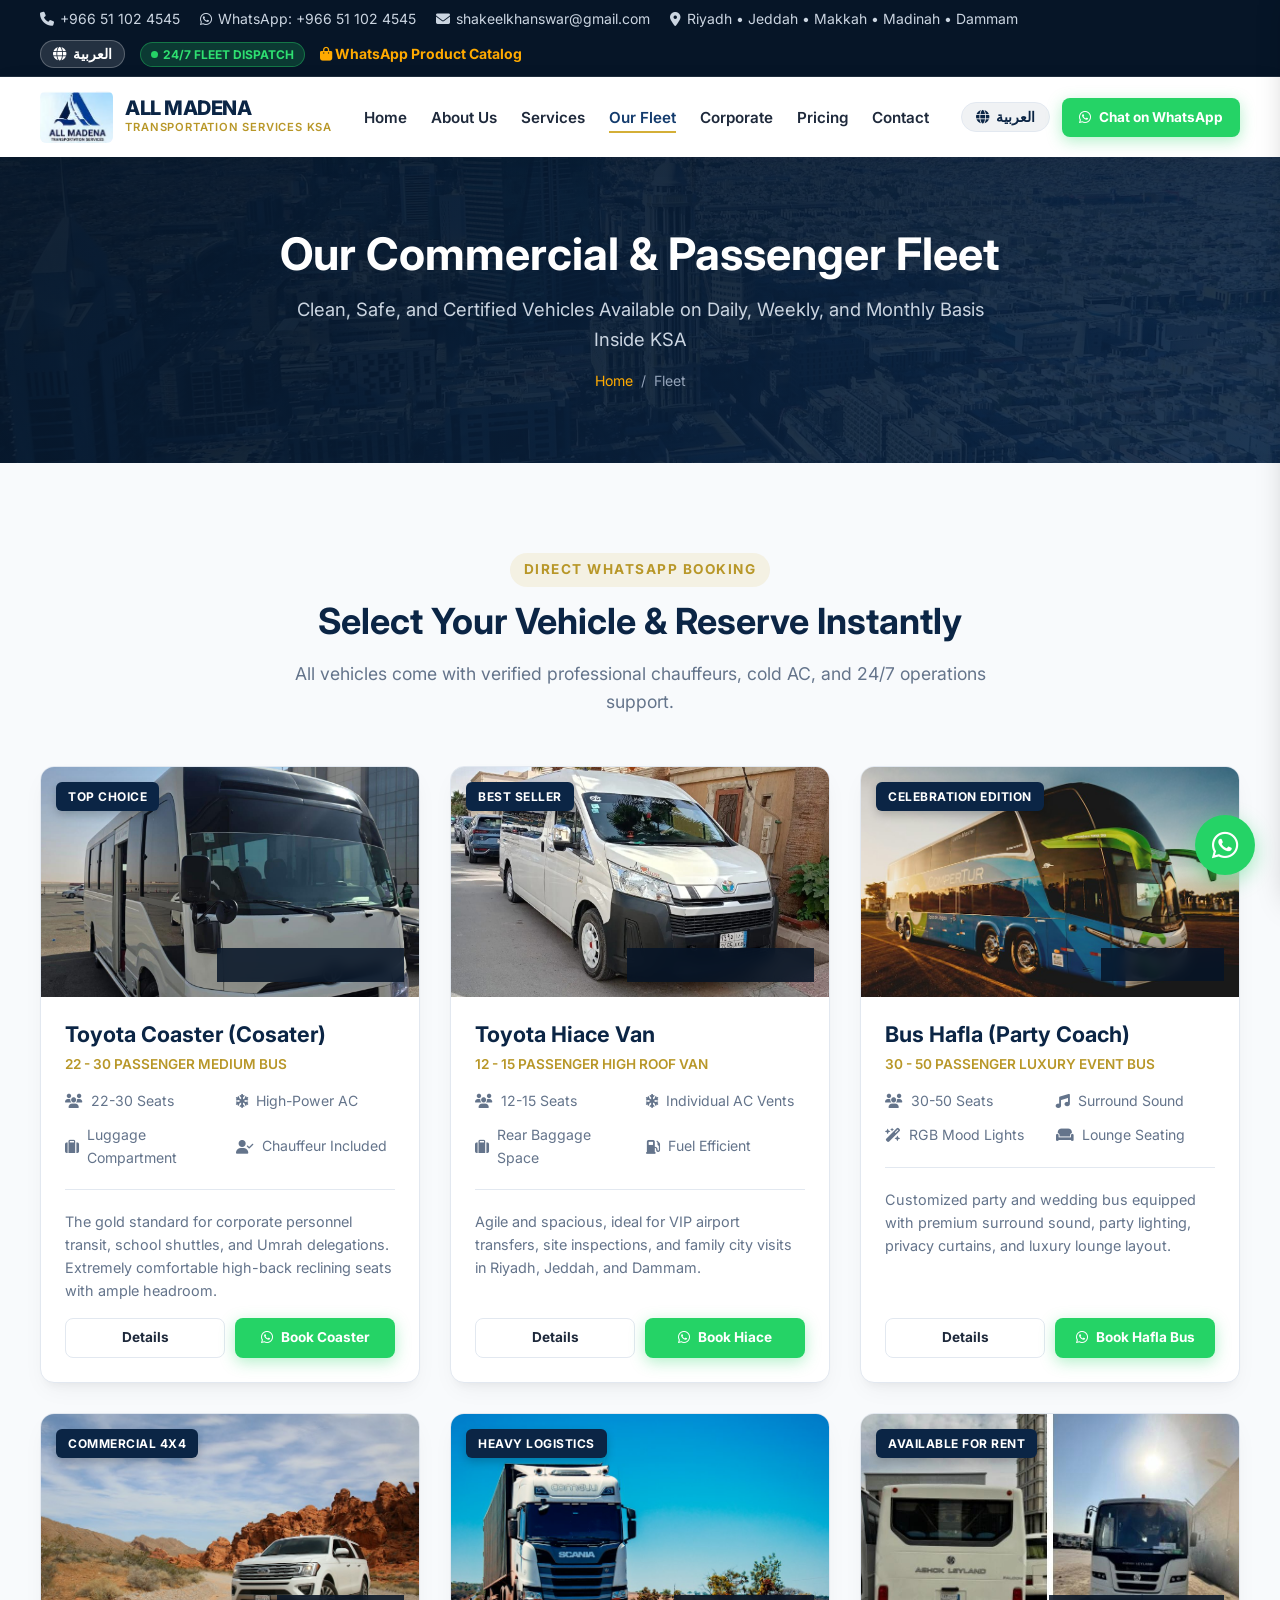
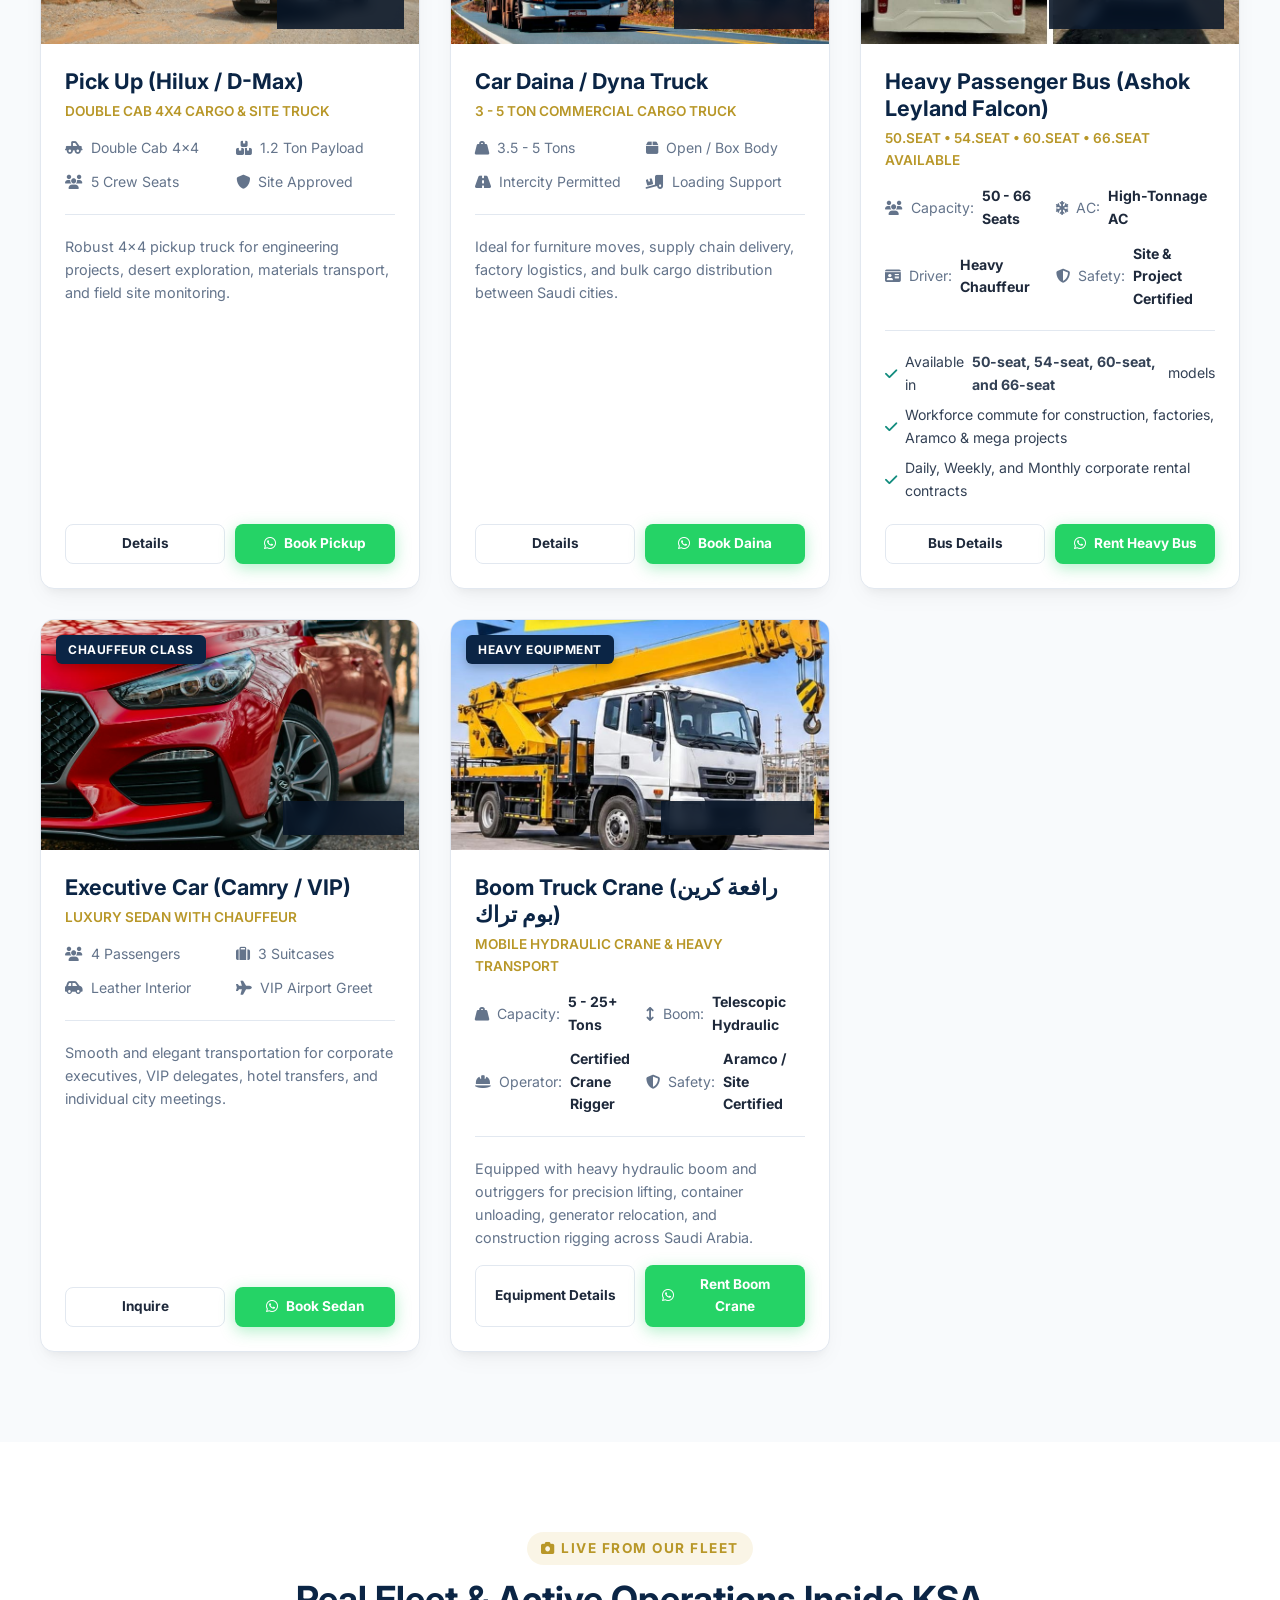
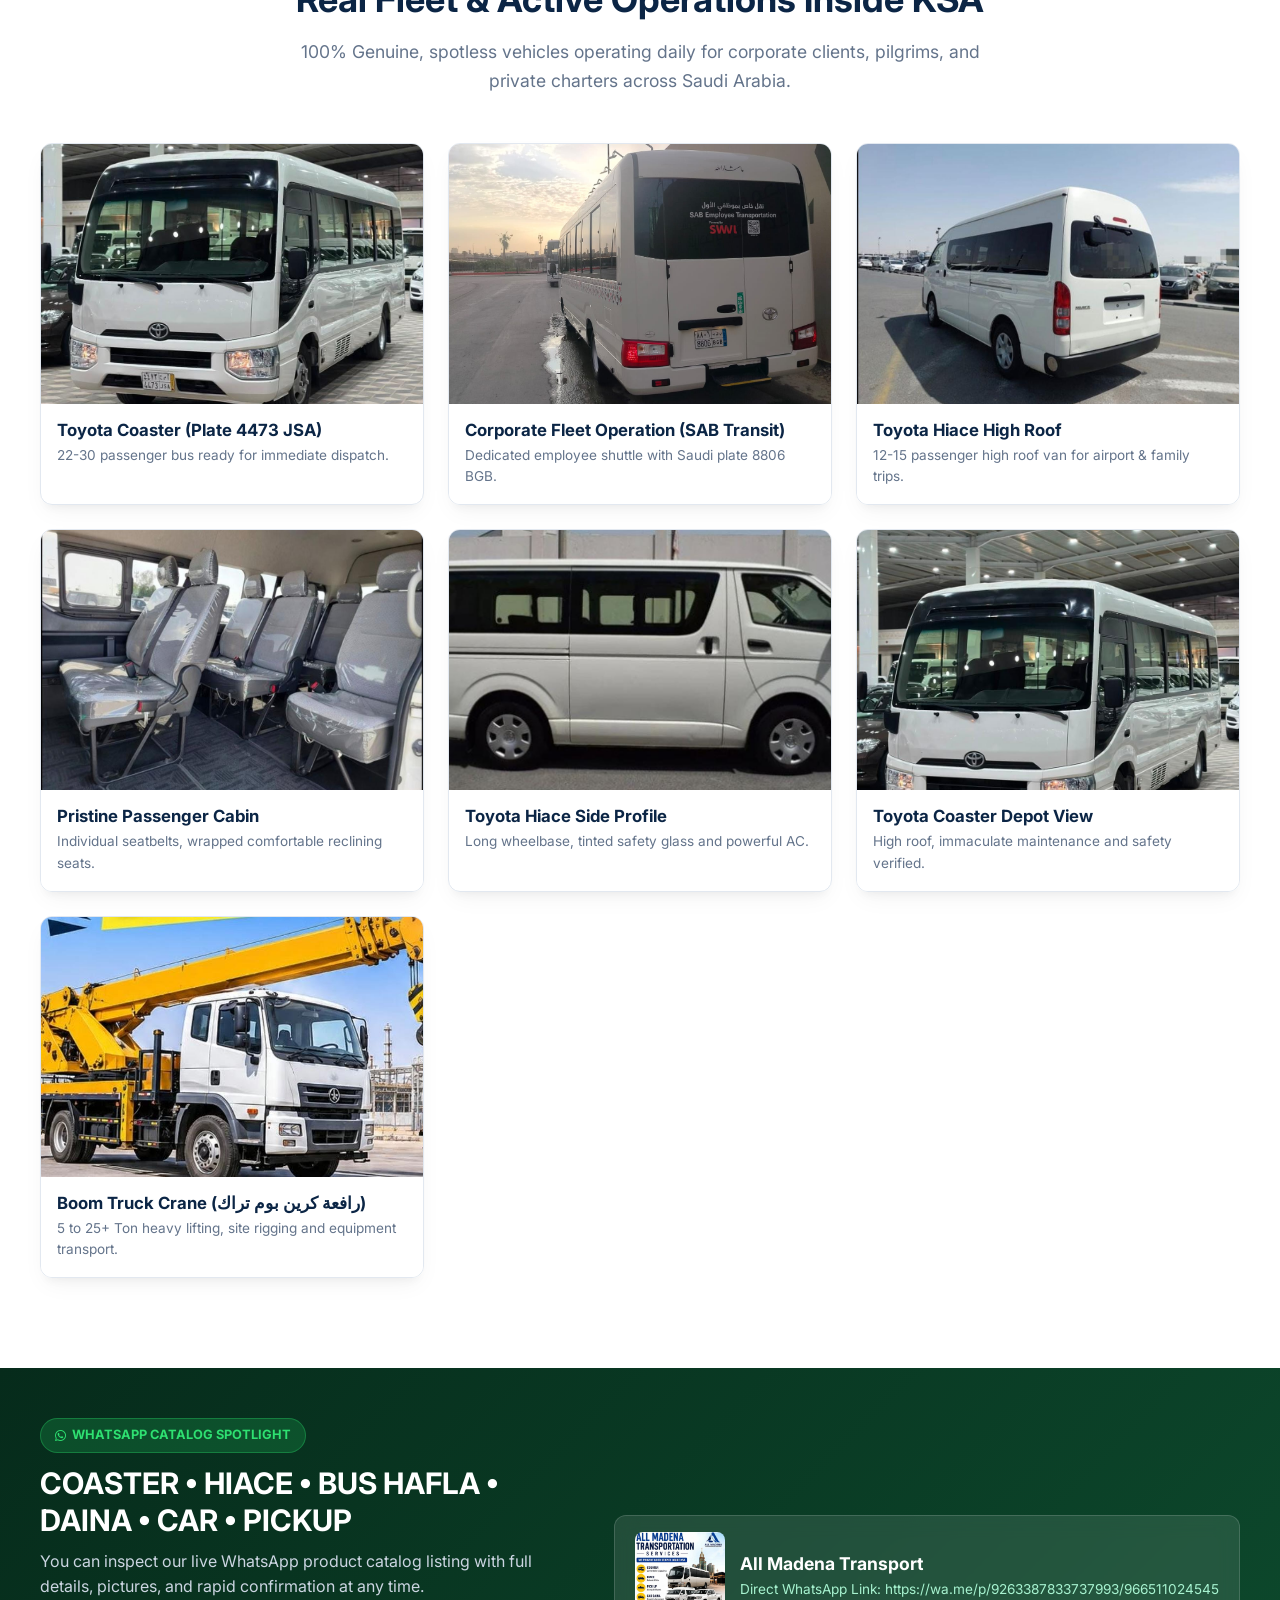
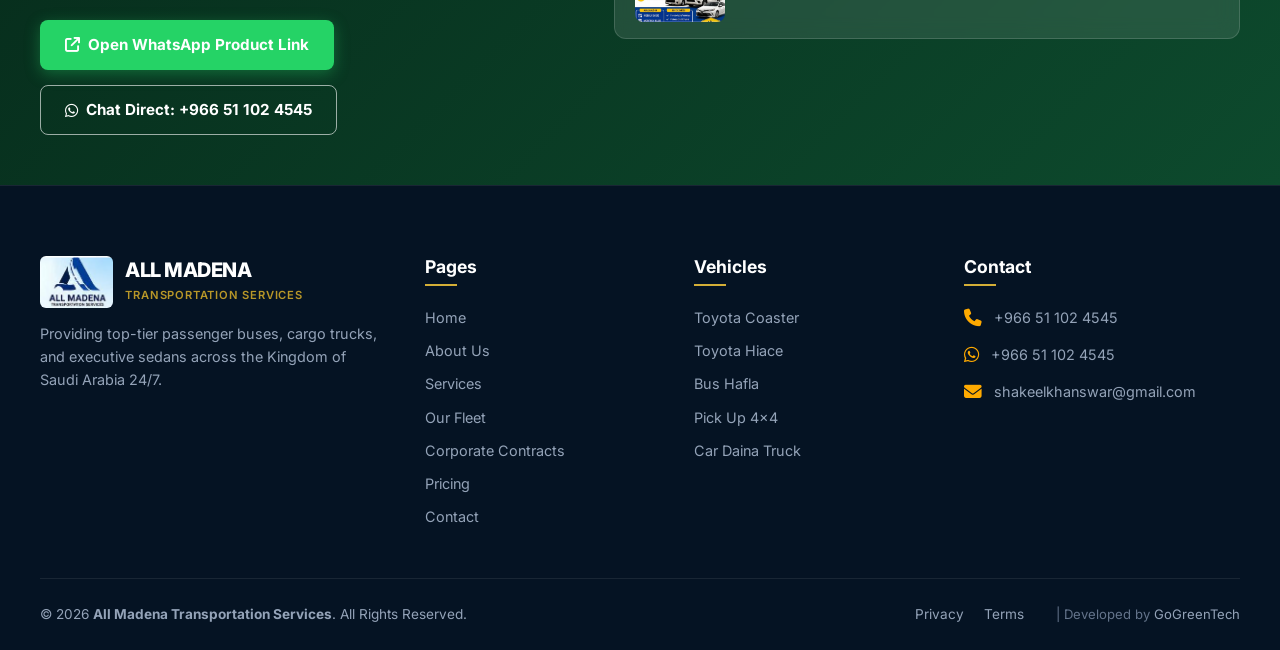
<file: fleet.html>
<!DOCTYPE html>
<html lang="en">
<head>
  <meta charset="UTF-8">
  <meta name="viewport" content="width=device-width, initial-scale=1.0">
  <title>Our Vehicle Fleet | All Madena Transportation Services KSA</title>
  <meta name="description" content="View the complete vehicle fleet of All Madena Transportation: Toyota Coaster (22-30 seats), Toyota Hiace (12-15 seats), Hafla Bus (30-50 seats), Pickup 4x4, Daina Truck, and Executive Sedans.">
  <link rel="icon" type="image/png" href="assets/images/logo.png">
  <link rel="stylesheet" href="https://cdnjs.cloudflare.com/ajax/libs/font-awesome/6.5.1/css/all.min.css">
  <link href="https://fonts.googleapis.com/css2?family=Inter:wght@400;500;600;700;800&display=swap" rel="stylesheet">
  <link rel="stylesheet" href="assets/css/style.css">
</head>
<body>

  <!-- Top Bar -->
  <div class="top-bar">
    <div class="container">
      <div class="top-info">
        <a href="tel:+966511024545"><i class="fa-solid fa-phone"></i> +966 51 102 4545</a>
        <a href="https://wa.me/966511024545" target="_blank"><i class="fa-brands fa-whatsapp"></i> WhatsApp: +966 51 102 4545</a>
        <a href="mailto:shakeelkhanswar@gmail.com"><i class="fa-solid fa-envelope"></i> shakeelkhanswar@gmail.com</a>
        <span><i class="fa-solid fa-location-dot"></i> Riyadh • Jeddah • Makkah • Madinah • Dammam</span>
      </div>
      <div class="top-actions">
        <button class="lang-switch-btn" type="button"><i class="fa-solid fa-globe"></i> العربية</button>
        
        <span class="badge-24-7"><span class="badge-pulse"></span> 24/7 FLEET DISPATCH</span>
        <a href="https://wa.me/p/9263387833737993/966511024545" target="_blank" style="color: var(--accent-bright); font-weight: 700;">
          <i class="fa-solid fa-bag-shopping"></i> WhatsApp Product Catalog
        </a>
      </div>
    </div>
  </div>

  <!-- Header -->
  <header class="site-header">
    <div class="container">
      <nav class="navbar">
        <a href="index.html" class="brand-logo">
          <img src="assets/images/logo.png" alt="All Madena Transportation Logo">
          <div class="brand-text">
            <span class="brand-name">ALL MADENA</span>
            <span class="brand-tagline">Transportation Services KSA</span>
          </div>
        </a>

        <ul class="nav-menu">
          <li><a href="index.html" class="nav-link">Home</a></li>
          <li><a href="about.html" class="nav-link">About Us</a></li>
          <li><a href="services.html" class="nav-link">Services</a></li>
          <li><a href="fleet.html" class="nav-link active">Our Fleet</a></li>
          <li><a href="corporate-contracts.html" class="nav-link">Corporate</a></li>
          <li><a href="pricing.html" class="nav-link">Pricing</a></li>
          <li><a href="contact.html" class="nav-link">Contact</a></li>
        </ul>

        <div class="nav-cta">
          <button class="lang-switch-nav" type="button"><i class="fa-solid fa-globe"></i> العربية</button>
          
          <a href="https://wa.me/966511024545?text=Hello%20All%20Madena,%20I%20want%20to%20reserve%20a%20vehicle" target="_blank" class="btn btn-whatsapp btn-sm">
            <i class="fa-brands fa-whatsapp"></i> Chat on WhatsApp
          </a>
          <button class="mobile-toggle" aria-label="Open Navigation Menu" type="button"><i class="fa-solid fa-bars-staggered"></i></button>
        </div>
              <div class="mobile-actions">
          <button class="lang-switch-nav" type="button" aria-label="Language"><i class="fa-solid fa-globe"></i></button>
          <a href="https://wa.me/966511024545" target="_blank" class="btn btn-whatsapp btn-sm" style="padding: 8px; border-radius: 50%; width: 38px; height: 38px; display: inline-flex; align-items: center; justify-content: center;"><i class="fa-brands fa-whatsapp"></i></a>
          <button class="mobile-toggle" aria-label="Open Navigation Menu" type="button"><i class="fa-solid fa-bars-staggered"></i></button>
        </div>
      </nav>
    </div>
  </header>

  <!-- Page Banner -->
  <section class="page-banner">
    <div class="container">
      <h1>Our Commercial & Passenger Fleet</h1>
      <p>Clean, Safe, and Certified Vehicles Available on Daily, Weekly, and Monthly Basis Inside KSA</p>
      <div class="breadcrumb">
        <a href="index.html">Home</a> <span>/</span> <span>Fleet</span>
      </div>
    </div>
  </section>

  <!-- Fleet Showcase Section -->
  <section class="section-padding bg-light">
    <div class="container">
      <div class="text-center" style="margin-bottom: 50px;">
        <span class="section-tag">Direct WhatsApp Booking</span>
        <h2 class="section-title">Select Your Vehicle & Reserve Instantly</h2>
        <p class="section-subtitle">All vehicles come with verified professional chauffeurs, cold AC, and 24/7 operations support.</p>
      </div>

      <div class="fleet-grid">
        <!-- 1. Toyota Coaster (Cosater) -->
        <div class="fleet-card">
          <div class="fleet-image-wrap">
            <img src="assets/images/real-coaster-modern.jpg" alt="Toyota Coaster Bus">
            <span class="fleet-badge">Top Choice</span>
            <span class="fleet-rate-badge">Daily / Weekly / Monthly</span>
          </div>
          <div class="fleet-body">
            <h3 class="fleet-title">Toyota Coaster (Cosater)</h3>
            <span class="fleet-subtitle">22 - 30 Passenger Medium Bus</span>
            <div class="fleet-specs">
              <div class="spec-item"><i class="fa-solid fa-users"></i> 22-30 Seats</div>
              <div class="spec-item"><i class="fa-solid fa-snowflake"></i> High-Power AC</div>
              <div class="spec-item"><i class="fa-solid fa-suitcase"></i> Luggage Compartment</div>
              <div class="spec-item"><i class="fa-solid fa-user-check"></i> Chauffeur Included</div>
            </div>
            <p style="font-size: 0.9rem; color: var(--text-muted); margin-bottom: 16px;">
              The gold standard for corporate personnel transit, school shuttles, and Umrah delegations. Extremely comfortable high-back reclining seats with ample headroom.
            </p>
            <div class="fleet-footer">
              <a href="coaster-hiace.html" class="btn btn-outline-dark btn-sm">Details</a>
              <a href="https://wa.me/966511024545?text=Hello,%20I%20want%20to%20rent%20the%20Toyota%20Coaster%20(Cosater)%20Bus" target="_blank" class="btn btn-whatsapp btn-sm">
                <i class="fa-brands fa-whatsapp"></i> Book Coaster
              </a>
            </div>
          </div>
        </div>

        <!-- 2. Toyota Hiace -->
        <div class="fleet-card">
          <div class="fleet-image-wrap">
            <img src="assets/images/real-hiace-latest.jpg" alt="Toyota Hiace Van">
            <span class="fleet-badge">Best Seller</span>
            <span class="fleet-rate-badge">Daily / Weekly / Monthly</span>
          </div>
          <div class="fleet-body">
            <h3 class="fleet-title">Toyota Hiace Van</h3>
            <span class="fleet-subtitle">12 - 15 Passenger High Roof Van</span>
            <div class="fleet-specs">
              <div class="spec-item"><i class="fa-solid fa-users"></i> 12-15 Seats</div>
              <div class="spec-item"><i class="fa-solid fa-snowflake"></i> Individual AC Vents</div>
              <div class="spec-item"><i class="fa-solid fa-suitcase"></i> Rear Baggage Space</div>
              <div class="spec-item"><i class="fa-solid fa-gas-pump"></i> Fuel Efficient</div>
            </div>
            <p style="font-size: 0.9rem; color: var(--text-muted); margin-bottom: 16px;">
              Agile and spacious, ideal for VIP airport transfers, site inspections, and family city visits in Riyadh, Jeddah, and Dammam.
            </p>
            <div class="fleet-footer">
              <a href="coaster-hiace.html" class="btn btn-outline-dark btn-sm">Details</a>
              <a href="https://wa.me/966511024545?text=Hello,%20I%20want%20to%20rent%20the%20Toyota%20Hiace%20Van" target="_blank" class="btn btn-whatsapp btn-sm">
                <i class="fa-brands fa-whatsapp"></i> Book Hiace
              </a>
            </div>
          </div>
        </div>

        <!-- 3. Hafla Bus -->
        <div class="fleet-card">
          <div class="fleet-image-wrap">
            <img src="assets/images/hafla-bus.jpg" alt="Bus Hafla Luxury Coach">
            <span class="fleet-badge">Celebration Edition</span>
            <span class="fleet-rate-badge">Events & Hafla</span>
          </div>
          <div class="fleet-body">
            <h3 class="fleet-title">Bus Hafla (Party Coach)</h3>
            <span class="fleet-subtitle">30 - 50 Passenger Luxury Event Bus</span>
            <div class="fleet-specs">
              <div class="spec-item"><i class="fa-solid fa-users"></i> 30-50 Seats</div>
              <div class="spec-item"><i class="fa-solid fa-music"></i> Surround Sound</div>
              <div class="spec-item"><i class="fa-solid fa-wand-magic-sparkles"></i> RGB Mood Lights</div>
              <div class="spec-item"><i class="fa-solid fa-couch"></i> Lounge Seating</div>
            </div>
            <p style="font-size: 0.9rem; color: var(--text-muted); margin-bottom: 16px;">
              Customized party and wedding bus equipped with premium surround sound, party lighting, privacy curtains, and luxury lounge layout.
            </p>
            <div class="fleet-footer">
              <a href="hafla-bus.html" class="btn btn-outline-dark btn-sm">Details</a>
              <a href="https://wa.me/966511024545?text=Hello,%20I%20want%20to%20rent%20a%20Bus%20Hafla%20for%20an%20event" target="_blank" class="btn btn-whatsapp btn-sm">
                <i class="fa-brands fa-whatsapp"></i> Book Hafla Bus
              </a>
            </div>
          </div>
        </div>

        <!-- 4. Pick Up Truck -->
        <div class="fleet-card">
          <div class="fleet-image-wrap">
            <img src="assets/images/pickup-truck.jpg" alt="Toyota Hilux Pickup">
            <span class="fleet-badge">Commercial 4x4</span>
            <span class="fleet-rate-badge">Daily / Monthly</span>
          </div>
          <div class="fleet-body">
            <h3 class="fleet-title">Pick Up (Hilux / D-Max)</h3>
            <span class="fleet-subtitle">Double Cab 4x4 Cargo & Site Truck</span>
            <div class="fleet-specs">
              <div class="spec-item"><i class="fa-solid fa-truck-pickup"></i> Double Cab 4x4</div>
              <div class="spec-item"><i class="fa-solid fa-boxes-stacked"></i> 1.2 Ton Payload</div>
              <div class="spec-item"><i class="fa-solid fa-users"></i> 5 Crew Seats</div>
              <div class="spec-item"><i class="fa-solid fa-shield"></i> Site Approved</div>
            </div>
            <p style="font-size: 0.9rem; color: var(--text-muted); margin-bottom: 16px;">
              Robust 4x4 pickup truck for engineering projects, desert exploration, materials transport, and field site monitoring.
            </p>
            <div class="fleet-footer">
              <a href="daina-pickup.html" class="btn btn-outline-dark btn-sm">Details</a>
              <a href="https://wa.me/966511024545?text=Hello,%20I%20want%20to%20rent%20a%20Pick%20Up%20Truck" target="_blank" class="btn btn-whatsapp btn-sm">
                <i class="fa-brands fa-whatsapp"></i> Book Pickup
              </a>
            </div>
          </div>
        </div>

        <!-- 5. Car Daina (Dyna Truck) -->
        <div class="fleet-card">
          <div class="fleet-image-wrap">
            <img src="assets/images/daina-truck.jpg" alt="Car Daina Dyna Light Truck">
            <span class="fleet-badge">Heavy Logistics</span>
            <span class="fleet-rate-badge">Trips / Contracts</span>
          </div>
          <div class="fleet-body">
            <h3 class="fleet-title">Car Daina / Dyna Truck</h3>
            <span class="fleet-subtitle">3 - 5 Ton Commercial Cargo Truck</span>
            <div class="fleet-specs">
              <div class="spec-item"><i class="fa-solid fa-weight-hanging"></i> 3.5 - 5 Tons</div>
              <div class="spec-item"><i class="fa-solid fa-box"></i> Open / Box Body</div>
              <div class="spec-item"><i class="fa-solid fa-road"></i> Intercity Permitted</div>
              <div class="spec-item"><i class="fa-solid fa-truck-ramp-box"></i> Loading Support</div>
            </div>
            <p style="font-size: 0.9rem; color: var(--text-muted); margin-bottom: 16px;">
              Ideal for furniture moves, supply chain delivery, factory logistics, and bulk cargo distribution between Saudi cities.
            </p>
            <div class="fleet-footer">
              <a href="daina-pickup.html" class="btn btn-outline-dark btn-sm">Details</a>
              <a href="https://wa.me/966511024545?text=Hello,%20I%20want%20to%20rent%20a%20Car%20Daina%20Truck" target="_blank" class="btn btn-whatsapp btn-sm">
                <i class="fa-brands fa-whatsapp"></i> Book Daina
              </a>
            </div>
          </div>
        </div>

                <!-- Heavy Passenger Bus (50, 54, 60 & 66 Seats) -->
        <div class="fleet-card">
          <div class="fleet-image-wrap">
            <img src="assets/images/real-ashok-leyland-bus.jpg" alt="Heavy Passenger Bus Ashok Leyland Falcon 50 54 60 66 Seats">
            <span class="fleet-badge">Available for Rent</span>
            <span class="fleet-rate-badge">50 • 54 • 60 • 66 Seats</span>
          </div>
          <div class="fleet-body">
            <h3 class="fleet-title">Heavy Passenger Bus (Ashok Leyland Falcon)</h3>
            <span class="fleet-subtitle">50.seat • 54.seat • 60.seat • 66.seat Available</span>
            <div class="fleet-specs">
              <div class="spec-item"><i class="fa-solid fa-users"></i> Capacity: <strong>50 - 66 Seats</strong></div>
              <div class="spec-item"><i class="fa-solid fa-snowflake"></i> AC: <strong>High-Tonnage AC</strong></div>
              <div class="spec-item"><i class="fa-solid fa-id-card"></i> Driver: <strong>Heavy Chauffeur</strong></div>
              <div class="spec-item"><i class="fa-solid fa-shield-halved"></i> Safety: <strong>Site & Project Certified</strong></div>
            </div>
            <ul class="fleet-features-list">
              <li><i class="fa-solid fa-check"></i> Available in <strong>50-seat, 54-seat, 60-seat, and 66-seat</strong> models</li>
              <li><i class="fa-solid fa-check"></i> Workforce commute for construction, factories, Aramco & mega projects</li>
              <li><i class="fa-solid fa-check"></i> Daily, Weekly, and Monthly corporate rental contracts</li>
            </ul>
            <div class="fleet-footer">
              <a href="hafla-bus.html" class="btn btn-outline-dark btn-sm">Bus Details</a>
              <a href="https://wa.me/966511024545?text=Hello,%20I%20want%20to%20rent%20a%20Heavy%20Passenger%20Bus%20(50,%2054,%2060,%20or%2066%20Seats)%20via%20allmadenatransportation.com" target="_blank" class="btn btn-whatsapp btn-sm">
                <i class="fa-brands fa-whatsapp"></i> Rent Heavy Bus
              </a>
            </div>
          </div>
        </div>

        <!-- 6. Executive Sedan -->
        <div class="fleet-card">
          <div class="fleet-image-wrap">
            <img src="assets/images/executive-car.jpg" alt="Executive Sedan Camry VIP">
            <span class="fleet-badge">Chauffeur Class</span>
            <span class="fleet-rate-badge">Daily / Airport</span>
          </div>
          <div class="fleet-body">
            <h3 class="fleet-title">Executive Car (Camry / VIP)</h3>
            <span class="fleet-subtitle">Luxury Sedan with Chauffeur</span>
            <div class="fleet-specs">
              <div class="spec-item"><i class="fa-solid fa-users"></i> 4 Passengers</div>
              <div class="spec-item"><i class="fa-solid fa-suitcase"></i> 3 Suitcases</div>
              <div class="spec-item"><i class="fa-solid fa-car-side"></i> Leather Interior</div>
              <div class="spec-item"><i class="fa-solid fa-plane"></i> VIP Airport Greet</div>
            </div>
            <p style="font-size: 0.9rem; color: var(--text-muted); margin-bottom: 16px;">
              Smooth and elegant transportation for corporate executives, VIP delegates, hotel transfers, and individual city meetings.
            </p>
            <div class="fleet-footer">
              <a href="contact.html" class="btn btn-outline-dark btn-sm">Inquire</a>
              <a href="https://wa.me/966511024545?text=Hello,%20I%20want%20to%20rent%20an%20Executive%20Sedan" target="_blank" class="btn btn-whatsapp btn-sm">
                <i class="fa-brands fa-whatsapp"></i> Book Sedan
              </a>
            </div>
          </div>
        </div>

        <!-- 7. Boom Truck Crane / Mobile Crane -->
        <div class="fleet-card">
          <div class="fleet-image-wrap">
            <img src="assets/images/crane-boom-truck.jpg" alt="Boom Truck Crane Mobile Crane Heavy Lifting KSA" style="object-position: center;">
            <span class="fleet-badge">Heavy Equipment</span>
            <span class="fleet-rate-badge">5 to 25+ Ton Lifting</span>
          </div>
          <div class="fleet-body">
            <h3 class="fleet-title">Boom Truck Crane (رافعة كرين بوم تراك)</h3>
            <span class="fleet-subtitle">Mobile Hydraulic Crane & Heavy Transport</span>
            <div class="fleet-specs">
              <div class="spec-item"><i class="fa-solid fa-weight-hanging"></i> Capacity: <strong>5 - 25+ Tons</strong></div>
              <div class="spec-item"><i class="fa-solid fa-arrows-up-down"></i> Boom: <strong>Telescopic Hydraulic</strong></div>
              <div class="spec-item"><i class="fa-solid fa-hard-hat"></i> Operator: <strong>Certified Crane Rigger</strong></div>
              <div class="spec-item"><i class="fa-solid fa-shield-halved"></i> Safety: <strong>Aramco / Site Certified</strong></div>
            </div>
            <p style="font-size: 0.9rem; color: var(--text-muted); margin-bottom: 16px;">
              Equipped with heavy hydraulic boom and outriggers for precision lifting, container unloading, generator relocation, and construction rigging across Saudi Arabia.
            </p>
            <div class="fleet-footer">
              <a href="daina-pickup.html" class="btn btn-outline-dark btn-sm">Equipment Details</a>
              <a href="https://wa.me/966511024545?text=Hello,%20I%20want%20to%20rent%20a%20Boom%20Truck%20Crane%20via%20allmadenatransportation.com" target="_blank" class="btn btn-whatsapp btn-sm">
                <i class="fa-brands fa-whatsapp"></i> Rent Boom Crane
              </a>
            </div>
          </div>
        </div>
      </div>
    </div>
  </section>

  
  <!-- Real Fleet Gallery Section -->
  <section class="section-padding" style="background: #ffffff;">
    <div class="container">
      <div class="text-center" style="margin-bottom: 45px;">
        <span class="section-tag"><i class="fa-solid fa-camera"></i> Live From Our Fleet</span>
        <h2 class="section-title">Real Fleet & Active Operations Inside KSA</h2>
        <p class="section-subtitle">100% Genuine, spotless vehicles operating daily for corporate clients, pilgrims, and private charters across Saudi Arabia.</p>
      </div>

      <div style="display: grid; grid-template-columns: repeat(auto-fit, minmax(320px, 1fr)); gap: 24px;">
        <div style="border-radius: 12px; overflow: hidden; box-shadow: var(--card-shadow); border: 1px solid var(--border);">
          <img src="assets/images/real-coaster-front.jpg" alt="Toyota Coaster Bus KSA Plate 4473 JSA" style="width: 100%; height: 260px; object-fit: cover;">
          <div style="padding: 16px; background: #fff;">
            <h4 style="font-size: 1.05rem; margin-bottom: 4px; color: var(--primary);">Toyota Coaster (Plate 4473 JSA)</h4>
            <p style="font-size: 0.85rem; color: var(--text-muted); margin: 0;">22-30 passenger bus ready for immediate dispatch.</p>
          </div>
        </div>

        <div style="border-radius: 12px; overflow: hidden; box-shadow: var(--card-shadow); border: 1px solid var(--border);">
          <img src="assets/images/real-coaster-corporate.jpg" alt="SAB Employee Corporate Transportation Coaster" style="width: 100%; height: 260px; object-fit: cover;">
          <div style="padding: 16px; background: #fff;">
            <h4 style="font-size: 1.05rem; margin-bottom: 4px; color: var(--primary);">Corporate Fleet Operation (SAB Transit)</h4>
            <p style="font-size: 0.85rem; color: var(--text-muted); margin: 0;">Dedicated employee shuttle with Saudi plate 8806 BGB.</p>
          </div>
        </div>

        <div style="border-radius: 12px; overflow: hidden; box-shadow: var(--card-shadow); border: 1px solid var(--border);">
          <img src="assets/images/real-hiace-van.jpg" alt="Toyota Hiace High Roof Rear View" style="width: 100%; height: 260px; object-fit: cover;">
          <div style="padding: 16px; background: #fff;">
            <h4 style="font-size: 1.05rem; margin-bottom: 4px; color: var(--primary);">Toyota Hiace High Roof</h4>
            <p style="font-size: 0.85rem; color: var(--text-muted); margin: 0;">12-15 passenger high roof van for airport & family trips.</p>
          </div>
        </div>

        <div style="border-radius: 12px; overflow: hidden; box-shadow: var(--card-shadow); border: 1px solid var(--border);">
          <img src="assets/images/real-hiace-interior.jpg" alt="Toyota Hiace Clean Wrapped Passenger Seats" style="width: 100%; height: 260px; object-fit: cover;">
          <div style="padding: 16px; background: #fff;">
            <h4 style="font-size: 1.05rem; margin-bottom: 4px; color: var(--primary);">Pristine Passenger Cabin</h4>
            <p style="font-size: 0.85rem; color: var(--text-muted); margin: 0;">Individual seatbelts, wrapped comfortable reclining seats.</p>
          </div>
        </div>

        <div style="border-radius: 12px; overflow: hidden; box-shadow: var(--card-shadow); border: 1px solid var(--border);">
          <img src="assets/images/real-hiace-side.jpg" alt="Toyota Hiace Full Side Profile" style="width: 100%; height: 260px; object-fit: cover;">
          <div style="padding: 16px; background: #fff;">
            <h4 style="font-size: 1.05rem; margin-bottom: 4px; color: var(--primary);">Toyota Hiace Side Profile</h4>
            <p style="font-size: 0.85rem; color: var(--text-muted); margin: 0;">Long wheelbase, tinted safety glass and powerful AC.</p>
          </div>
        </div>

        <div style="border-radius: 12px; overflow: hidden; box-shadow: var(--card-shadow); border: 1px solid var(--border);">
          <img src="assets/images/real-coaster-portrait.jpg" alt="Toyota Coaster Full Front Profile" style="width: 100%; height: 260px; object-fit: cover;">
          <div style="padding: 16px; background: #fff;">
            <h4 style="font-size: 1.05rem; margin-bottom: 4px; color: var(--primary);">Toyota Coaster Depot View</h4>
            <p style="font-size: 0.85rem; color: var(--text-muted); margin: 0;">High roof, immaculate maintenance and safety verified.</p>
          </div>
        </div>

        <div style="border-radius: 12px; overflow: hidden; box-shadow: var(--card-shadow); border: 1px solid var(--border);">
          <img src="assets/images/crane-boom-truck.jpg" alt="Mobile Boom Truck Crane Heavy Lifting" style="width: 100%; height: 260px; object-fit: cover; object-position: center;">
          <div style="padding: 16px; background: #fff;">
            <h4 style="font-size: 1.05rem; margin-bottom: 4px; color: var(--primary);">Boom Truck Crane (رافعة كرين بوم تراك)</h4>
            <p style="font-size: 0.85rem; color: var(--text-muted); margin: 0;">5 to 25+ Ton heavy lifting, site rigging and equipment transport.</p>
          </div>
        </div>
      </div>
    </div>
  </section>

  <!-- Official WhatsApp Product Section -->
  <section class="catalog-spotlight">
    <div class="container">
      <div class="catalog-spotlight-inner">
        <div class="catalog-info">
          <span class="catalog-badge"><i class="fa-brands fa-whatsapp"></i> WHATSAPP CATALOG SPOTLIGHT</span>
          <h2>COASTER • HIACE • BUS HAFLA • DAINA • CAR • PICKUP</h2>
          <p>You can inspect our live WhatsApp product catalog listing with full details, pictures, and rapid confirmation at any time.</p>
          <div class="catalog-actions">
            <a href="https://wa.me/p/9263387833737993/966511024545" target="_blank" class="btn btn-whatsapp">
              <i class="fa-solid fa-arrow-up-right-from-square"></i> Open WhatsApp Product Link
            </a>
            <a href="https://wa.me/966511024545" target="_blank" class="btn btn-outline">
              <i class="fa-brands fa-whatsapp"></i> Chat Direct: +966 51 102 4545
            </a>
          </div>
        </div>
        <div class="catalog-media">
          <img src="assets/images/all-madena-banner.png" alt="All Madena Transport Fleet">
          <div class="catalog-media-text">
            <h4>All Madena Transport</h4>
            <p>Direct WhatsApp Link: https://wa.me/p/9263387833737993/966511024545</p>
          </div>
        </div>
      </div>
    </div>
  </section>

  <!-- Footer -->
  <footer class="site-footer">
    <div class="container">
      <div class="footer-grid">
        <div class="footer-about">
          <div class="brand-logo" style="margin-bottom: 12px;">
            <img src="assets/images/logo.png" alt="All Madena Logo">
            <div class="brand-text">
              <span class="brand-name">ALL MADENA</span>
              <span class="brand-tagline">Transportation Services</span>
            </div>
          </div>
          <p>Providing top-tier passenger buses, cargo trucks, and executive sedans across the Kingdom of Saudi Arabia 24/7.</p>
        </div>

        <div>
          <h4 class="footer-title">Pages</h4>
          <ul class="footer-links">
            <li><a href="index.html">Home</a></li>
            <li><a href="about.html">About Us</a></li>
            <li><a href="services.html">Services</a></li>
            <li><a href="fleet.html">Our Fleet</a></li>
            <li><a href="corporate-contracts.html">Corporate Contracts</a></li>
            <li><a href="pricing.html">Pricing</a></li>
            <li><a href="contact.html">Contact</a></li>
          </ul>
        </div>

        <div>
          <h4 class="footer-title">Vehicles</h4>
          <ul class="footer-links">
            <li><a href="coaster-hiace.html">Toyota Coaster</a></li>
            <li><a href="coaster-hiace.html">Toyota Hiace</a></li>
            <li><a href="hafla-bus.html">Bus Hafla</a></li>
            <li><a href="daina-pickup.html">Pick Up 4x4</a></li>
            <li><a href="daina-pickup.html">Car Daina Truck</a></li>
          </ul>
        </div>

        <div>
          <h4 class="footer-title">Contact</h4>
          <div class="footer-contact-item">
            <i class="fa-solid fa-phone"></i>
            <div><a href="tel:+966511024545">+966 51 102 4545</a></div>
          </div>
          <div class="footer-contact-item">
            <i class="fa-brands fa-whatsapp"></i>
            <div><a href="https://wa.me/966511024545">+966 51 102 4545</a></div>
          </div>
          <div class="footer-contact-item">
            <i class="fa-solid fa-envelope"></i>
            <div><a href="mailto:shakeelkhanswar@gmail.com">shakeelkhanswar@gmail.com</a></div>
          </div>
        </div>
      </div>

      <div class="footer-bottom">
        <div>&copy; 2026 <strong>All Madena Transportation Services</strong>. All Rights Reserved.</div>
        <div class="footer-bottom-links">
          <a href="privacy.html">Privacy</a>
          <a href="terms.html">Terms</a>
          <span style="color: #64748b; font-size: 0.82rem; margin-left: 12px;">| Developed by <a href="https://rashidzada.pythonanywhere.com/" target="_blank" rel="noopener noreferrer" style="color: #94a3b8; text-decoration: none; transition: color 0.2s;" onmouseover="this.style.color='#d4af37'" onmouseout="this.style.color='#94a3b8'">GoGreenTech</a></span>
        </div>
      </div>
    </div>
  </footer>

  <div class="floating-whatsapp-container">
    <a href="https://wa.me/966511024545" target="_blank" class="floating-whatsapp-btn" aria-label="WhatsApp Chat">
      <span class="whatsapp-tooltip">Chat on WhatsApp</span>
      <i class="fa-brands fa-whatsapp"></i>
    </a>
  </div>

  <script src="assets/js/main.js"></script>
  <script src="assets/js/i18n.js"></script>

  <!-- Offcanvas Mobile Navigation Drawer -->
  <div class="drawer-backdrop" id="drawerBackdrop"></div>
  <aside class="mobile-nav-drawer" id="mobileNavDrawer">
    <div class="drawer-header">
      <div class="brand-logo">
        <img src="assets/images/logo.png" alt="All Madena Logo">
        <span style="font-weight: 800; font-size: 1.1rem; color: #fff;">ALL MADENA</span>
      </div>
      <button class="drawer-close" id="drawerCloseBtn" aria-label="Close Menu">&times;</button>
    </div>
    <div class="drawer-menu-links">
      <a href="index.html"><i class="fa-solid fa-house"></i> Home (الرئيسية)</a>
      <a href="about.html"><i class="fa-solid fa-circle-info"></i> About Us (من نحن)</a>
      <a href="services.html"><i class="fa-solid fa-taxi"></i> Services (خدماتنا)</a>
      <a href="fleet.html"><i class="fa-solid fa-bus"></i> Full Fleet (كامل الأسطول)</a>
      <a href="coaster-hiace.html"><i class="fa-solid fa-van-shuttle"></i> Coaster & Hiace (كوستر وهايس)</a>
      <a href="hafla-bus.html"><i class="fa-solid fa-champagne-glasses"></i> Bus Hafla (باص حفلة)</a>
      <a href="daina-pickup.html"><i class="fa-solid fa-truck"></i> Daina & Pickup (دينا وبيك اب)</a>
      <a href="corporate-contracts.html"><i class="fa-solid fa-building"></i> Corporate (عقود شركات)</a>
      <a href="pricing.html"><i class="fa-solid fa-tag"></i> Pricing & Rates (الأسعار)</a>
      <a href="contact.html"><i class="fa-solid fa-envelope"></i> Contact Us (اتصل بنا)</a>
    </div>
    <div class="drawer-footer">
      <button class="lang-switch-btn" type="button" style="width: 100%; justify-content: center; background: var(--primary); color: #fff; padding: 10px;">
        <i class="fa-solid fa-globe"></i> Switch Language (العربية / English)
      </button>
      <a href="https://wa.me/966511024545" target="_blank" class="btn btn-whatsapp btn-sm" style="width: 100%;">
        <i class="fa-brands fa-whatsapp"></i> WhatsApp: 0511024545
      </a>
      <a href="tel:+966511024545" class="btn btn-primary btn-sm" style="width: 100%;">
        <i class="fa-solid fa-phone"></i> Call Dispatch: 0511024545
      </a>
      <a href="https://wa.me/p/9263387833737993/966511024545" target="_blank" class="btn btn-accent btn-sm" style="width: 100%;">
        <i class="fa-solid fa-store"></i> WhatsApp Product Catalog
      </a>
    </div>
  </aside>

  <!-- Bottom App Navigation Bar for Small Screens -->
  <nav class="bottom-app-bar">
    <div class="bottom-app-bar-inner">
      <a href="index.html" class="bottom-tab-item">
        <i class="fa-solid fa-house"></i>
        <span>Home</span>
      </a>
      <a href="fleet.html" class="bottom-tab-item">
        <i class="fa-solid fa-bus"></i>
        <span>Fleet</span>
      </a>
      <a href="https://wa.me/966511024545" target="_blank" class="bottom-tab-item whatsapp-tab">
        <i class="fa-brands fa-whatsapp"></i>
        <span>WhatsApp</span>
      </a>
      <a href="tel:+966511024545" class="bottom-tab-item">
        <i class="fa-solid fa-phone"></i>
        <span>Call</span>
      </a>
    </div>
  </nav>

</body>
</html>
</file>
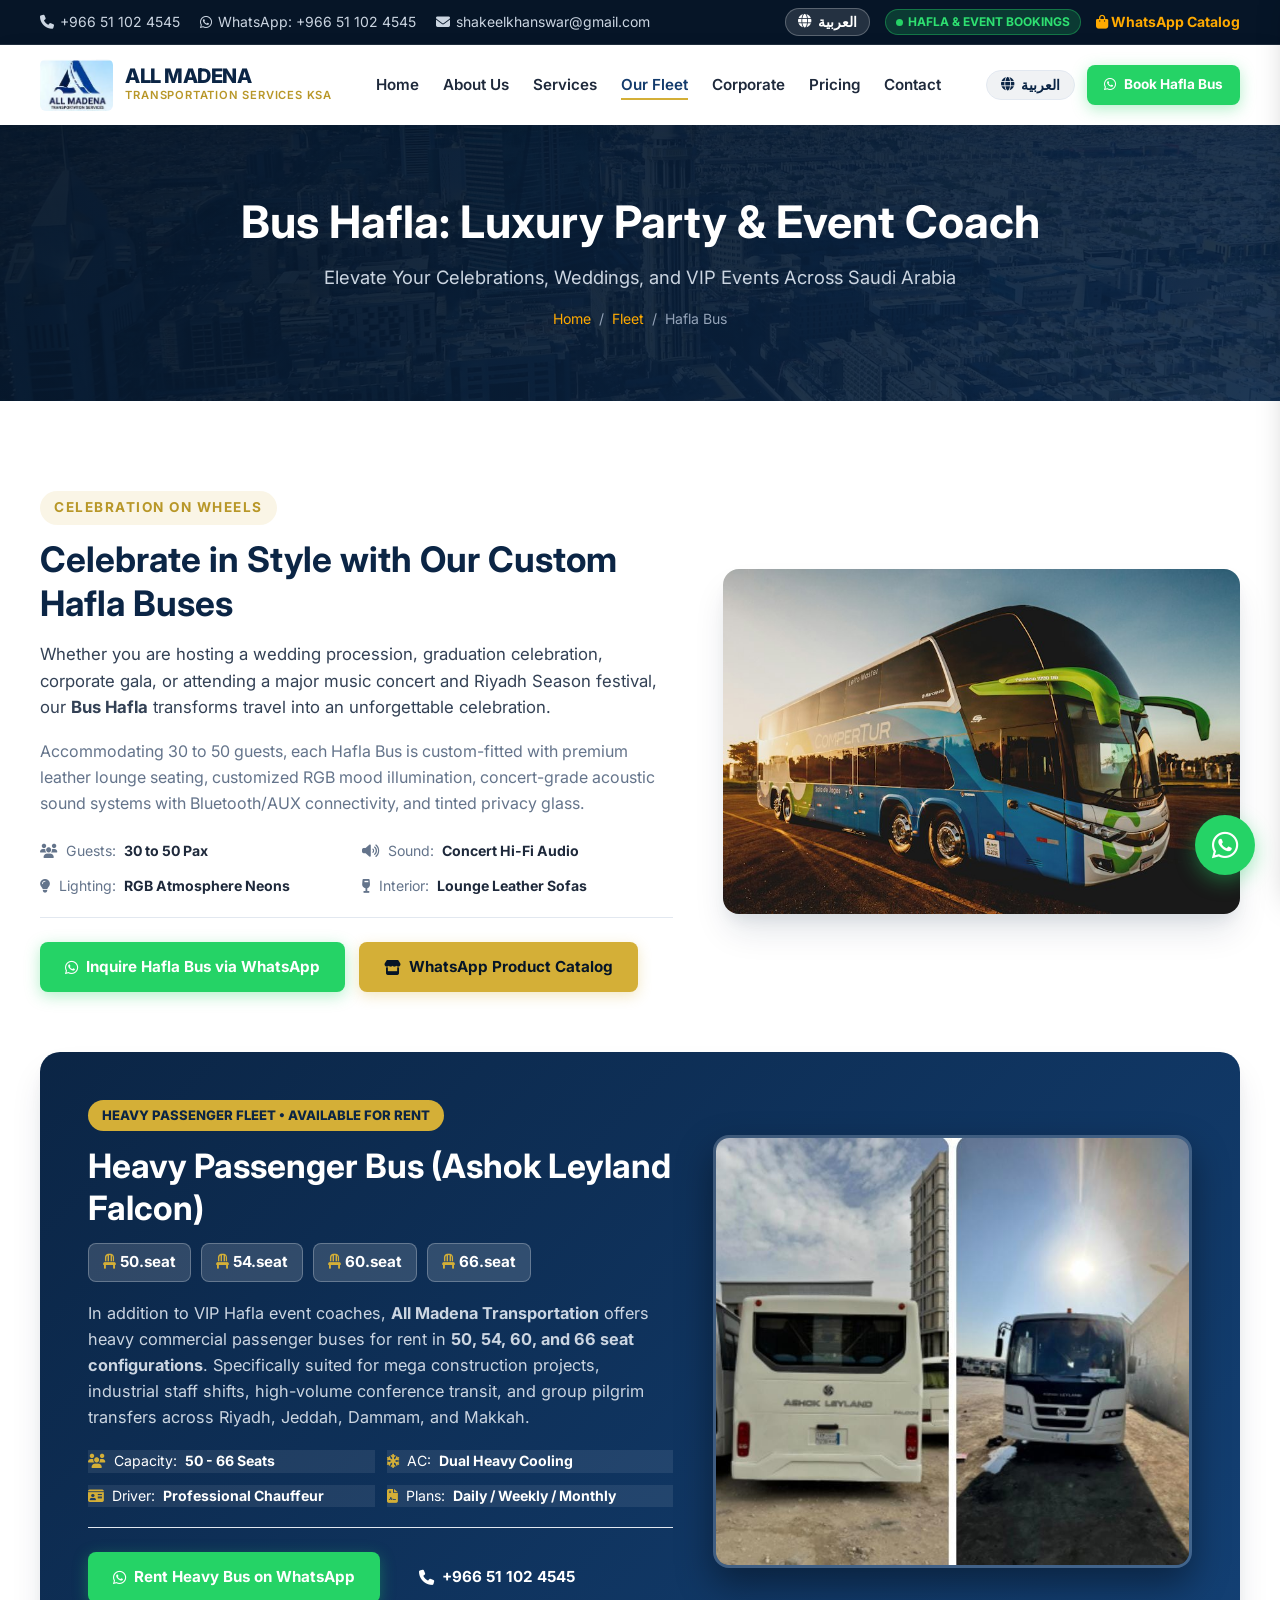
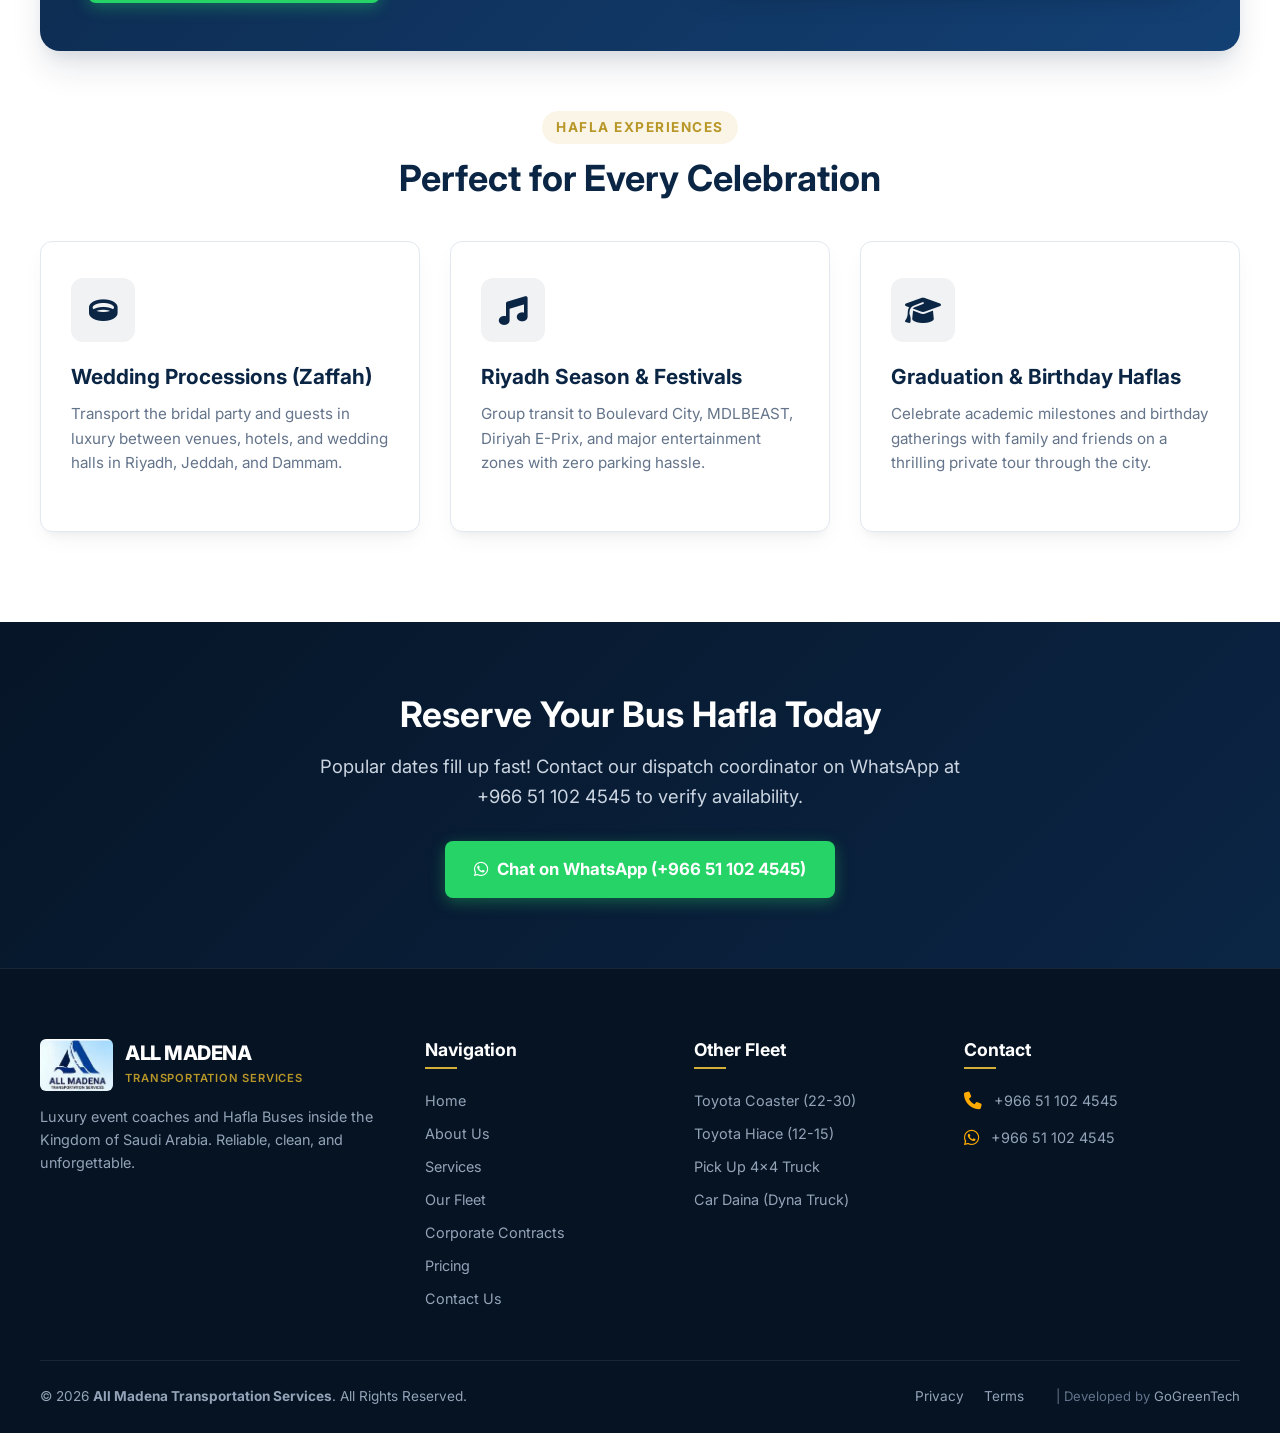
<file: hafla-bus.html>
<!DOCTYPE html>
<html lang="en">
<head>
  <meta charset="UTF-8">
  <meta name="viewport" content="width=device-width, initial-scale=1.0">
  <title>Hafla Bus Rental KSA | Party & Event Coach | All Madena</title>
  <meta name="description" content="Rent luxury Hafla Buses (30-50 passenger party coaches) in Saudi Arabia for weddings, celebrations, concerts, Riyadh Season, and private tours. High-end sound and party ambiance.">
  <link rel="icon" type="image/png" href="assets/images/logo.png">
  <link rel="stylesheet" href="https://cdnjs.cloudflare.com/ajax/libs/font-awesome/6.5.1/css/all.min.css">
  <link href="https://fonts.googleapis.com/css2?family=Inter:wght@400;500;600;700;800&display=swap" rel="stylesheet">
  <link rel="stylesheet" href="assets/css/style.css">
</head>
<body>

  <!-- Top Bar -->
  <div class="top-bar">
    <div class="container">
      <div class="top-info">
        <a href="tel:+966511024545"><i class="fa-solid fa-phone"></i> +966 51 102 4545</a>
        <a href="https://wa.me/966511024545" target="_blank"><i class="fa-brands fa-whatsapp"></i> WhatsApp: +966 51 102 4545</a>
        <a href="mailto:shakeelkhanswar@gmail.com"><i class="fa-solid fa-envelope"></i> shakeelkhanswar@gmail.com</a>
      </div>
      <div class="top-actions">
        <button class="lang-switch-btn" type="button"><i class="fa-solid fa-globe"></i> العربية</button>
        
        <span class="badge-24-7"><span class="badge-pulse"></span> HAFLA & EVENT BOOKINGS</span>
        <a href="https://wa.me/p/9263387833737993/966511024545" target="_blank" style="color: var(--accent-bright); font-weight: 700;">
          <i class="fa-solid fa-bag-shopping"></i> WhatsApp Catalog
        </a>
      </div>
    </div>
  </div>

  <!-- Header -->
  <header class="site-header">
    <div class="container">
      <nav class="navbar">
        <a href="index.html" class="brand-logo">
          <img src="assets/images/logo.png" alt="All Madena Transportation Logo">
          <div class="brand-text">
            <span class="brand-name">ALL MADENA</span>
            <span class="brand-tagline">Transportation Services KSA</span>
          </div>
        </a>

        <ul class="nav-menu">
          <li><a href="index.html" class="nav-link">Home</a></li>
          <li><a href="about.html" class="nav-link">About Us</a></li>
          <li><a href="services.html" class="nav-link">Services</a></li>
          <li><a href="fleet.html" class="nav-link active">Our Fleet</a></li>
          <li><a href="corporate-contracts.html" class="nav-link">Corporate</a></li>
          <li><a href="pricing.html" class="nav-link">Pricing</a></li>
          <li><a href="contact.html" class="nav-link">Contact</a></li>
        </ul>

        <div class="nav-cta">
          <button class="lang-switch-nav" type="button"><i class="fa-solid fa-globe"></i> العربية</button>
          
          <a href="https://wa.me/966511024545?text=Hello%20All%20Madena,%20I%20want%20to%20book%20a%20Bus%20Hafla" target="_blank" class="btn btn-whatsapp btn-sm">
            <i class="fa-brands fa-whatsapp"></i> Book Hafla Bus
          </a>
          <button class="mobile-toggle" aria-label="Open Navigation Menu" type="button"><i class="fa-solid fa-bars-staggered"></i></button>
        </div>
              <div class="mobile-actions">
          <button class="lang-switch-nav" type="button" aria-label="Language"><i class="fa-solid fa-globe"></i></button>
          <a href="https://wa.me/966511024545" target="_blank" class="btn btn-whatsapp btn-sm" style="padding: 8px; border-radius: 50%; width: 38px; height: 38px; display: inline-flex; align-items: center; justify-content: center;"><i class="fa-brands fa-whatsapp"></i></a>
          <button class="mobile-toggle" aria-label="Open Navigation Menu" type="button"><i class="fa-solid fa-bars-staggered"></i></button>
        </div>
      </nav>
    </div>
  </header>

  <!-- Page Banner -->
  <section class="page-banner">
    <div class="container">
      <h1>Bus Hafla: Luxury Party & Event Coach</h1>
      <p>Elevate Your Celebrations, Weddings, and VIP Events Across Saudi Arabia</p>
      <div class="breadcrumb">
        <a href="index.html">Home</a> <span>/</span> <a href="fleet.html">Fleet</a> <span>/</span> <span>Hafla Bus</span>
      </div>
    </div>
  </section>

  <!-- Content Section -->
  <section class="section-padding">
    <div class="container">
      <div style="display: grid; grid-template-columns: 1.1fr 0.9fr; gap: 50px; align-items: center; margin-bottom: 60px;">
        <div>
          <span class="section-tag">Celebration On Wheels</span>
          <h2 style="font-size: 2.2rem; margin-bottom: 16px;">Celebrate in Style with Our Custom Hafla Buses</h2>
          <p style="color: var(--text-main); font-size: 1.05rem; margin-bottom: 18px;">
            Whether you are hosting a wedding procession, graduation celebration, corporate gala, or attending a major music concert and Riyadh Season festival, our <strong>Bus Hafla</strong> transforms travel into an unforgettable celebration.
          </p>
          <p style="color: var(--text-muted); margin-bottom: 24px;">
            Accommodating 30 to 50 guests, each Hafla Bus is custom-fitted with premium leather lounge seating, customized RGB mood illumination, concert-grade acoustic sound systems with Bluetooth/AUX connectivity, and tinted privacy glass.
          </p>

          <div class="fleet-specs" style="margin-bottom: 24px;">
            <div class="spec-item"><i class="fa-solid fa-users"></i> Guests: <strong>30 to 50 Pax</strong></div>
            <div class="spec-item"><i class="fa-solid fa-volume-high"></i> Sound: <strong>Concert Hi-Fi Audio</strong></div>
            <div class="spec-item"><i class="fa-solid fa-lightbulb"></i> Lighting: <strong>RGB Atmosphere Neons</strong></div>
            <div class="spec-item"><i class="fa-solid fa-wine-glass"></i> Interior: <strong>Lounge Leather Sofas</strong></div>
          </div>

          <div style="display: flex; gap: 14px; flex-wrap: wrap;">
            <a href="https://wa.me/966511024545?text=Hello%20All%20Madena,%20I%20would%20like%20to%20reserve%20a%20Bus%20Hafla%20for%20our%20celebration" target="_blank" class="btn btn-whatsapp">
              <i class="fa-brands fa-whatsapp"></i> Inquire Hafla Bus via WhatsApp
            </a>
            <a href="https://wa.me/p/9263387833737993/966511024545" target="_blank" class="btn btn-accent">
              <i class="fa-solid fa-store"></i> WhatsApp Product Catalog
            </a>
          </div>
        </div>

        <div>
          <img src="assets/images/hafla-bus.jpg" alt="Hafla Bus Luxury Coach" style="border-radius: 16px; box-shadow: var(--card-shadow-hover); width: 100%;">
        </div>
      </div>

      <!-- Heavy Passenger Bus Section (Ashok Leyland Falcon: 50, 54, 60, 66 Seats) -->
      <div style="background: linear-gradient(135deg, #0b2545 0%, #134074 100%); color: #fff; padding: 48px; border-radius: 20px; margin-bottom: 60px; box-shadow: var(--card-shadow-hover);">
        <div style="display: grid; grid-template-columns: 1.1fr 0.9fr; gap: 40px; align-items: center;">
          <div>
            <span style="display: inline-block; background: var(--accent); color: var(--primary); font-size: 0.82rem; font-weight: 800; padding: 5px 14px; border-radius: 50px; text-transform: uppercase; margin-bottom: 14px;">
              Heavy Passenger Fleet • Available for Rent
            </span>
            <h2 style="color: #fff; font-size: 2.1rem; margin-bottom: 14px;">Heavy Passenger Bus (Ashok Leyland Falcon)</h2>
            <div style="display: flex; gap: 10px; flex-wrap: wrap; margin-bottom: 18px;">
              <span style="background: rgba(255,255,255,0.15); padding: 6px 14px; border-radius: 8px; font-weight: 700; font-size: 0.95rem; border: 1px solid rgba(255,255,255,0.25);">
                <i class="fa-solid fa-chair" style="color: var(--accent);"></i> 50.seat
              </span>
              <span style="background: rgba(255,255,255,0.15); padding: 6px 14px; border-radius: 8px; font-weight: 700; font-size: 0.95rem; border: 1px solid rgba(255,255,255,0.25);">
                <i class="fa-solid fa-chair" style="color: var(--accent);"></i> 54.seat
              </span>
              <span style="background: rgba(255,255,255,0.15); padding: 6px 14px; border-radius: 8px; font-weight: 700; font-size: 0.95rem; border: 1px solid rgba(255,255,255,0.25);">
                <i class="fa-solid fa-chair" style="color: var(--accent);"></i> 60.seat
              </span>
              <span style="background: rgba(255,255,255,0.15); padding: 6px 14px; border-radius: 8px; font-weight: 700; font-size: 0.95rem; border: 1px solid rgba(255,255,255,0.25);">
                <i class="fa-solid fa-chair" style="color: var(--accent);"></i> 66.seat
              </span>
            </div>
            <p style="color: #cbd5e1; font-size: 1.02rem; margin-bottom: 20px; line-height: 1.6;">
              In addition to VIP Hafla event coaches, <strong>All Madena Transportation</strong> offers heavy commercial passenger buses for rent in <strong>50, 54, 60, and 66 seat configurations</strong>. Specifically suited for mega construction projects, industrial staff shifts, high-volume conference transit, and group pilgrim transfers across Riyadh, Jeddah, Dammam, and Makkah.
            </p>
            <div class="fleet-specs" style="margin-bottom: 24px;">
              <div class="spec-item" style="background: rgba(255,255,255,0.08); border-color: rgba(255,255,255,0.15); color: #fff;"><i class="fa-solid fa-users" style="color: var(--accent);"></i> Capacity: <strong style="color: #fff;">50 - 66 Seats</strong></div>
              <div class="spec-item" style="background: rgba(255,255,255,0.08); border-color: rgba(255,255,255,0.15); color: #fff;"><i class="fa-solid fa-snowflake" style="color: var(--accent);"></i> AC: <strong style="color: #fff;">Dual Heavy Cooling</strong></div>
              <div class="spec-item" style="background: rgba(255,255,255,0.08); border-color: rgba(255,255,255,0.15); color: #fff;"><i class="fa-solid fa-id-card" style="color: var(--accent);"></i> Driver: <strong style="color: #fff;">Professional Chauffeur</strong></div>
              <div class="spec-item" style="background: rgba(255,255,255,0.08); border-color: rgba(255,255,255,0.15); color: #fff;"><i class="fa-solid fa-file-contract" style="color: var(--accent);"></i> Plans: <strong style="color: #fff;">Daily / Weekly / Monthly</strong></div>
            </div>
            <div style="display: flex; gap: 14px; flex-wrap: wrap;">
              <a href="https://wa.me/966511024545?text=Hello%20All%20Madena,%20I%20am%20inquiring%20about%20Heavy%20Bus%20Rental%20(50,%2054,%2060,%2066%20seat)%20via%20allmadenatransportation.com" target="_blank" class="btn btn-whatsapp">
                <i class="fa-brands fa-whatsapp"></i> Rent Heavy Bus on WhatsApp
              </a>
              <a href="tel:+966511024545" class="btn btn-light">
                <i class="fa-solid fa-phone"></i> +966 51 102 4545
              </a>
            </div>
          </div>
          <div>
            <img src="assets/images/real-ashok-leyland-bus.jpg" alt="Heavy Passenger Bus Ashok Leyland Falcon 50 54 60 66 Seats" style="border-radius: 16px; border: 3px solid rgba(255,255,255,0.2); box-shadow: 0 16px 36px rgba(0,0,0,0.4); width: 100%;">
          </div>
        </div>
      </div>

      <!-- Feature Grid -->
      <div class="text-center" style="margin-bottom: 40px;">
        <span class="section-tag">Hafla Experiences</span>
        <h2 class="section-title">Perfect for Every Celebration</h2>
      </div>

      <div class="services-grid">
        <div class="service-card">
          <div class="service-icon"><i class="fa-solid fa-ring"></i></div>
          <h3>Wedding Processions (Zaffah)</h3>
          <p>Transport the bridal party and guests in luxury between venues, hotels, and wedding halls in Riyadh, Jeddah, and Dammam.</p>
        </div>

        <div class="service-card">
          <div class="service-icon"><i class="fa-solid fa-music"></i></div>
          <h3>Riyadh Season & Festivals</h3>
          <p>Group transit to Boulevard City, MDLBEAST, Diriyah E-Prix, and major entertainment zones with zero parking hassle.</p>
        </div>

        <div class="service-card">
          <div class="service-icon"><i class="fa-solid fa-graduation-cap"></i></div>
          <h3>Graduation & Birthday Haflas</h3>
          <p>Celebrate academic milestones and birthday gatherings with family and friends on a thrilling private tour through the city.</p>
        </div>
      </div>
    </div>
  </section>

  <!-- CTA Banner -->
  <section class="cta-banner">
    <div class="container">
      <h2>Reserve Your Bus Hafla Today</h2>
      <p>Popular dates fill up fast! Contact our dispatch coordinator on WhatsApp at +966 51 102 4545 to verify availability.</p>
      <div class="cta-banner-buttons">
        <a href="https://wa.me/966511024545?text=Hello%20All%20Madena,%20I%20want%20to%20check%20Hafla%20Bus%20availability" target="_blank" class="btn btn-whatsapp btn-lg">
          <i class="fa-brands fa-whatsapp"></i> Chat on WhatsApp (+966 51 102 4545)
        </a>
      </div>
    </div>
  </section>

  <!-- Footer -->
  <footer class="site-footer">
    <div class="container">
      <div class="footer-grid">
        <div class="footer-about">
          <div class="brand-logo" style="margin-bottom: 12px;">
            <img src="assets/images/logo.png" alt="All Madena Logo">
            <div class="brand-text">
              <span class="brand-name">ALL MADENA</span>
              <span class="brand-tagline">Transportation Services</span>
            </div>
          </div>
          <p>Luxury event coaches and Hafla Buses inside the Kingdom of Saudi Arabia. Reliable, clean, and unforgettable.</p>
        </div>

        <div>
          <h4 class="footer-title">Navigation</h4>
          <ul class="footer-links">
            <li><a href="index.html">Home</a></li>
            <li><a href="about.html">About Us</a></li>
            <li><a href="services.html">Services</a></li>
            <li><a href="fleet.html">Our Fleet</a></li>
            <li><a href="corporate-contracts.html">Corporate Contracts</a></li>
            <li><a href="pricing.html">Pricing</a></li>
            <li><a href="contact.html">Contact Us</a></li>
          </ul>
        </div>

        <div>
          <h4 class="footer-title">Other Fleet</h4>
          <ul class="footer-links">
            <li><a href="coaster-hiace.html">Toyota Coaster (22-30)</a></li>
            <li><a href="coaster-hiace.html">Toyota Hiace (12-15)</a></li>
            <li><a href="daina-pickup.html">Pick Up 4x4 Truck</a></li>
            <li><a href="daina-pickup.html">Car Daina (Dyna Truck)</a></li>
          </ul>
        </div>

        <div>
          <h4 class="footer-title">Contact</h4>
          <div class="footer-contact-item">
            <i class="fa-solid fa-phone"></i>
            <div><a href="tel:+966511024545">+966 51 102 4545</a></div>
          </div>
          <div class="footer-contact-item">
            <i class="fa-brands fa-whatsapp"></i>
            <div><a href="https://wa.me/966511024545">+966 51 102 4545</a></div>
          </div>
        </div>
      </div>

      <div class="footer-bottom">
        <div>&copy; 2026 <strong>All Madena Transportation Services</strong>. All Rights Reserved.</div>
        <div class="footer-bottom-links">
          <a href="privacy.html">Privacy</a>
          <a href="terms.html">Terms</a>
          <span style="color: #64748b; font-size: 0.82rem; margin-left: 12px;">| Developed by <a href="https://rashidzada.pythonanywhere.com/" target="_blank" rel="noopener noreferrer" style="color: #94a3b8; text-decoration: none; transition: color 0.2s;" onmouseover="this.style.color='#d4af37'" onmouseout="this.style.color='#94a3b8'">GoGreenTech</a></span>
        </div>
      </div>
    </div>
  </footer>

  <div class="floating-whatsapp-container">
    <a href="https://wa.me/966511024545" target="_blank" class="floating-whatsapp-btn" aria-label="WhatsApp Chat">
      <span class="whatsapp-tooltip">Chat on WhatsApp</span>
      <i class="fa-brands fa-whatsapp"></i>
    </a>
  </div>

  <script src="assets/js/main.js"></script>
  <script src="assets/js/i18n.js"></script>

  <!-- Offcanvas Mobile Navigation Drawer -->
  <div class="drawer-backdrop" id="drawerBackdrop"></div>
  <aside class="mobile-nav-drawer" id="mobileNavDrawer">
    <div class="drawer-header">
      <div class="brand-logo">
        <img src="assets/images/logo.png" alt="All Madena Logo">
        <span style="font-weight: 800; font-size: 1.1rem; color: #fff;">ALL MADENA</span>
      </div>
      <button class="drawer-close" id="drawerCloseBtn" aria-label="Close Menu">&times;</button>
    </div>
    <div class="drawer-menu-links">
      <a href="index.html"><i class="fa-solid fa-house"></i> Home (الرئيسية)</a>
      <a href="about.html"><i class="fa-solid fa-circle-info"></i> About Us (من نحن)</a>
      <a href="services.html"><i class="fa-solid fa-taxi"></i> Services (خدماتنا)</a>
      <a href="fleet.html"><i class="fa-solid fa-bus"></i> Full Fleet (كامل الأسطول)</a>
      <a href="coaster-hiace.html"><i class="fa-solid fa-van-shuttle"></i> Coaster & Hiace (كوستر وهايس)</a>
      <a href="hafla-bus.html"><i class="fa-solid fa-champagne-glasses"></i> Bus Hafla (باص حفلة)</a>
      <a href="daina-pickup.html"><i class="fa-solid fa-truck"></i> Daina & Pickup (دينا وبيك اب)</a>
      <a href="corporate-contracts.html"><i class="fa-solid fa-building"></i> Corporate (عقود شركات)</a>
      <a href="pricing.html"><i class="fa-solid fa-tag"></i> Pricing & Rates (الأسعار)</a>
      <a href="contact.html"><i class="fa-solid fa-envelope"></i> Contact Us (اتصل بنا)</a>
    </div>
    <div class="drawer-footer">
      <button class="lang-switch-btn" type="button" style="width: 100%; justify-content: center; background: var(--primary); color: #fff; padding: 10px;">
        <i class="fa-solid fa-globe"></i> Switch Language (العربية / English)
      </button>
      <a href="https://wa.me/966511024545" target="_blank" class="btn btn-whatsapp btn-sm" style="width: 100%;">
        <i class="fa-brands fa-whatsapp"></i> WhatsApp: 0511024545
      </a>
      <a href="tel:+966511024545" class="btn btn-primary btn-sm" style="width: 100%;">
        <i class="fa-solid fa-phone"></i> Call Dispatch: 0511024545
      </a>
      <a href="https://wa.me/p/9263387833737993/966511024545" target="_blank" class="btn btn-accent btn-sm" style="width: 100%;">
        <i class="fa-solid fa-store"></i> WhatsApp Product Catalog
      </a>
    </div>
  </aside>

  <!-- Bottom App Navigation Bar for Small Screens -->
  <nav class="bottom-app-bar">
    <div class="bottom-app-bar-inner">
      <a href="index.html" class="bottom-tab-item">
        <i class="fa-solid fa-house"></i>
        <span>Home</span>
      </a>
      <a href="fleet.html" class="bottom-tab-item">
        <i class="fa-solid fa-bus"></i>
        <span>Fleet</span>
      </a>
      <a href="https://wa.me/966511024545" target="_blank" class="bottom-tab-item whatsapp-tab">
        <i class="fa-brands fa-whatsapp"></i>
        <span>WhatsApp</span>
      </a>
      <a href="tel:+966511024545" class="bottom-tab-item">
        <i class="fa-solid fa-phone"></i>
        <span>Call</span>
      </a>
    </div>
  </nav>

</body>
</html>
</file>
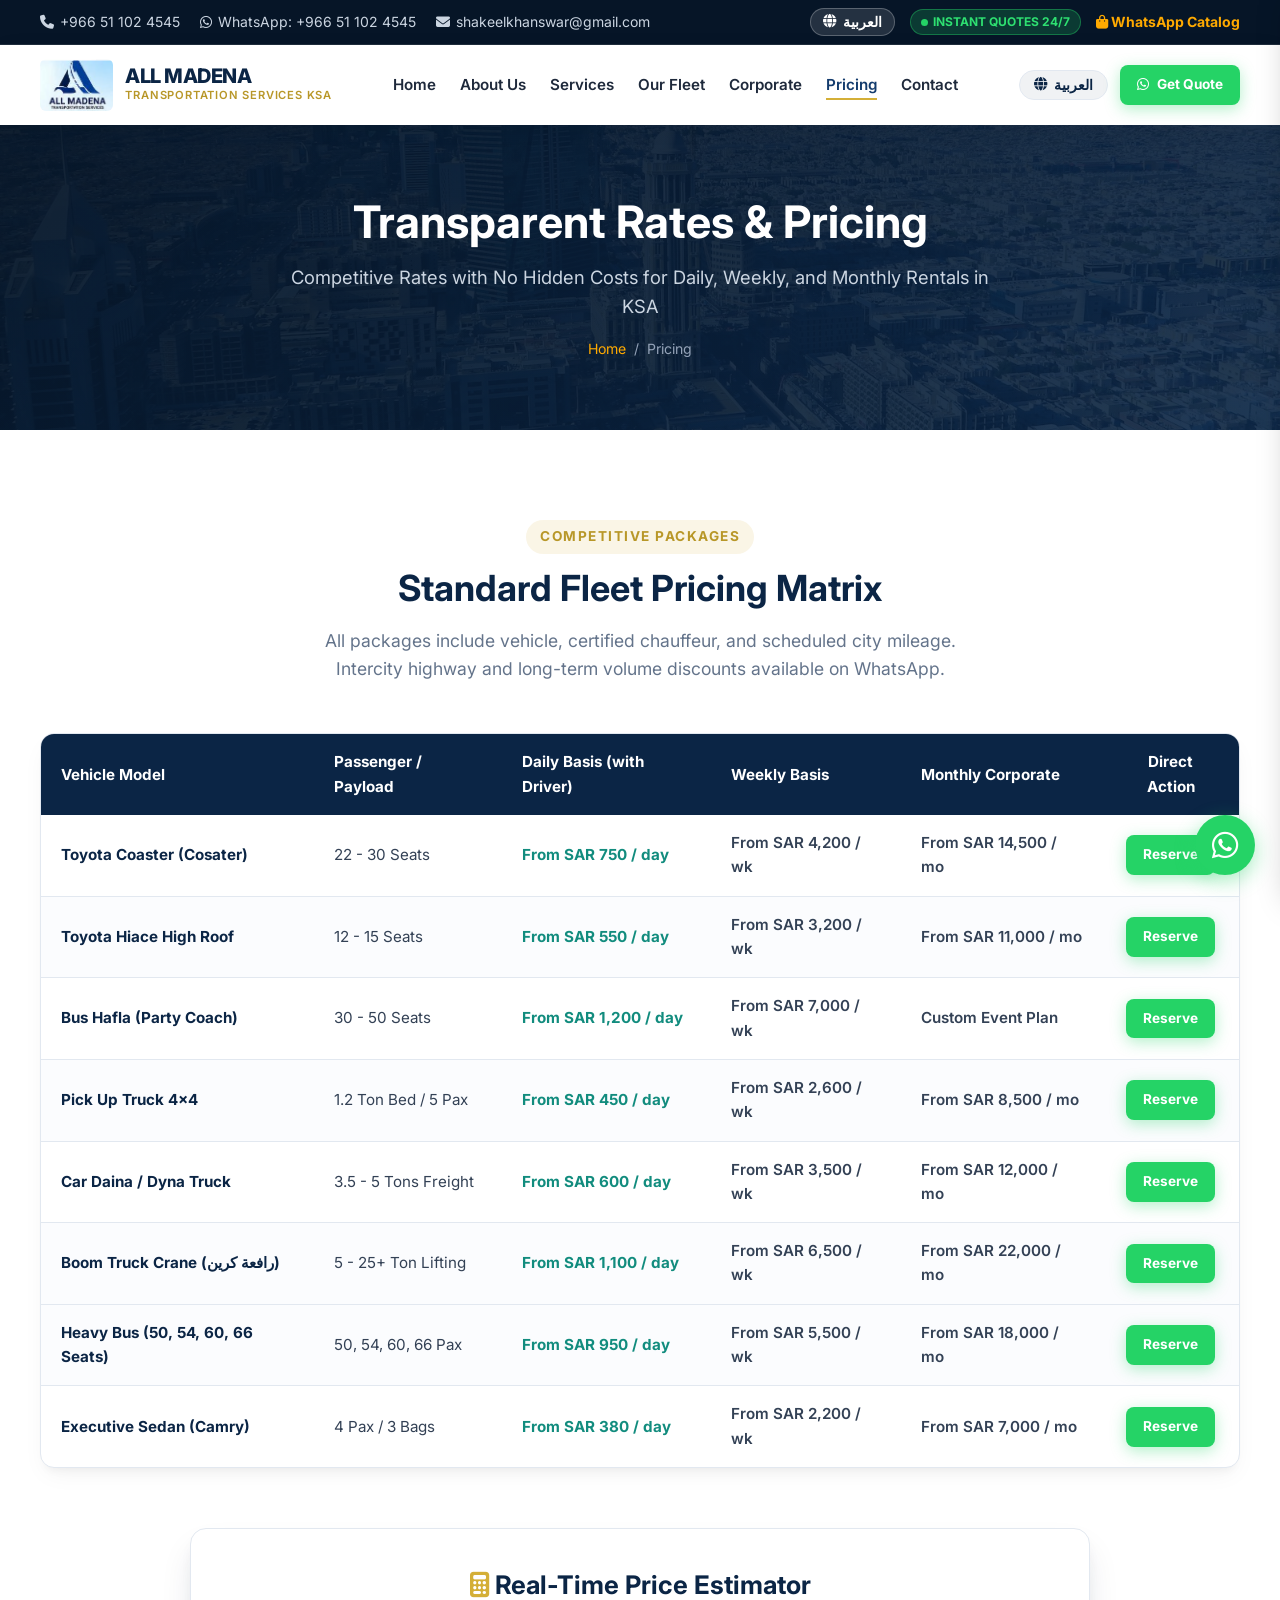
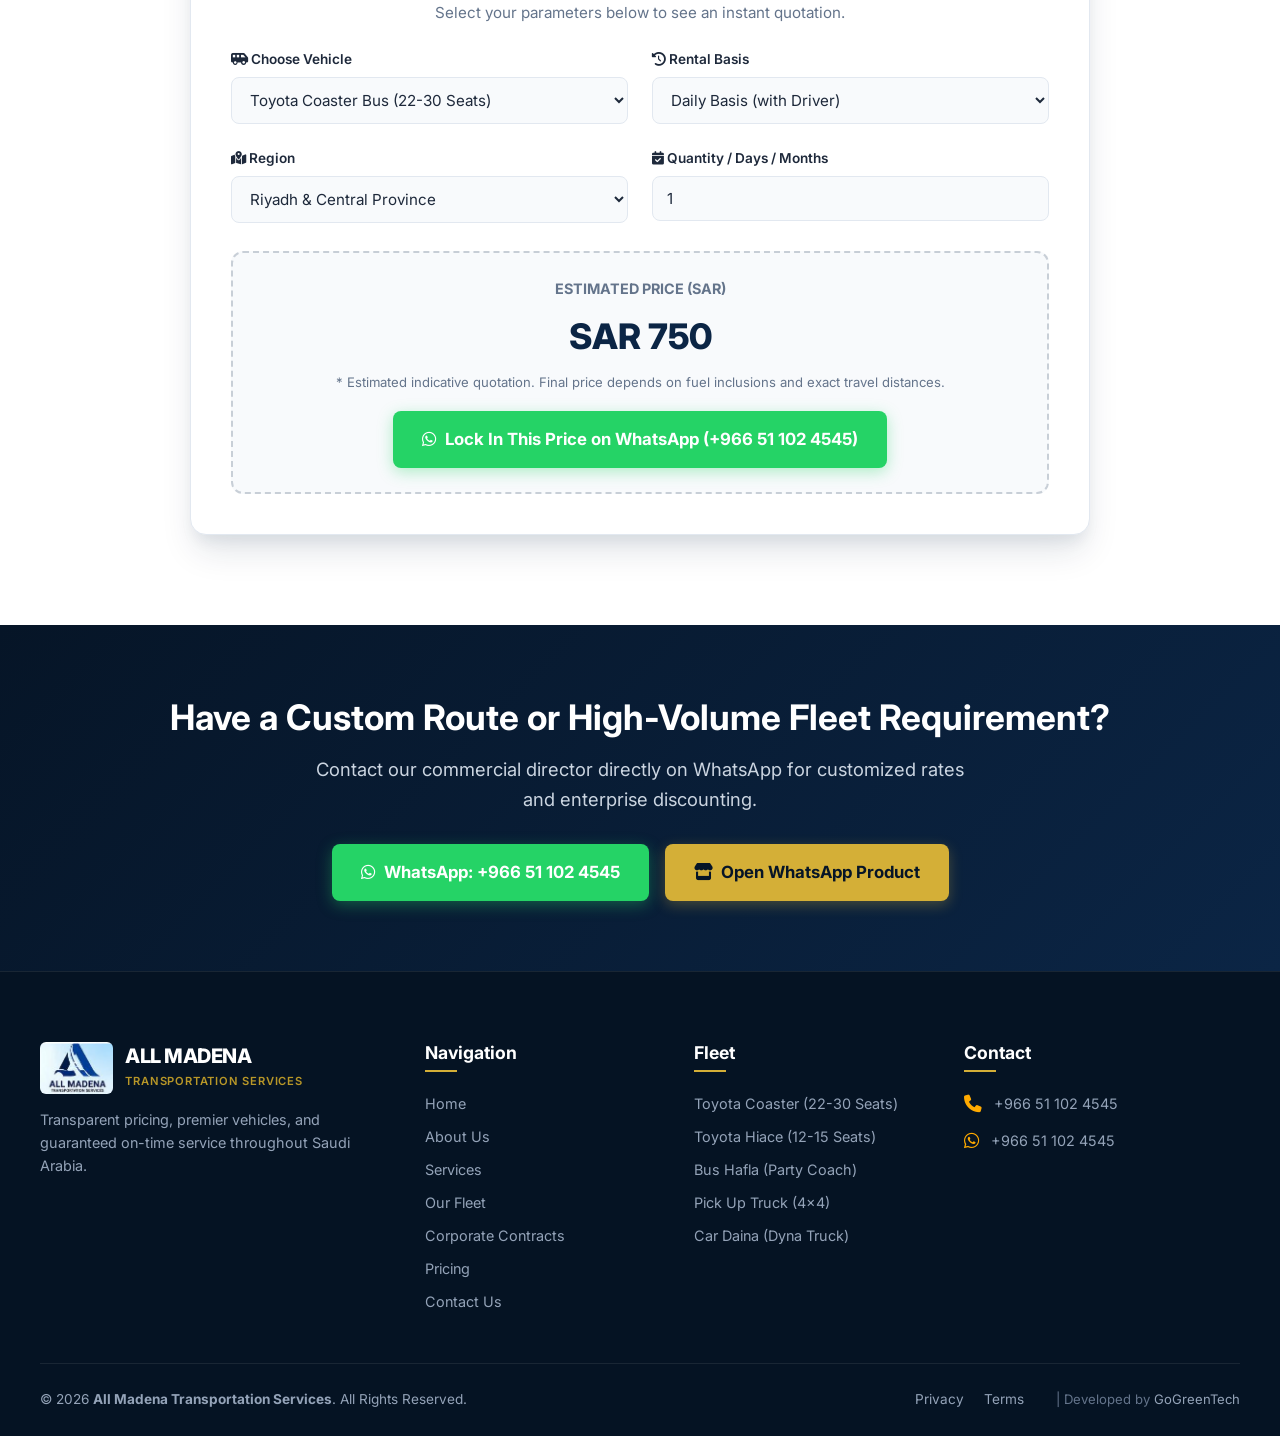
<file: pricing.html>
<!DOCTYPE html>
<html lang="en">
<head>
  <meta charset="UTF-8">
  <meta name="viewport" content="width=device-width, initial-scale=1.0">
  <title>Pricing & Rates | All Madena Transportation Services KSA</title>
  <meta name="description" content="Transparent rental rates for Toyota Coaster, Hiace, Hafla Bus, Pickup, and Daina trucks in Saudi Arabia. Daily, Weekly, and Monthly packages with driver.">
  <link rel="icon" type="image/png" href="assets/images/logo.png">
  <link rel="stylesheet" href="https://cdnjs.cloudflare.com/ajax/libs/font-awesome/6.5.1/css/all.min.css">
  <link href="https://fonts.googleapis.com/css2?family=Inter:wght@400;500;600;700;800&display=swap" rel="stylesheet">
  <link rel="stylesheet" href="assets/css/style.css">
</head>
<body>

  <!-- Top Bar -->
  <div class="top-bar">
    <div class="container">
      <div class="top-info">
        <a href="tel:+966511024545"><i class="fa-solid fa-phone"></i> +966 51 102 4545</a>
        <a href="https://wa.me/966511024545" target="_blank"><i class="fa-brands fa-whatsapp"></i> WhatsApp: +966 51 102 4545</a>
        <a href="mailto:shakeelkhanswar@gmail.com"><i class="fa-solid fa-envelope"></i> shakeelkhanswar@gmail.com</a>
      </div>
      <div class="top-actions">
        <button class="lang-switch-btn" type="button"><i class="fa-solid fa-globe"></i> العربية</button>
        
        <span class="badge-24-7"><span class="badge-pulse"></span> INSTANT QUOTES 24/7</span>
        <a href="https://wa.me/p/9263387833737993/966511024545" target="_blank" style="color: var(--accent-bright); font-weight: 700;">
          <i class="fa-solid fa-bag-shopping"></i> WhatsApp Catalog
        </a>
      </div>
    </div>
  </div>

  <!-- Header -->
  <header class="site-header">
    <div class="container">
      <nav class="navbar">
        <a href="index.html" class="brand-logo">
          <img src="assets/images/logo.png" alt="All Madena Transportation Logo">
          <div class="brand-text">
            <span class="brand-name">ALL MADENA</span>
            <span class="brand-tagline">Transportation Services KSA</span>
          </div>
        </a>

        <ul class="nav-menu">
          <li><a href="index.html" class="nav-link">Home</a></li>
          <li><a href="about.html" class="nav-link">About Us</a></li>
          <li><a href="services.html" class="nav-link">Services</a></li>
          <li><a href="fleet.html" class="nav-link">Our Fleet</a></li>
          <li><a href="corporate-contracts.html" class="nav-link">Corporate</a></li>
          <li><a href="pricing.html" class="nav-link active">Pricing</a></li>
          <li><a href="contact.html" class="nav-link">Contact</a></li>
        </ul>

        <div class="nav-cta">
          <button class="lang-switch-nav" type="button"><i class="fa-solid fa-globe"></i> العربية</button>
          
          <a href="https://wa.me/966511024545?text=Hello%20All%20Madena,%20I%20want%20to%20get%20a%20price%20quote" target="_blank" class="btn btn-whatsapp btn-sm">
            <i class="fa-brands fa-whatsapp"></i> Get Quote
          </a>
          <button class="mobile-toggle" aria-label="Open Navigation Menu" type="button"><i class="fa-solid fa-bars-staggered"></i></button>
        </div>
              <div class="mobile-actions">
          <button class="lang-switch-nav" type="button" aria-label="Language"><i class="fa-solid fa-globe"></i></button>
          <a href="https://wa.me/966511024545" target="_blank" class="btn btn-whatsapp btn-sm" style="padding: 8px; border-radius: 50%; width: 38px; height: 38px; display: inline-flex; align-items: center; justify-content: center;"><i class="fa-brands fa-whatsapp"></i></a>
          <button class="mobile-toggle" aria-label="Open Navigation Menu" type="button"><i class="fa-solid fa-bars-staggered"></i></button>
        </div>
      </nav>
    </div>
  </header>

  <!-- Page Banner -->
  <section class="page-banner">
    <div class="container">
      <h1>Transparent Rates & Pricing</h1>
      <p>Competitive Rates with No Hidden Costs for Daily, Weekly, and Monthly Rentals in KSA</p>
      <div class="breadcrumb">
        <a href="index.html">Home</a> <span>/</span> <span>Pricing</span>
      </div>
    </div>
  </section>

  <!-- Pricing Overview Table -->

  <section class="section-padding">
    <div class="container">
      <div class="text-center" style="margin-bottom: 50px;">
        <span class="section-tag">Competitive Packages</span>
        <h2 class="section-title">Standard Fleet Pricing Matrix</h2>
        <p class="section-subtitle">All packages include vehicle, certified chauffeur, and scheduled city mileage. Intercity highway and long-term volume discounts available on WhatsApp.</p>
      </div>

      <div style="overflow-x: auto; background: var(--white); border-radius: 14px; box-shadow: var(--card-shadow); border: 1px solid var(--border); margin-bottom: 60px;">
        <table style="width: 100%; border-collapse: collapse; text-align: left; font-size: 0.95rem;">
          <thead>
            <tr style="background: var(--primary); color: var(--white);">
              <th style="padding: 16px 20px;">Vehicle Model</th>
              <th style="padding: 16px 20px;">Passenger / Payload</th>
              <th style="padding: 16px 20px;">Daily Basis (with Driver)</th>
              <th style="padding: 16px 20px;">Weekly Basis</th>
              <th style="padding: 16px 20px;">Monthly Corporate</th>
              <th style="padding: 16px 20px; text-align: center;">Direct Action</th>
            </tr>
          </thead>
          <tbody>
            <tr style="border-bottom: 1px solid var(--border);">
              <td style="padding: 16px 20px; font-weight: 700; color: var(--primary);">Toyota Coaster (Cosater)</td>
              <td style="padding: 16px 20px;">22 - 30 Seats</td>
              <td style="padding: 16px 20px; color: var(--whatsapp-dark); font-weight: 700;">From SAR 750 / day</td>
              <td style="padding: 16px 20px; font-weight: 600;">From SAR 4,200 / wk</td>
              <td style="padding: 16px 20px; font-weight: 600;">From SAR 14,500 / mo</td>
              <td style="padding: 16px 20px; text-align: center;">
                <a href="https://wa.me/966511024545?text=Hello,%20I%20want%20to%20reserve%20a%20Toyota%20Coaster%20Bus" target="_blank" class="btn btn-whatsapp btn-sm">Reserve</a>
              </td>
            </tr>
            <tr style="border-bottom: 1px solid var(--border); background: #fbfcfe;">
              <td style="padding: 16px 20px; font-weight: 700; color: var(--primary);">Toyota Hiace High Roof</td>
              <td style="padding: 16px 20px;">12 - 15 Seats</td>
              <td style="padding: 16px 20px; color: var(--whatsapp-dark); font-weight: 700;">From SAR 550 / day</td>
              <td style="padding: 16px 20px; font-weight: 600;">From SAR 3,200 / wk</td>
              <td style="padding: 16px 20px; font-weight: 600;">From SAR 11,000 / mo</td>
              <td style="padding: 16px 20px; text-align: center;">
                <a href="https://wa.me/966511024545?text=Hello,%20I%20want%20to%20reserve%20a%20Toyota%20Hiace%20Van" target="_blank" class="btn btn-whatsapp btn-sm">Reserve</a>
              </td>
            </tr>
            <tr style="border-bottom: 1px solid var(--border);">
              <td style="padding: 16px 20px; font-weight: 700; color: var(--primary);">Bus Hafla (Party Coach)</td>
              <td style="padding: 16px 20px;">30 - 50 Seats</td>
              <td style="padding: 16px 20px; color: var(--whatsapp-dark); font-weight: 700;">From SAR 1,200 / day</td>
              <td style="padding: 16px 20px; font-weight: 600;">From SAR 7,000 / wk</td>
              <td style="padding: 16px 20px; font-weight: 600;">Custom Event Plan</td>
              <td style="padding: 16px 20px; text-align: center;">
                <a href="https://wa.me/966511024545?text=Hello,%20I%20want%20to%20book%20a%20Bus%20Hafla" target="_blank" class="btn btn-whatsapp btn-sm">Reserve</a>
              </td>
            </tr>
            <tr style="border-bottom: 1px solid var(--border); background: #fbfcfe;">
              <td style="padding: 16px 20px; font-weight: 700; color: var(--primary);">Pick Up Truck 4x4</td>
              <td style="padding: 16px 20px;">1.2 Ton Bed / 5 Pax</td>
              <td style="padding: 16px 20px; color: var(--whatsapp-dark); font-weight: 700;">From SAR 450 / day</td>
              <td style="padding: 16px 20px; font-weight: 600;">From SAR 2,600 / wk</td>
              <td style="padding: 16px 20px; font-weight: 600;">From SAR 8,500 / mo</td>
              <td style="padding: 16px 20px; text-align: center;">
                <a href="https://wa.me/966511024545?text=Hello,%20I%20want%20to%20rent%20a%20Pick%20Up%20Truck" target="_blank" class="btn btn-whatsapp btn-sm">Reserve</a>
              </td>
            </tr>
            <tr style="border-bottom: 1px solid var(--border);">
              <td style="padding: 16px 20px; font-weight: 700; color: var(--primary);">Car Daina / Dyna Truck</td>
              <td style="padding: 16px 20px;">3.5 - 5 Tons Freight</td>
              <td style="padding: 16px 20px; color: var(--whatsapp-dark); font-weight: 700;">From SAR 600 / day</td>
              <td style="padding: 16px 20px; font-weight: 600;">From SAR 3,500 / wk</td>
              <td style="padding: 16px 20px; font-weight: 600;">From SAR 12,000 / mo</td>
              <td style="padding: 16px 20px; text-align: center;">
                <a href="https://wa.me/966511024545?text=Hello,%20I%20want%20to%20rent%20a%20Car%20Daina%20Truck" target="_blank" class="btn btn-whatsapp btn-sm">Reserve</a>
              </td>
            </tr>
            <tr style="border-bottom: 1px solid var(--border); background: #fbfcfe;">
              <td style="padding: 16px 20px; font-weight: 700; color: var(--primary);">Boom Truck Crane (رافعة كرين)</td>
              <td style="padding: 16px 20px;">5 - 25+ Ton Lifting</td>
              <td style="padding: 16px 20px; color: var(--whatsapp-dark); font-weight: 700;">From SAR 1,100 / day</td>
              <td style="padding: 16px 20px; font-weight: 600;">From SAR 6,500 / wk</td>
              <td style="padding: 16px 20px; font-weight: 600;">From SAR 22,000 / mo</td>
              <td style="padding: 16px 20px; text-align: center;">
                <a href="https://wa.me/966511024545?text=Hello,%20I%20want%20to%20rent%20a%20Boom%20Truck%20Crane%20via%20allmadenatransportation.com" target="_blank" class="btn btn-whatsapp btn-sm">Reserve</a>
              </td>
            </tr>
                        <tr style="border-bottom: 1px solid var(--border); background: #fbfcfe;">
              <td style="padding: 16px 20px; font-weight: 700; color: var(--primary);">Heavy Bus (50, 54, 60, 66 Seats)</td>
              <td style="padding: 16px 20px;">50, 54, 60, 66 Pax</td>
              <td style="padding: 16px 20px; color: var(--whatsapp-dark); font-weight: 700;">From SAR 950 / day</td>
              <td style="padding: 16px 20px; font-weight: 600;">From SAR 5,500 / wk</td>
              <td style="padding: 16px 20px; font-weight: 600;">From SAR 18,000 / mo</td>
              <td style="padding: 16px 20px; text-align: center;">
                <a href="https://wa.me/966511024545?text=Hello,%20I%20want%20to%20rent%20a%20Heavy%20Bus%20(50,%2054,%2060,%2066%20Seats)" target="_blank" class="btn btn-whatsapp btn-sm">Reserve</a>
              </td>
            </tr>
            <tr>
              <td style="padding: 16px 20px; font-weight: 700; color: var(--primary);">Executive Sedan (Camry)</td>
              <td style="padding: 16px 20px;">4 Pax / 3 Bags</td>
              <td style="padding: 16px 20px; color: var(--whatsapp-dark); font-weight: 700;">From SAR 380 / day</td>
              <td style="padding: 16px 20px; font-weight: 600;">From SAR 2,200 / wk</td>
              <td style="padding: 16px 20px; font-weight: 600;">From SAR 7,000 / mo</td>
              <td style="padding: 16px 20px; text-align: center;">
                <a href="https://wa.me/966511024545?text=Hello,%20I%20want%20to%20rent%20an%20Executive%20Sedan" target="_blank" class="btn btn-whatsapp btn-sm">Reserve</a>
              </td>
            </tr>
          </tbody>
        </table>
      </div>

      <!-- Live Interactive Calculator Section -->
      <div class="calc-card">
        <div class="text-center" style="margin-bottom: 24px;">
          <h3 style="font-size: 1.6rem; color: var(--primary);"><i class="fa-solid fa-calculator" style="color: var(--accent);"></i> Real-Time Price Estimator</h3>
          <p style="color: var(--text-muted); font-size: 0.95rem;">Select your parameters below to see an instant quotation.</p>
        </div>

        <div class="calc-grid">
          <div class="form-group">
            <label><i class="fa-solid fa-van-shuttle"></i> Choose Vehicle</label>
            <select id="calcVehicle" class="form-control">
              <option value="coaster" selected>Toyota Coaster Bus (22-30 Seats)</option>
              <option value="hiace">Toyota Hiace Van (12-15 Seats)</option>
              <option value="hafla">Bus Hafla / Event Coach (30-50 Seats)</option>
              <option value="heavybus">Heavy Bus (50, 54, 60, 66 Seats Available for Rent)</option>
              <option value="pickup">Pick Up Truck (Hilux/D-Max 4x4)</option>
              <option value="daina">Car Daina / Dyna Truck (3-5 Ton)</option>
              <option value="crane">Boom Truck Crane (5-25+ Ton Lifting)</option>
              <option value="sedan">Executive Sedan / Toyota Camry</option>
            </select>
          </div>

          <div class="form-group">
            <label><i class="fa-solid fa-clock-rotate-left"></i> Rental Basis</label>
            <select id="calcBasis" class="form-control">
              <option value="daily" selected>Daily Basis (with Driver)</option>
              <option value="weekly">Weekly Basis</option>
              <option value="monthly">Monthly Corporate Contract</option>
              <option value="transfer">Single Airport or Intercity Trip</option>
            </select>
          </div>

          <div class="form-group">
            <label><i class="fa-solid fa-map-location-dot"></i> Region</label>
            <select id="calcCity" class="form-control">
              <option value="Riyadh Region">Riyadh & Central Province</option>
              <option value="Jeddah - Makkah - Madinah">Jeddah - Makkah - Madinah (Western)</option>
              <option value="Dammam & Khobar">Dammam, Khobar & Jubail (Eastern)</option>
              <option value="All KSA">Other Regions in Saudi Arabia</option>
            </select>
          </div>

          <div class="form-group">
            <label><i class="fa-solid fa-calendar-check"></i> Quantity / Days / Months</label>
            <input type="number" id="calcDuration" class="form-control" value="1" min="1" max="90">
          </div>
        </div>

        <div class="calc-result-box">
          <span style="font-size: 0.9rem; font-weight: 700; color: var(--text-muted); text-transform: uppercase;">Estimated Price (SAR)</span>
          <div class="calc-price" id="calcPriceDisplay">SAR 750</div>
          <p class="calc-notes">* Estimated indicative quotation. Final price depends on fuel inclusions and exact travel distances.</p>
          <div style="margin-top: 18px;">
            <a id="calcWhatsAppBtn" href="https://wa.me/966511024545" target="_blank" class="btn btn-whatsapp btn-lg">
              <i class="fa-brands fa-whatsapp"></i> Lock In This Price on WhatsApp (+966 51 102 4545)
            </a>
          </div>
        </div>
      </div>

    </div>
  </section>

  <!-- CTA Banner -->
  <section class="cta-banner">
    <div class="container">
      <h2>Have a Custom Route or High-Volume Fleet Requirement?</h2>
      <p>Contact our commercial director directly on WhatsApp for customized rates and enterprise discounting.</p>
      <div class="cta-banner-buttons">
        <a href="https://wa.me/966511024545?text=Hello%20All%20Madena,%20I%20want%20to%20discuss%20custom%20rates" target="_blank" class="btn btn-whatsapp btn-lg">
          <i class="fa-brands fa-whatsapp"></i> WhatsApp: +966 51 102 4545
        </a>
        <a href="https://wa.me/p/9263387833737993/966511024545" target="_blank" class="btn btn-accent btn-lg">
          <i class="fa-solid fa-store"></i> Open WhatsApp Product
        </a>
      </div>
    </div>
  </section>

  <!-- Footer -->
  <footer class="site-footer">
    <div class="container">
      <div class="footer-grid">
        <div class="footer-about">
          <div class="brand-logo" style="margin-bottom: 12px;">
            <img src="assets/images/logo.png" alt="All Madena Logo">
            <div class="brand-text">
              <span class="brand-name">ALL MADENA</span>
              <span class="brand-tagline">Transportation Services</span>
            </div>
          </div>
          <p>Transparent pricing, premier vehicles, and guaranteed on-time service throughout Saudi Arabia.</p>
        </div>

        <div>
          <h4 class="footer-title">Navigation</h4>
          <ul class="footer-links">
            <li><a href="index.html">Home</a></li>
            <li><a href="about.html">About Us</a></li>
            <li><a href="services.html">Services</a></li>
            <li><a href="fleet.html">Our Fleet</a></li>
            <li><a href="corporate-contracts.html">Corporate Contracts</a></li>
            <li><a href="pricing.html">Pricing</a></li>
            <li><a href="contact.html">Contact Us</a></li>
          </ul>
        </div>

        <div>
          <h4 class="footer-title">Fleet</h4>
          <ul class="footer-links">
            <li><a href="coaster-hiace.html">Toyota Coaster (22-30 Seats)</a></li>
            <li><a href="coaster-hiace.html">Toyota Hiace (12-15 Seats)</a></li>
            <li><a href="hafla-bus.html">Bus Hafla (Party Coach)</a></li>
            <li><a href="daina-pickup.html">Pick Up Truck (4x4)</a></li>
            <li><a href="daina-pickup.html">Car Daina (Dyna Truck)</a></li>
          </ul>
        </div>

        <div>
          <h4 class="footer-title">Contact</h4>
          <div class="footer-contact-item">
            <i class="fa-solid fa-phone"></i>
            <div><a href="tel:+966511024545">+966 51 102 4545</a></div>
          </div>
          <div class="footer-contact-item">
            <i class="fa-brands fa-whatsapp"></i>
            <div><a href="https://wa.me/966511024545">+966 51 102 4545</a></div>
          </div>
        </div>
      </div>

      <div class="footer-bottom">
        <div>&copy; 2026 <strong>All Madena Transportation Services</strong>. All Rights Reserved.</div>
        <div class="footer-bottom-links">
          <a href="privacy.html">Privacy</a>
          <a href="terms.html">Terms</a>
          <span style="color: #64748b; font-size: 0.82rem; margin-left: 12px;">| Developed by <a href="https://rashidzada.pythonanywhere.com/" target="_blank" rel="noopener noreferrer" style="color: #94a3b8; text-decoration: none; transition: color 0.2s;" onmouseover="this.style.color='#d4af37'" onmouseout="this.style.color='#94a3b8'">GoGreenTech</a></span>
        </div>
      </div>
    </div>
  </footer>

  <div class="floating-whatsapp-container">
    <a href="https://wa.me/966511024545" target="_blank" class="floating-whatsapp-btn" aria-label="WhatsApp Chat">
      <span class="whatsapp-tooltip">Chat on WhatsApp</span>
      <i class="fa-brands fa-whatsapp"></i>
    </a>
  </div>

  <script src="assets/js/main.js"></script>
  <script src="assets/js/i18n.js"></script>

  <!-- Offcanvas Mobile Navigation Drawer -->
  <div class="drawer-backdrop" id="drawerBackdrop"></div>
  <aside class="mobile-nav-drawer" id="mobileNavDrawer">
    <div class="drawer-header">
      <div class="brand-logo">
        <img src="assets/images/logo.png" alt="All Madena Logo">
        <span style="font-weight: 800; font-size: 1.1rem; color: #fff;">ALL MADENA</span>
      </div>
      <button class="drawer-close" id="drawerCloseBtn" aria-label="Close Menu">&times;</button>
    </div>
    <div class="drawer-menu-links">
      <a href="index.html"><i class="fa-solid fa-house"></i> Home (الرئيسية)</a>
      <a href="about.html"><i class="fa-solid fa-circle-info"></i> About Us (من نحن)</a>
      <a href="services.html"><i class="fa-solid fa-taxi"></i> Services (خدماتنا)</a>
      <a href="fleet.html"><i class="fa-solid fa-bus"></i> Full Fleet (كامل الأسطول)</a>
      <a href="coaster-hiace.html"><i class="fa-solid fa-van-shuttle"></i> Coaster & Hiace (كوستر وهايس)</a>
      <a href="hafla-bus.html"><i class="fa-solid fa-champagne-glasses"></i> Bus Hafla (باص حفلة)</a>
      <a href="daina-pickup.html"><i class="fa-solid fa-truck"></i> Daina & Pickup (دينا وبيك اب)</a>
      <a href="corporate-contracts.html"><i class="fa-solid fa-building"></i> Corporate (عقود شركات)</a>
      <a href="pricing.html"><i class="fa-solid fa-tag"></i> Pricing & Rates (الأسعار)</a>
      <a href="contact.html"><i class="fa-solid fa-envelope"></i> Contact Us (اتصل بنا)</a>
    </div>
    <div class="drawer-footer">
      <button class="lang-switch-btn" type="button" style="width: 100%; justify-content: center; background: var(--primary); color: #fff; padding: 10px;">
        <i class="fa-solid fa-globe"></i> Switch Language (العربية / English)
      </button>
      <a href="https://wa.me/966511024545" target="_blank" class="btn btn-whatsapp btn-sm" style="width: 100%;">
        <i class="fa-brands fa-whatsapp"></i> WhatsApp: 0511024545
      </a>
      <a href="tel:+966511024545" class="btn btn-primary btn-sm" style="width: 100%;">
        <i class="fa-solid fa-phone"></i> Call Dispatch: 0511024545
      </a>
      <a href="https://wa.me/p/9263387833737993/966511024545" target="_blank" class="btn btn-accent btn-sm" style="width: 100%;">
        <i class="fa-solid fa-store"></i> WhatsApp Product Catalog
      </a>
    </div>
  </aside>

  <!-- Bottom App Navigation Bar for Small Screens -->
  <nav class="bottom-app-bar">
    <div class="bottom-app-bar-inner">
      <a href="index.html" class="bottom-tab-item">
        <i class="fa-solid fa-house"></i>
        <span>Home</span>
      </a>
      <a href="fleet.html" class="bottom-tab-item">
        <i class="fa-solid fa-bus"></i>
        <span>Fleet</span>
      </a>
      <a href="https://wa.me/966511024545" target="_blank" class="bottom-tab-item whatsapp-tab">
        <i class="fa-brands fa-whatsapp"></i>
        <span>WhatsApp</span>
      </a>
      <a href="tel:+966511024545" class="bottom-tab-item">
        <i class="fa-solid fa-phone"></i>
        <span>Call</span>
      </a>
    </div>
  </nav>

</body>
</html>
</file>
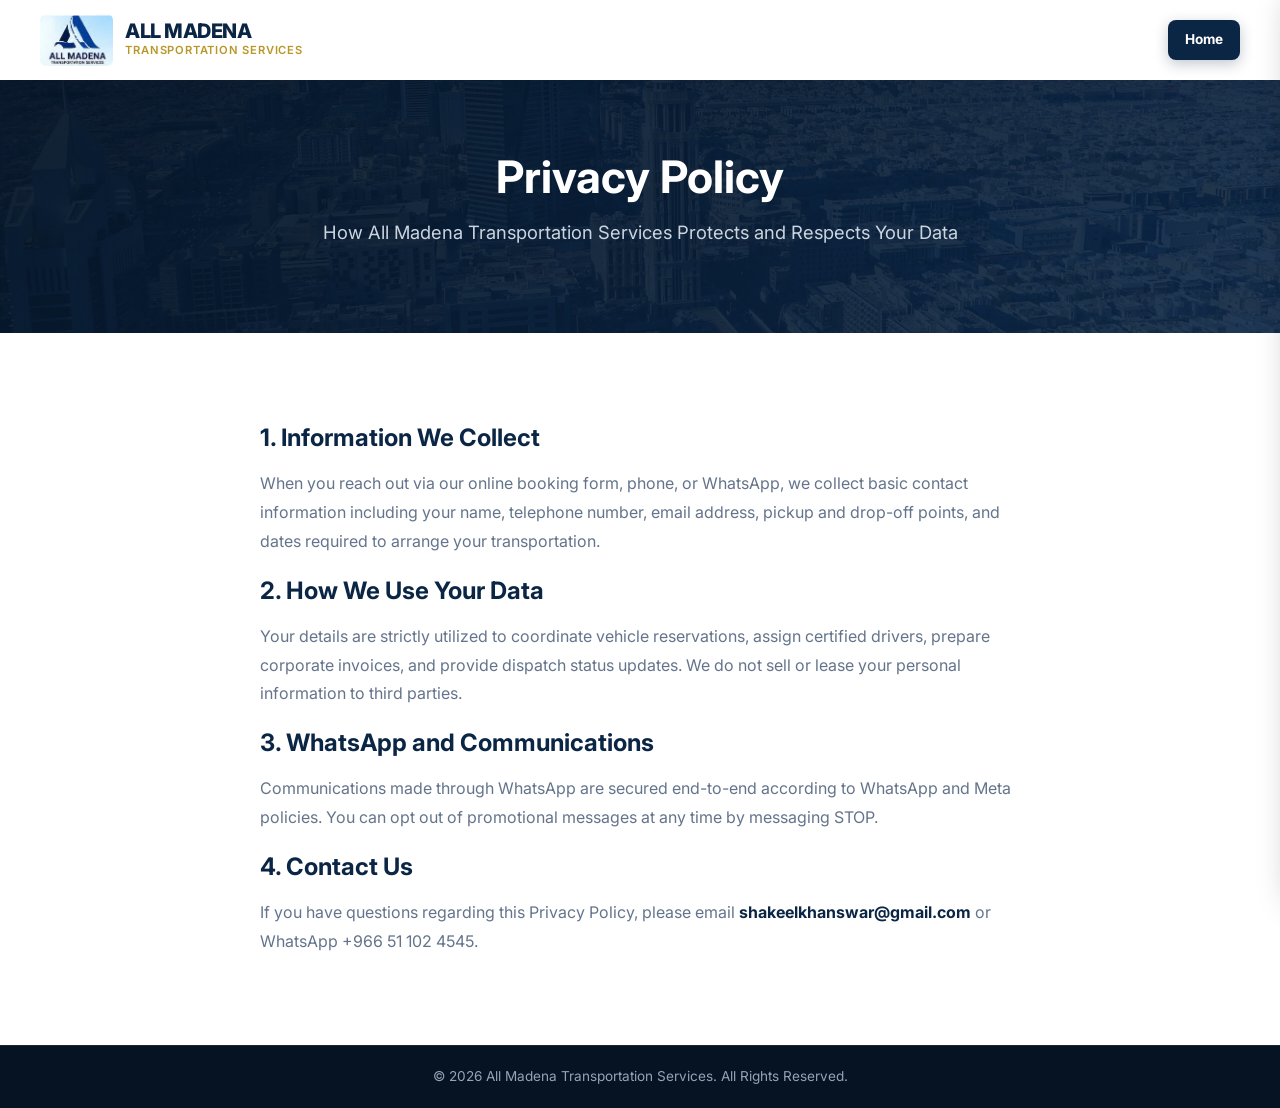
<file: privacy.html>
<!DOCTYPE html>
<html lang="en">
<head>
  <meta charset="UTF-8">
  <meta name="viewport" content="width=device-width, initial-scale=1.0">
  <title>Privacy Policy | All Madena Transportation Services</title>
  <link rel="icon" type="image/png" href="assets/images/logo.png">
  <link rel="stylesheet" href="https://cdnjs.cloudflare.com/ajax/libs/font-awesome/6.5.1/css/all.min.css">
  <link href="https://fonts.googleapis.com/css2?family=Inter:wght@400;600;700;800&display=swap" rel="stylesheet">
  <link rel="stylesheet" href="assets/css/style.css">
</head>
<body>
  <!-- Header -->
  <header class="site-header">
    <div class="container">
      <nav class="navbar">
        <a href="index.html" class="brand-logo">
          <img src="assets/images/logo.png" alt="All Madena Logo">
          <div class="brand-text">
            <span class="brand-name">ALL MADENA</span>
            <span class="brand-tagline">Transportation Services</span>
          </div>
        </a>
        <a href="index.html" class="btn btn-primary btn-sm">Home</a>
              <div class="mobile-actions">
          <button class="lang-switch-nav" type="button" aria-label="Language"><i class="fa-solid fa-globe"></i></button>
          <a href="https://wa.me/966511024545" target="_blank" class="btn btn-whatsapp btn-sm" style="padding: 8px; border-radius: 50%; width: 38px; height: 38px; display: inline-flex; align-items: center; justify-content: center;"><i class="fa-brands fa-whatsapp"></i></a>
          <button class="mobile-toggle" aria-label="Open Navigation Menu" type="button"><i class="fa-solid fa-bars-staggered"></i></button>
        </div>
      </nav>
    </div>
  </header>

  <section class="page-banner">
    <div class="container">
      <h1>Privacy Policy</h1>
      <p>How All Madena Transportation Services Protects and Respects Your Data</p>
    </div>
  </section>

  <section class="section-padding">
    <div class="container" style="max-width: 800px; line-height: 1.8;">
      <h2 style="margin-bottom: 16px;">1. Information We Collect</h2>
      <p style="margin-bottom: 20px; color: var(--text-muted);">
        When you reach out via our online booking form, phone, or WhatsApp, we collect basic contact information including your name, telephone number, email address, pickup and drop-off points, and dates required to arrange your transportation.
      </p>

      <h2 style="margin-bottom: 16px;">2. How We Use Your Data</h2>
      <p style="margin-bottom: 20px; color: var(--text-muted);">
        Your details are strictly utilized to coordinate vehicle reservations, assign certified drivers, prepare corporate invoices, and provide dispatch status updates. We do not sell or lease your personal information to third parties.
      </p>

      <h2 style="margin-bottom: 16px;">3. WhatsApp and Communications</h2>
      <p style="margin-bottom: 20px; color: var(--text-muted);">
        Communications made through WhatsApp are secured end-to-end according to WhatsApp and Meta policies. You can opt out of promotional messages at any time by messaging STOP.
      </p>

      <h2 style="margin-bottom: 16px;">4. Contact Us</h2>
      <p style="color: var(--text-muted);">
        If you have questions regarding this Privacy Policy, please email <a href="mailto:shakeelkhanswar@gmail.com" style="color: var(--primary); font-weight: 700;">shakeelkhanswar@gmail.com</a> or WhatsApp +966 51 102 4545.
      </p>
    </div>
  </section>

  <footer class="site-footer" style="padding: 20px 0;">
    <div class="container text-center" style="font-size: 0.85rem; color: #94a3b8;">
      &copy; 2026 All Madena Transportation Services. All Rights Reserved.
    </div>
  </footer>

  <!-- Offcanvas Mobile Navigation Drawer -->
  <div class="drawer-backdrop" id="drawerBackdrop"></div>
  <aside class="mobile-nav-drawer" id="mobileNavDrawer">
    <div class="drawer-header">
      <div class="brand-logo">
        <img src="assets/images/logo.png" alt="All Madena Logo">
        <span style="font-weight: 800; font-size: 1.1rem; color: #fff;">ALL MADENA</span>
      </div>
      <button class="drawer-close" id="drawerCloseBtn" aria-label="Close Menu">&times;</button>
    </div>
    <div class="drawer-menu-links">
      <a href="index.html"><i class="fa-solid fa-house"></i> Home (الرئيسية)</a>
      <a href="about.html"><i class="fa-solid fa-circle-info"></i> About Us (من نحن)</a>
      <a href="services.html"><i class="fa-solid fa-taxi"></i> Services (خدماتنا)</a>
      <a href="fleet.html"><i class="fa-solid fa-bus"></i> Full Fleet (كامل الأسطول)</a>
      <a href="coaster-hiace.html"><i class="fa-solid fa-van-shuttle"></i> Coaster & Hiace (كوستر وهايس)</a>
      <a href="hafla-bus.html"><i class="fa-solid fa-champagne-glasses"></i> Bus Hafla (باص حفلة)</a>
      <a href="daina-pickup.html"><i class="fa-solid fa-truck"></i> Daina & Pickup (دينا وبيك اب)</a>
      <a href="corporate-contracts.html"><i class="fa-solid fa-building"></i> Corporate (عقود شركات)</a>
      <a href="pricing.html"><i class="fa-solid fa-tag"></i> Pricing & Rates (الأسعار)</a>
      <a href="contact.html"><i class="fa-solid fa-envelope"></i> Contact Us (اتصل بنا)</a>
    </div>
    <div class="drawer-footer">
      <button class="lang-switch-btn" type="button" style="width: 100%; justify-content: center; background: var(--primary); color: #fff; padding: 10px;">
        <i class="fa-solid fa-globe"></i> Switch Language (العربية / English)
      </button>
      <a href="https://wa.me/966511024545" target="_blank" class="btn btn-whatsapp btn-sm" style="width: 100%;">
        <i class="fa-brands fa-whatsapp"></i> WhatsApp: 0511024545
      </a>
      <a href="tel:+966511024545" class="btn btn-primary btn-sm" style="width: 100%;">
        <i class="fa-solid fa-phone"></i> Call Dispatch: 0511024545
      </a>
      <a href="https://wa.me/p/9263387833737993/966511024545" target="_blank" class="btn btn-accent btn-sm" style="width: 100%;">
        <i class="fa-solid fa-store"></i> WhatsApp Product Catalog
      </a>
    </div>
  </aside>

  <!-- Bottom App Navigation Bar for Small Screens -->
  <nav class="bottom-app-bar">
    <div class="bottom-app-bar-inner">
      <a href="index.html" class="bottom-tab-item">
        <i class="fa-solid fa-house"></i>
        <span>Home</span>
      </a>
      <a href="fleet.html" class="bottom-tab-item">
        <i class="fa-solid fa-bus"></i>
        <span>Fleet</span>
      </a>
      <a href="https://wa.me/966511024545" target="_blank" class="bottom-tab-item whatsapp-tab">
        <i class="fa-brands fa-whatsapp"></i>
        <span>WhatsApp</span>
      </a>
      <a href="tel:+966511024545" class="bottom-tab-item">
        <i class="fa-solid fa-phone"></i>
        <span>Call</span>
      </a>
    </div>
  </nav>

</body>
</html>
</file>
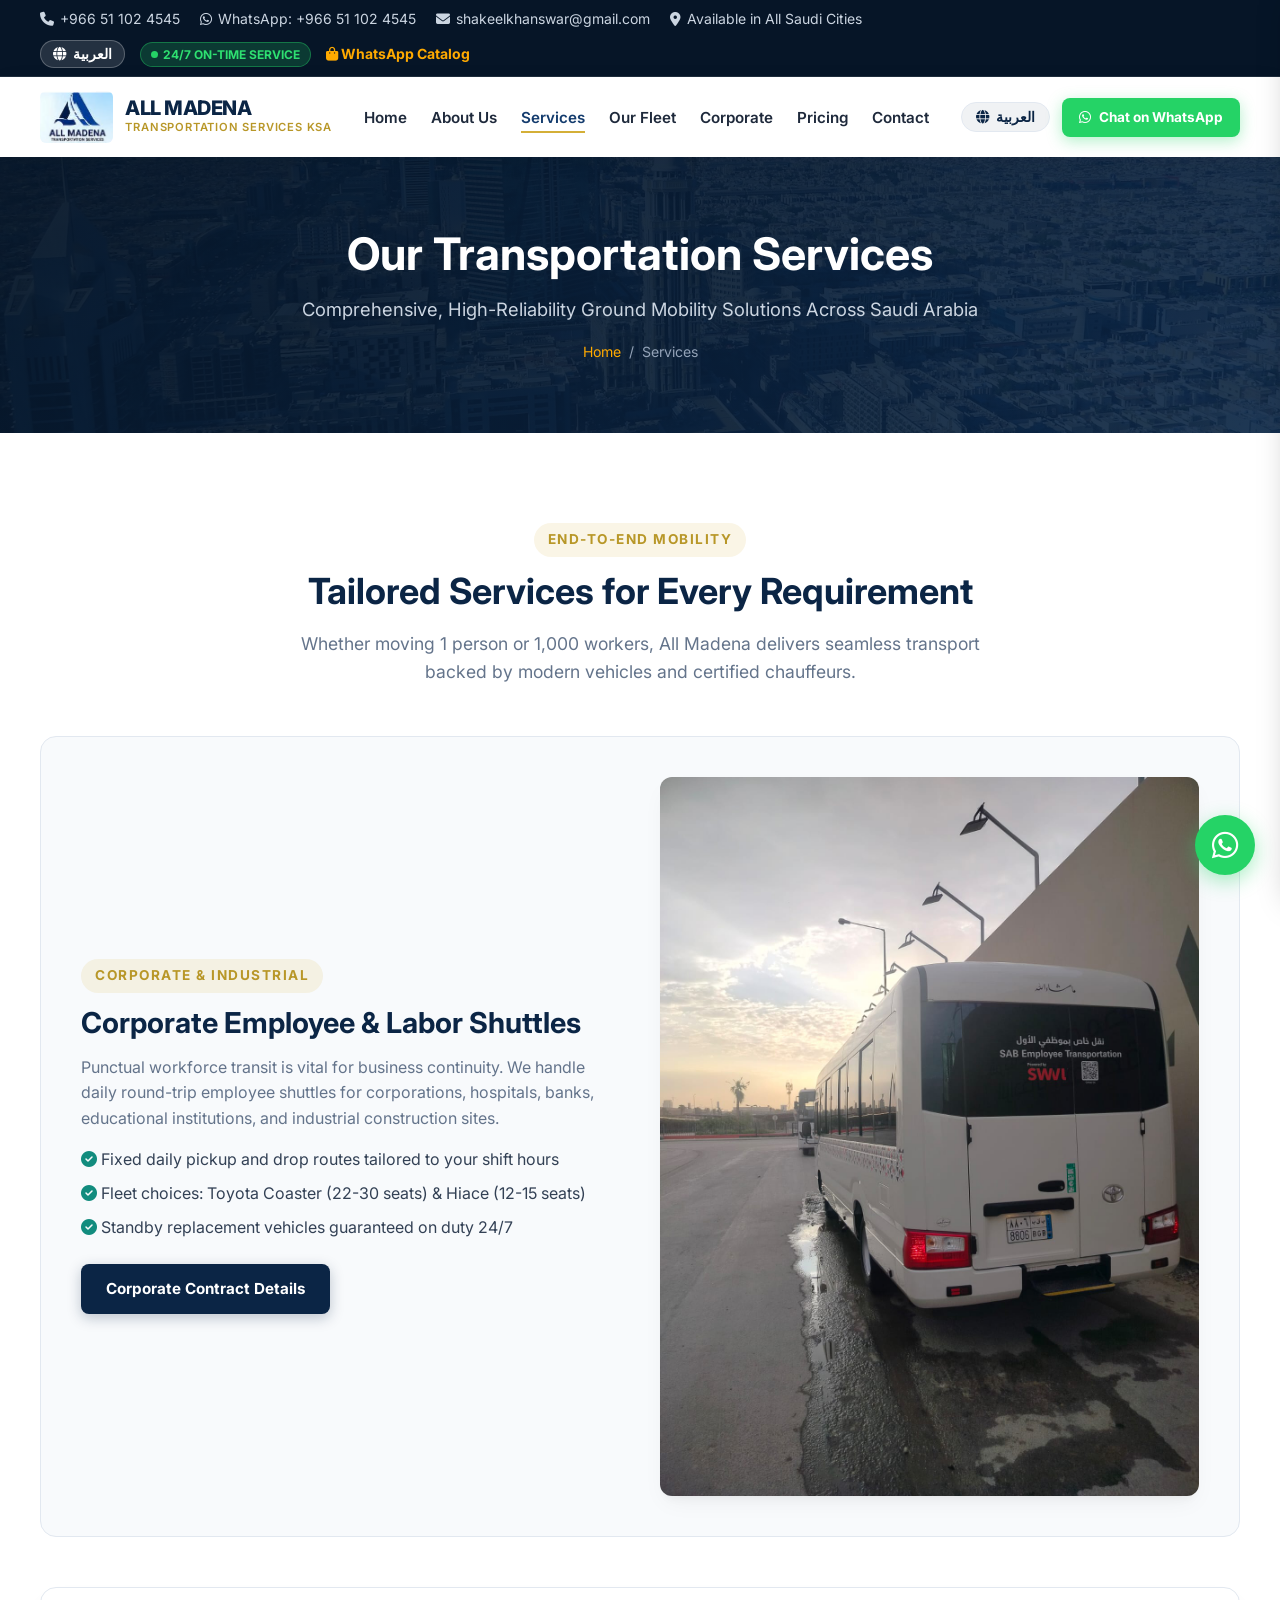
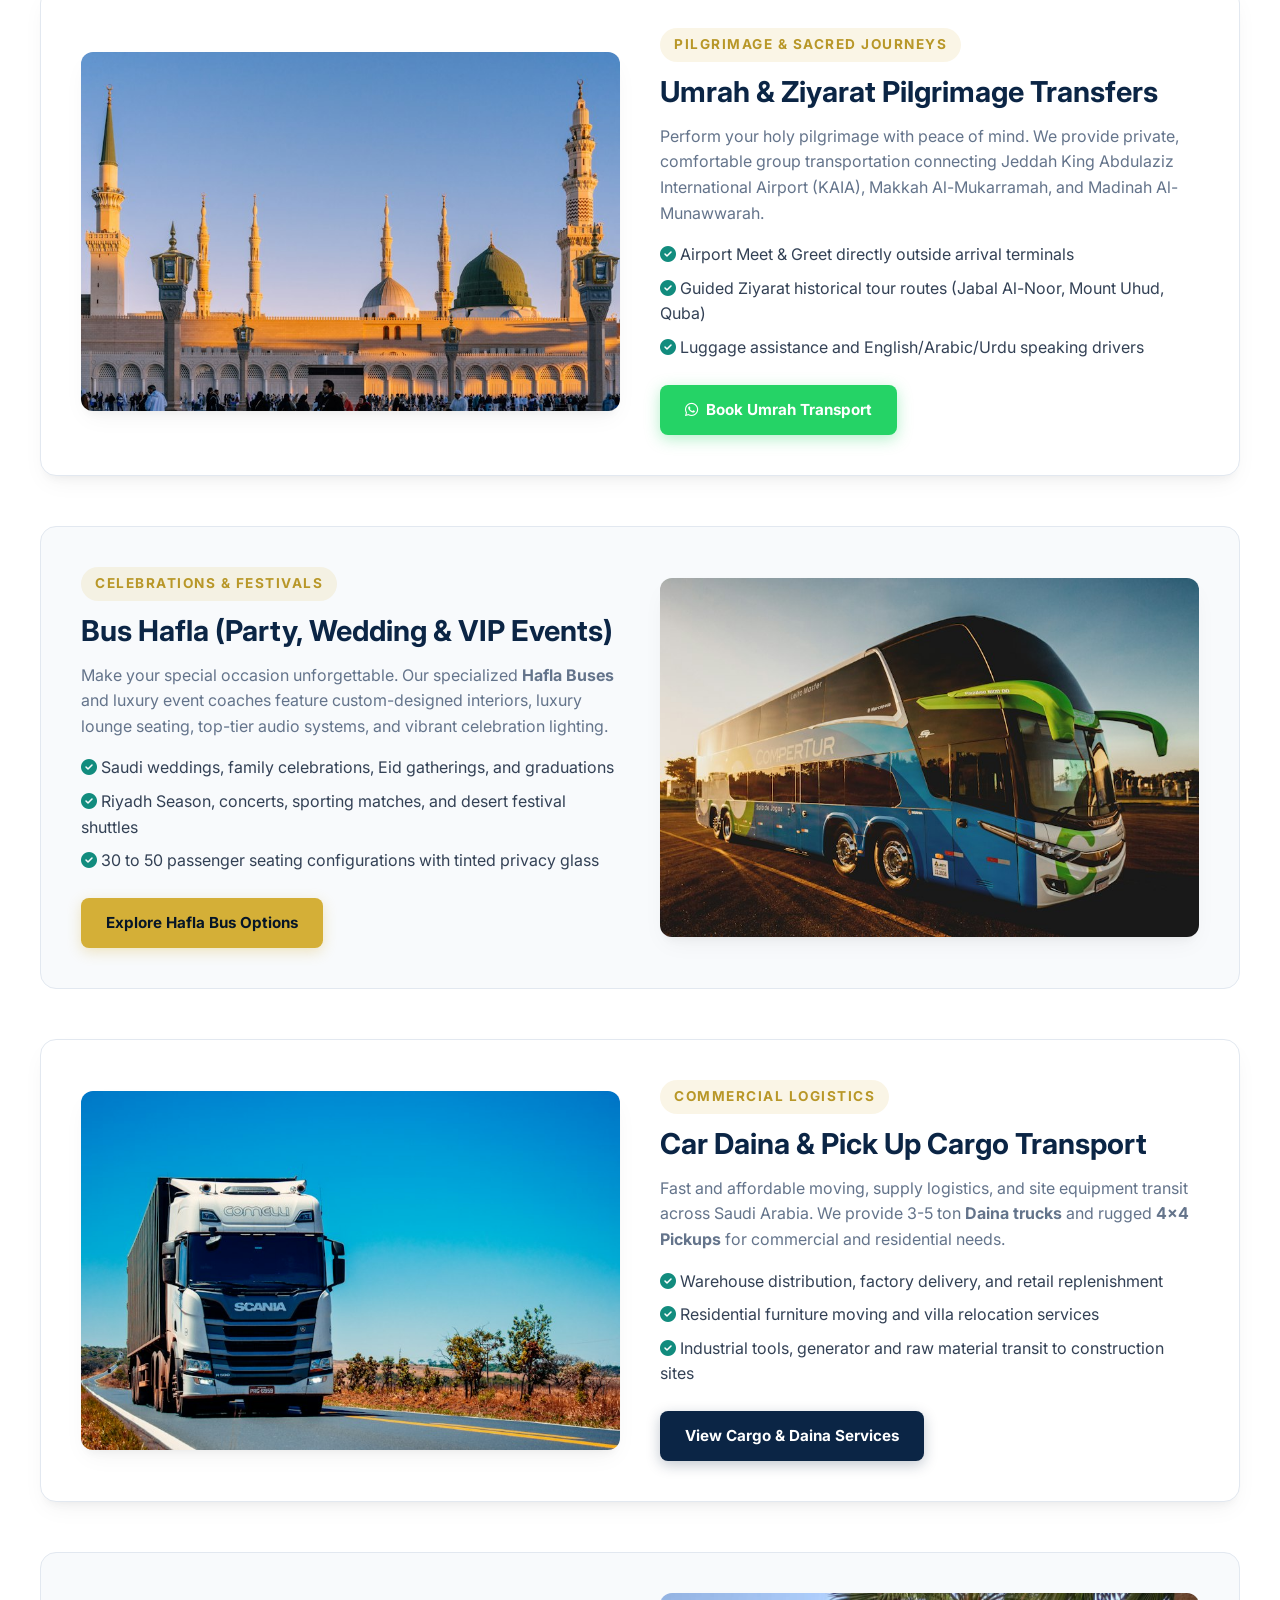
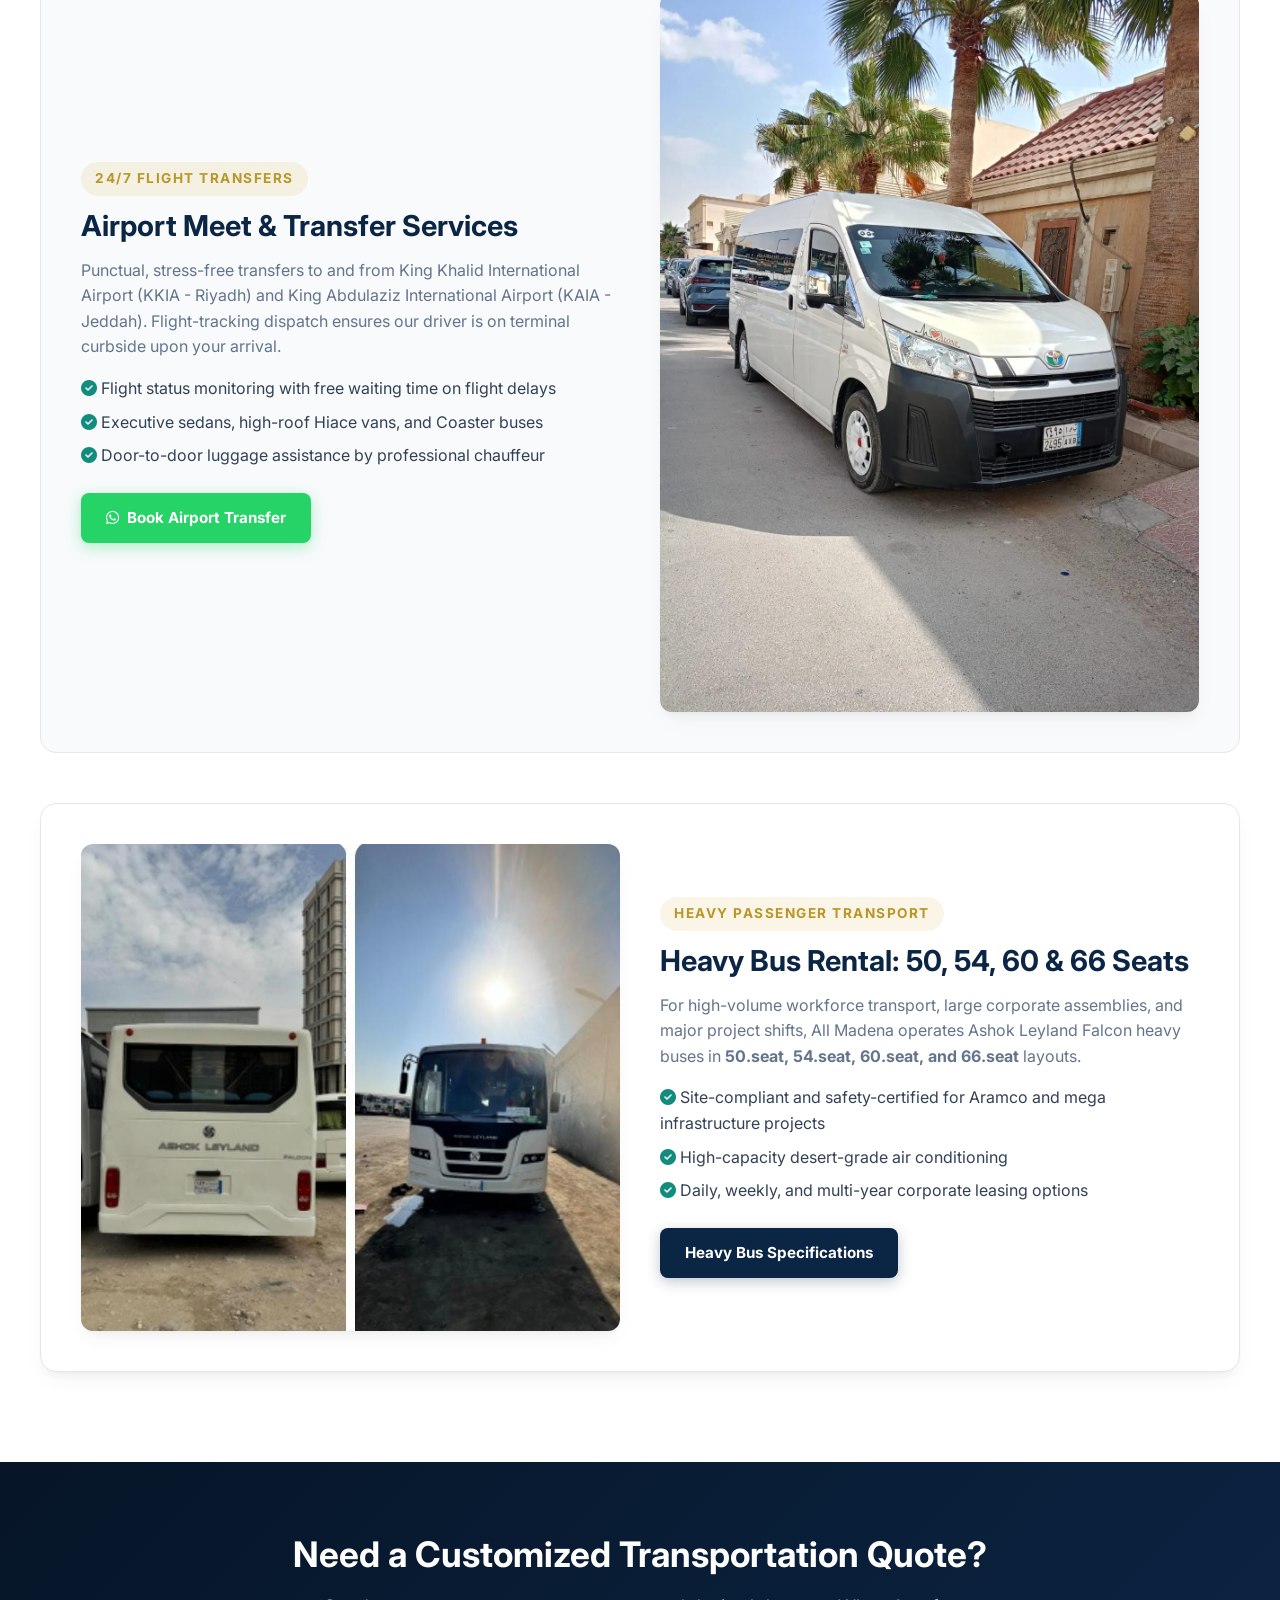
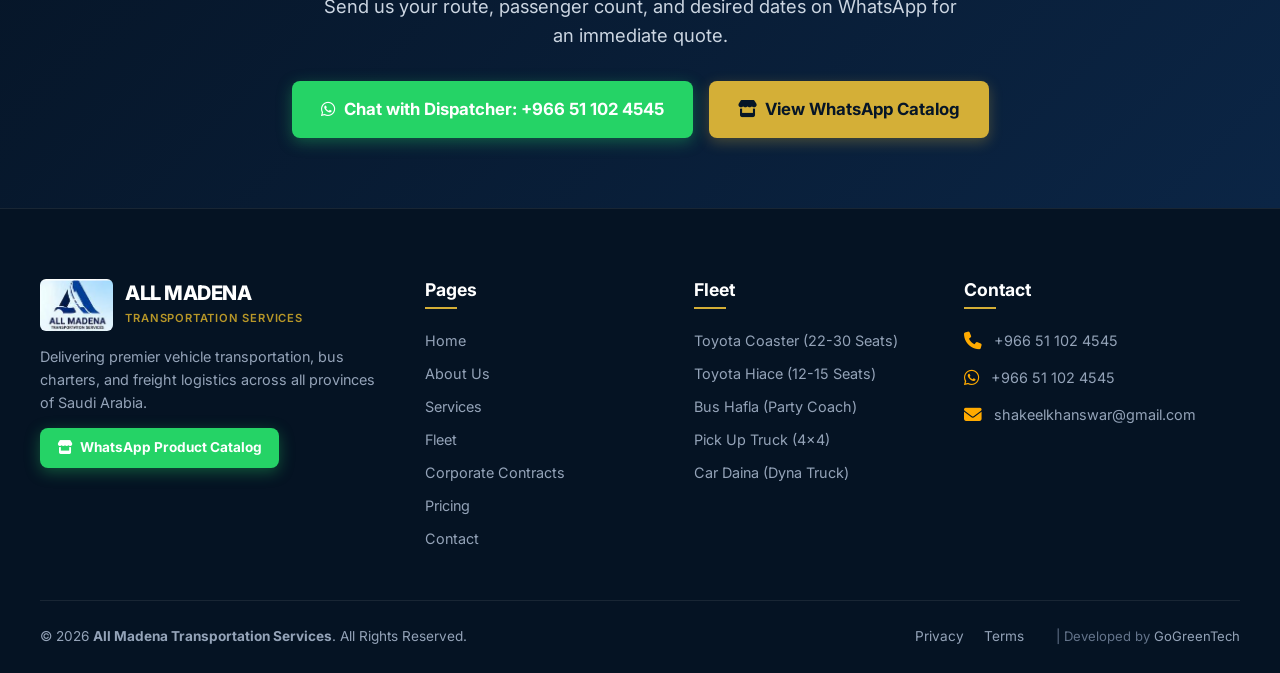
<file: services.html>
<!DOCTYPE html>
<html lang="en">
<head>
  <meta charset="UTF-8">
  <meta name="viewport" content="width=device-width, initial-scale=1.0">
  <title>Transportation Services in KSA | All Madena Transportation</title>
  <meta name="description" content="Explore our full spectrum of transportation services across Saudi Arabia: Corporate employee transit, Umrah & Ziyarat, Airport transfers, Hafla events, and Daina cargo logistics.">
  <link rel="icon" type="image/png" href="assets/images/logo.png">
  <link rel="stylesheet" href="https://cdnjs.cloudflare.com/ajax/libs/font-awesome/6.5.1/css/all.min.css">
  <link href="https://fonts.googleapis.com/css2?family=Inter:wght@400;500;600;700;800&display=swap" rel="stylesheet">
  <link rel="stylesheet" href="assets/css/style.css">
</head>
<body>

  <!-- Top Bar -->
  <div class="top-bar">
    <div class="container">
      <div class="top-info">
        <a href="tel:+966511024545"><i class="fa-solid fa-phone"></i> +966 51 102 4545</a>
        <a href="https://wa.me/966511024545" target="_blank"><i class="fa-brands fa-whatsapp"></i> WhatsApp: +966 51 102 4545</a>
        <a href="mailto:shakeelkhanswar@gmail.com"><i class="fa-solid fa-envelope"></i> shakeelkhanswar@gmail.com</a>
        <span><i class="fa-solid fa-location-dot"></i> Available in All Saudi Cities</span>
      </div>
      <div class="top-actions">
        <button class="lang-switch-btn" type="button"><i class="fa-solid fa-globe"></i> العربية</button>
        
        <span class="badge-24-7"><span class="badge-pulse"></span> 24/7 ON-TIME SERVICE</span>
        <a href="https://wa.me/p/9263387833737993/966511024545" target="_blank" style="color: var(--accent-bright); font-weight: 700;">
          <i class="fa-solid fa-bag-shopping"></i> WhatsApp Catalog
        </a>
      </div>
    </div>
  </div>

  <!-- Header -->
  <header class="site-header">
    <div class="container">
      <nav class="navbar">
        <a href="index.html" class="brand-logo">
          <img src="assets/images/logo.png" alt="All Madena Transportation Logo">
          <div class="brand-text">
            <span class="brand-name">ALL MADENA</span>
            <span class="brand-tagline">Transportation Services KSA</span>
          </div>
        </a>

        <ul class="nav-menu">
          <li><a href="index.html" class="nav-link">Home</a></li>
          <li><a href="about.html" class="nav-link">About Us</a></li>
          <li><a href="services.html" class="nav-link active">Services</a></li>
          <li><a href="fleet.html" class="nav-link">Our Fleet</a></li>
          <li><a href="corporate-contracts.html" class="nav-link">Corporate</a></li>
          <li><a href="pricing.html" class="nav-link">Pricing</a></li>
          <li><a href="contact.html" class="nav-link">Contact</a></li>
        </ul>

        <div class="nav-cta">
          <button class="lang-switch-nav" type="button"><i class="fa-solid fa-globe"></i> العربية</button>
          
          <a href="https://wa.me/966511024545?text=Hello%20All%20Madena%20Transportation,%20I%20need%20a%20transportation%20service" target="_blank" class="btn btn-whatsapp btn-sm">
            <i class="fa-brands fa-whatsapp"></i> Chat on WhatsApp
          </a>
          <button class="mobile-toggle" aria-label="Open Navigation Menu" type="button"><i class="fa-solid fa-bars-staggered"></i></button>
        </div>
              <div class="mobile-actions">
          <button class="lang-switch-nav" type="button" aria-label="Language"><i class="fa-solid fa-globe"></i></button>
          <a href="https://wa.me/966511024545" target="_blank" class="btn btn-whatsapp btn-sm" style="padding: 8px; border-radius: 50%; width: 38px; height: 38px; display: inline-flex; align-items: center; justify-content: center;"><i class="fa-brands fa-whatsapp"></i></a>
          <button class="mobile-toggle" aria-label="Open Navigation Menu" type="button"><i class="fa-solid fa-bars-staggered"></i></button>
        </div>
      </nav>
    </div>
  </header>

  <!-- Page Banner -->
  <section class="page-banner">
    <div class="container">
      <h1>Our Transportation Services</h1>
      <p>Comprehensive, High-Reliability Ground Mobility Solutions Across Saudi Arabia</p>
      <div class="breadcrumb">
        <a href="index.html">Home</a> <span>/</span> <span>Services</span>
      </div>
    </div>
  </section>

  <!-- Services Detailed Cards -->
  <section class="section-padding">
    <div class="container">
      <div class="text-center" style="margin-bottom: 50px;">
        <span class="section-tag">End-to-End Mobility</span>
        <h2 class="section-title">Tailored Services for Every Requirement</h2>
        <p class="section-subtitle">Whether moving 1 person or 1,000 workers, All Madena delivers seamless transport backed by modern vehicles and certified chauffeurs.</p>
      </div>

      <div style="display: flex; flex-direction: column; gap: 50px;">
        
        <!-- 1. Corporate Staff Transport -->
        <div style="display: grid; grid-template-columns: 1fr 1fr; gap: 40px; align-items: center; background: var(--light-bg); padding: 40px; border-radius: 16px; border: 1px solid var(--border);">
          <div>
            <span class="section-tag">Corporate & Industrial</span>
            <h2 style="font-size: 1.8rem; margin-bottom: 14px;">Corporate Employee & Labor Shuttles</h2>
            <p style="color: var(--text-muted); margin-bottom: 16px;">
              Punctual workforce transit is vital for business continuity. We handle daily round-trip employee shuttles for corporations, hospitals, banks, educational institutions, and industrial construction sites.
            </p>
            <ul style="margin-bottom: 24px; display: flex; flex-direction: column; gap: 8px;">
              <li><i class="fa-solid fa-circle-check" style="color: var(--whatsapp-dark);"></i> Fixed daily pickup and drop routes tailored to your shift hours</li>
              <li><i class="fa-solid fa-circle-check" style="color: var(--whatsapp-dark);"></i> Fleet choices: Toyota Coaster (22-30 seats) & Hiace (12-15 seats)</li>
              <li><i class="fa-solid fa-circle-check" style="color: var(--whatsapp-dark);"></i> Standby replacement vehicles guaranteed on duty 24/7</li>
            </ul>
            <a href="corporate-contracts.html" class="btn btn-primary">Corporate Contract Details</a>
          </div>
          <div>
            <img src="assets/images/real-coaster-corporate.jpg" alt="Corporate Coaster Shuttle SAB Bank" style="border-radius: 12px; width: 100%; box-shadow: var(--card-shadow);">
          </div>
        </div>

        <!-- 2. Umrah & Pilgrimage -->
        <div style="display: grid; grid-template-columns: 1fr 1fr; gap: 40px; align-items: center; background: var(--white); padding: 40px; border-radius: 16px; border: 1px solid var(--border); box-shadow: var(--card-shadow);">
          <div style="order: 2;">
            <span class="section-tag">Pilgrimage & Sacred Journeys</span>
            <h2 style="font-size: 1.8rem; margin-bottom: 14px;">Umrah & Ziyarat Pilgrimage Transfers</h2>
            <p style="color: var(--text-muted); margin-bottom: 16px;">
              Perform your holy pilgrimage with peace of mind. We provide private, comfortable group transportation connecting Jeddah King Abdulaziz International Airport (KAIA), Makkah Al-Mukarramah, and Madinah Al-Munawwarah.
            </p>
            <ul style="margin-bottom: 24px; display: flex; flex-direction: column; gap: 8px;">
              <li><i class="fa-solid fa-circle-check" style="color: var(--whatsapp-dark);"></i> Airport Meet & Greet directly outside arrival terminals</li>
              <li><i class="fa-solid fa-circle-check" style="color: var(--whatsapp-dark);"></i> Guided Ziyarat historical tour routes (Jabal Al-Noor, Mount Uhud, Quba)</li>
              <li><i class="fa-solid fa-circle-check" style="color: var(--whatsapp-dark);"></i> Luggage assistance and English/Arabic/Urdu speaking drivers</li>
            </ul>
            <a href="https://wa.me/966511024545?text=Hello%20All%20Madena,%20I%20want%20to%20book%20Umrah%20Ziyarat%20Transport" target="_blank" class="btn btn-whatsapp">
              <i class="fa-brands fa-whatsapp"></i> Book Umrah Transport
            </a>
          </div>
          <div style="order: 1;">
            <img src="assets/images/umrah-makkah.jpg" alt="Umrah Pilgrimage Makkah" style="border-radius: 12px; width: 100%; box-shadow: var(--card-shadow);">
          </div>
        </div>

        <!-- 3. Hafla Bus & Event Mobility -->
        <div style="display: grid; grid-template-columns: 1fr 1fr; gap: 40px; align-items: center; background: var(--light-bg); padding: 40px; border-radius: 16px; border: 1px solid var(--border);">
          <div>
            <span class="section-tag">Celebrations & Festivals</span>
            <h2 style="font-size: 1.8rem; margin-bottom: 14px;">Bus Hafla (Party, Wedding & VIP Events)</h2>
            <p style="color: var(--text-muted); margin-bottom: 16px;">
              Make your special occasion unforgettable. Our specialized <strong>Hafla Buses</strong> and luxury event coaches feature custom-designed interiors, luxury lounge seating, top-tier audio systems, and vibrant celebration lighting.
            </p>
            <ul style="margin-bottom: 24px; display: flex; flex-direction: column; gap: 8px;">
              <li><i class="fa-solid fa-circle-check" style="color: var(--whatsapp-dark);"></i> Saudi weddings, family celebrations, Eid gatherings, and graduations</li>
              <li><i class="fa-solid fa-circle-check" style="color: var(--whatsapp-dark);"></i> Riyadh Season, concerts, sporting matches, and desert festival shuttles</li>
              <li><i class="fa-solid fa-circle-check" style="color: var(--whatsapp-dark);"></i> 30 to 50 passenger seating configurations with tinted privacy glass</li>
            </ul>
            <a href="hafla-bus.html" class="btn btn-accent">Explore Hafla Bus Options</a>
          </div>
          <div>
            <img src="assets/images/hafla-bus.jpg" alt="Bus Hafla Event Coach" style="border-radius: 12px; width: 100%; box-shadow: var(--card-shadow);">
          </div>
        </div>

        <!-- 4. Freight & Daina Shifting -->
        <div style="display: grid; grid-template-columns: 1fr 1fr; gap: 40px; align-items: center; background: var(--white); padding: 40px; border-radius: 16px; border: 1px solid var(--border); box-shadow: var(--card-shadow);">
          <div style="order: 2;">
            <span class="section-tag">Commercial Logistics</span>
            <h2 style="font-size: 1.8rem; margin-bottom: 14px;">Car Daina & Pick Up Cargo Transport</h2>
            <p style="color: var(--text-muted); margin-bottom: 16px;">
              Fast and affordable moving, supply logistics, and site equipment transit across Saudi Arabia. We provide 3-5 ton <strong>Daina trucks</strong> and rugged <strong>4x4 Pickups</strong> for commercial and residential needs.
            </p>
            <ul style="margin-bottom: 24px; display: flex; flex-direction: column; gap: 8px;">
              <li><i class="fa-solid fa-circle-check" style="color: var(--whatsapp-dark);"></i> Warehouse distribution, factory delivery, and retail replenishment</li>
              <li><i class="fa-solid fa-circle-check" style="color: var(--whatsapp-dark);"></i> Residential furniture moving and villa relocation services</li>
              <li><i class="fa-solid fa-circle-check" style="color: var(--whatsapp-dark);"></i> Industrial tools, generator and raw material transit to construction sites</li>
            </ul>
            <a href="daina-pickup.html" class="btn btn-primary">View Cargo & Daina Services</a>
          </div>
          <div style="order: 1;">
            <img src="assets/images/daina-truck.jpg" alt="Daina Cargo Truck" style="border-radius: 12px; width: 100%; box-shadow: var(--card-shadow);">
          </div>
        </div>

        <!-- 5. Airport Meet & Transfer -->
        <div style="display: grid; grid-template-columns: 1fr 1fr; gap: 40px; align-items: center; background: var(--light-bg); padding: 40px; border-radius: 16px; border: 1px solid var(--border);">
          <div>
            <span class="section-tag">24/7 Flight Transfers</span>
            <h2 style="font-size: 1.8rem; margin-bottom: 14px;">Airport Meet & Transfer Services</h2>
            <p style="color: var(--text-muted); margin-bottom: 16px;">
              Punctual, stress-free transfers to and from King Khalid International Airport (KKIA - Riyadh) and King Abdulaziz International Airport (KAIA - Jeddah). Flight-tracking dispatch ensures our driver is on terminal curbside upon your arrival.
            </p>
            <ul style="margin-bottom: 24px; display: flex; flex-direction: column; gap: 8px;">
              <li><i class="fa-solid fa-circle-check" style="color: var(--whatsapp-dark);"></i> Flight status monitoring with free waiting time on flight delays</li>
              <li><i class="fa-solid fa-circle-check" style="color: var(--whatsapp-dark);"></i> Executive sedans, high-roof Hiace vans, and Coaster buses</li>
              <li><i class="fa-solid fa-circle-check" style="color: var(--whatsapp-dark);"></i> Door-to-door luggage assistance by professional chauffeur</li>
            </ul>
            <a href="https://wa.me/966511024545?text=Hello%20All%20Madena,%20I%20need%20an%20Airport%20Transfer" target="_blank" class="btn btn-whatsapp">
              <i class="fa-brands fa-whatsapp"></i> Book Airport Transfer
            </a>
          </div>
          <div>
            <img src="assets/images/real-hiace-latest.jpg" alt="Latest Toyota Hiace Airport Shuttle" style="border-radius: 12px; width: 100%; box-shadow: var(--card-shadow);">
          </div>
        </div>

        <!-- 6. Heavy Bus Charter (50, 54, 60, 66 Seats) -->
        <div style="display: grid; grid-template-columns: 1fr 1fr; gap: 40px; align-items: center; background: var(--white); padding: 40px; border-radius: 16px; border: 1px solid var(--border); box-shadow: var(--card-shadow);">
          <div style="order: 2;">
            <span class="section-tag">Heavy Passenger Transport</span>
            <h2 style="font-size: 1.8rem; margin-bottom: 14px;">Heavy Bus Rental: 50, 54, 60 & 66 Seats</h2>
            <p style="color: var(--text-muted); margin-bottom: 16px;">
              For high-volume workforce transport, large corporate assemblies, and major project shifts, All Madena operates Ashok Leyland Falcon heavy buses in <strong>50.seat, 54.seat, 60.seat, and 66.seat</strong> layouts.
            </p>
            <ul style="margin-bottom: 24px; display: flex; flex-direction: column; gap: 8px;">
              <li><i class="fa-solid fa-circle-check" style="color: var(--whatsapp-dark);"></i> Site-compliant and safety-certified for Aramco and mega infrastructure projects</li>
              <li><i class="fa-solid fa-circle-check" style="color: var(--whatsapp-dark);"></i> High-capacity desert-grade air conditioning</li>
              <li><i class="fa-solid fa-circle-check" style="color: var(--whatsapp-dark);"></i> Daily, weekly, and multi-year corporate leasing options</li>
            </ul>
            <a href="hafla-bus.html" class="btn btn-primary">Heavy Bus Specifications</a>
          </div>
          <div style="order: 1;">
            <img src="assets/images/real-ashok-leyland-bus.jpg" alt="Heavy Bus Ashok Leyland Falcon 50 54 60 66 Seats" style="border-radius: 12px; width: 100%; box-shadow: var(--card-shadow);">
          </div>
        </div>

      </div>
    </div>
  </section>

  <!-- CTA Banner -->
  <section class="cta-banner">
    <div class="container">
      <h2>Need a Customized Transportation Quote?</h2>
      <p>Send us your route, passenger count, and desired dates on WhatsApp for an immediate quote.</p>
      <div class="cta-banner-buttons">
        <a href="https://wa.me/966511024545?text=Hello%20All%20Madena,%20I%20would%20like%20a%20custom%20service%20quote" target="_blank" class="btn btn-whatsapp btn-lg">
          <i class="fa-brands fa-whatsapp"></i> Chat with Dispatcher: +966 51 102 4545
        </a>
        <a href="https://wa.me/p/9263387833737993/966511024545" target="_blank" class="btn btn-accent btn-lg">
          <i class="fa-solid fa-store"></i> View WhatsApp Catalog
        </a>
      </div>
    </div>
  </section>

  <!-- Footer -->
  <footer class="site-footer">
    <div class="container">
      <div class="footer-grid">
        <div class="footer-about">
          <div class="brand-logo" style="margin-bottom: 12px;">
            <img src="assets/images/logo.png" alt="All Madena Logo">
            <div class="brand-text">
              <span class="brand-name">ALL MADENA</span>
              <span class="brand-tagline">Transportation Services</span>
            </div>
          </div>
          <p>Delivering premier vehicle transportation, bus charters, and freight logistics across all provinces of Saudi Arabia.</p>
          <div style="margin-top: 14px;">
            <a href="https://wa.me/p/9263387833737993/966511024545" target="_blank" class="btn btn-whatsapp btn-sm">
              <i class="fa-solid fa-store"></i> WhatsApp Product Catalog
            </a>
          </div>
        </div>

        <div>
          <h4 class="footer-title">Pages</h4>
          <ul class="footer-links">
            <li><a href="index.html">Home</a></li>
            <li><a href="about.html">About Us</a></li>
            <li><a href="services.html">Services</a></li>
            <li><a href="fleet.html">Fleet</a></li>
            <li><a href="corporate-contracts.html">Corporate Contracts</a></li>
            <li><a href="pricing.html">Pricing</a></li>
            <li><a href="contact.html">Contact</a></li>
          </ul>
        </div>

        <div>
          <h4 class="footer-title">Fleet</h4>
          <ul class="footer-links">
            <li><a href="coaster-hiace.html">Toyota Coaster (22-30 Seats)</a></li>
            <li><a href="coaster-hiace.html">Toyota Hiace (12-15 Seats)</a></li>
            <li><a href="hafla-bus.html">Bus Hafla (Party Coach)</a></li>
            <li><a href="daina-pickup.html">Pick Up Truck (4x4)</a></li>
            <li><a href="daina-pickup.html">Car Daina (Dyna Truck)</a></li>
          </ul>
        </div>

        <div>
          <h4 class="footer-title">Contact</h4>
          <div class="footer-contact-item">
            <i class="fa-solid fa-phone"></i>
            <div><a href="tel:+966511024545">+966 51 102 4545</a></div>
          </div>
          <div class="footer-contact-item">
            <i class="fa-brands fa-whatsapp"></i>
            <div><a href="https://wa.me/966511024545">+966 51 102 4545</a></div>
          </div>
          <div class="footer-contact-item">
            <i class="fa-solid fa-envelope"></i>
            <div><a href="mailto:shakeelkhanswar@gmail.com">shakeelkhanswar@gmail.com</a></div>
          </div>
        </div>
      </div>

      <div class="footer-bottom">
        <div>&copy; 2026 <strong>All Madena Transportation Services</strong>. All Rights Reserved.</div>
        <div class="footer-bottom-links">
          <a href="privacy.html">Privacy</a>
          <a href="terms.html">Terms</a>
          <span style="color: #64748b; font-size: 0.82rem; margin-left: 12px;">| Developed by <a href="https://rashidzada.pythonanywhere.com/" target="_blank" rel="noopener noreferrer" style="color: #94a3b8; text-decoration: none; transition: color 0.2s;" onmouseover="this.style.color='#d4af37'" onmouseout="this.style.color='#94a3b8'">GoGreenTech</a></span>
        </div>
      </div>
    </div>
  </footer>

  <div class="floating-whatsapp-container">
    <a href="https://wa.me/966511024545" target="_blank" class="floating-whatsapp-btn" aria-label="WhatsApp Chat">
      <span class="whatsapp-tooltip">Chat on WhatsApp</span>
      <i class="fa-brands fa-whatsapp"></i>
    </a>
  </div>

  <script src="assets/js/main.js"></script>
  <script src="assets/js/i18n.js"></script>

  <!-- Offcanvas Mobile Navigation Drawer -->
  <div class="drawer-backdrop" id="drawerBackdrop"></div>
  <aside class="mobile-nav-drawer" id="mobileNavDrawer">
    <div class="drawer-header">
      <div class="brand-logo">
        <img src="assets/images/logo.png" alt="All Madena Logo">
        <span style="font-weight: 800; font-size: 1.1rem; color: #fff;">ALL MADENA</span>
      </div>
      <button class="drawer-close" id="drawerCloseBtn" aria-label="Close Menu">&times;</button>
    </div>
    <div class="drawer-menu-links">
      <a href="index.html"><i class="fa-solid fa-house"></i> Home (الرئيسية)</a>
      <a href="about.html"><i class="fa-solid fa-circle-info"></i> About Us (من نحن)</a>
      <a href="services.html"><i class="fa-solid fa-taxi"></i> Services (خدماتنا)</a>
      <a href="fleet.html"><i class="fa-solid fa-bus"></i> Full Fleet (كامل الأسطول)</a>
      <a href="coaster-hiace.html"><i class="fa-solid fa-van-shuttle"></i> Coaster & Hiace (كوستر وهايس)</a>
      <a href="hafla-bus.html"><i class="fa-solid fa-champagne-glasses"></i> Bus Hafla (باص حفلة)</a>
      <a href="daina-pickup.html"><i class="fa-solid fa-truck"></i> Daina & Pickup (دينا وبيك اب)</a>
      <a href="corporate-contracts.html"><i class="fa-solid fa-building"></i> Corporate (عقود شركات)</a>
      <a href="pricing.html"><i class="fa-solid fa-tag"></i> Pricing & Rates (الأسعار)</a>
      <a href="contact.html"><i class="fa-solid fa-envelope"></i> Contact Us (اتصل بنا)</a>
    </div>
    <div class="drawer-footer">
      <button class="lang-switch-btn" type="button" style="width: 100%; justify-content: center; background: var(--primary); color: #fff; padding: 10px;">
        <i class="fa-solid fa-globe"></i> Switch Language (العربية / English)
      </button>
      <a href="https://wa.me/966511024545" target="_blank" class="btn btn-whatsapp btn-sm" style="width: 100%;">
        <i class="fa-brands fa-whatsapp"></i> WhatsApp: 0511024545
      </a>
      <a href="tel:+966511024545" class="btn btn-primary btn-sm" style="width: 100%;">
        <i class="fa-solid fa-phone"></i> Call Dispatch: 0511024545
      </a>
      <a href="https://wa.me/p/9263387833737993/966511024545" target="_blank" class="btn btn-accent btn-sm" style="width: 100%;">
        <i class="fa-solid fa-store"></i> WhatsApp Product Catalog
      </a>
    </div>
  </aside>

  <!-- Bottom App Navigation Bar for Small Screens -->
  <nav class="bottom-app-bar">
    <div class="bottom-app-bar-inner">
      <a href="index.html" class="bottom-tab-item">
        <i class="fa-solid fa-house"></i>
        <span>Home</span>
      </a>
      <a href="fleet.html" class="bottom-tab-item">
        <i class="fa-solid fa-bus"></i>
        <span>Fleet</span>
      </a>
      <a href="https://wa.me/966511024545" target="_blank" class="bottom-tab-item whatsapp-tab">
        <i class="fa-brands fa-whatsapp"></i>
        <span>WhatsApp</span>
      </a>
      <a href="tel:+966511024545" class="bottom-tab-item">
        <i class="fa-solid fa-phone"></i>
        <span>Call</span>
      </a>
    </div>
  </nav>

</body>
</html>
</file>
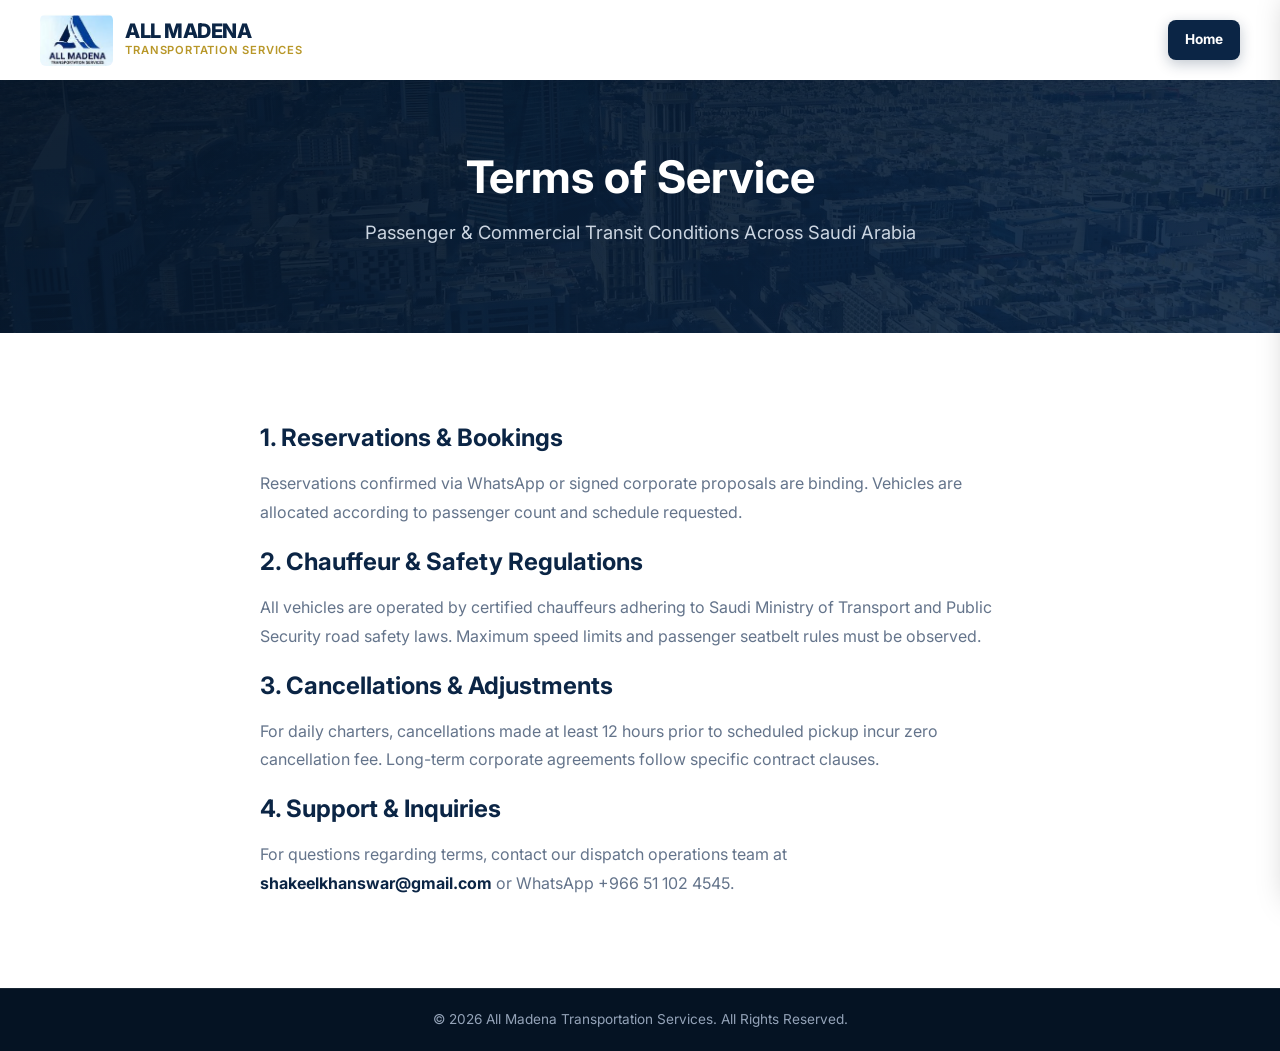
<file: terms.html>
<!DOCTYPE html>
<html lang="en">
<head>
  <meta charset="UTF-8">
  <meta name="viewport" content="width=device-width, initial-scale=1.0">
  <title>Terms of Service | All Madena Transportation Services</title>
  <link rel="icon" type="image/png" href="assets/images/logo.png">
  <link rel="stylesheet" href="https://cdnjs.cloudflare.com/ajax/libs/font-awesome/6.5.1/css/all.min.css">
  <link href="https://fonts.googleapis.com/css2?family=Inter:wght@400;600;700;800&display=swap" rel="stylesheet">
  <link rel="stylesheet" href="assets/css/style.css">
</head>
<body>
  <header class="site-header">
    <div class="container">
      <nav class="navbar">
        <a href="index.html" class="brand-logo">
          <img src="assets/images/logo.png" alt="All Madena Logo">
          <div class="brand-text">
            <span class="brand-name">ALL MADENA</span>
            <span class="brand-tagline">Transportation Services</span>
          </div>
        </a>
        <a href="index.html" class="btn btn-primary btn-sm">Home</a>
              <div class="mobile-actions">
          <button class="lang-switch-nav" type="button" aria-label="Language"><i class="fa-solid fa-globe"></i></button>
          <a href="https://wa.me/966511024545" target="_blank" class="btn btn-whatsapp btn-sm" style="padding: 8px; border-radius: 50%; width: 38px; height: 38px; display: inline-flex; align-items: center; justify-content: center;"><i class="fa-brands fa-whatsapp"></i></a>
          <button class="mobile-toggle" aria-label="Open Navigation Menu" type="button"><i class="fa-solid fa-bars-staggered"></i></button>
        </div>
      </nav>
    </div>
  </header>

  <section class="page-banner">
    <div class="container">
      <h1>Terms of Service</h1>
      <p>Passenger & Commercial Transit Conditions Across Saudi Arabia</p>
    </div>
  </section>

  <section class="section-padding">
    <div class="container" style="max-width: 800px; line-height: 1.8;">
      <h2 style="margin-bottom: 16px;">1. Reservations & Bookings</h2>
      <p style="margin-bottom: 20px; color: var(--text-muted);">
        Reservations confirmed via WhatsApp or signed corporate proposals are binding. Vehicles are allocated according to passenger count and schedule requested.
      </p>

      <h2 style="margin-bottom: 16px;">2. Chauffeur & Safety Regulations</h2>
      <p style="margin-bottom: 20px; color: var(--text-muted);">
        All vehicles are operated by certified chauffeurs adhering to Saudi Ministry of Transport and Public Security road safety laws. Maximum speed limits and passenger seatbelt rules must be observed.
      </p>

      <h2 style="margin-bottom: 16px;">3. Cancellations & Adjustments</h2>
      <p style="margin-bottom: 20px; color: var(--text-muted);">
        For daily charters, cancellations made at least 12 hours prior to scheduled pickup incur zero cancellation fee. Long-term corporate agreements follow specific contract clauses.
      </p>

      <h2 style="margin-bottom: 16px;">4. Support & Inquiries</h2>
      <p style="color: var(--text-muted);">
        For questions regarding terms, contact our dispatch operations team at <a href="mailto:shakeelkhanswar@gmail.com" style="color: var(--primary); font-weight: 700;">shakeelkhanswar@gmail.com</a> or WhatsApp +966 51 102 4545.
      </p>
    </div>
  </section>

  <footer class="site-footer" style="padding: 20px 0;">
    <div class="container text-center" style="font-size: 0.85rem; color: #94a3b8;">
      &copy; 2026 All Madena Transportation Services. All Rights Reserved.
    </div>
  </footer>

  <!-- Offcanvas Mobile Navigation Drawer -->
  <div class="drawer-backdrop" id="drawerBackdrop"></div>
  <aside class="mobile-nav-drawer" id="mobileNavDrawer">
    <div class="drawer-header">
      <div class="brand-logo">
        <img src="assets/images/logo.png" alt="All Madena Logo">
        <span style="font-weight: 800; font-size: 1.1rem; color: #fff;">ALL MADENA</span>
      </div>
      <button class="drawer-close" id="drawerCloseBtn" aria-label="Close Menu">&times;</button>
    </div>
    <div class="drawer-menu-links">
      <a href="index.html"><i class="fa-solid fa-house"></i> Home (الرئيسية)</a>
      <a href="about.html"><i class="fa-solid fa-circle-info"></i> About Us (من نحن)</a>
      <a href="services.html"><i class="fa-solid fa-taxi"></i> Services (خدماتنا)</a>
      <a href="fleet.html"><i class="fa-solid fa-bus"></i> Full Fleet (كامل الأسطول)</a>
      <a href="coaster-hiace.html"><i class="fa-solid fa-van-shuttle"></i> Coaster & Hiace (كوستر وهايس)</a>
      <a href="hafla-bus.html"><i class="fa-solid fa-champagne-glasses"></i> Bus Hafla (باص حفلة)</a>
      <a href="daina-pickup.html"><i class="fa-solid fa-truck"></i> Daina & Pickup (دينا وبيك اب)</a>
      <a href="corporate-contracts.html"><i class="fa-solid fa-building"></i> Corporate (عقود شركات)</a>
      <a href="pricing.html"><i class="fa-solid fa-tag"></i> Pricing & Rates (الأسعار)</a>
      <a href="contact.html"><i class="fa-solid fa-envelope"></i> Contact Us (اتصل بنا)</a>
    </div>
    <div class="drawer-footer">
      <button class="lang-switch-btn" type="button" style="width: 100%; justify-content: center; background: var(--primary); color: #fff; padding: 10px;">
        <i class="fa-solid fa-globe"></i> Switch Language (العربية / English)
      </button>
      <a href="https://wa.me/966511024545" target="_blank" class="btn btn-whatsapp btn-sm" style="width: 100%;">
        <i class="fa-brands fa-whatsapp"></i> WhatsApp: 0511024545
      </a>
      <a href="tel:+966511024545" class="btn btn-primary btn-sm" style="width: 100%;">
        <i class="fa-solid fa-phone"></i> Call Dispatch: 0511024545
      </a>
      <a href="https://wa.me/p/9263387833737993/966511024545" target="_blank" class="btn btn-accent btn-sm" style="width: 100%;">
        <i class="fa-solid fa-store"></i> WhatsApp Product Catalog
      </a>
    </div>
  </aside>

  <!-- Bottom App Navigation Bar for Small Screens -->
  <nav class="bottom-app-bar">
    <div class="bottom-app-bar-inner">
      <a href="index.html" class="bottom-tab-item">
        <i class="fa-solid fa-house"></i>
        <span>Home</span>
      </a>
      <a href="fleet.html" class="bottom-tab-item">
        <i class="fa-solid fa-bus"></i>
        <span>Fleet</span>
      </a>
      <a href="https://wa.me/966511024545" target="_blank" class="bottom-tab-item whatsapp-tab">
        <i class="fa-brands fa-whatsapp"></i>
        <span>WhatsApp</span>
      </a>
      <a href="tel:+966511024545" class="bottom-tab-item">
        <i class="fa-solid fa-phone"></i>
        <span>Call</span>
      </a>
    </div>
  </nav>

</body>
</html>
</file>
<file: assets/css/style.css>
/* 
 * ALL MADENA TRANSPORTATION SERVICES
 * Official Stylesheet - 2026 Modern Edition
 * Responsive, Ultra-fast, GitHub & Cloudflare Ready
 */

:root {
  --primary: #0b2545;
  --primary-dark: #061527;
  --primary-light: #133b6d;
  --accent: #d4af37;
  --accent-hover: #b89728;
  --accent-bright: #ffaa00;
  --whatsapp: #25d366;
  --whatsapp-dark: #128c7e;
  --whatsapp-light: #2ee071;
  --dark: #1e293b;
  --text-main: #334155;
  --text-muted: #64748b;
  --light-bg: #f8fafc;
  --white: #ffffff;
  --border: #e2e8f0;
  --card-shadow: 0 10px 25px -5px rgba(0, 0, 0, 0.05), 0 8px 10px -6px rgba(0, 0, 0, 0.05);
  --card-shadow-hover: 0 20px 35px -5px rgba(11, 37, 69, 0.12), 0 10px 15px -5px rgba(11, 37, 69, 0.08);
  --font-sans: 'Inter', -apple-system, BlinkMacSystemFont, 'Segoe UI', Roboto, Helvetica, Arial, sans-serif;
  --transition: all 0.3s cubic-bezier(0.16, 1, 0.3, 1);
}

*, *::before, *::after {
  box-sizing: border-box;
  margin: 0;
  padding: 0;
}

html {
  scroll-behavior: smooth;
  font-size: 16px;
}

body {
  font-family: var(--font-sans);
  color: var(--text-main);
  background-color: var(--white);
  line-height: 1.6;
  overflow-x: hidden;
  -webkit-font-smoothing: antialiased;
}

a {
  color: inherit;
  text-decoration: none;
  transition: var(--transition);
}

img {
  max-width: 100%;
  height: auto;
  display: block;
}

ul {
  list-style: none;
}

.container {
  width: 100%;
  max-width: 1240px;
  margin: 0 auto;
  padding: 0 20px;
}

/* Typography */
h1, h2, h3, h4, h5, h6 {
  color: var(--primary);
  font-weight: 700;
  line-height: 1.25;
}

.section-tag {
  display: inline-block;
  font-size: 0.85rem;
  font-weight: 700;
  text-transform: uppercase;
  letter-spacing: 1.5px;
  color: var(--accent-hover);
  background: rgba(212, 175, 55, 0.12);
  padding: 6px 14px;
  border-radius: 50px;
  margin-bottom: 12px;
}

.section-title {
  font-size: 2.25rem;
  margin-bottom: 16px;
}

.section-subtitle {
  font-size: 1.1rem;
  color: var(--text-muted);
  max-width: 700px;
  margin: 0 auto 48px auto;
}

.text-center {
  text-align: center;
}

/* Top bar */
.top-bar {
  background: var(--primary-dark);
  color: #e2e8f0;
  font-size: 0.875rem;
  padding: 8px 0;
  border-bottom: 1px solid rgba(255, 255, 255, 0.1);
}

.top-bar .container {
  display: flex;
  justify-content: space-between;
  align-items: center;
  flex-wrap: wrap;
  gap: 10px;
}

.top-info {
  display: flex;
  align-items: center;
  gap: 20px;
  flex-wrap: wrap;
}

.top-info span, .top-info a {
  display: inline-flex;
  align-items: center;
  gap: 6px;
  color: #cbd5e1;
}

.top-info a:hover {
  color: var(--accent-bright);
}

.top-actions {
  display: flex;
  align-items: center;
  gap: 15px;
}

.badge-24-7 {
  background: rgba(37, 211, 102, 0.2);
  color: var(--whatsapp-light);
  border: 1px solid rgba(37, 211, 102, 0.4);
  font-size: 0.75rem;
  font-weight: 700;
  padding: 2px 10px;
  border-radius: 20px;
  display: inline-flex;
  align-items: center;
  gap: 5px;
}

.badge-pulse {
  width: 7px;
  height: 7px;
  border-radius: 50%;
  background: var(--whatsapp);
  box-shadow: 0 0 0 rgba(37, 211, 102, 0.7);
  animation: pulse-dot 1.5s infinite;
}

@keyframes pulse-dot {
  0% { transform: scale(0.95); box-shadow: 0 0 0 0 rgba(37, 211, 102, 0.7); }
  70% { transform: scale(1); box-shadow: 0 0 0 6px rgba(37, 211, 102, 0); }
  100% { transform: scale(0.95); box-shadow: 0 0 0 0 rgba(37, 211, 102, 0); }
}

/* Header & Navbar */
.site-header {
  position: sticky;
  top: 0;
  left: 0;
  right: 0;
  z-index: 1000;
  background: rgba(255, 255, 255, 0.98);
  backdrop-filter: blur(12px);
  -webkit-backdrop-filter: blur(12px);
  box-shadow: 0 4px 20px rgba(0, 0, 0, 0.06);
  transition: var(--transition);
}

.navbar {
  display: flex;
  align-items: center;
  justify-content: space-between;
  height: 80px;
}

.brand-logo {
  display: flex;
  align-items: center;
  gap: 12px;
}

.brand-logo img {
  height: 52px;
  width: auto;
  object-fit: contain;
  border-radius: 6px;
}

.brand-text {
  display: flex;
  flex-direction: column;
}

.brand-name {
  font-size: 1.25rem;
  font-weight: 800;
  color: var(--primary);
  line-height: 1.1;
  letter-spacing: -0.5px;
}

.brand-tagline {
  font-size: 0.7rem;
  font-weight: 600;
  color: var(--accent-hover);
  letter-spacing: 0.8px;
  text-transform: uppercase;
}

.nav-menu {
  display: flex;
  align-items: center;
  gap: 24px;
}

.nav-link {
  font-size: 0.95rem;
  font-weight: 600;
  color: var(--dark);
  position: relative;
  padding: 6px 0;
}

.nav-link:hover, .nav-link.active {
  color: var(--primary-light);
}

.nav-link::after {
  content: '';
  position: absolute;
  bottom: 0;
  left: 0;
  width: 0;
  height: 2px;
  background: var(--accent);
  transition: var(--transition);
}

.nav-link:hover::after, .nav-link.active::after {
  width: 100%;
}

.nav-cta {
  display: flex;
  align-items: center;
  gap: 12px;
}

/* Mobile Toggle */




/* Buttons */
.btn {
  display: inline-flex;
  align-items: center;
  justify-content: center;
  gap: 8px;
  font-weight: 700;
  font-size: 0.95rem;
  padding: 12px 24px;
  border-radius: 8px;
  cursor: pointer;
  border: 1px solid transparent;
  transition: var(--transition);
  text-align: center;
}

.btn-primary {
  background: var(--primary);
  color: var(--white);
  box-shadow: 0 4px 14px rgba(11, 37, 69, 0.25);
}

.btn-primary:hover {
  background: var(--primary-light);
  transform: translateY(-2px);
  box-shadow: 0 6px 20px rgba(11, 37, 69, 0.35);
  color: var(--white);
}

.btn-accent {
  background: var(--accent);
  color: var(--primary-dark);
  box-shadow: 0 4px 14px rgba(212, 175, 55, 0.3);
}

.btn-accent:hover {
  background: var(--accent-bright);
  color: var(--primary-dark);
  transform: translateY(-2px);
}

.btn-whatsapp {
  background: var(--whatsapp);
  color: var(--white);
  box-shadow: 0 4px 15px rgba(37, 211, 102, 0.35);
}

.btn-whatsapp:hover {
  background: var(--whatsapp-dark);
  color: var(--white);
  transform: translateY(-2px);
  box-shadow: 0 6px 20px rgba(37, 211, 102, 0.45);
}

.btn-outline {
  background: transparent;
  border-color: rgba(255, 255, 255, 0.6);
  color: var(--white);
}

.btn-outline:hover {
  background: var(--white);
  color: var(--primary);
  border-color: var(--white);
}

.btn-outline-dark {
  background: transparent;
  border-color: var(--border);
  color: var(--dark);
}

.btn-outline-dark:hover {
  border-color: var(--primary);
  color: var(--primary);
  background: rgba(11, 37, 69, 0.04);
}

.btn-sm {
  padding: 8px 16px;
  font-size: 0.85rem;
}

.btn-lg {
  padding: 14px 28px;
  font-size: 1.05rem;
}

/* Hero Section */
.hero-section {
  position: relative;
  background: linear-gradient(135deg, rgba(6, 21, 39, 0.92) 0%, rgba(11, 37, 69, 0.88) 100%), url('../images/hero-bg.jpg') center/cover no-repeat;
  color: var(--white);
  padding: 100px 0 120px 0;
  overflow: hidden;
}

.hero-content {
  display: grid;
  grid-template-columns: 1.2fr 0.8fr;
  align-items: center;
  gap: 40px;
}

.hero-text h1 {
  font-size: 3.2rem;
  color: var(--white);
  margin-bottom: 20px;
  letter-spacing: -1px;
}

.hero-text h1 span {
  color: var(--accent-bright);
}

.hero-text p {
  font-size: 1.2rem;
  color: #cbd5e1;
  margin-bottom: 30px;
  line-height: 1.7;
}

.hero-buttons {
  display: flex;
  align-items: center;
  gap: 16px;
  flex-wrap: wrap;
  margin-bottom: 36px;
}

.hero-features {
  display: flex;
  align-items: center;
  gap: 24px;
  flex-wrap: wrap;
  border-top: 1px solid rgba(255, 255, 255, 0.15);
  padding-top: 24px;
}

.hero-feature-item {
  display: flex;
  align-items: center;
  gap: 10px;
  font-size: 0.9rem;
  font-weight: 600;
  color: #e2e8f0;
}

.hero-feature-icon {
  width: 28px;
  height: 28px;
  border-radius: 50%;
  background: rgba(212, 175, 55, 0.2);
  color: var(--accent-bright);
  display: flex;
  align-items: center;
  justify-content: center;
  font-size: 0.85rem;
}

/* Hero Card / Quick Quote Box */
.hero-booking-card {
  background: var(--white);
  color: var(--dark);
  border-radius: 16px;
  padding: 32px;
  box-shadow: 0 25px 50px -12px rgba(0, 0, 0, 0.35);
  border: 1px solid rgba(255, 255, 255, 0.2);
}

.hero-booking-card h3 {
  font-size: 1.4rem;
  margin-bottom: 6px;
  color: var(--primary);
}

.hero-booking-card p {
  font-size: 0.9rem;
  color: var(--text-muted);
  margin-bottom: 20px;
}

.booking-form {
  display: flex;
  flex-direction: column;
  gap: 14px;
}

.form-group {
  display: flex;
  flex-direction: column;
  gap: 6px;
}

.form-group label {
  font-size: 0.85rem;
  font-weight: 600;
  color: var(--dark);
}

.form-control {
  width: 100%;
  padding: 12px 14px;
  border: 1px solid var(--border);
  border-radius: 8px;
  font-size: 0.95rem;
  font-family: inherit;
  color: var(--dark);
  background: #f8fafc;
  transition: var(--transition);
}

.form-control:focus {
  outline: none;
  border-color: var(--primary-light);
  background: var(--white);
  box-shadow: 0 0 0 3px rgba(19, 59, 109, 0.15);
}

/* WhatsApp Catalog Spotlight Section */
.catalog-spotlight {
  background: linear-gradient(135deg, #062b1b 0%, #0d4a2d 100%);
  color: var(--white);
  padding: 50px 0;
  position: relative;
}

.catalog-spotlight-inner {
  display: flex;
  align-items: center;
  justify-content: space-between;
  gap: 30px;
  flex-wrap: wrap;
}

.catalog-info {
  flex: 1;
  min-width: 300px;
}

.catalog-badge {
  display: inline-flex;
  align-items: center;
  gap: 6px;
  background: rgba(37, 211, 102, 0.2);
  color: var(--whatsapp-light);
  font-weight: 700;
  font-size: 0.8rem;
  padding: 6px 14px;
  border-radius: 30px;
  margin-bottom: 12px;
  border: 1px solid rgba(37, 211, 102, 0.35);
}

.catalog-info h2 {
  color: var(--white);
  font-size: 1.85rem;
  margin-bottom: 10px;
}

.catalog-info p {
  color: #cbd5e1;
  font-size: 1rem;
  margin-bottom: 20px;
}

.catalog-actions {
  display: flex;
  gap: 15px;
  flex-wrap: wrap;
}

.catalog-media {
  display: flex;
  align-items: center;
  gap: 15px;
  background: rgba(255, 255, 255, 0.1);
  padding: 16px 20px;
  border-radius: 12px;
  backdrop-filter: blur(10px);
  border: 1px solid rgba(255, 255, 255, 0.15);
}

.catalog-media img {
  width: 90px;
  height: 90px;
  object-fit: cover;
  border-radius: 8px;
}

.catalog-media-text h4 {
  color: var(--white);
  font-size: 1.1rem;
  margin-bottom: 4px;
}

.catalog-media-text p {
  color: #a7f3d0;
  font-size: 0.85rem;
  margin: 0;
}

/* Sections */
.section-padding {
  padding: 90px 0;
}

.bg-light {
  background: var(--light-bg);
}

/* Fleet Showcase Cards */
.fleet-grid {
  display: grid;
  grid-template-columns: repeat(auto-fit, minmax(350px, 1fr));
  gap: 30px;
}

.fleet-card {
  background: var(--white);
  border-radius: 14px;
  overflow: hidden;
  box-shadow: var(--card-shadow);
  border: 1px solid var(--border);
  transition: var(--transition);
  display: flex;
  flex-direction: column;
}

.fleet-card:hover {
  transform: translateY(-8px);
  box-shadow: var(--card-shadow-hover);
  border-color: rgba(212, 175, 55, 0.4);
}

.fleet-image-wrap {
  position: relative;
  height: 230px;
  overflow: hidden;
  background: #0b2545;
}

.fleet-image-wrap img {
  width: 100%;
  height: 100%;
  object-fit: cover;
  transition: transform 0.5s ease;
}

.fleet-card:hover .fleet-image-wrap img {
  transform: scale(1.06);
}

.fleet-badge {
  position: absolute;
  top: 15px;
  left: 15px;
  background: var(--primary);
  color: var(--white);
  font-size: 0.75rem;
  font-weight: 700;
  padding: 5px 12px;
  border-radius: 6px;
  text-transform: uppercase;
  letter-spacing: 0.5px;
  box-shadow: 0 4px 10px rgba(0, 0, 0, 0.2);
}

.fleet-rate-badge {
  position: absolute;
  bottom: 15px;
  right: 15px;
  background: rgba(6, 21, 39, 0.85);
  color: var(--accent-bright);
  font-size: 0.85rem;
  font-weight: 700;
  padding: 6px 14px;
  border-radius: 6px;
  backdrop-filter: blur(6px);
}

.fleet-body {
  padding: 24px;
  display: flex;
  flex-direction: column;
  flex-grow: 1;
}

.fleet-title {
  font-size: 1.35rem;
  margin-bottom: 6px;
}

.fleet-subtitle {
  font-size: 0.85rem;
  color: var(--accent-hover);
  font-weight: 600;
  margin-bottom: 14px;
  text-transform: uppercase;
}

.fleet-specs {
  display: grid;
  grid-template-columns: 1fr 1fr;
  gap: 12px;
  margin-bottom: 20px;
  padding-bottom: 20px;
  border-bottom: 1px solid var(--border);
}

.spec-item {
  display: flex;
  align-items: center;
  gap: 8px;
  font-size: 0.88rem;
  color: var(--text-muted);
}

.spec-item strong {
  color: var(--dark);
}

.fleet-features-list {
  margin-bottom: 22px;
  display: flex;
  flex-direction: column;
  gap: 8px;
}

.fleet-features-list li {
  display: flex;
  align-items: center;
  gap: 8px;
  font-size: 0.88rem;
  color: var(--text-main);
}

.fleet-features-list li i {
  color: var(--whatsapp-dark);
}

.fleet-footer {
  margin-top: auto;
  display: flex;
  gap: 10px;
}

.fleet-footer .btn {
  flex: 1;
}

/* Services Grid */
.services-grid {
  display: grid;
  grid-template-columns: repeat(auto-fit, minmax(340px, 1fr));
  gap: 30px;
}

.service-card {
  background: var(--white);
  padding: 36px 30px;
  border-radius: 12px;
  box-shadow: var(--card-shadow);
  border: 1px solid var(--border);
  transition: var(--transition);
  position: relative;
  overflow: hidden;
}

.service-card::before {
  content: '';
  position: absolute;
  top: 0;
  left: 0;
  width: 4px;
  height: 0;
  background: var(--accent);
  transition: var(--transition);
}

.service-card:hover {
  transform: translateY(-6px);
  box-shadow: var(--card-shadow-hover);
  border-color: rgba(11, 37, 69, 0.15);
}

.service-card:hover::before {
  height: 100%;
}

.service-image-wrap {
  width: 100%;
  height: 190px;
  border-radius: 10px;
  overflow: hidden;
  margin-bottom: 20px;
  position: relative;
  background: var(--light-bg);
}

.service-image-wrap img {
  width: 100%;
  height: 100%;
  object-fit: cover;
  transition: transform 0.45s ease;
  display: block;
}

.service-card:hover .service-image-wrap img {
  transform: scale(1.06);
}

.service-card-tag {
  position: absolute;
  bottom: 10px;
  left: 10px;
  background: rgba(11, 37, 69, 0.90);
  backdrop-filter: blur(6px);
  color: var(--accent);
  padding: 4px 12px;
  border-radius: 6px;
  font-size: 0.78rem;
  font-weight: 700;
  letter-spacing: 0.5px;
  box-shadow: 0 2px 8px rgba(0,0,0,0.25);
  display: inline-flex;
  align-items: center;
  gap: 6px;
}

html[dir="rtl"] .service-card-tag {
  left: auto;
  right: 10px;
}

.client-logo-link {
  background: #fff;
  padding: 14px 22px;
  border-radius: 12px;
  box-shadow: 0 4px 14px rgba(0,0,0,0.05);
  border: 1px solid var(--border);
  display: flex;
  align-items: center;
  justify-content: center;
  width: 185px;
  height: 92px;
  transition: all 0.3s cubic-bezier(0.165, 0.84, 0.44, 1);
  text-decoration: none;
  position: relative;
}

.client-logo-link:hover {
  transform: translateY(-6px);
  box-shadow: 0 12px 28px rgba(11, 37, 69, 0.14);
  border-color: var(--accent);
}

.client-logo-link img {
  max-height: 55px;
  max-width: 150px;
  object-fit: contain;
  transition: transform 0.3s ease;
}

.client-logo-link:hover img {
  transform: scale(1.06);
}

.service-icon {
  width: 64px;
  height: 64px;
  border-radius: 12px;
  background: rgba(11, 37, 69, 0.06);
  color: var(--primary);
  display: flex;
  align-items: center;
  justify-content: center;
  font-size: 1.8rem;
  margin-bottom: 22px;
  transition: var(--transition);
}

.service-card:hover .service-icon {
  background: var(--primary);
  color: var(--accent-bright);
}

.service-card h3 {
  font-size: 1.3rem;
  margin-bottom: 12px;
}

.service-card p {
  color: var(--text-muted);
  font-size: 0.95rem;
  line-height: 1.6;
  margin-bottom: 20px;
}

.service-link {
  font-size: 0.9rem;
  font-weight: 700;
  color: var(--primary);
  display: inline-flex;
  align-items: center;
  gap: 6px;
}

.service-link:hover {
  color: var(--accent-hover);
  gap: 10px;
}

/* Why Choose Us & Stats */
.stats-banner {
  background: var(--primary);
  color: var(--white);
  padding: 60px 0;
}

.stats-grid {
  display: grid;
  grid-template-columns: repeat(auto-fit, minmax(220px, 1fr));
  gap: 30px;
  text-align: center;
}

.stat-item h3 {
  color: var(--accent-bright);
  font-size: 2.8rem;
  margin-bottom: 8px;
}

.stat-item p {
  color: #cbd5e1;
  font-size: 1rem;
  font-weight: 500;
}

/* Interactive Calculator */
.calc-card {
  background: var(--white);
  border-radius: 16px;
  padding: 40px;
  box-shadow: var(--card-shadow-hover);
  border: 1px solid var(--border);
  max-width: 900px;
  margin: 0 auto;
}

.calc-grid {
  display: grid;
  grid-template-columns: 1fr 1fr;
  gap: 24px;
  margin-bottom: 28px;
}

.calc-result-box {
  background: var(--light-bg);
  border: 2px dashed rgba(11, 37, 69, 0.2);
  border-radius: 12px;
  padding: 24px;
  text-align: center;
  display: flex;
  flex-direction: column;
  align-items: center;
  justify-content: center;
}

.calc-price {
  font-size: 2.2rem;
  font-weight: 800;
  color: var(--primary);
  margin: 8px 0;
}

.calc-notes {
  font-size: 0.82rem;
  color: var(--text-muted);
}

/* Testimonials */
.testimonials-grid {
  display: grid;
  grid-template-columns: repeat(auto-fit, minmax(320px, 1fr));
  gap: 30px;
}

.testimonial-card {
  background: var(--white);
  padding: 32px;
  border-radius: 12px;
  box-shadow: var(--card-shadow);
  border: 1px solid var(--border);
}

.stars {
  color: #f59e0b;
  font-size: 1.1rem;
  margin-bottom: 14px;
}

.testimonial-text {
  font-size: 0.95rem;
  color: var(--text-main);
  font-style: italic;
  margin-bottom: 20px;
  line-height: 1.6;
}

.testimonial-author {
  display: flex;
  align-items: center;
  gap: 14px;
}

.author-avatar {
  width: 48px;
  height: 48px;
  border-radius: 50%;
  background: var(--primary-light);
  color: var(--white);
  display: flex;
  align-items: center;
  justify-content: center;
  font-weight: 700;
  font-size: 1.1rem;
}

.author-details h4 {
  font-size: 1rem;
  margin-bottom: 2px;
}

.author-details p {
  font-size: 0.8rem;
  color: var(--text-muted);
  margin: 0;
}

/* FAQ Accordion */
.faq-wrap {
  max-width: 860px;
  margin: 0 auto;
  display: flex;
  flex-direction: column;
  gap: 16px;
}

.faq-item {
  background: var(--white);
  border: 1px solid var(--border);
  border-radius: 10px;
  overflow: hidden;
  box-shadow: 0 2px 8px rgba(0, 0, 0, 0.04);
}

.faq-header {
  padding: 18px 24px;
  display: flex;
  align-items: center;
  justify-content: space-between;
  cursor: pointer;
  background: var(--white);
  font-weight: 700;
  color: var(--primary);
  user-select: none;
  transition: var(--transition);
}

.faq-header:hover {
  background: #f8fafc;
}

.faq-header i {
  transition: transform 0.3s ease;
}

.faq-item.active .faq-header i {
  transform: rotate(180deg);
}

.faq-content {
  padding: 0 24px;
  max-height: 0;
  overflow: hidden;
  transition: max-height 0.35s ease, padding 0.35s ease;
  color: var(--text-muted);
  font-size: 0.95rem;
  line-height: 1.6;
}

.faq-item.active .faq-content {
  padding: 0 24px 20px 24px;
  max-height: 250px;
}

/* CTA Banner */
.cta-banner {
  background: linear-gradient(135deg, var(--primary-dark) 0%, var(--primary) 100%);
  color: var(--white);
  padding: 70px 0;
  text-align: center;
}

.cta-banner h2 {
  color: var(--white);
  font-size: 2.2rem;
  margin-bottom: 16px;
}

.cta-banner p {
  color: #cbd5e1;
  font-size: 1.15rem;
  max-width: 650px;
  margin: 0 auto 30px auto;
}

.cta-banner-buttons {
  display: flex;
  align-items: center;
  justify-content: center;
  gap: 16px;
  flex-wrap: wrap;
}

/* Footer */
.site-footer {
  background: #051323;
  color: #94a3b8;
  padding: 70px 0 25px 0;
  font-size: 0.9rem;
  border-top: 1px solid rgba(255, 255, 255, 0.08);
}

.footer-grid {
  display: grid;
  grid-template-columns: 1.5fr 1fr 1fr 1.2fr;
  gap: 40px;
  margin-bottom: 50px;
}

.footer-about .brand-name {
  color: var(--white);
  margin-bottom: 6px;
}

.footer-about p {
  margin-top: 14px;
  line-height: 1.6;
}

.footer-title {
  color: var(--white);
  font-size: 1.1rem;
  margin-bottom: 20px;
  position: relative;
  padding-bottom: 8px;
}

.footer-title::after {
  content: '';
  position: absolute;
  bottom: 0;
  left: 0;
  width: 32px;
  height: 2px;
  background: var(--accent);
}

.footer-links {
  display: flex;
  flex-direction: column;
  gap: 10px;
}

.footer-links a {
  color: #94a3b8;
  display: inline-flex;
  align-items: center;
  gap: 6px;
}

.footer-links a:hover {
  color: var(--accent-bright);
  transform: translateX(4px);
}

.footer-contact-item {
  display: flex;
  align-items: flex-start;
  gap: 12px;
  margin-bottom: 14px;
}

.footer-contact-item i {
  color: var(--accent-bright);
  font-size: 1.1rem;
  margin-top: 3px;
}

.footer-bottom {
  display: flex;
  align-items: center;
  justify-content: space-between;
  flex-wrap: wrap;
  gap: 20px;
  padding-top: 25px;
  border-top: 1px solid rgba(255, 255, 255, 0.08);
  font-size: 0.85rem;
}

.footer-bottom-links {
  display: flex;
  gap: 20px;
}

/* Floating WhatsApp Widget */
.floating-whatsapp-container {
  position: fixed;
  bottom: 25px;
  right: 25px;
  z-index: 9999;
  display: flex;
  flex-direction: column;
  align-items: flex-end;
  gap: 12px;
}

.whatsapp-popup {
  display: none;
  background: var(--white);
  width: 320px;
  border-radius: 14px;
  overflow: hidden;
  box-shadow: 0 10px 30px rgba(0, 0, 0, 0.2);
  border: 1px solid var(--border);
  animation: slideUp 0.3s ease;
}

@keyframes slideUp {
  from { opacity: 0; transform: translateY(20px); }
  to { opacity: 1; transform: translateY(0); }
}

.whatsapp-popup.show {
  display: block;
}

.popup-header {
  background: var(--whatsapp-dark);
  color: var(--white);
  padding: 16px;
  display: flex;
  align-items: center;
  gap: 12px;
  position: relative;
}

.popup-header img {
  width: 44px;
  height: 44px;
  border-radius: 50%;
  border: 2px solid var(--white);
}

.popup-header h4 {
  color: var(--white);
  font-size: 1rem;
  margin: 0;
}

.popup-header p {
  color: #d1fae5;
  font-size: 0.75rem;
  margin: 0;
}

.popup-close {
  position: absolute;
  top: 12px;
  right: 12px;
  background: none;
  border: none;
  color: var(--white);
  font-size: 1.2rem;
  cursor: pointer;
}

.popup-body {
  padding: 16px;
  background: #e5ddd5;
  display: flex;
  flex-direction: column;
  gap: 10px;
}

.chat-bubble {
  background: var(--white);
  padding: 10px 14px;
  border-radius: 10px 10px 10px 0;
  font-size: 0.88rem;
  color: var(--dark);
  box-shadow: 0 1px 2px rgba(0, 0, 0, 0.1);
  line-height: 1.4;
}

.popup-actions {
  display: flex;
  flex-direction: column;
  gap: 8px;
}

.floating-whatsapp-btn {
  width: 60px;
  height: 60px;
  border-radius: 50%;
  background: var(--whatsapp);
  color: var(--white);
  display: flex;
  align-items: center;
  justify-content: center;
  font-size: 1.9rem;
  box-shadow: 0 6px 20px rgba(37, 211, 102, 0.4);
  cursor: pointer;
  border: none;
  transition: var(--transition);
  position: relative;
}

.floating-whatsapp-btn:hover {
  background: var(--whatsapp-dark);
  transform: scale(1.08);
}

.whatsapp-tooltip {
  position: absolute;
  right: 70px;
  background: var(--dark);
  color: var(--white);
  font-size: 0.8rem;
  font-weight: 600;
  padding: 6px 12px;
  border-radius: 6px;
  white-space: nowrap;
  pointer-events: none;
  opacity: 0;
  transition: opacity 0.3s;
}

.floating-whatsapp-btn:hover .whatsapp-tooltip {
  opacity: 1;
}

/* Page Header for Inner Pages */
.page-banner {
  background: linear-gradient(135deg, rgba(6, 21, 39, 0.94) 0%, rgba(11, 37, 69, 0.90) 100%), url('../images/hero-bg.jpg') center/cover no-repeat;
  color: var(--white);
  padding: 70px 0;
  text-align: center;
}

.page-banner h1 {
  color: var(--white);
  font-size: 2.8rem;
  margin-bottom: 12px;
}

.page-banner p {
  color: #cbd5e1;
  font-size: 1.15rem;
  max-width: 700px;
  margin: 0 auto 16px auto;
}

.breadcrumb {
  display: flex;
  align-items: center;
  justify-content: center;
  gap: 8px;
  font-size: 0.88rem;
  color: #94a3b8;
}

.breadcrumb a {
  color: var(--accent-bright);
}

/* Contact Grid */
.contact-grid {
  display: grid;
  grid-template-columns: 1fr 1.2fr;
  gap: 40px;
}

.contact-card-box {
  background: var(--white);
  padding: 32px;
  border-radius: 14px;
  box-shadow: var(--card-shadow);
  border: 1px solid var(--border);
}

.contact-item-row {
  display: flex;
  align-items: flex-start;
  gap: 16px;
  margin-bottom: 24px;
}

.contact-icon-circle {
  width: 48px;
  height: 48px;
  border-radius: 50%;
  background: rgba(11, 37, 69, 0.08);
  color: var(--primary);
  display: flex;
  align-items: center;
  justify-content: center;
  font-size: 1.2rem;
  flex-shrink: 0;
}

/* Responsive */
@media (max-width: 992px) {
  .hero-content {
    grid-template-columns: 1fr;
  }
  .footer-grid {
    grid-template-columns: 1fr 1fr;
  }
  .contact-grid {
    grid-template-columns: 1fr;
  }
  .calc-grid {
    grid-template-columns: 1fr;
  }
}

@media (max-width: 768px) {
  .top-bar {
    display: none;
  }
  
  .nav-menu {
    position: fixed;
    top: 80px;
    left: 0;
    right: 0;
    background: var(--white);
    flex-direction: column;
    padding: 24px;
    box-shadow: 0 10px 25px rgba(0,0,0,0.1);
    transform: translateY(-120%);
    opacity: 0;
    pointer-events: none;
    transition: var(--transition);
  }
  .nav-menu.active {
    transform: translateY(0);
    opacity: 1;
    pointer-events: all;
  }
  .hero-text h1 {
    font-size: 2.2rem;
  }
  .section-title {
    font-size: 1.85rem;
  }
  .footer-grid {
    grid-template-columns: 1fr;
  }
  .nav-cta {
    display: none;
  }
}


/* ==========================================
   ARABIC & BILINGUAL RTL STYLES
   ========================================== */
@import url('https://fonts.googleapis.com/css2?family=Cairo:wght@400;600;700;800;900&family=Tajawal:wght@400;500;700;800&display=swap');

.lang-switch-btn {
  display: inline-flex;
  align-items: center;
  gap: 6px;
  background: rgba(255, 255, 255, 0.12);
  color: var(--white);
  border: 1px solid rgba(255, 255, 255, 0.25);
  padding: 5px 12px;
  border-radius: 20px;
  font-size: 0.85rem;
  font-weight: 700;
  cursor: pointer;
  transition: var(--transition);
}

.lang-switch-btn:hover {
  background: var(--accent);
  color: var(--primary-dark);
  border-color: var(--accent);
}

.lang-switch-nav {
  display: inline-flex;
  align-items: center;
  gap: 6px;
  background: rgba(11, 37, 69, 0.06);
  color: var(--primary);
  border: 1px solid var(--border);
  padding: 6px 14px;
  border-radius: 20px;
  font-size: 0.85rem;
  font-weight: 700;
  cursor: pointer;
  transition: var(--transition);
}

.lang-switch-nav:hover {
  background: var(--primary);
  color: var(--white);
  border-color: var(--primary);
}

html[dir="rtl"] {
  font-family: 'Cairo', 'Tajawal', -apple-system, BlinkMacSystemFont, sans-serif;
  direction: rtl;
  text-align: right;
}

html[dir="rtl"] .top-info,
html[dir="rtl"] .navbar,
html[dir="rtl"] .nav-menu,
html[dir="rtl"] .hero-features,
html[dir="rtl"] .fleet-specs,
html[dir="rtl"] .fleet-features-list,
html[dir="rtl"] .footer-links,
html[dir="rtl"] .footer-contact-item,
html[dir="rtl"] .contact-item-row,
html[dir="rtl"] .catalog-spotlight-inner {
  direction: rtl;
}

html[dir="rtl"] .fleet-badge {
  left: auto;
  right: 15px;
}

html[dir="rtl"] .fleet-rate-badge {
  right: auto;
  left: 15px;
}

html[dir="rtl"] .service-card::before {
  left: auto;
  right: 0;
}

html[dir="rtl"] .footer-title::after {
  left: auto;
  right: 0;
}

html[dir="rtl"] .service-card:hover .service-link i,
html[dir="rtl"] .footer-links a:hover i {
  transform: translateX(-4px);
}

html[dir="rtl"] .floating-whatsapp-container {
  right: auto;
  left: 25px;
  align-items: flex-start;
}

html[dir="rtl"] .whatsapp-tooltip {
  right: auto;
  left: 70px;
}

html[dir="rtl"] .chat-bubble {
  border-radius: 10px 10px 0 10px;
}

html[dir="rtl"] .popup-close {
  right: auto;
  left: 12px;
}

html[dir="rtl"] .badge-pulse {
  margin-left: 5px;
  margin-right: 0;
}


/* ========================================================
   BEST-FIT MOBILE MENU & APP-STYLE NAVIGATION (ALL SCREENS)
   ======================================================== */

.mobile-actions {
  display: none;
  align-items: center;
  gap: 10px;
}

.mobile-nav-drawer {
  position: fixed;
  top: 0;
  right: -320px;
  width: 300px;
  height: 100vh;
  background: var(--white);
  z-index: 10001;
  box-shadow: -10px 0 30px rgba(0, 0, 0, 0.25);
  display: flex;
  flex-direction: column;
  transition: right 0.35s cubic-bezier(0.16, 1, 0.3, 1);
  overflow-y: auto;
}

html[dir="rtl"] .mobile-nav-drawer {
  right: auto;
  left: -320px;
  box-shadow: 10px 0 30px rgba(0, 0, 0, 0.25);
  transition: left 0.35s cubic-bezier(0.16, 1, 0.3, 1);
}

.mobile-nav-drawer.active {
  right: 0;
}

html[dir="rtl"] .mobile-nav-drawer.active {
  left: 0;
  right: auto;
}

.drawer-backdrop {
  position: fixed;
  top: 0;
  left: 0;
  width: 100vw;
  height: 100vh;
  background: rgba(6, 21, 39, 0.6);
  backdrop-filter: blur(4px);
  z-index: 10000;
  opacity: 0;
  visibility: hidden;
  transition: opacity 0.3s ease, visibility 0.3s ease;
}

.drawer-backdrop.active {
  opacity: 1;
  visibility: visible;
}

.drawer-header {
  padding: 20px;
  background: var(--primary-dark);
  color: var(--white);
  display: flex;
  align-items: center;
  justify-content: space-between;
  border-bottom: 2px solid var(--accent);
}

.drawer-header .brand-logo img {
  height: 40px;
}

.drawer-close {
  background: rgba(255, 255, 255, 0.15);
  border: none;
  color: var(--white);
  width: 36px;
  height: 36px;
  border-radius: 50%;
  font-size: 1.2rem;
  display: flex;
  align-items: center;
  justify-content: center;
  cursor: pointer;
  transition: var(--transition);
}

.drawer-close:hover {
  background: var(--accent);
  color: var(--primary-dark);
}

.drawer-menu-links {
  padding: 16px 20px;
  display: flex;
  flex-direction: column;
  gap: 4px;
  flex-grow: 1;
}

.drawer-menu-links a {
  display: flex;
  align-items: center;
  gap: 12px;
  padding: 12px 14px;
  border-radius: 8px;
  font-weight: 600;
  font-size: 0.95rem;
  color: var(--primary);
  transition: var(--transition);
}

.drawer-menu-links a i {
  width: 20px;
  color: var(--accent-hover);
  font-size: 1.05rem;
}

.drawer-menu-links a:hover,
.drawer-menu-links a.active {
  background: rgba(11, 37, 69, 0.06);
  color: var(--primary-light);
  transform: translateX(4px);
}

html[dir="rtl"] .drawer-menu-links a:hover,
html[dir="rtl"] .drawer-menu-links a.active {
  transform: translateX(-4px);
}

.drawer-footer {
  padding: 20px;
  background: var(--light-bg);
  border-top: 1px solid var(--border);
  display: flex;
  flex-direction: column;
  gap: 10px;
}

/* Bottom App Bar for Mobile */
.bottom-app-bar {
  display: none;
  position: fixed;
  bottom: 0;
  left: 0;
  right: 0;
  height: 64px;
  background: rgba(255, 255, 255, 0.98);
  backdrop-filter: blur(12px);
  -webkit-backdrop-filter: blur(12px);
  box-shadow: 0 -4px 20px rgba(0, 0, 0, 0.1);
  z-index: 9998;
  border-top: 1px solid var(--border);
}

.bottom-app-bar-inner {
  display: grid;
  grid-template-columns: repeat(4, 1fr);
  height: 100%;
}

.bottom-tab-item {
  display: flex;
  flex-direction: column;
  align-items: center;
  justify-content: center;
  gap: 3px;
  color: var(--text-muted);
  font-size: 0.72rem;
  font-weight: 700;
  transition: var(--transition);
}

.bottom-tab-item i {
  font-size: 1.25rem;
}

.bottom-tab-item.active,
.bottom-tab-item:hover {
  color: var(--primary);
}

.bottom-tab-item.whatsapp-tab {
  color: var(--whatsapp);
}

.bottom-tab-item.whatsapp-tab i {
  font-size: 1.4rem;
}

/* Adjustments for screens below 850px */
@media (max-width: 850px) {
  .nav-menu {
    display: none !important;
  }
  .nav-cta {
    display: none !important;
  }
  .mobile-actions {
    display: flex !important;
  }
  
  
  .bottom-app-bar {
    display: block !important;
  }
  body {
    padding-bottom: 64px; /* Space for bottom app bar */
  }
  .floating-whatsapp-container {
    bottom: 80px !important; /* Move above bottom app bar */
  }
  .brand-logo img {
    height: 44px;
  }
  .brand-name {
    font-size: 1.05rem;
  }
  .brand-tagline {
    font-size: 0.65rem;
  }
}


/* Premium Best-Fit Mobile Menu Toggle Button */
.mobile-toggle {
  display: none;
  align-items: center;
  justify-content: center;
  width: 42px;
  height: 42px;
  background: var(--primary) !important;
  color: var(--white) !important;
  border-radius: 10px;
  cursor: pointer;
  border: 1px solid rgba(11, 37, 69, 0.15);
  box-shadow: 0 4px 12px rgba(11, 37, 69, 0.2);
  transition: var(--transition);
  padding: 0;
}

.mobile-toggle:hover,
.mobile-toggle:active {
  background: var(--primary-light) !important;
  color: var(--accent-bright) !important;
  transform: translateY(-1px) scale(1.05);
}

.mobile-toggle i {
  font-size: 1.3rem !important;
  color: var(--white) !important;
  display: block;
}

.mobile-toggle:hover i {
  color: var(--accent-bright) !important;
}

@media (max-width: 850px) {
  .mobile-toggle {
    display: flex !important;
  }
}

/* Universal Responsive Image Fitting */
.fleet-image-wrap img,
.service-image-wrap img {
  width: 100%;
  height: 100%;
  object-fit: cover;
  object-position: center center;
  transition: transform 0.45s ease;
}

@media (max-width: 768px) {
  .fleet-image-wrap {
    height: 220px;
  }
  .service-image-wrap {
    height: 185px;
  }
}

@media (max-width: 480px) {
  .fleet-image-wrap {
    height: 205px;
  }
  .service-image-wrap {
    height: 175px;
  }
}
</file>
